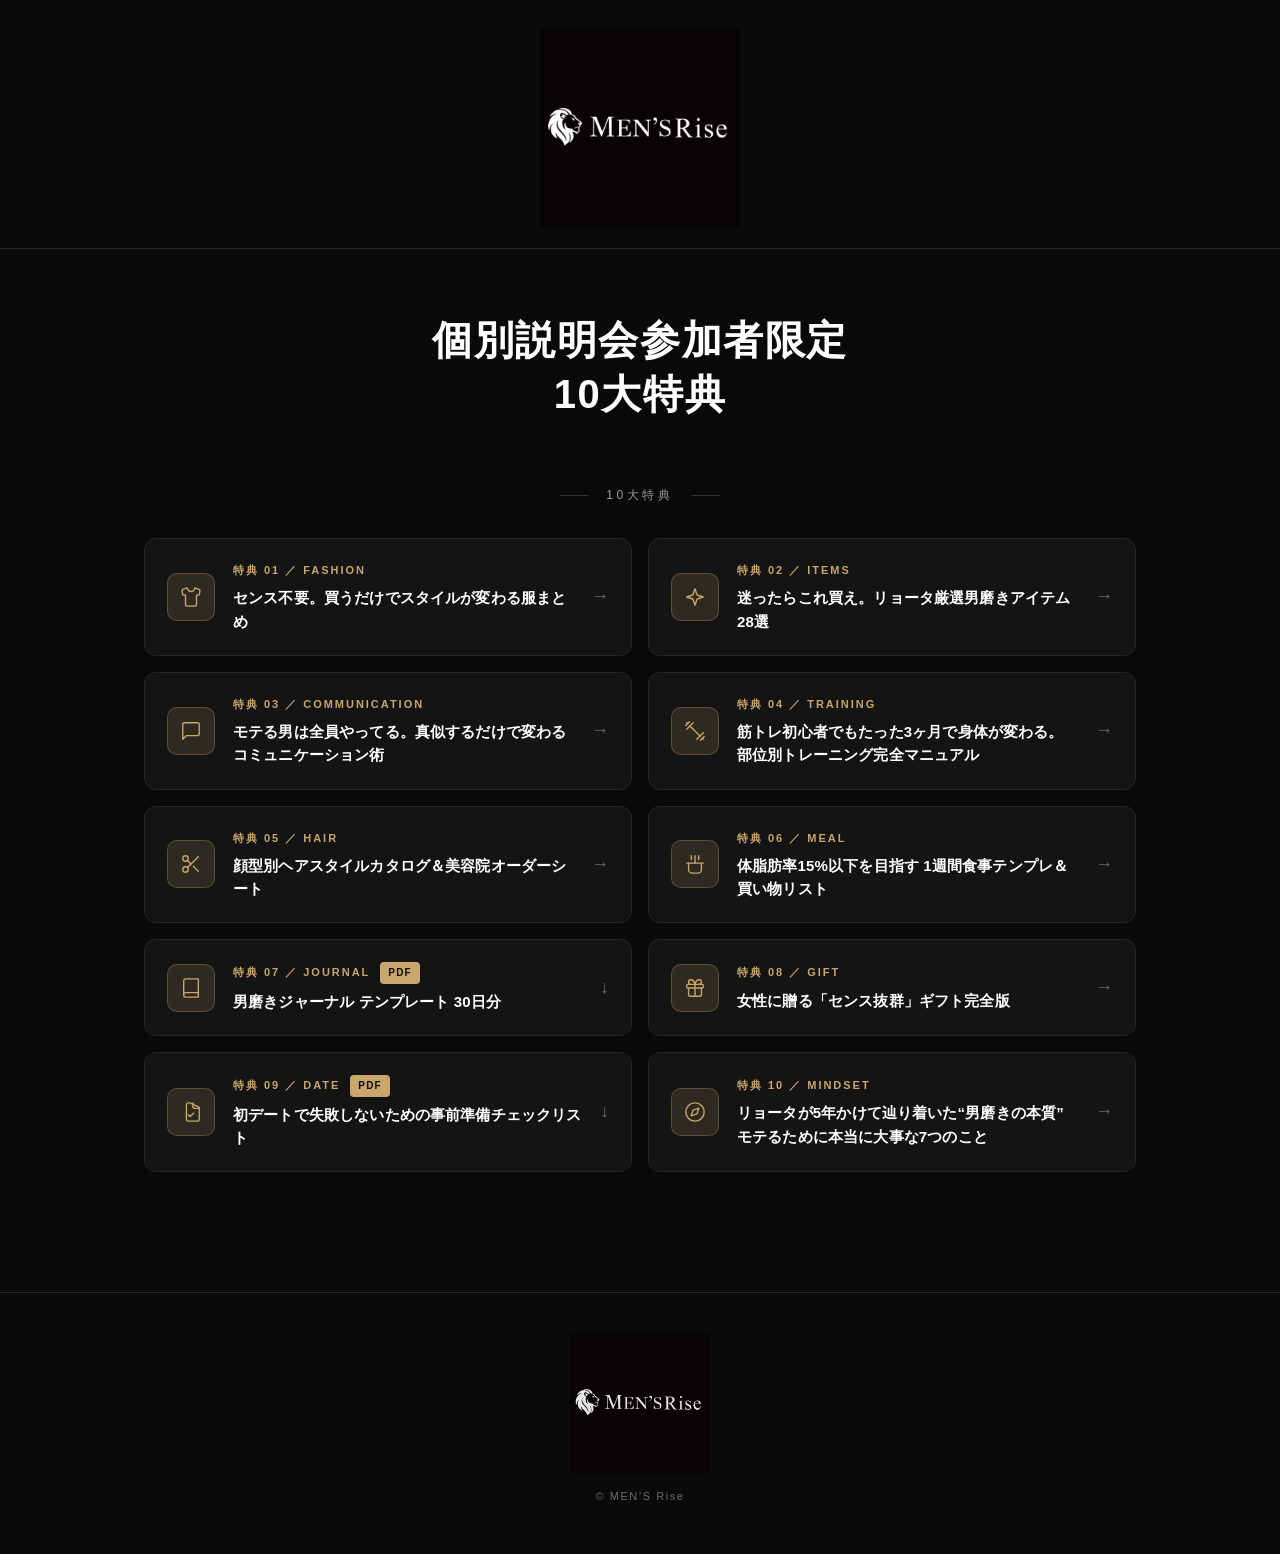
<file: index.html>
<!DOCTYPE html>
<html lang="ja">
<head>
  <meta charset="UTF-8">
  <meta name="viewport" content="width=device-width, initial-scale=1.0">
  <title>個別説明会参加者限定 10大特典 | MEN'S Rise</title>
  <link rel="stylesheet" href="assets/style.css">
  <meta name="robots" content="noindex, nofollow">
</head>
<body>
  <header class="site-header">
    <div class="header-inner">
      <img src="assets/images/logo-white.png" alt="MEN'S Rise" class="brand-logo">
    </div>
  </header>

  <main class="main-content">
    <div class="container">

      <section class="hero">
        <h1 class="hero-title">個別説明会参加者限定<br>10大特典</h1>
      </section>

      <section class="benefits-section">
        <div class="section-divider">
          <span class="section-divider-label">10大特典</span>
        </div>

        <div class="benefits-grid">

          <!-- 特典01 -->
          <article class="benefit-card">
            <a href="benefits/01-fashion.html" class="card-link">
              <div class="card-icon">
                <svg viewBox="0 0 24 24" fill="none" stroke="currentColor" stroke-width="1.5" stroke-linecap="round" stroke-linejoin="round" aria-hidden="true">
                  <path d="M20.38 3.46 16 2a4 4 0 0 1-8 0L3.62 3.46a2 2 0 0 0-1.34 2.23l.58 3.47a1 1 0 0 0 .99.84H6v10c0 1.1.9 2 2 2h8a2 2 0 0 0 2-2V10h2.15a1 1 0 0 0 .99-.84l.58-3.47a2 2 0 0 0-1.34-2.23z"/>
                </svg>
              </div>
              <div class="card-content">
                <div class="card-meta">特典 01 ／ FASHION</div>
                <h3 class="card-title">センス不要。買うだけでスタイルが変わる服まとめ</h3>
              </div>
              <span class="card-arrow" aria-hidden="true">→</span>
            </a>
          </article>

          <!-- 特典02 -->
          <article class="benefit-card">
            <a href="benefits/02-items.html" class="card-link">
              <div class="card-icon">
                <svg viewBox="0 0 24 24" fill="none" stroke="currentColor" stroke-width="1.5" stroke-linecap="round" stroke-linejoin="round" aria-hidden="true">
                  <path d="m12 3-1.9 5.8a2 2 0 0 1-1.3 1.3L3 12l5.8 1.9a2 2 0 0 1 1.3 1.3L12 21l1.9-5.8a2 2 0 0 1 1.3-1.3L21 12l-5.8-1.9a2 2 0 0 1-1.3-1.3Z"/>
                </svg>
              </div>
              <div class="card-content">
                <div class="card-meta">特典 02 ／ ITEMS</div>
                <h3 class="card-title">迷ったらこれ買え。リョータ厳選男磨きアイテム28選</h3>
              </div>
              <span class="card-arrow" aria-hidden="true">→</span>
            </a>
          </article>

          <!-- 特典03 -->
          <article class="benefit-card">
            <a href="benefits/03-communication.html" class="card-link">
              <div class="card-icon">
                <svg viewBox="0 0 24 24" fill="none" stroke="currentColor" stroke-width="1.5" stroke-linecap="round" stroke-linejoin="round" aria-hidden="true">
                  <path d="M21 15a2 2 0 0 1-2 2H7l-4 4V5a2 2 0 0 1 2-2h14a2 2 0 0 1 2 2z"/>
                </svg>
              </div>
              <div class="card-content">
                <div class="card-meta">特典 03 ／ COMMUNICATION</div>
                <h3 class="card-title">モテる男は全員やってる。真似するだけで変わるコミュニケーション術</h3>
              </div>
              <span class="card-arrow" aria-hidden="true">→</span>
            </a>
          </article>

          <!-- 特典04 -->
          <article class="benefit-card">
            <a href="benefits/04-training.html" class="card-link">
              <div class="card-icon">
                <svg viewBox="0 0 24 24" fill="none" stroke="currentColor" stroke-width="1.5" stroke-linecap="round" stroke-linejoin="round" aria-hidden="true">
                  <path d="m6.5 6.5 11 11"/>
                  <path d="m21 21-1-1"/>
                  <path d="m3 3 1 1"/>
                  <path d="m18 22 4-4"/>
                  <path d="m2 6 4-4"/>
                  <path d="m3 10 7-7"/>
                  <path d="m14 21 7-7"/>
                </svg>
              </div>
              <div class="card-content">
                <div class="card-meta">特典 04 ／ TRAINING</div>
                <h3 class="card-title">筋トレ初心者でもたった3ヶ月で身体が変わる。部位別トレーニング完全マニュアル</h3>
              </div>
              <span class="card-arrow" aria-hidden="true">→</span>
            </a>
          </article>

          <!-- 特典05 -->
          <article class="benefit-card">
            <a href="benefits/05-hair.html" class="card-link">
              <div class="card-icon">
                <svg viewBox="0 0 24 24" fill="none" stroke="currentColor" stroke-width="1.5" stroke-linecap="round" stroke-linejoin="round" aria-hidden="true">
                  <circle cx="6" cy="6" r="3"/>
                  <circle cx="6" cy="18" r="3"/>
                  <line x1="20" x2="8.12" y1="4" y2="15.88"/>
                  <line x1="14.47" x2="20" y1="14.48" y2="20"/>
                  <line x1="8.12" x2="12" y1="8.12" y2="12"/>
                </svg>
              </div>
              <div class="card-content">
                <div class="card-meta">特典 05 ／ HAIR</div>
                <h3 class="card-title">顔型別ヘアスタイルカタログ＆美容院オーダーシート</h3>
              </div>
              <span class="card-arrow" aria-hidden="true">→</span>
            </a>
          </article>

          <!-- 特典06 -->
          <article class="benefit-card">
            <a href="benefits/06-meal.html" class="card-link">
              <div class="card-icon">
                <svg viewBox="0 0 24 24" fill="none" stroke="currentColor" stroke-width="1.5" stroke-linecap="round" stroke-linejoin="round" aria-hidden="true">
                  <path d="M3 11h18"/>
                  <path d="M12 11V3"/>
                  <path d="M5 11v7a4 4 0 0 0 4 4h6a4 4 0 0 0 4-4v-7"/>
                  <path d="M8 7V3"/>
                  <path d="M16 7V3"/>
                </svg>
              </div>
              <div class="card-content">
                <div class="card-meta">特典 06 ／ MEAL</div>
                <h3 class="card-title">体脂肪率15%以下を目指す 1週間食事テンプレ＆買い物リスト</h3>
              </div>
              <span class="card-arrow" aria-hidden="true">→</span>
            </a>
          </article>

          <!-- 特典07 (PDF) -->
          <article class="benefit-card">
            <a href="pdf/07-journal.pdf" class="card-link" download>
              <div class="card-icon">
                <svg viewBox="0 0 24 24" fill="none" stroke="currentColor" stroke-width="1.5" stroke-linecap="round" stroke-linejoin="round" aria-hidden="true">
                  <path d="M4 19.5v-15A2.5 2.5 0 0 1 6.5 2H20v20H6.5a2.5 2.5 0 0 1 0-5H20"/>
                </svg>
              </div>
              <div class="card-content">
                <div class="card-meta">特典 07 ／ JOURNAL <span class="card-badge">PDF</span></div>
                <h3 class="card-title">男磨きジャーナル テンプレート 30日分</h3>
              </div>
              <span class="card-arrow" aria-hidden="true">↓</span>
            </a>
          </article>

          <!-- 特典08 -->
          <article class="benefit-card">
            <a href="benefits/08-gift.html" class="card-link">
              <div class="card-icon">
                <svg viewBox="0 0 24 24" fill="none" stroke="currentColor" stroke-width="1.5" stroke-linecap="round" stroke-linejoin="round" aria-hidden="true">
                  <rect x="3" y="8" width="18" height="4" rx="1"/>
                  <path d="M12 8v13"/>
                  <path d="M19 12v7a2 2 0 0 1-2 2H7a2 2 0 0 1-2-2v-7"/>
                  <path d="M7.5 8a2.5 2.5 0 0 1 0-5A4.8 8 0 0 1 12 8a4.8 8 0 0 1 4.5-5 2.5 2.5 0 0 1 0 5"/>
                </svg>
              </div>
              <div class="card-content">
                <div class="card-meta">特典 08 ／ GIFT</div>
                <h3 class="card-title">女性に贈る「センス抜群」ギフト完全版</h3>
              </div>
              <span class="card-arrow" aria-hidden="true">→</span>
            </a>
          </article>

          <!-- 特典09 (PDF) -->
          <article class="benefit-card">
            <a href="pdf/09-date-checklist.pdf" class="card-link" download>
              <div class="card-icon">
                <svg viewBox="0 0 24 24" fill="none" stroke="currentColor" stroke-width="1.5" stroke-linecap="round" stroke-linejoin="round" aria-hidden="true">
                  <path d="M11 2H9a2 2 0 0 0-2 2v16a2 2 0 0 0 2 2h10a2 2 0 0 0 2-2V7Z"/>
                  <path d="M14 2v4a2 2 0 0 0 2 2h5"/>
                  <path d="m9 15 2 2 4-4"/>
                </svg>
              </div>
              <div class="card-content">
                <div class="card-meta">特典 09 ／ DATE <span class="card-badge">PDF</span></div>
                <h3 class="card-title">初デートで失敗しないための事前準備チェックリスト</h3>
              </div>
              <span class="card-arrow" aria-hidden="true">↓</span>
            </a>
          </article>

          <!-- 特典10 -->
          <article class="benefit-card">
            <a href="benefits/10-mindset.html" class="card-link">
              <div class="card-icon">
                <svg viewBox="0 0 24 24" fill="none" stroke="currentColor" stroke-width="1.5" stroke-linecap="round" stroke-linejoin="round" aria-hidden="true">
                  <circle cx="12" cy="12" r="10"/>
                  <polygon points="16.24 7.76 14.12 14.12 7.76 16.24 9.88 9.88 16.24 7.76"/>
                </svg>
              </div>
              <div class="card-content">
                <div class="card-meta">特典 10 ／ MINDSET</div>
                <h3 class="card-title">リョータが5年かけて辿り着いた&ldquo;男磨きの本質&rdquo; モテるために本当に大事な7つのこと</h3>
              </div>
              <span class="card-arrow" aria-hidden="true">→</span>
            </a>
          </article>

        </div>
      </section>
    </div>
  </main>

  <footer class="site-footer">
    <div class="footer-inner">
      <img src="assets/images/logo-white.png" alt="MEN'S Rise" class="brand-logo brand-logo--footer">
      <p class="footer-copy">&copy; MEN&rsquo;S Rise</p>
    </div>
  </footer>
</body>
</html>
</file>
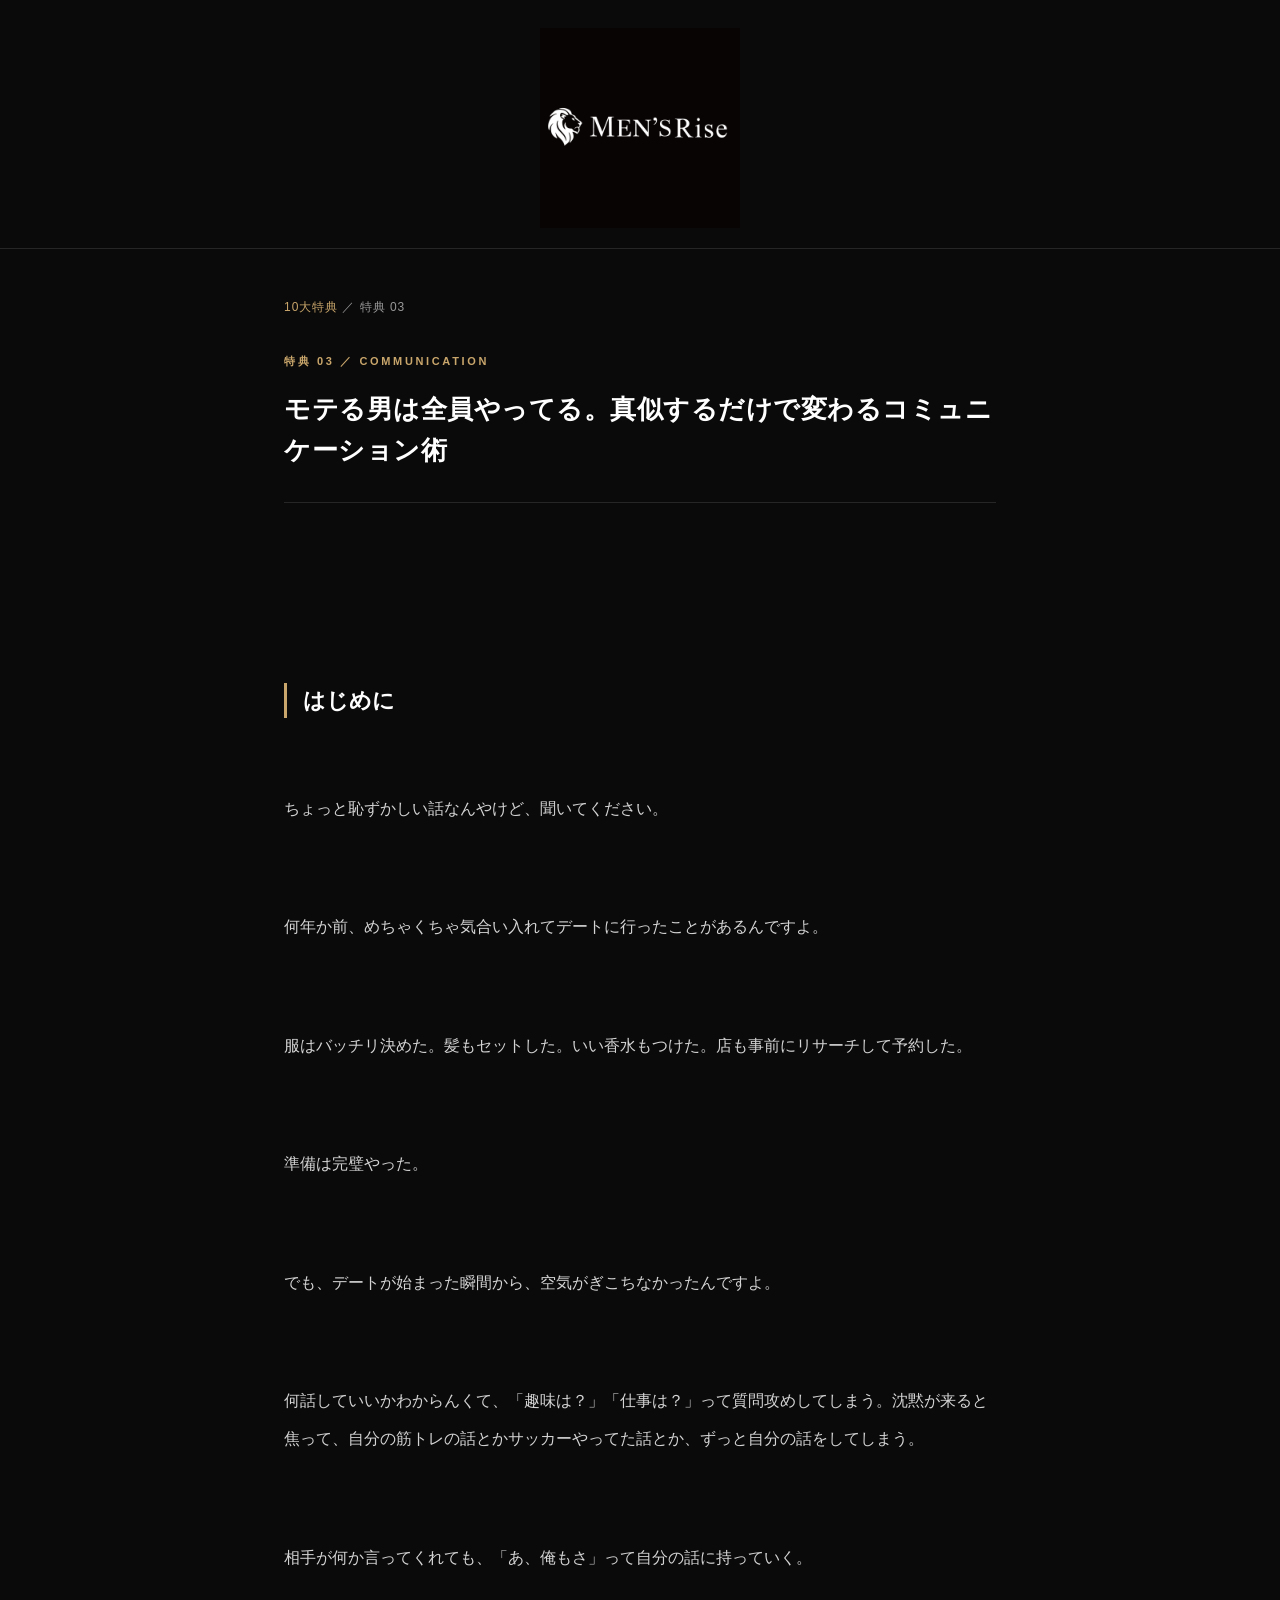
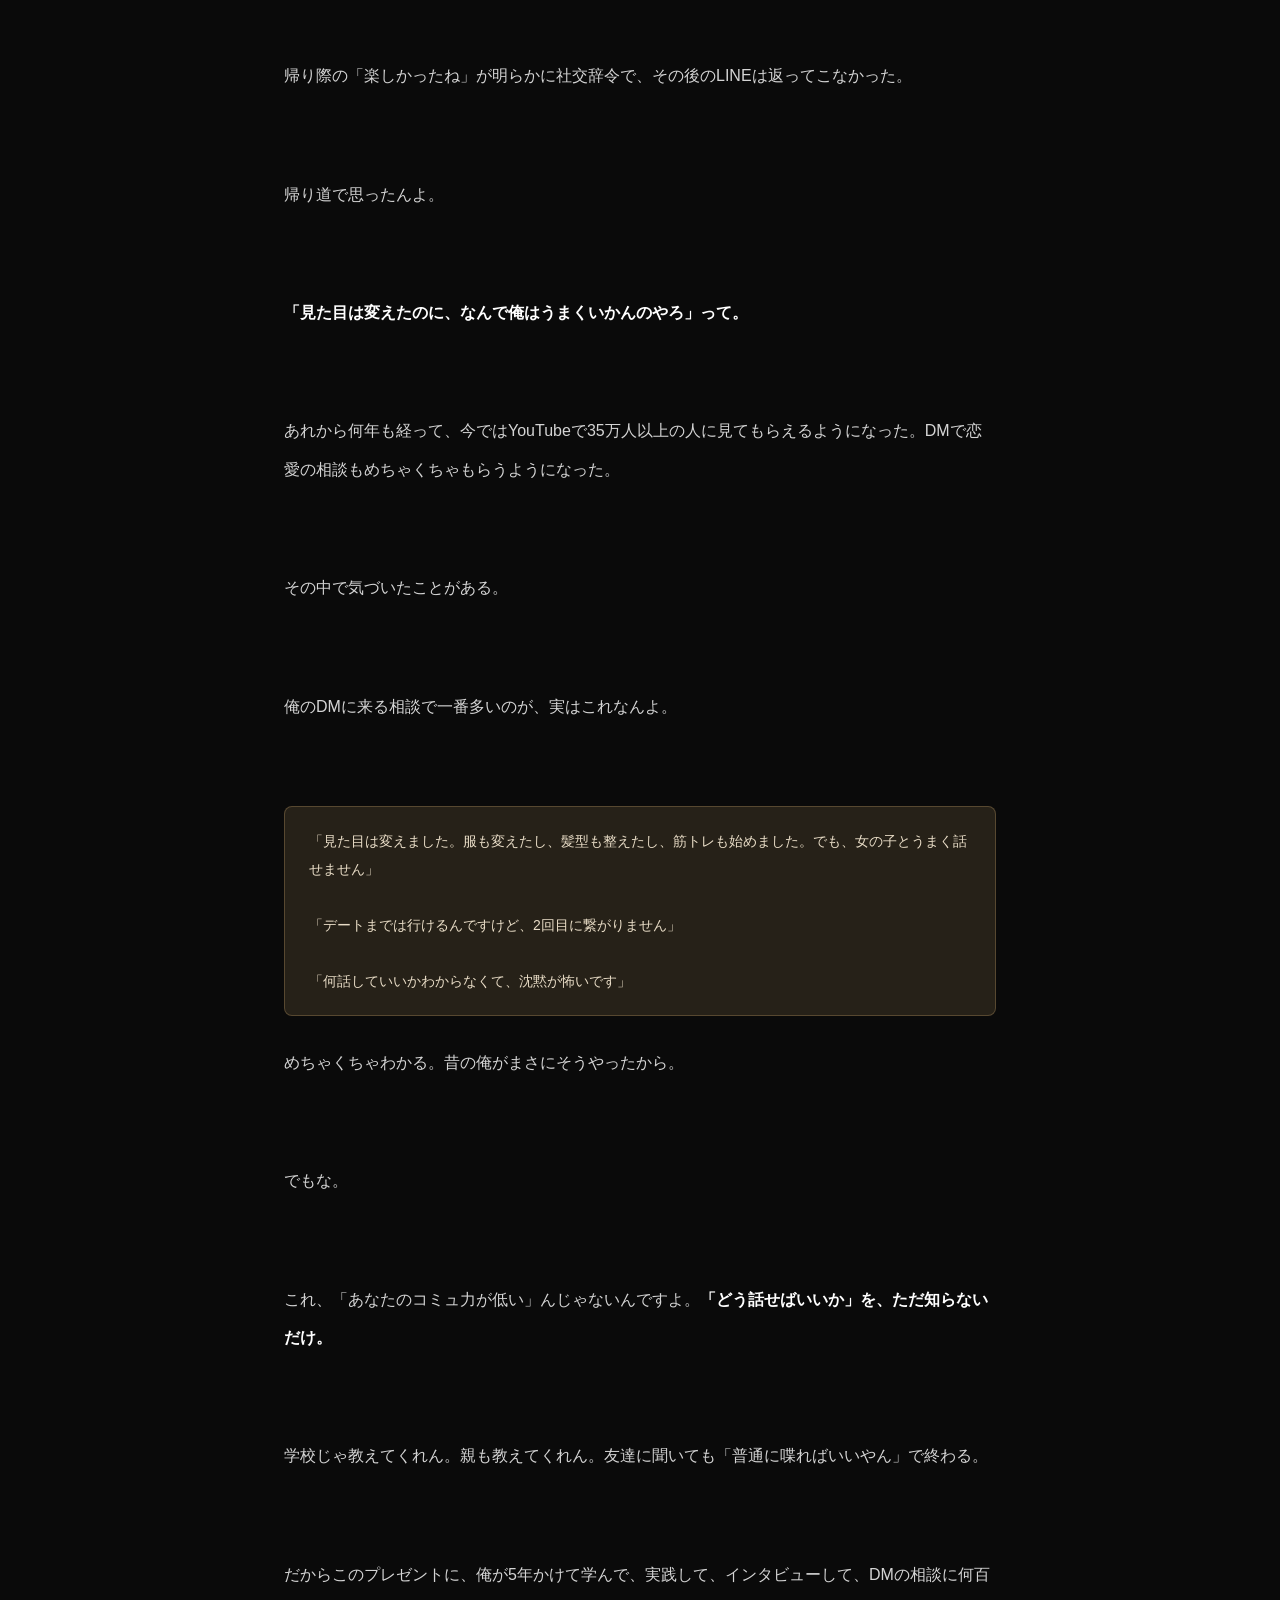
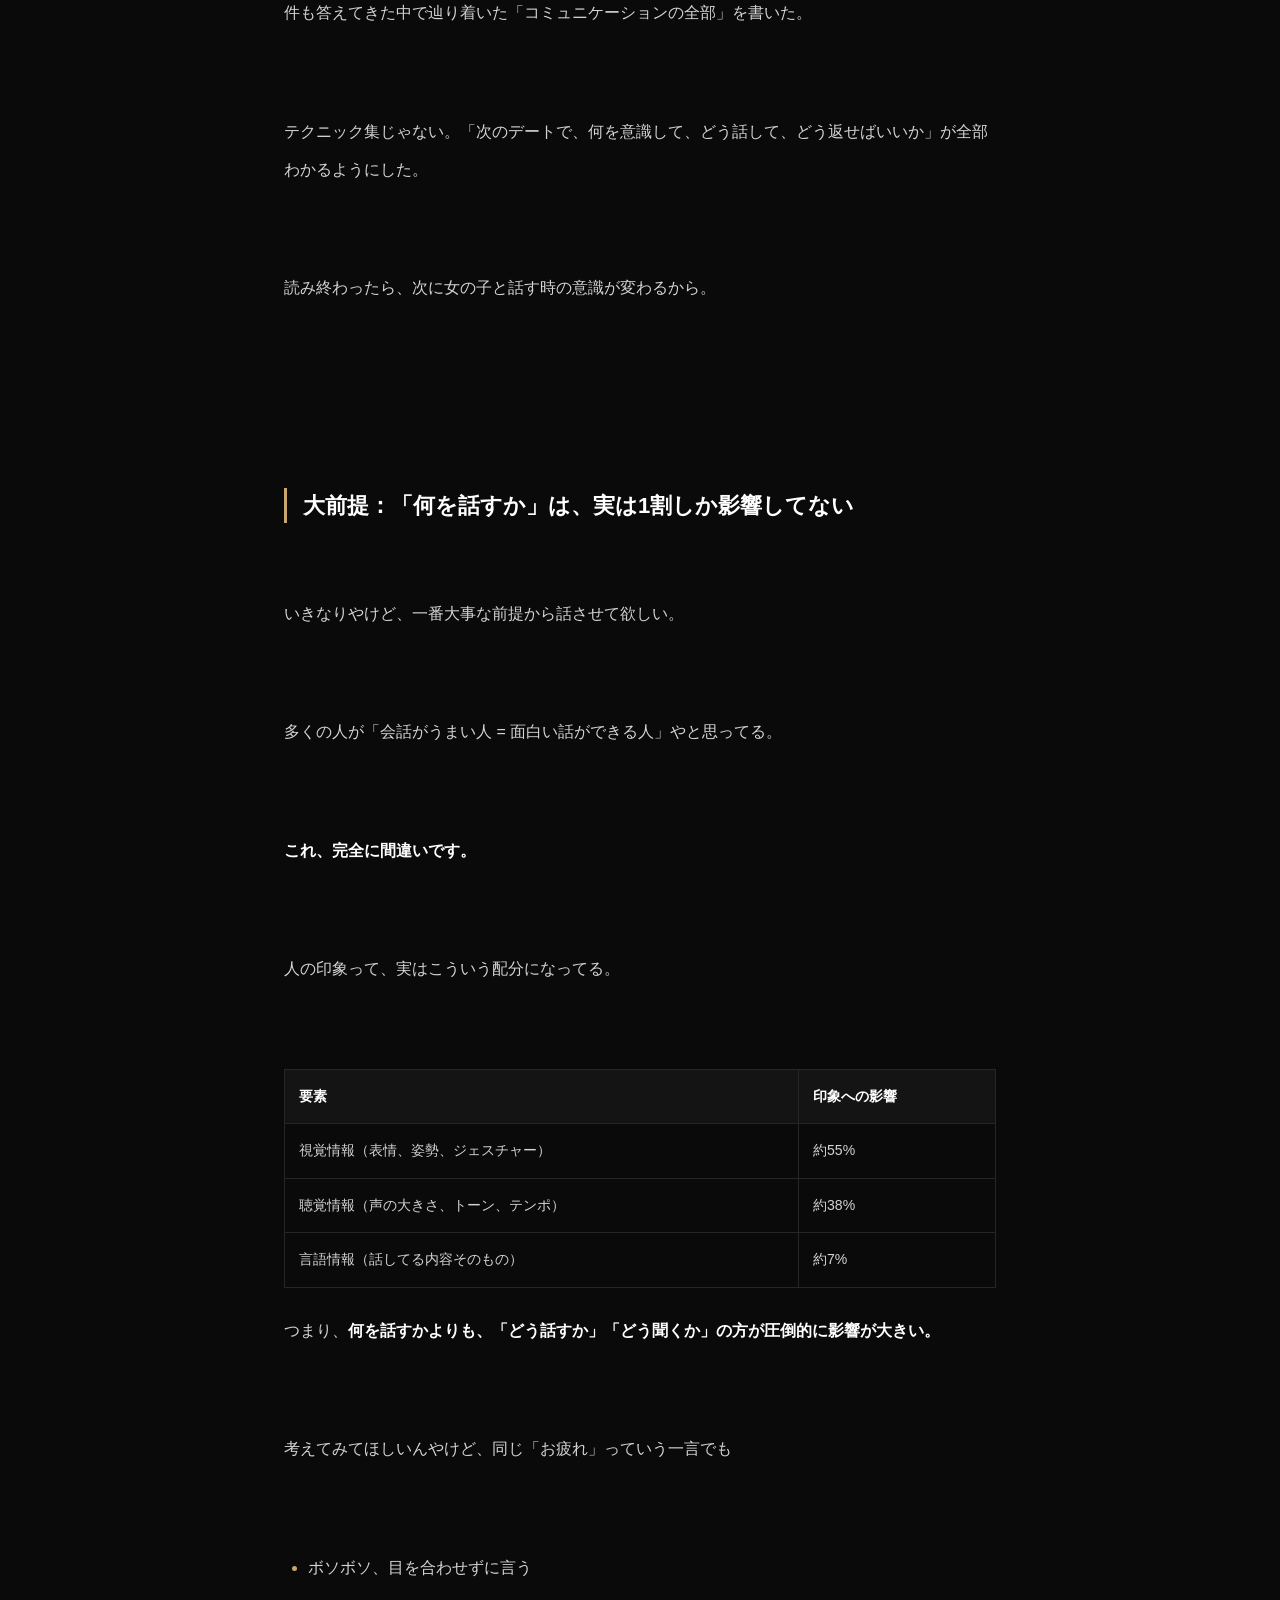
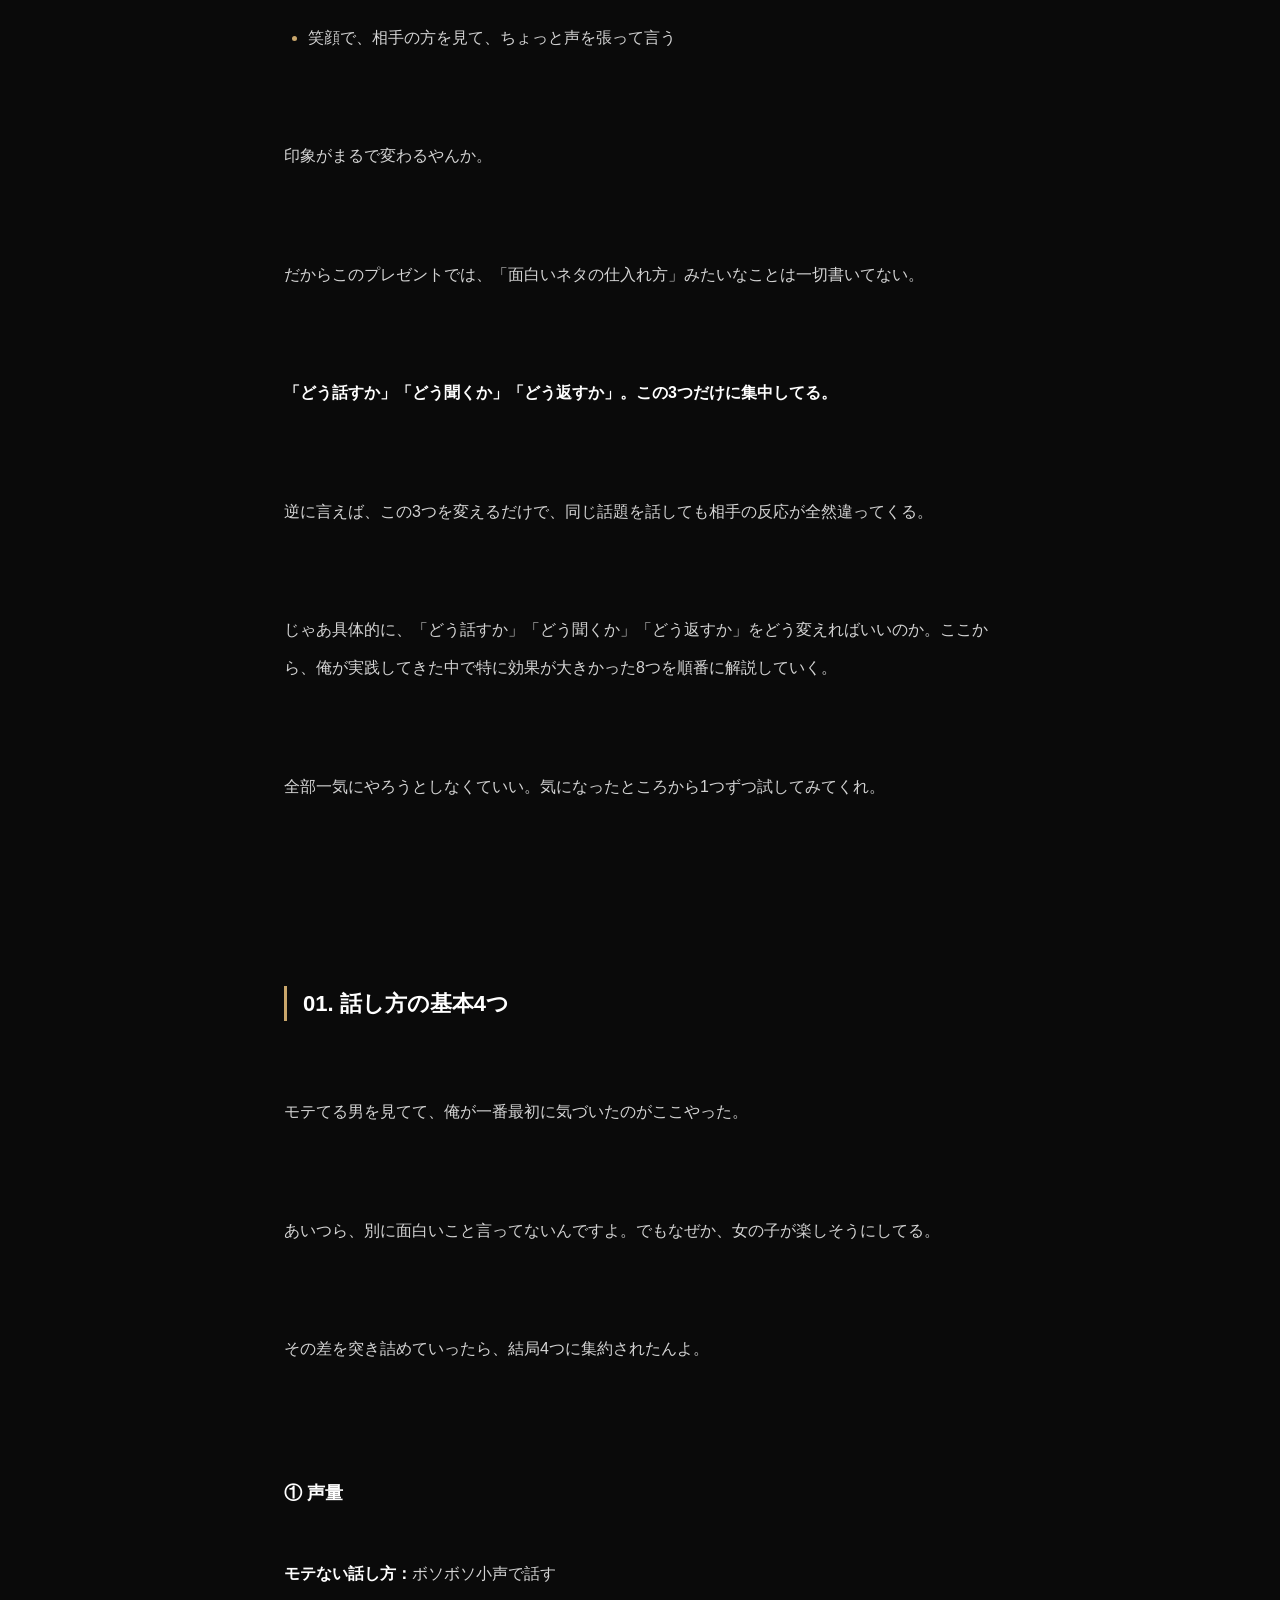
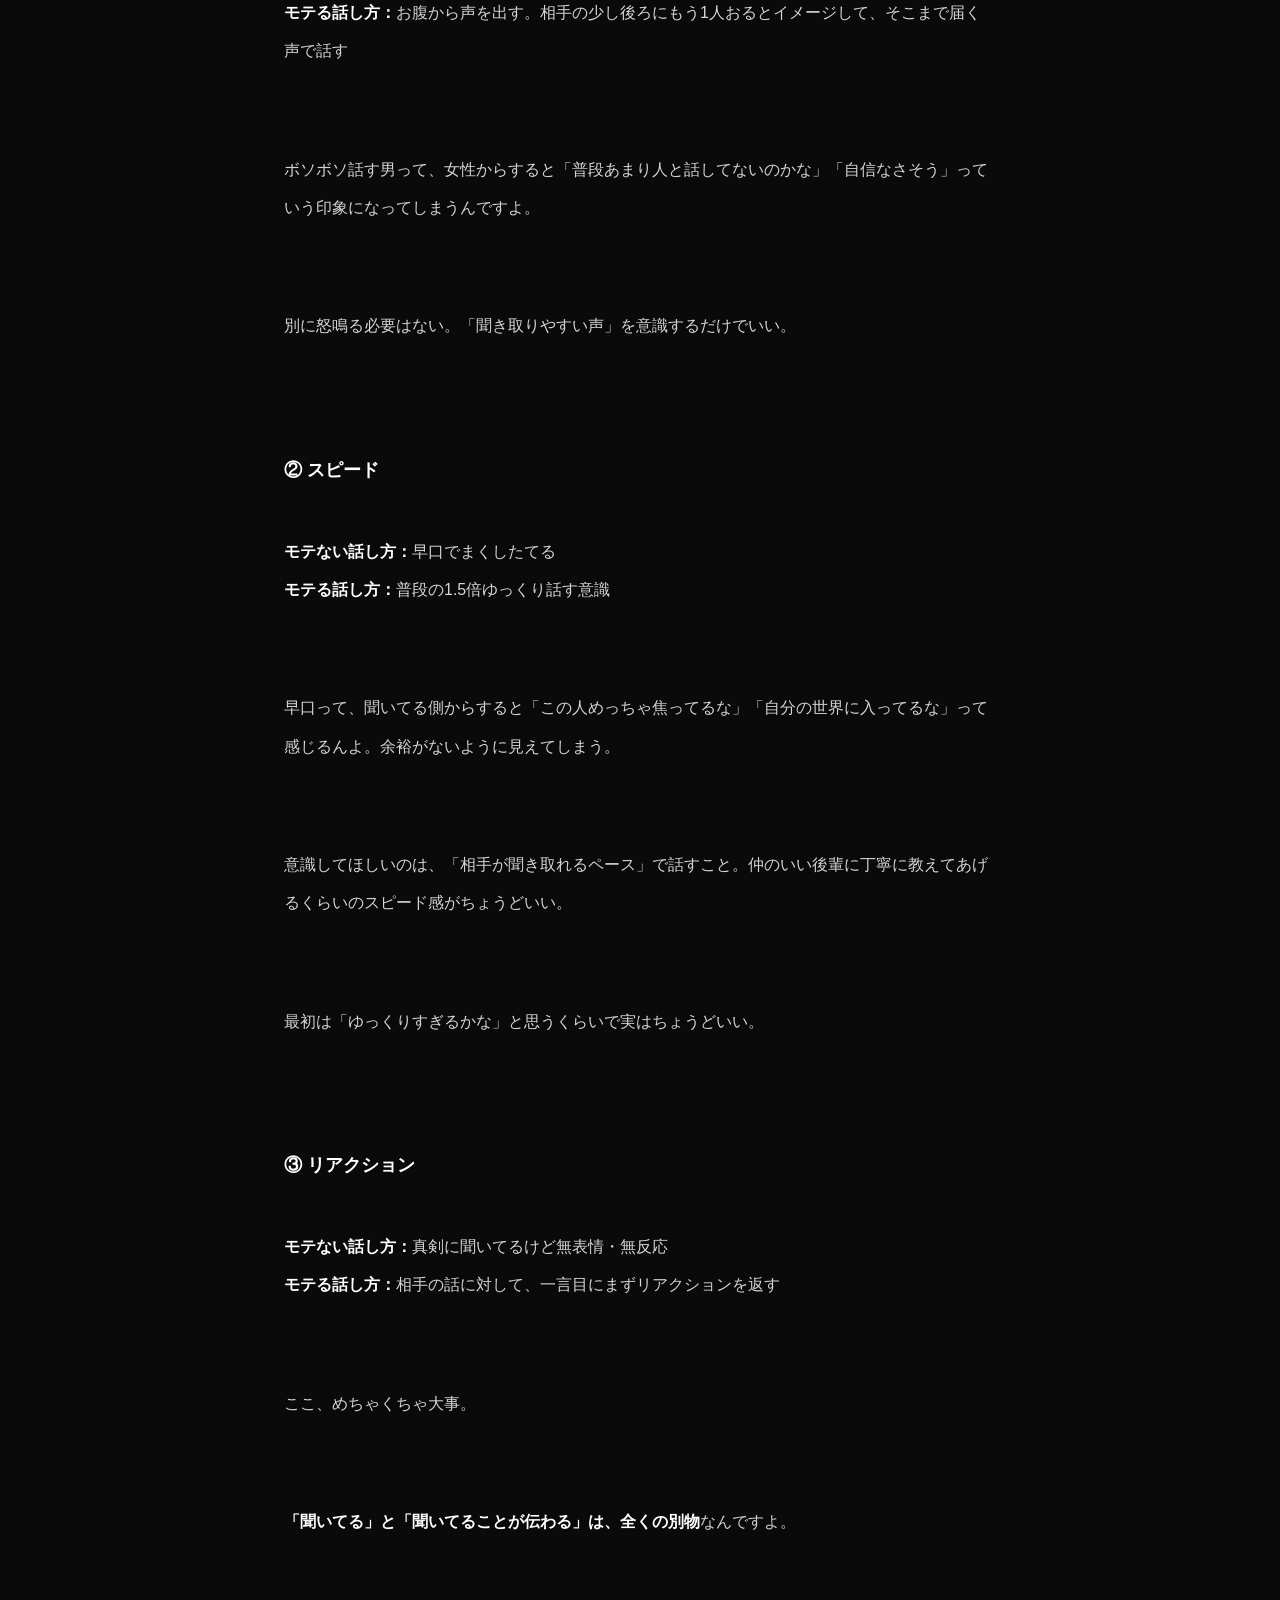
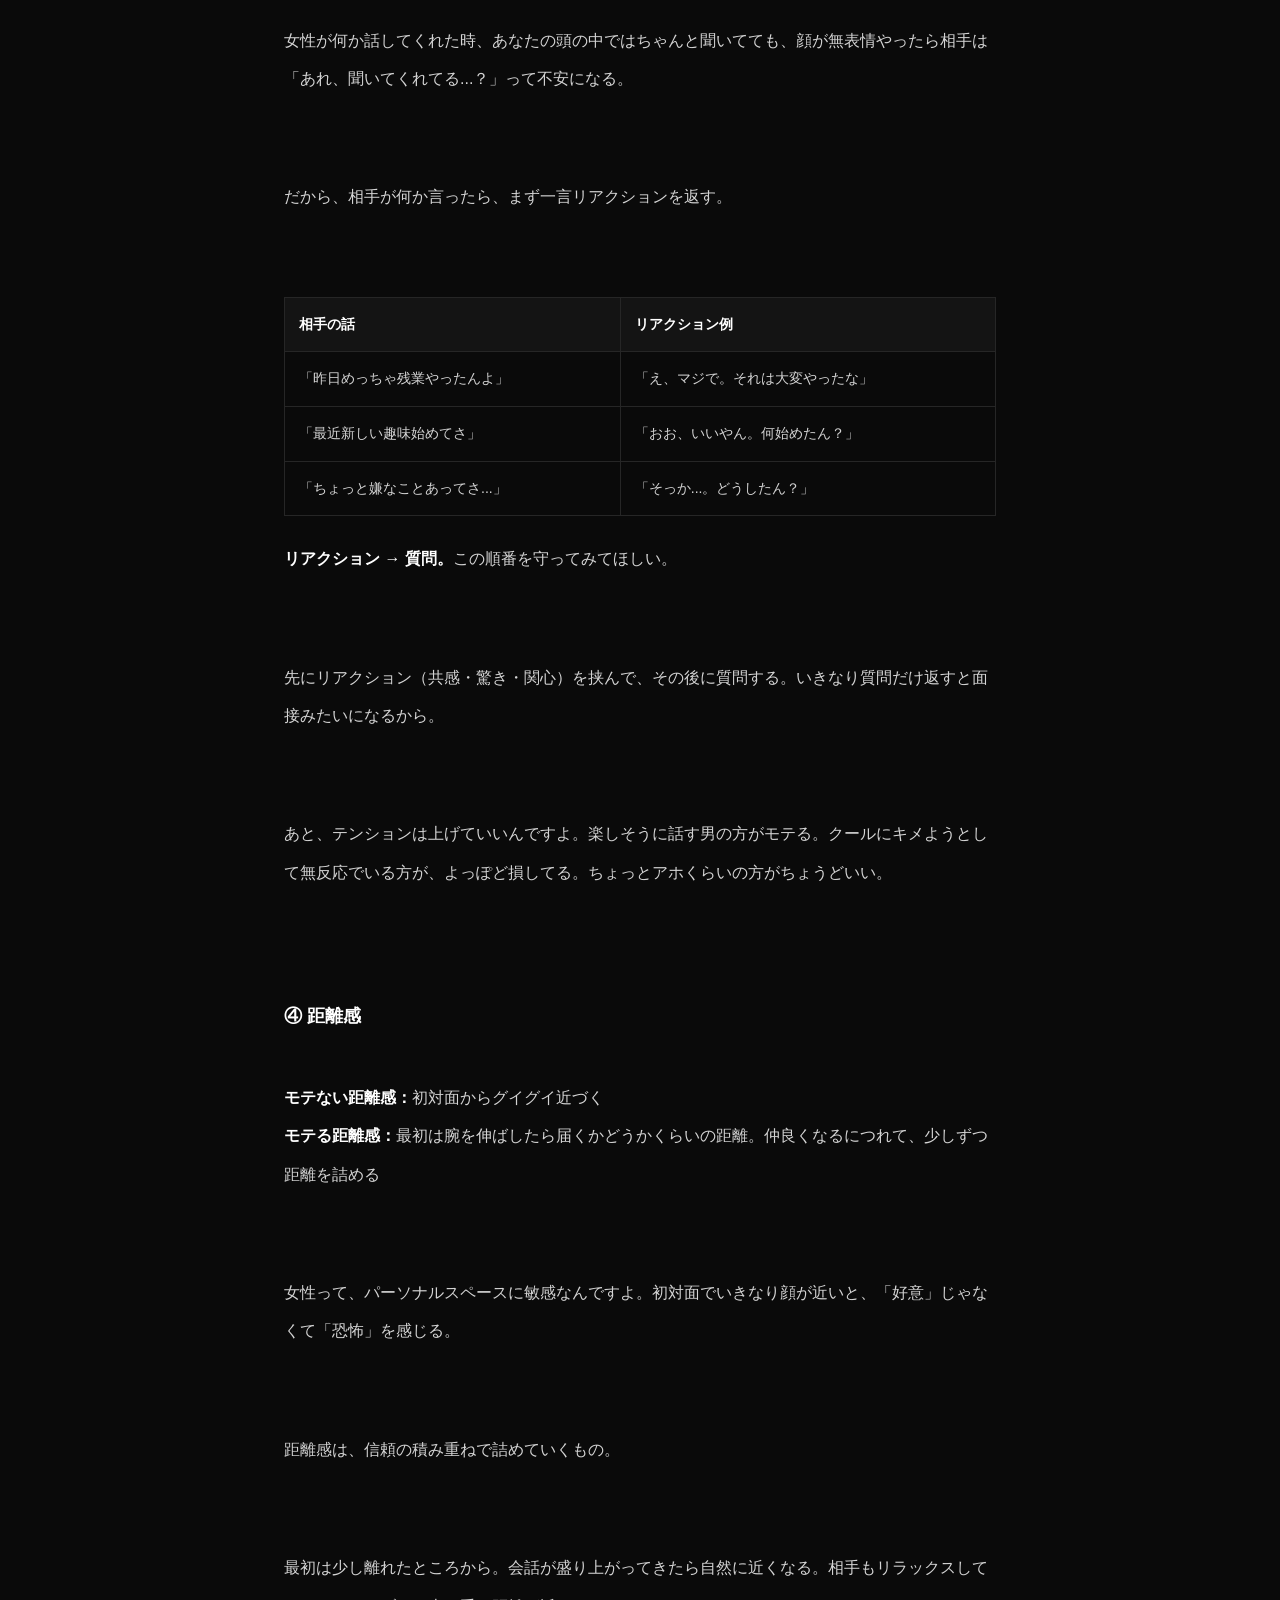
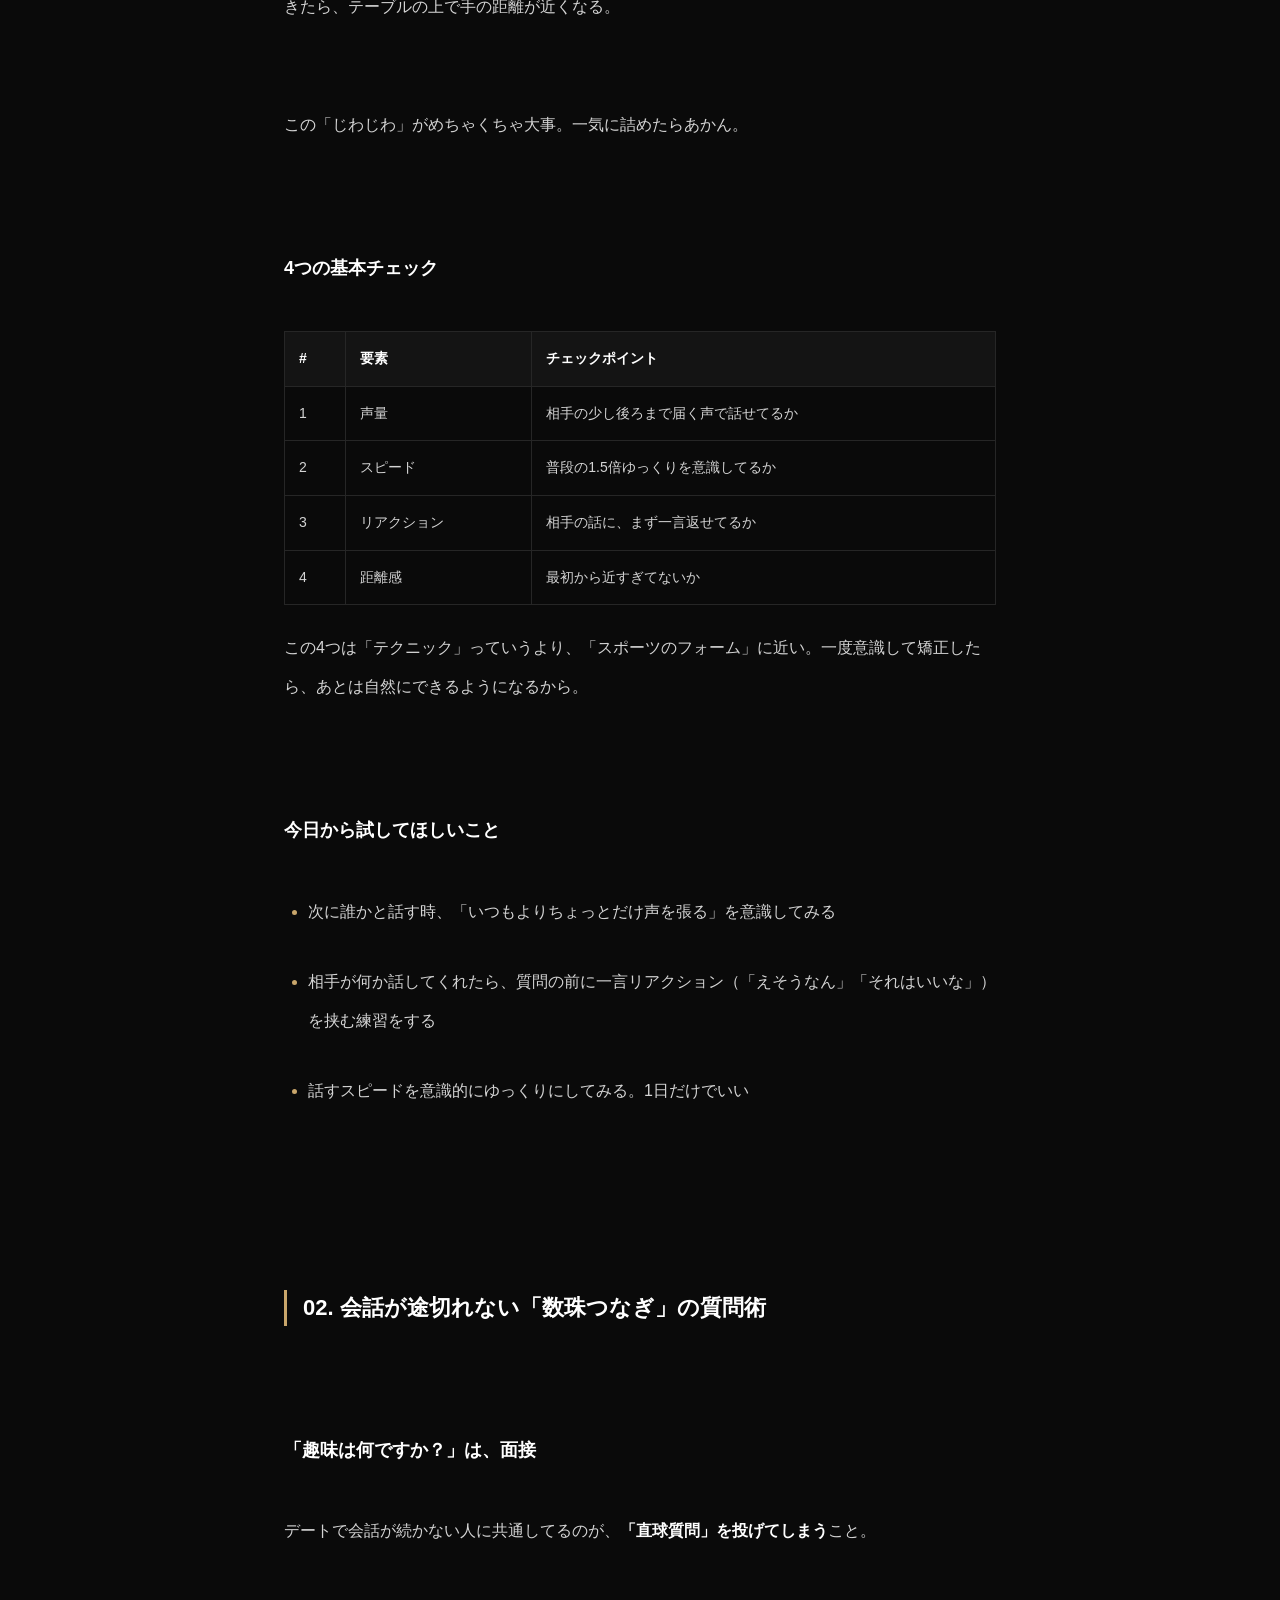
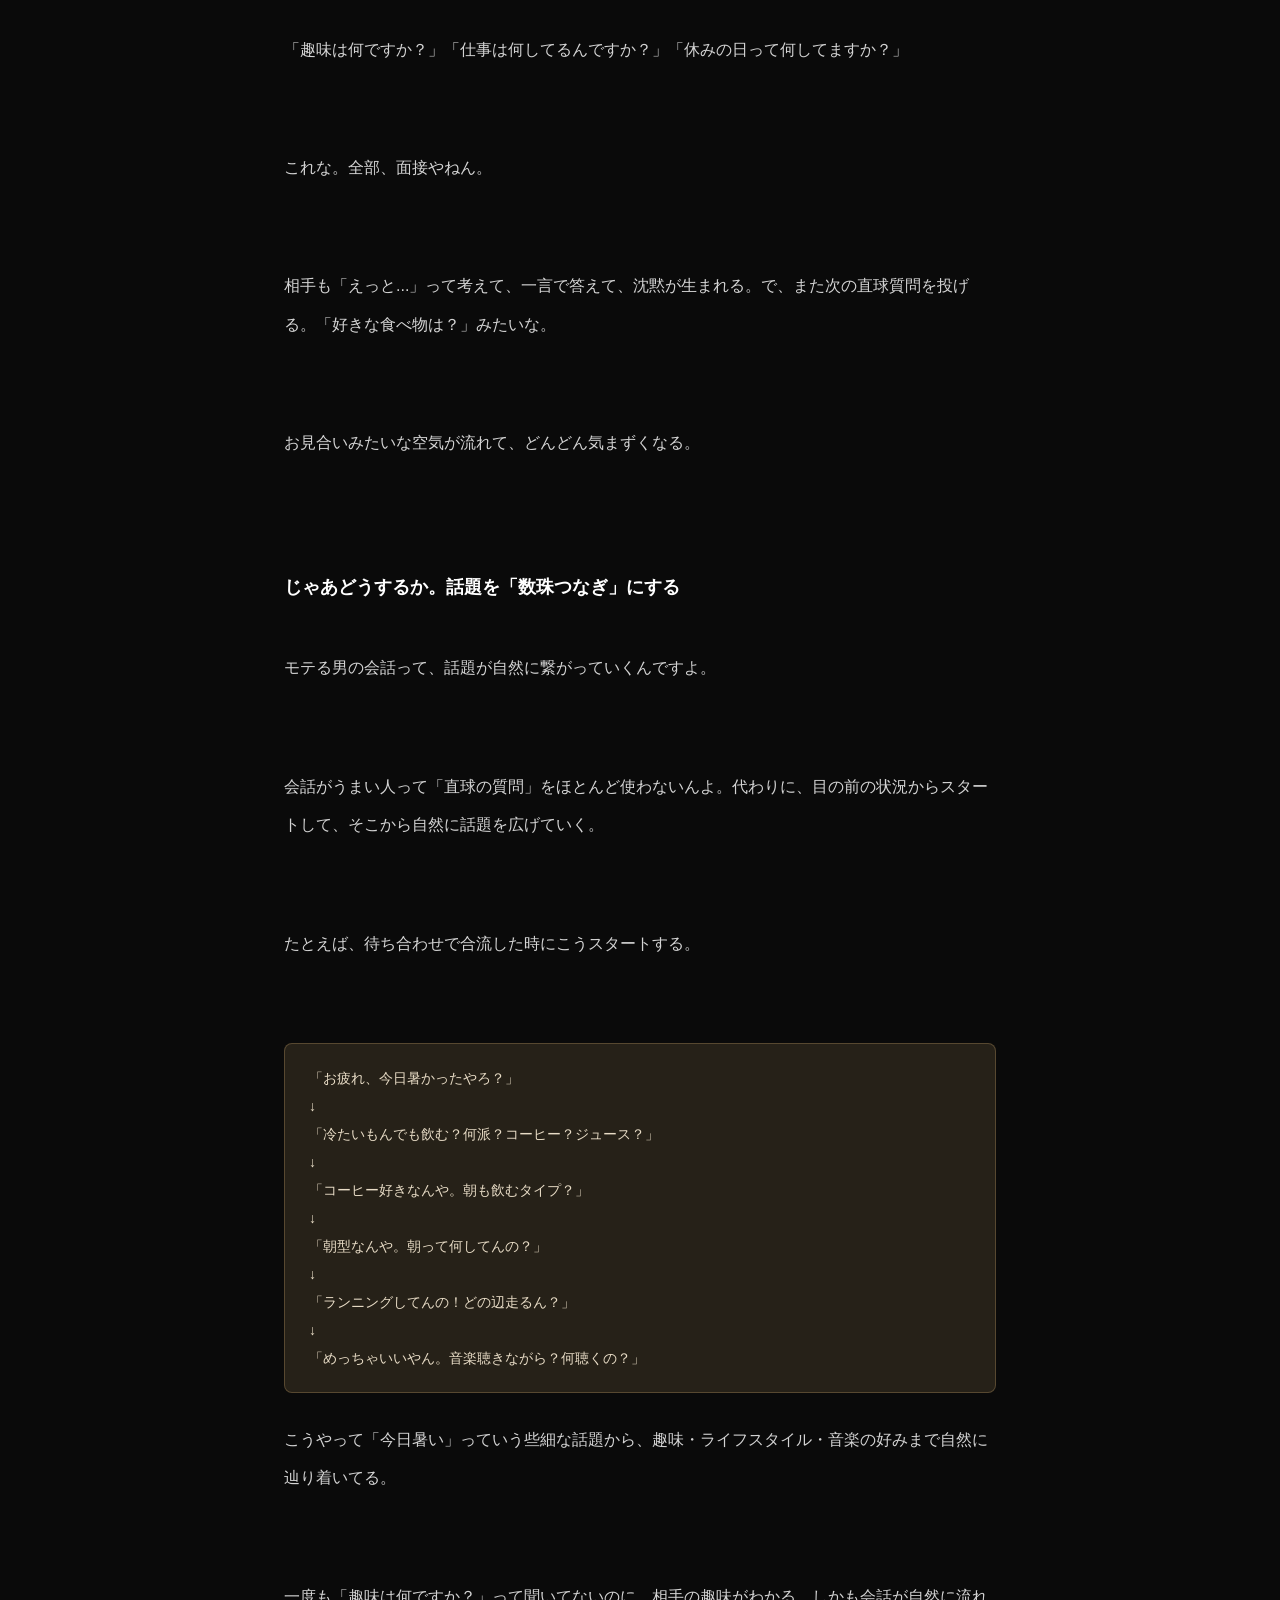
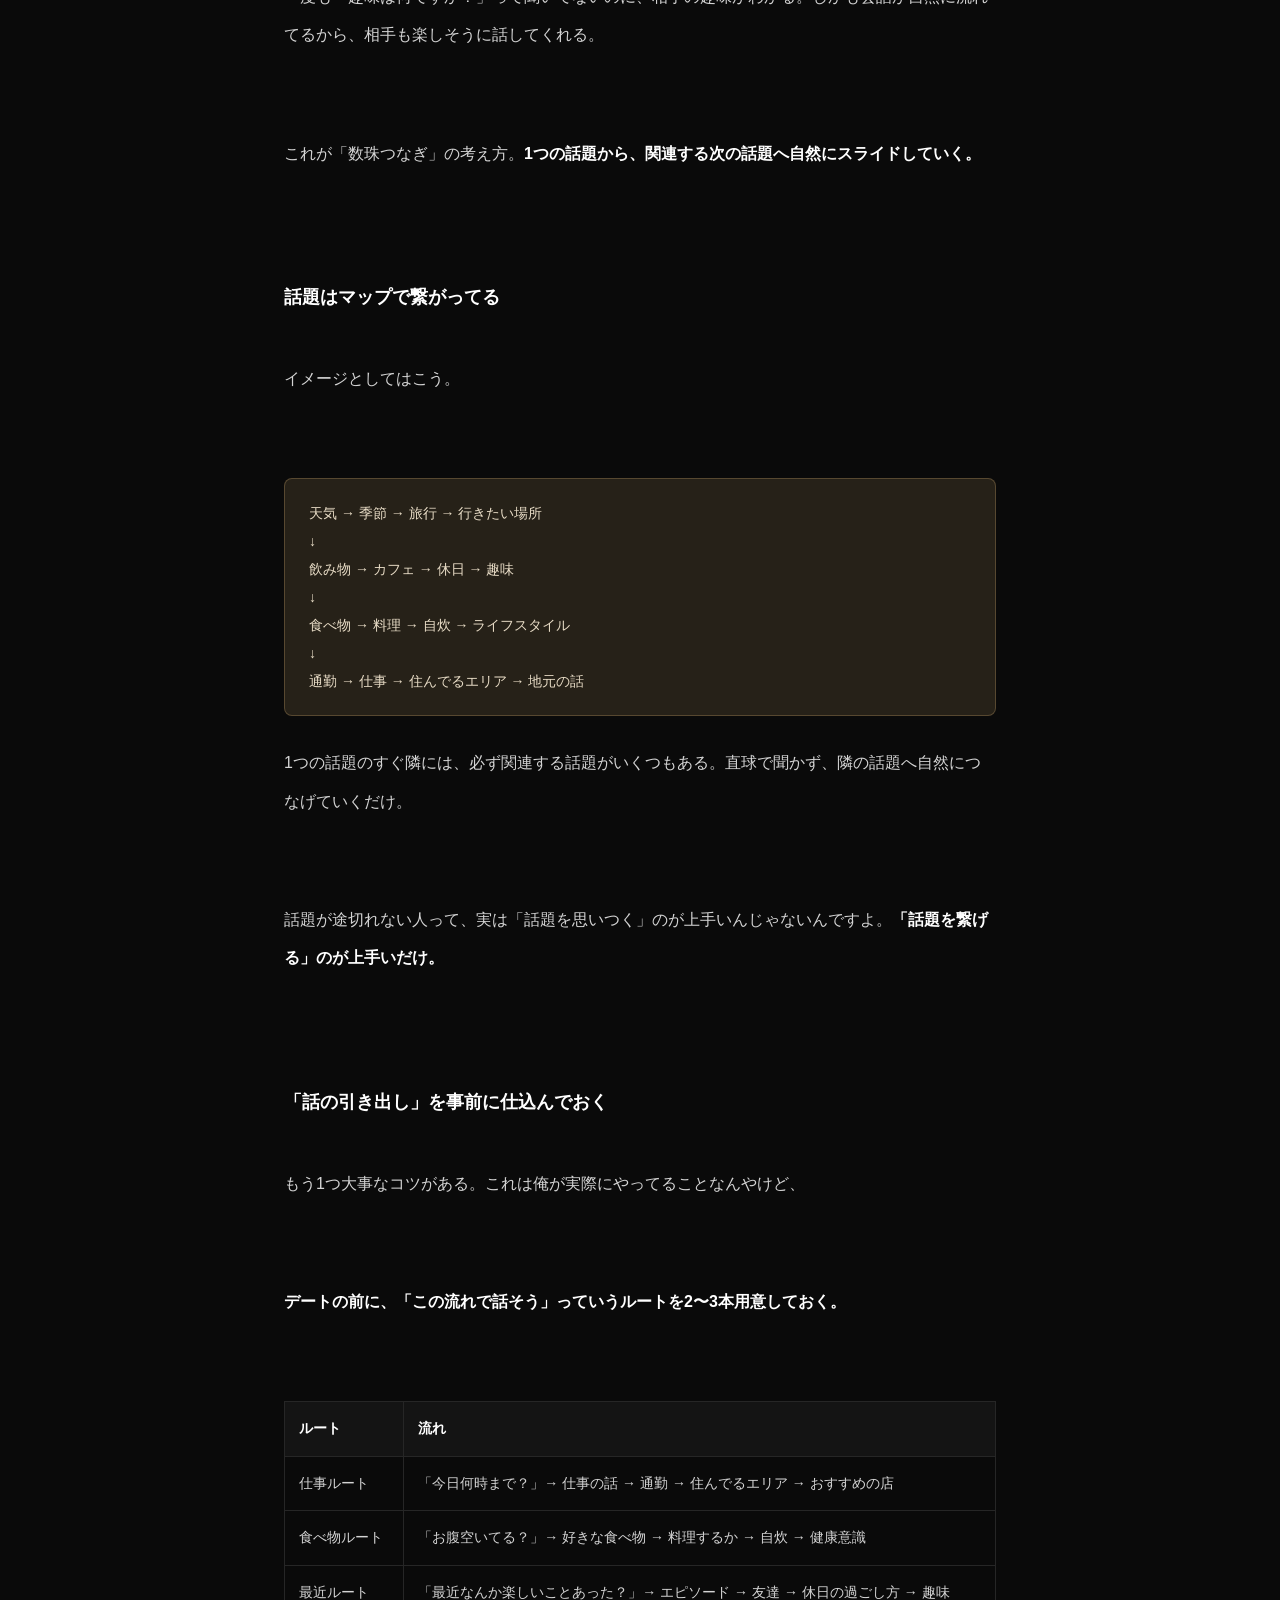
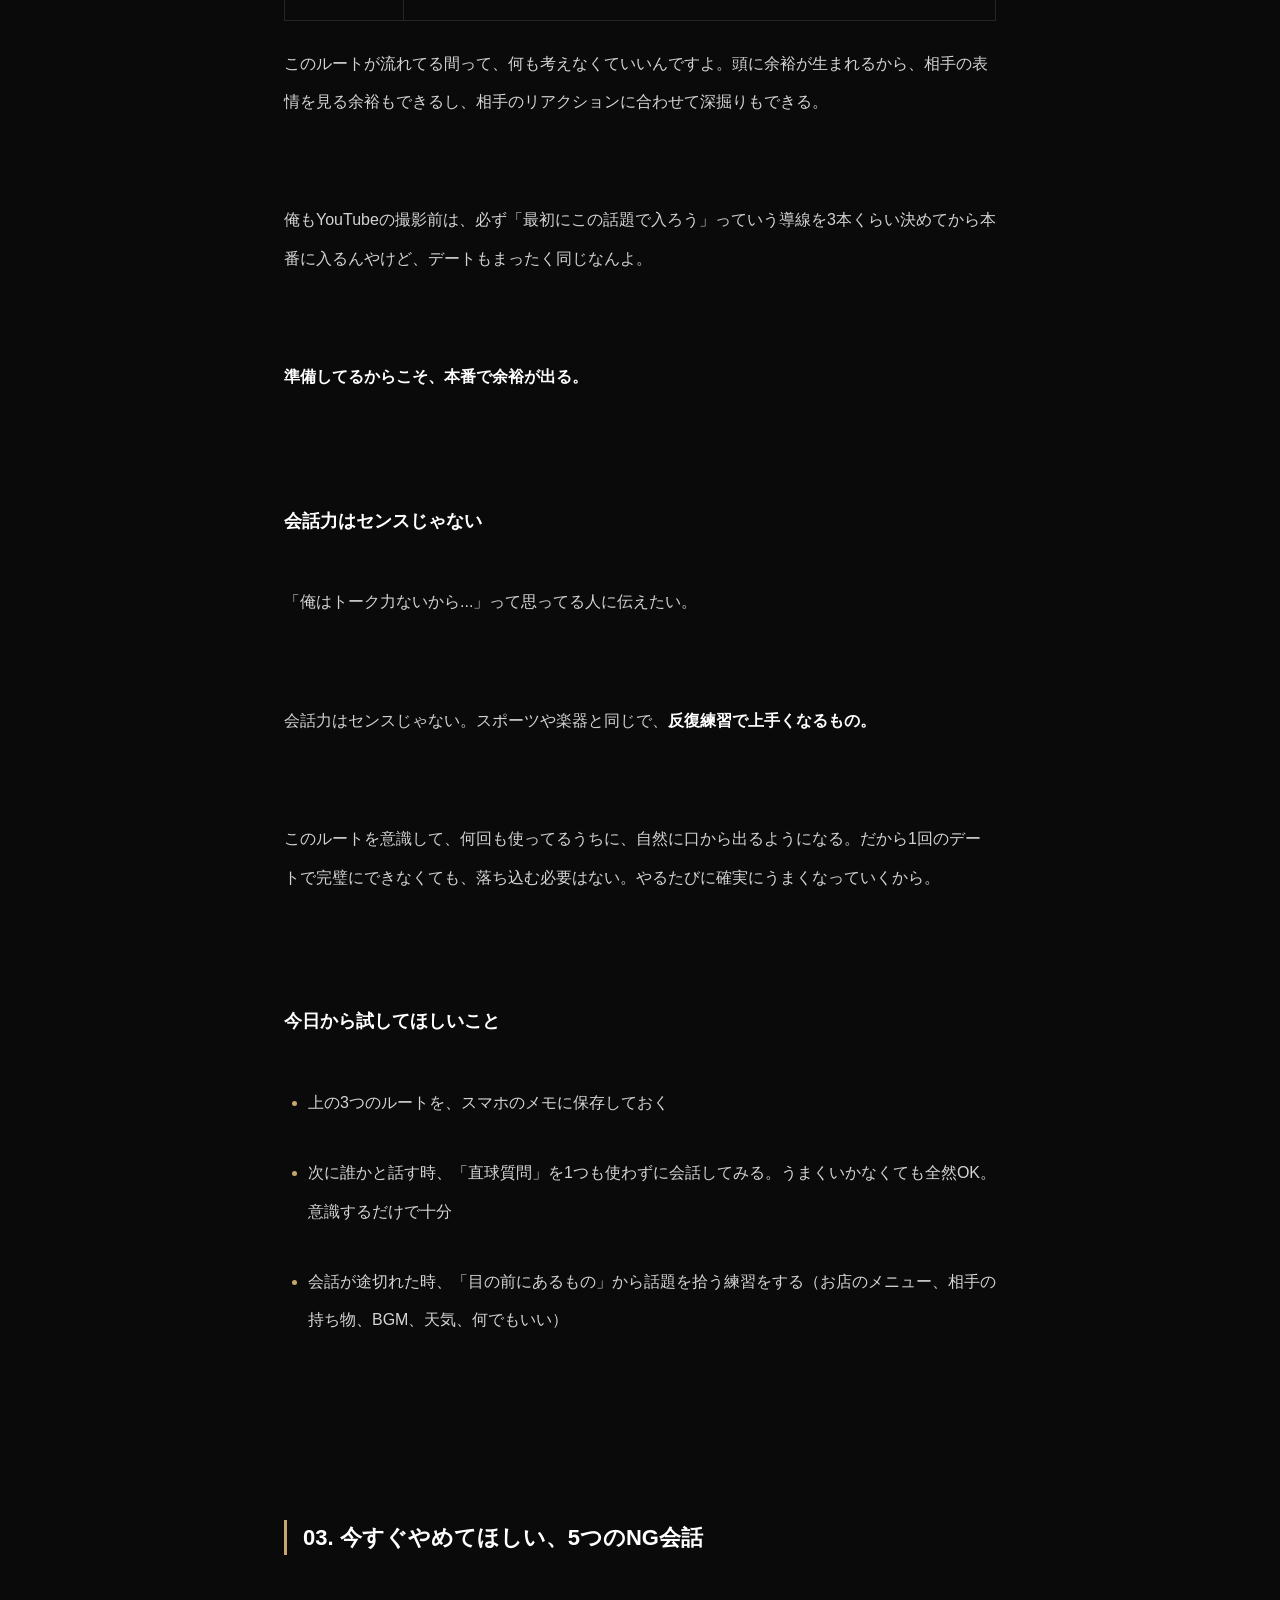
<file: benefits/03-communication.html>
<!DOCTYPE html>
<html lang="ja">
<head>
  <meta charset="UTF-8">
  <meta name="viewport" content="width=device-width, initial-scale=1.0">
  <title>モテる男は全員やってる。真似するだけで変わるコミュニケーション術 | MEN'S Rise 10大特典</title>
  <link rel="stylesheet" href="../assets/style.css">
  <meta name="robots" content="noindex, nofollow">
</head>
<body>
  <header class="site-header">
    <div class="header-inner">
      <a href="../index.html" class="brand-link"><img src="../assets/images/logo-white.png" alt="MEN'S Rise" class="brand-logo"></a>
    </div>
  </header>

  <main class="article-main">
    <div class="article-container">
      <nav class="breadcrumb">
        <a href="../index.html">10大特典</a> ／ 特典 03
      </nav>

      <header class="article-header">
        <div class="article-category">特典 03 ／ COMMUNICATION</div>
        <h1 class="article-title">モテる男は全員やってる。真似するだけで変わるコミュニケーション術</h1>
      </header>

      <article class="article-body">

        <h2>はじめに</h2>
        <p>ちょっと恥ずかしい話なんやけど、聞いてください。</p>
        <p>何年か前、めちゃくちゃ気合い入れてデートに行ったことがあるんですよ。</p>
        <p>服はバッチリ決めた。髪もセットした。いい香水もつけた。店も事前にリサーチして予約した。</p>
        <p>準備は完璧やった。</p>
        <p>でも、デートが始まった瞬間から、空気がぎこちなかったんですよ。</p>
        <p>何話していいかわからんくて、「趣味は？」「仕事は？」って質問攻めしてしまう。沈黙が来ると焦って、自分の筋トレの話とかサッカーやってた話とか、ずっと自分の話をしてしまう。</p>
        <p>相手が何か言ってくれても、「あ、俺もさ」って自分の話に持っていく。</p>
        <p>帰り際の「楽しかったね」が明らかに社交辞令で、その後のLINEは返ってこなかった。</p>
        <p>帰り道で思ったんよ。</p>
        <p><strong>「見た目は変えたのに、なんで俺はうまくいかんのやろ」って。</strong></p>
        <p>あれから何年も経って、今ではYouTubeで35万人以上の人に見てもらえるようになった。DMで恋愛の相談もめちゃくちゃもらうようになった。</p>
        <p>その中で気づいたことがある。</p>
        <p>俺のDMに来る相談で一番多いのが、実はこれなんよ。</p>
        <div class="callout">
          「見た目は変えました。服も変えたし、髪型も整えたし、筋トレも始めました。でも、女の子とうまく話せません」<br><br>
          「デートまでは行けるんですけど、2回目に繋がりません」<br><br>
          「何話していいかわからなくて、沈黙が怖いです」
        </div>
        <p>めちゃくちゃわかる。昔の俺がまさにそうやったから。</p>
        <p>でもな。</p>
        <p>これ、「あなたのコミュ力が低い」んじゃないんですよ。<strong>「どう話せばいいか」を、ただ知らないだけ。</strong></p>
        <p>学校じゃ教えてくれん。親も教えてくれん。友達に聞いても「普通に喋ればいいやん」で終わる。</p>
        <p>だからこのプレゼントに、俺が5年かけて学んで、実践して、インタビューして、DMの相談に何百件も答えてきた中で辿り着いた「コミュニケーションの全部」を書いた。</p>
        <p>テクニック集じゃない。「次のデートで、何を意識して、どう話して、どう返せばいいか」が全部わかるようにした。</p>
        <p>読み終わったら、次に女の子と話す時の意識が変わるから。</p>

        <h2>大前提：「何を話すか」は、実は1割しか影響してない</h2>
        <p>いきなりやけど、一番大事な前提から話させて欲しい。</p>
        <p>多くの人が「会話がうまい人 = 面白い話ができる人」やと思ってる。</p>
        <p><strong>これ、完全に間違いです。</strong></p>
        <p>人の印象って、実はこういう配分になってる。</p>
        <table>
          <thead>
            <tr><th>要素</th><th>印象への影響</th></tr>
          </thead>
          <tbody>
            <tr><td>視覚情報（表情、姿勢、ジェスチャー）</td><td>約55%</td></tr>
            <tr><td>聴覚情報（声の大きさ、トーン、テンポ）</td><td>約38%</td></tr>
            <tr><td>言語情報（話してる内容そのもの）</td><td>約7%</td></tr>
          </tbody>
        </table>
        <p>つまり、<strong>何を話すかよりも、「どう話すか」「どう聞くか」の方が圧倒的に影響が大きい。</strong></p>
        <p>考えてみてほしいんやけど、同じ「お疲れ」っていう一言でも</p>
        <ul>
          <li>ボソボソ、目を合わせずに言う</li>
          <li>笑顔で、相手の方を見て、ちょっと声を張って言う</li>
        </ul>
        <p>印象がまるで変わるやんか。</p>
        <p>だからこのプレゼントでは、「面白いネタの仕入れ方」みたいなことは一切書いてない。</p>
        <p><strong>「どう話すか」「どう聞くか」「どう返すか」。この3つだけに集中してる。</strong></p>
        <p>逆に言えば、この3つを変えるだけで、同じ話題を話しても相手の反応が全然違ってくる。</p>
        <p>じゃあ具体的に、「どう話すか」「どう聞くか」「どう返すか」をどう変えればいいのか。ここから、俺が実践してきた中で特に効果が大きかった8つを順番に解説していく。</p>
        <p>全部一気にやろうとしなくていい。気になったところから1つずつ試してみてくれ。</p>

        <h2>01. 話し方の基本4つ</h2>
        <p>モテてる男を見てて、俺が一番最初に気づいたのがここやった。</p>
        <p>あいつら、別に面白いこと言ってないんですよ。でもなぜか、女の子が楽しそうにしてる。</p>
        <p>その差を突き詰めていったら、結局4つに集約されたんよ。</p>

        <h3>① 声量</h3>
        <p><strong>モテない話し方：</strong>ボソボソ小声で話す<br>
        <strong>モテる話し方：</strong>お腹から声を出す。相手の少し後ろにもう1人おるとイメージして、そこまで届く声で話す</p>
        <p>ボソボソ話す男って、女性からすると「普段あまり人と話してないのかな」「自信なさそう」っていう印象になってしまうんですよ。</p>
        <p>別に怒鳴る必要はない。「聞き取りやすい声」を意識するだけでいい。</p>

        <h3>② スピード</h3>
        <p><strong>モテない話し方：</strong>早口でまくしたてる<br>
        <strong>モテる話し方：</strong>普段の1.5倍ゆっくり話す意識</p>
        <p>早口って、聞いてる側からすると「この人めっちゃ焦ってるな」「自分の世界に入ってるな」って感じるんよ。余裕がないように見えてしまう。</p>
        <p>意識してほしいのは、「相手が聞き取れるペース」で話すこと。仲のいい後輩に丁寧に教えてあげるくらいのスピード感がちょうどいい。</p>
        <p>最初は「ゆっくりすぎるかな」と思うくらいで実はちょうどいい。</p>

        <h3>③ リアクション</h3>
        <p><strong>モテない話し方：</strong>真剣に聞いてるけど無表情・無反応<br>
        <strong>モテる話し方：</strong>相手の話に対して、一言目にまずリアクションを返す</p>
        <p>ここ、めちゃくちゃ大事。</p>
        <p><strong>「聞いてる」と「聞いてることが伝わる」は、全くの別物</strong>なんですよ。</p>
        <p>女性が何か話してくれた時、あなたの頭の中ではちゃんと聞いてても、顔が無表情やったら相手は「あれ、聞いてくれてる...？」って不安になる。</p>
        <p>だから、相手が何か言ったら、まず一言リアクションを返す。</p>
        <table>
          <thead>
            <tr><th>相手の話</th><th>リアクション例</th></tr>
          </thead>
          <tbody>
            <tr><td>「昨日めっちゃ残業やったんよ」</td><td>「え、マジで。それは大変やったな」</td></tr>
            <tr><td>「最近新しい趣味始めてさ」</td><td>「おお、いいやん。何始めたん？」</td></tr>
            <tr><td>「ちょっと嫌なことあってさ...」</td><td>「そっか...。どうしたん？」</td></tr>
          </tbody>
        </table>
        <p><strong>リアクション → 質問。</strong>この順番を守ってみてほしい。</p>
        <p>先にリアクション（共感・驚き・関心）を挟んで、その後に質問する。いきなり質問だけ返すと面接みたいになるから。</p>
        <p>あと、テンションは上げていいんですよ。楽しそうに話す男の方がモテる。クールにキメようとして無反応でいる方が、よっぽど損してる。ちょっとアホくらいの方がちょうどいい。</p>

        <h3>④ 距離感</h3>
        <p><strong>モテない距離感：</strong>初対面からグイグイ近づく<br>
        <strong>モテる距離感：</strong>最初は腕を伸ばしたら届くかどうかくらいの距離。仲良くなるにつれて、少しずつ距離を詰める</p>
        <p>女性って、パーソナルスペースに敏感なんですよ。初対面でいきなり顔が近いと、「好意」じゃなくて「恐怖」を感じる。</p>
        <p>距離感は、信頼の積み重ねで詰めていくもの。</p>
        <p>最初は少し離れたところから。会話が盛り上がってきたら自然に近くなる。相手もリラックスしてきたら、テーブルの上で手の距離が近くなる。</p>
        <p>この「じわじわ」がめちゃくちゃ大事。一気に詰めたらあかん。</p>

        <h3>4つの基本チェック</h3>
        <table>
          <thead>
            <tr><th>#</th><th>要素</th><th>チェックポイント</th></tr>
          </thead>
          <tbody>
            <tr><td>1</td><td>声量</td><td>相手の少し後ろまで届く声で話せてるか</td></tr>
            <tr><td>2</td><td>スピード</td><td>普段の1.5倍ゆっくりを意識してるか</td></tr>
            <tr><td>3</td><td>リアクション</td><td>相手の話に、まず一言返せてるか</td></tr>
            <tr><td>4</td><td>距離感</td><td>最初から近すぎてないか</td></tr>
          </tbody>
        </table>
        <p>この4つは「テクニック」っていうより、「スポーツのフォーム」に近い。一度意識して矯正したら、あとは自然にできるようになるから。</p>

        <h3>今日から試してほしいこと</h3>
        <ul>
          <li>次に誰かと話す時、「いつもよりちょっとだけ声を張る」を意識してみる</li>
          <li>相手が何か話してくれたら、質問の前に一言リアクション（「えそうなん」「それはいいな」）を挟む練習をする</li>
          <li>話すスピードを意識的にゆっくりにしてみる。1日だけでいい</li>
        </ul>

        <h2>02. 会話が途切れない「数珠つなぎ」の質問術</h2>

        <h3>「趣味は何ですか？」は、面接</h3>
        <p>デートで会話が続かない人に共通してるのが、<strong>「直球質問」を投げてしまう</strong>こと。</p>
        <p>「趣味は何ですか？」「仕事は何してるんですか？」「休みの日って何してますか？」</p>
        <p>これな。全部、面接やねん。</p>
        <p>相手も「えっと...」って考えて、一言で答えて、沈黙が生まれる。で、また次の直球質問を投げる。「好きな食べ物は？」みたいな。</p>
        <p>お見合いみたいな空気が流れて、どんどん気まずくなる。</p>

        <h3>じゃあどうするか。話題を「数珠つなぎ」にする</h3>
        <p>モテる男の会話って、話題が自然に繋がっていくんですよ。</p>
        <p>会話がうまい人って「直球の質問」をほとんど使わないんよ。代わりに、目の前の状況からスタートして、そこから自然に話題を広げていく。</p>
        <p>たとえば、待ち合わせで合流した時にこうスタートする。</p>
        <div class="callout">
          「お疲れ、今日暑かったやろ？」<br>
          ↓<br>
          「冷たいもんでも飲む？何派？コーヒー？ジュース？」<br>
          ↓<br>
          「コーヒー好きなんや。朝も飲むタイプ？」<br>
          ↓<br>
          「朝型なんや。朝って何してんの？」<br>
          ↓<br>
          「ランニングしてんの！どの辺走るん？」<br>
          ↓<br>
          「めっちゃいいやん。音楽聴きながら？何聴くの？」
        </div>
        <p>こうやって「今日暑い」っていう些細な話題から、趣味・ライフスタイル・音楽の好みまで自然に辿り着いてる。</p>
        <p>一度も「趣味は何ですか？」って聞いてないのに、相手の趣味がわかる。しかも会話が自然に流れてるから、相手も楽しそうに話してくれる。</p>
        <p>これが「数珠つなぎ」の考え方。<strong>1つの話題から、関連する次の話題へ自然にスライドしていく。</strong></p>

        <h3>話題はマップで繋がってる</h3>
        <p>イメージとしてはこう。</p>
        <div class="callout">
          天気 → 季節 → 旅行 → 行きたい場所<br>
          ↓<br>
          飲み物 → カフェ → 休日 → 趣味<br>
          ↓<br>
          食べ物 → 料理 → 自炊 → ライフスタイル<br>
          ↓<br>
          通勤 → 仕事 → 住んでるエリア → 地元の話
        </div>
        <p>1つの話題のすぐ隣には、必ず関連する話題がいくつもある。直球で聞かず、隣の話題へ自然につなげていくだけ。</p>
        <p>話題が途切れない人って、実は「話題を思いつく」のが上手いんじゃないんですよ。<strong>「話題を繋げる」のが上手いだけ。</strong></p>

        <h3>「話の引き出し」を事前に仕込んでおく</h3>
        <p>もう1つ大事なコツがある。これは俺が実際にやってることなんやけど、</p>
        <p><strong>デートの前に、「この流れで話そう」っていうルートを2〜3本用意しておく。</strong></p>
        <table>
          <thead>
            <tr><th>ルート</th><th>流れ</th></tr>
          </thead>
          <tbody>
            <tr><td>仕事ルート</td><td>「今日何時まで？」→ 仕事の話 → 通勤 → 住んでるエリア → おすすめの店</td></tr>
            <tr><td>食べ物ルート</td><td>「お腹空いてる？」→ 好きな食べ物 → 料理するか → 自炊 → 健康意識</td></tr>
            <tr><td>最近ルート</td><td>「最近なんか楽しいことあった？」→ エピソード → 友達 → 休日の過ごし方 → 趣味</td></tr>
          </tbody>
        </table>
        <p>このルートが流れてる間って、何も考えなくていいんですよ。頭に余裕が生まれるから、相手の表情を見る余裕もできるし、相手のリアクションに合わせて深掘りもできる。</p>
        <p>俺もYouTubeの撮影前は、必ず「最初にこの話題で入ろう」っていう導線を3本くらい決めてから本番に入るんやけど、デートもまったく同じなんよ。</p>
        <p><strong>準備してるからこそ、本番で余裕が出る。</strong></p>

        <h3>会話力はセンスじゃない</h3>
        <p>「俺はトーク力ないから...」って思ってる人に伝えたい。</p>
        <p>会話力はセンスじゃない。スポーツや楽器と同じで、<strong>反復練習で上手くなるもの。</strong></p>
        <p>このルートを意識して、何回も使ってるうちに、自然に口から出るようになる。だから1回のデートで完璧にできなくても、落ち込む必要はない。やるたびに確実にうまくなっていくから。</p>

        <h3>今日から試してほしいこと</h3>
        <ul>
          <li>上の3つのルートを、スマホのメモに保存しておく</li>
          <li>次に誰かと話す時、「直球質問」を1つも使わずに会話してみる。うまくいかなくても全然OK。意識するだけで十分</li>
          <li>会話が途切れた時、「目の前にあるもの」から話題を拾う練習をする（お店のメニュー、相手の持ち物、BGM、天気、何でもいい）</li>
        </ul>

        <h2>03. 今すぐやめてほしい、5つのNG会話</h2>
        <p>ここからは、「やるべきこと」じゃなくて「やめるべきこと」の話。</p>
        <p>正直な話、会話って「上手いことを言う」よりも、<strong>「マイナスを減らす」方が効果がでかい</strong>んですよ。</p>
        <p>俺のDMに来た相談と、実際に女の子から直接聞いた「これされたら無理」を5つにまとめた。1つでも心当たりがあったら、意識してみてほしい。</p>

        <h3>NG①：真面目すぎる</h3>
        <p>これ、めちゃくちゃ多い。</p>
        <p>初デートで最初から最後までずっと敬語。ずっと丁寧。ずっと「いい人」。</p>
        <p>それ、<strong>「いい人ゾーン」に直行するルート</strong>なんですよ。</p>
        <p>「優しい人やな」って思われるけど、「また会いたい」にはならん。なぜかっていうと、ドキドキしないから。友達と話してるのと同じ空気になってしまう。</p>
        <p>意識してほしいのは、<strong>最初は敬語でスタートして、会話が盛り上がってきたらタメ口に切り替えていく</strong>こと。このフェードイン。</p>
        <p>いきなりタメ口は失礼やけど、ずっと敬語だと距離が縮まらん。</p>
        <p>あと、たまに軽いいじりを入れられるといい。「え、それ自分で言う？（笑）」とか「めっちゃ食べるやん（笑）」とか。真面目な中に、ちょっとだけ遊びがある男がモテる。</p>

        <h3>NG②：自分の話ばかりする</h3>
        <p>これは俺自身がやってた失敗やから、ほんまに伝えたい。</p>
        <p>目安として、<strong>会話の比率は「自分2：相手8」</strong>を意識してみてほしい。</p>
        <p>「そんなん無理やろ」って思うかもしれんけど、大丈夫。質問のストックを持っておくだけで、自然に相手の話を引き出せるようになるから。</p>
        <p>ポイントは、相手が話してくれたことに対して、3ステップで返す。</p>
        <table>
          <thead>
            <tr><th>ステップ</th><th>やること</th><th>例</th></tr>
          </thead>
          <tbody>
            <tr><td>① 共感する</td><td>まず肯定。否定・アドバイスはしない</td><td>「え、それはしんどいな」「わかるわ」</td></tr>
            <tr><td>② 感情を聞く</td><td>「その時どう思った？」系の質問</td><td>「それ聞いた時、どんな気持ちやった？」</td></tr>
            <tr><td>③ 掘り下げる</td><td>「なんで？」「いつから？」で深掘り</td><td>「それっていつ頃からそう思うようになったん？」</td></tr>
          </tbody>
        </table>
        <p>この3ステップを繰り返すだけで、自然に会話の8割を相手が話してくれるようになる。</p>
        <p>そして大事なのが、相手の「スイッチ」を見つけること。趣味の話をしてる時に急に目が輝いたり、声のトーンが上がる瞬間がある。それがその子のスイッチ。見つけたら、そこをひたすら掘り下げてあげて。</p>
        <p>人は<strong>「自分の好きなことを楽しそうに聞いてくれる人」を好きになる</strong>から。</p>

        <h3>NG③：話を遮る・否定する</h3>
        <p>女性が何か話してくれてる途中に、「いやでもさ」って口を挟む。あるいは、悩み相談してきてるのに「それはこうした方がいいよ」ってすぐアドバイスする。</p>
        <p>これ、女性からしたらかなりキツいんですよ。</p>
        <p>俺も昔、女の子と話してる時に、相手が話してる途中でつい「それってこういうこと？」って被せてしまうクセがあったんよ。自分では気づいてなかったんやけど、ある時友達に「お前、人の話遮りすぎ」って言われてハッとした。</p>
        <p>男は「問題解決モード」で聞いてしまいがちなんやけど、女性は共感してほしいだけのことがほとんど。「大変やったな」「それはしんどいわ」って言ってもらうだけで気持ちが楽になるんよ。</p>
        <p><strong>まず「そうなんや」を挟む。</strong>これだけ意識してみてくれ。相手が最後まで話し終わってから、求められた時だけアドバイスする。それで十分。</p>

        <h3>NG④：全部バカ正直に答える</h3>
        <p>「今まで何人と付き合ったことあるの？」</p>
        <p>こう聞かれた時、「3人です」って正直に答えるのが誠実やと思ってる人も多い。でもこれ、デートの場では実は正解じゃないんです。</p>
        <p>全部正直に答えると、相手は「この人のこと、もう全部わかったな」ってなる。興味が薄れるんよ。</p>
        <p>恋愛って、<strong>「もうちょっと知りたい」「この人のこと、全部はわからへん」っていう余白</strong>が大事なんですよ。</p>
        <p>だから、ちょっとぼかす。含みを持たせる。</p>
        <ul>
          <li>「えー、何人やろなぁ。覚えてへんわ（笑）」</li>
          <li>「そんなん聞いてどうすんの？仲良くなったら教えるわ（笑）」</li>
        </ul>
        <p>こう返すだけで、相手が「え、気になる」ってなる。向こうから質問してくるようになる。</p>
        <p>全部さらけ出すのが誠実なんじゃなくて、<strong>「この人ともっと話したい」と思わせる余白</strong>を作ることが、コミュニケーションでは大事。</p>

        <h3>NG⑤：いきなり好意を全部出す</h3>
        <p>「好きです。付き合ってください。」まだ3回しか会ってないのに言ってしまうパターン。</p>
        <p>気持ちはわかる。伝えたくなる気持ちは、ほんまにわかる。</p>
        <p>でもな。<strong>好意を100%伝えた瞬間、恋愛のドキドキは終わってしまう</strong>んですよ。</p>
        <p>人って、「確定した答え」にはワクワクしない。「この人、私のこと好きなんかな...？いや、でもそうとも言い切れんし...」っていう曖昧なゾーンが、一番心臓がバクバクするんよ。</p>
        <p>だから、好意は匂わせる程度にとどめる。これについては後のセクションで詳しく書いてるから、ぜひ読んでほしい。</p>

        <h3>今日から試してほしいこと</h3>
        <ul>
          <li>次に誰かと話す時、「自分が喋りすぎてないか」を意識してみる。それだけでいい</li>
          <li>相手が話してくれたことに対して、まず「そうなんや」から始める練習をする</li>
          <li>5つのNGの中で、自分に一番心当たりがあるものを1つだけ選んで、それだけ意識してみる</li>
        </ul>

        <h2>04. 褒め方・喜び方・受け取り方</h2>
        <p>これ、DMの相談に何百件も答えてきた中で、一番「ここ変えたらすぐ変わるのに」って思うテーマかもしれん。</p>
        <p>褒め方、喜び方、褒められた時の返し方。たった3つの「返し方」を変えるだけで、相手に与える印象がまるで変わるんですよ。</p>

        <h3>褒め方：「可愛いね」は、実はほぼ響いてない</h3>
        <p>女の子に「可愛いね」って言ったことあるやろ。あれ、実はあまり刺さってないんですよ。</p>
        <p>なんでかっていうと、<strong>「可愛いね」は誰にでも言える言葉</strong>やから。特別感がゼロ。「この人、みんなに言ってるんやろな」で終わる。</p>
        <p>モテる褒め方のポイントは、「あなたのことをちゃんと見てるからこそ言えること」を伝えること。</p>
        <table>
          <thead>
            <tr><th>こう変えてみて</th><th>相手に伝わる印象</th></tr>
          </thead>
          <tbody>
            <tr><td>「可愛いね」→「〇〇って人の話聞いてる時にちゃんと目見てくれるよな。そういうの、すごくいいなと思う」</td><td>「ちゃんと見てくれてるんや」→ 特別感</td></tr>
            <tr><td>「おしゃれだね」→「そのピアス初めて見るな。自分で選んだん？センスいいな」</td><td>「細かいとこまで見てくれてる」→ 嬉しい</td></tr>
            <tr><td>「スタイルいいね」→「〇〇、姿勢いつもいいよな。意識してるん？」</td><td>「努力を認めてくれた」→ もっと話したい</td></tr>
          </tbody>
        </table>
        <p>ポイントは2つ。<strong>「具体的に褒める」＋「内面や努力にフォーカスする」</strong>こと。</p>
        <p>外見を褒めるのも悪くないけど、内面を褒められた方がずっと嬉しいし、「この人は表面だけじゃなくて、ちゃんと私のことを見てくれてる」って思ってもらえる。</p>

        <h3>喜び方：モノではなく「相手」にベクトルを向ける</h3>
        <p>相手がお店を予約してくれた時、プレゼントをくれた時、何かしてくれた時。その喜び方で、印象がまるで変わる。</p>
        <table>
          <thead>
            <tr><th>普通の喜び方</th><th>グッとくる喜び方</th></tr>
          </thead>
          <tbody>
            <tr><td>「うわ、この店めっちゃいい雰囲気！」（お店に向いてる）</td><td>「わざわざ探してくれたん？ありがとう。そうやって考えてくれたん、ほんまに嬉しいわ」（相手に向いてる）</td></tr>
          </tbody>
        </table>
        <p>違い、わかるやろ？</p>
        <p>モノや場所を褒めるんじゃなくて、<strong>「そうしてくれたこと」「そこに使ってくれた時間と気持ち」に感謝する。</strong></p>
        <p>「わざわざ選んでくれたんや。嬉しい」「俺のためにそこまでしてくれたん。ありがとう」</p>
        <p>こう言うだけで、相手は「また何かしてあげたいな」って思ってくれる。</p>
        <p>感謝のベクトルが自分に向いてるか、モノに向いてるか。これだけの違いやけど、相手に与える印象は全然違う。</p>

        <h3>受け取り方：謙遜しない</h3>
        <p>「〇〇って、おしゃれだよね」</p>
        <p>こう言われた時、「いやいや、全然そんなことないって」って返してしまう人、多いと思う。</p>
        <p>あれ、<strong>実は相手の気持ちを否定してる</strong>のと同じなんですよ。</p>
        <p>相手は好意を込めて褒めてくれてる。それを「そんなことないよ」って返すのは、「あなたの見る目は間違ってますよ」と言ってるのと変わらない。</p>
        <p>正解はこう。</p>
        <div class="callout"><strong>「ありがとう。〇〇にそう言ってもらえるのが一番嬉しいわ」</strong></div>
        <p>受け取る。感謝する。そして、「あなたに言われたから嬉しい」という特別感をつける。</p>
        <p>さらに余裕があれば、褒め返しを加える。「〇〇こそ、いつもセンスいいなって思ってるよ」</p>
        <p><strong>受け取る → 感謝 → 特別感 → 褒め返し。</strong>この流れが最強。</p>

        <h3>今日から試してほしいこと</h3>
        <ul>
          <li>次に誰かを褒める時、「可愛い」「かっこいい」みたいな汎用ワードを使わず、具体的な行動や内面を褒めてみる</li>
          <li>誰かが何かしてくれた時、モノ・場所ではなく「そうしてくれた気持ち」に感謝してみる</li>
          <li>褒められたら「いやいや」で返さず、「ありがとう」で受け取る練習をする</li>
        </ul>

        <h2>05. デートの店決め・リード術</h2>
        <p>これもDMでめちゃくちゃ聞かれる話なんやけど、「デートのお店ってどうやって決めてますか？」って。</p>
        <p>俺の答えはシンプルで、<strong>自分で決めろ。</strong></p>

        <h3>「何食べたい？」は、優しさじゃない</h3>
        <p>デートのお店を決める時、「何食べたい？」って聞く男、多いと思う。</p>
        <p>「相手の好みを聞いてるんだから、気遣いやろ」って思うかもしれんけど、<strong>女性からすると「この人、決めてくれへんのかな」って感じることの方が多い</strong>んですよ。</p>
        <p>なぜかっていうと、人間って決断すること自体にエネルギーを使う生き物で。特に「相手がいる場面」では、「私が決めて、ハズレだったらどうしよう」っていうプレッシャーがある。</p>
        <p>だからモテる男は、<strong>自分で決めて提案する。</strong></p>
        <table>
          <thead>
            <tr><th>こう言いがち</th><th>こう言い換えてみて</th></tr>
          </thead>
          <tbody>
            <tr><td>「何食べたい？」</td><td>「この前見つけた焼き鳥屋がめっちゃよかったから、一緒に行こ」</td></tr>
            <tr><td>「どこ行く？」</td><td>「天気いいし、テラス席あるとこ行かん？」</td></tr>
          </tbody>
        </table>
        <p><strong>決めてくれる男 = 頼れる男 = リードできる男。</strong>この印象がめちゃくちゃデカい。</p>
        <p>もし相手にも選んでもらいたい場合は、「AかBどっちがいい？」の二択で提示する。「イタリアンと和食やったら、どっちの気分？」これだけで、相手の心理的な負担が一気に軽くなる。</p>

        <h3>デート中のエスコート</h3>
        <p>エスコートって、大げさなことじゃないんですよ。<strong>「気づいてるよ」っていう小さなサインの積み重ね。</strong></p>
        <table>
          <thead>
            <tr><th>場面</th><th>やること</th></tr>
          </thead>
          <tbody>
            <tr><td>歩く時</td><td>車道側を自然に歩く</td></tr>
            <tr><td>階段</td><td>上りは後ろ、下りは前を歩く（もしつまずいた時に受け止められるように）</td></tr>
            <tr><td>お店</td><td>ドアを開けて先に入れる。奥の席を勧める</td></tr>
            <tr><td>注文</td><td>メニューを一緒に見ながら「これとか良さそうじゃない？」と提案する</td></tr>
            <tr><td>会計</td><td>相手がお手洗いに立ったタイミングでさらっと済ませる</td></tr>
          </tbody>
        </table>
        <p>全部やる必要はない。でも、「自然にさりげなくできる」ことが1つでもあると、印象がグッと良くなる。</p>
        <p>大事なのは、<strong>「やってあげてる感」を出さないこと。</strong>自然に、当たり前のようにやる。それがエスコート。</p>

        <h3>今日から試してほしいこと</h3>
        <ul>
          <li>次にご飯に誘う時、「何食べたい？」ではなく「〇〇行こ！」と自分から提案してみる</li>
          <li>歩く時に車道側を意識してみる。最初は意識的にやるだけでいい</li>
        </ul>

        <h2>06. LINEのコミュニケーション</h2>
        <p>正直に言うと、俺も昔やらかしまくってたのがLINE。</p>
        <p>好きな子のLINEが返ってこんくて、2時間おきにスマホ確認して、結局我慢できずに追いメッセージ送って...っていう。</p>
        <p>今振り返ると、あの時のLINEの使い方は完全に間違ってた。</p>

        <h3>LINEは「会うための道具」。それだけ</h3>
        <p>ここ、勘違いしてる人がほんまに多い。</p>
        <p>LINEで仲良くなろうとしなくていい。<strong>LINEの目的は、「次に会う約束を取り付ける」こと。</strong>これだけ。</p>
        <p>好きな子ができると、LINEで盛り上がりたくなる気持ちはわかる。でも、LINEで会話が完結すると、実際に会う必要性が薄れてしまうんですよ。</p>
        <p><strong>「もっと話したいな」→「じゃあ会おう」</strong>この流れを作るのがLINEの仕事。</p>

        <h3>やったらあかんLINE</h3>
        <table>
          <thead>
            <tr><th>NG</th><th>理由</th></tr>
          </thead>
          <tbody>
            <tr><td>毎回即レス</td><td>「この人、他にやることないんかな」って思われる。余裕がない印象になる</td></tr>
            <tr><td>返事来てないのに連投</td><td>追いLINEは一番避けてほしいやつ。必死感が全面に出てしまう</td></tr>
            <tr><td>長文で気持ちを伝える</td><td>重い。読むのも疲れる。LINEは短文でテンポよくが基本</td></tr>
            <tr><td>「おやすみ」「おはよう」を毎日</td><td>最初は嬉しくても、日課になると義務感に変わる。間を空ける方が気になってもらえる</td></tr>
          </tbody>
        </table>

        <h3>LINEの基本戦略</h3>
        <table>
          <thead>
            <tr><th>ルール</th><th>具体的には</th></tr>
          </thead>
          <tbody>
            <tr><td>返信テンポは相手に合わせる</td><td>相手が30分で返してきたら、30分〜1時間くらいで返す。ちょっとだけ遅いテンポがいい</td></tr>
            <tr><td>たまに間を空ける</td><td>毎日やりとりしてたのに、1日空ける。すると「あれ、どうしたんだろ」って相手が気になる</td></tr>
            <tr><td>好意は匂わせ程度</td><td>「〇〇と話してると楽しいわ」くらい。「好き」とは絶対に言わない</td></tr>
            <tr><td>目的は「次会う約束」</td><td>3〜5往復くらいしたら「ていうか、今度ご飯行かん？」と切り出す</td></tr>
          </tbody>
        </table>
        <p><strong>「押して、引く」のリズム</strong>を意識してみてほしい。ずっと押しっぱなしだと相手は引く。少し引くと、相手が気になって前に出てくる。このリズム感が、LINEでは特に大事。</p>

        <h3>今日から試してほしいこと</h3>
        <ul>
          <li>好きな子へのLINEの返信を、いつもより10分だけ遅くしてみる</li>
          <li>「LINEは会う約束を取り付けるツール」を意識して、長文を送りそうになったら短くまとめてから送る</li>
          <li>追いLINEを送りたくなったら、スマホを伏せて深呼吸する。相手にも相手の時間がある</li>
        </ul>

        <h2>07. 未来を想像させる会話術</h2>
        <p>ここからちょっとレベルアップした話になるんやけど、めちゃくちゃ大事なところやからしっかり読んでほしい。</p>

        <h3>「タイプは？」の正しい答え方</h3>
        <p>デート中に「どういう人がタイプなの？」って聞かれたことあるやろ。ここの答え方で、相手の中であなたの印象が大きく変わる。</p>
        <table>
          <thead>
            <tr><th>響かない答え方</th><th>響く答え方</th></tr>
          </thead>
          <tbody>
            <tr><td>「うーん、可愛い人かな」（漠然すぎて何も伝わらん）</td><td>「なんか一緒にいてお互い笑ってられるような人がいいな。休みの日にふらっとドライブ行って、帰りに美味しいもん食べて帰る、みたいなんが最高やなって思う」</td></tr>
          </tbody>
        </table>
        <p>違い、わかるやろ？後者は<strong>「一緒にいる未来」を描いてる</strong>んですよ。</p>
        <p>これを聞いた相手は、無意識に「この人とドライブ行ったらどんな感じやろ」「一緒にご飯食べたら楽しそうやな」って勝手に想像し始める。</p>
        <p>人間の脳って面白くて、<strong>一度想像したことは、実現させたくなる性質</strong>があるんですよ。</p>
        <p>だから「タイプは？」って聞かれたら、見た目の特徴を答えるんじゃなくて、「一緒にどんな時間を過ごしたいか」を答える。</p>
        <p>「一緒にご飯作って、ソファで映画見ながらだらだらする休日とか、最高やと思うんよな」</p>
        <p>こう言うだけで、相手の脳内に「この人との未来」が映像として流れ始める。</p>

        <h3>好意は「確定」させたら終わり</h3>
        <p>デートが盛り上がって、「もうこの子好きや」ってなった時。告白したくなる。気持ちを全部伝えたくなる。</p>
        <p>でもな。ちょっと待ってほしい。</p>
        <p>恋愛において、<strong>「答えが確定した瞬間にドキドキは消える」</strong>んですよ。</p>
        <table>
          <thead>
            <tr><th>状態</th><th>相手の気持ち</th></tr>
          </thead>
          <tbody>
            <tr><td>好意0%（完全に友達）</td><td>恋愛感情なし。ドキドキなし</td></tr>
            <tr><td>好意40〜60%（曖昧ゾーン）</td><td>「この人、私のこと好きなんかな...？」→ 一番ドキドキする</td></tr>
            <tr><td>好意100%（告白済み）</td><td>答えが出た。ドキドキ終了。冷静に「この人と付き合うべきか」の判断モードに入る</td></tr>
          </tbody>
        </table>
        <p>恋愛が一番楽しいのは、<strong>答え合わせが終わってない時間。</strong></p>
        <p>だから、好意は匂わせながらも、確定させない。</p>
        <ul>
          <li>「〇〇ってほんまにずるいよな。そういうとこ、油断したらやられるわ」</li>
          <li>「〇〇と話してると、距離感おかしくなるわ」</li>
          <li>「なんか、〇〇のことはほっとけんのよな」</li>
        </ul>
        <p>「好き」って言葉は使ってないけど、好意は確実に伝わってる。このゾーンをなるべく長く維持することが大事。</p>
        <p>答え合わせは、お互いの気持ちが十分に高まってから。焦らなくていい。</p>

        <h3>今日から試してほしいこと</h3>
        <ul>
          <li>「タイプは？」と聞かれた時の答えを、今のうちに1つ考えておく。「一緒に〇〇する」の形で</li>
          <li>好きな子に好意を伝えたくなった時、「好き」じゃなくて「匂わせ」の表現を1つ使ってみる</li>
          <li>焦って告白しそうになったら、「この曖昧な時間が一番楽しいんや」と思い出す</li>
        </ul>

        <h2>08. 全ての土台 — テクニックより「余裕」</h2>
        <p>ここまでいろんなテクニックや考え方を書いてきたけど、最後に一番大事なことを伝えさせてくれ。</p>
        <div class="callout"><strong>テクニックは、「余裕」があって初めて活きる。</strong></div>
        <p>どれだけ会話術を学んでも、心に余裕がなかったら使えないんですよ。</p>
        <ul>
          <li>相手の目を見て話す余裕がない</li>
          <li>相手の反応を観察する余裕がない</li>
          <li>沈黙が怖くて、焦って何か喋ろうとしてしまう</li>
        </ul>
        <p>全部、「余裕がないこと」から起きてる。</p>
        <p>余裕は気合いで出すもんじゃないんですよ。<strong>日々の積み重ねから自然と生まれるもの。</strong></p>
        <p>俺の場合は、YouTubeの撮影前に必ずジムに行くようにしてるんやけど、それは別にトレーニングが好きなだけじゃなくて、「今日もやることやったな」っていう感覚がほしいから。その小さな積み重ねが、カメラの前でも女の子の前でも「余裕」として出てくる。</p>
        <p>毎日の小さな約束を自分と交わして、守る。筋トレする、本を読む、仕事に向き合う、部屋を綺麗にする。</p>
        <p>そうやって「俺、ちゃんとやれてるな」って思える日が増えてきたら、女の子の前でも自然に余裕が出る。</p>
        <p>「自分は大丈夫」って思えてる男は、相手のことを見る余裕がある。そしてその余裕が、相手にとっては一番の魅力になる。</p>
        <p>おどおどする、ヘコヘコする、嫌われたくなくて当たり障りのない会話しかしない。それ、全部「自分に自信がないこと」が原因なんですよ。</p>
        <div class="callout">
          <strong>コミュニケーションの最強の武器は、テクニックじゃなくて、余裕。<br>
          余裕の源泉は、自信。<br>
          自信は、毎日の積み重ね。</strong>
        </div>
        <p>遠回りに見えるかもしれんけど、これが真実やと思ってる。</p>

        <h3>今日から試してほしいこと</h3>
        <ul>
          <li>「デートの前に、今の自分に自信が持てることを1つやる」を習慣にする（ジムに行く、部屋を片付ける、仕事を1つ片付ける。何でもいい）</li>
          <li>「この子に好かれなきゃ」じゃなくて、「楽しい時間を一緒に過ごそう」にマインドを切り替えてみる</li>
          <li>緊張する時は、過去にうまくいった経験を1つ思い出してみる。それだけで体の力が抜ける</li>
        </ul>

        <h2>デート当日チェックリスト</h2>
        <p>デート当日、出かける前にこのページだけ見直してほしい。</p>
        <table>
          <thead>
            <tr><th>#</th><th>チェック項目</th></tr>
          </thead>
          <tbody>
            <tr><td>1</td><td>声はいつもよりちょっと張る。ゆっくり話す</td></tr>
            <tr><td>2</td><td>相手の話に、まず一言リアクションを返してから質問する</td></tr>
            <tr><td>3</td><td>「趣味は？」「仕事は？」の直球質問は封印。数珠つなぎで広げる</td></tr>
            <tr><td>4</td><td>会話比率は「自分2：相手8」を意識</td></tr>
            <tr><td>5</td><td>褒める時は具体的に。「可愛いね」じゃなくて、その子だけに言えることを</td></tr>
            <tr><td>6</td><td>お店は自分で決めて提案する。迷わせない</td></tr>
            <tr><td>7</td><td>好意は匂わせる。確定させない</td></tr>
            <tr><td>8</td><td>楽しもう。完璧じゃなくていい。「楽しい時間を一緒に過ごす」がゴール</td></tr>
          </tbody>
        </table>

        <h2>最後に</h2>
        <p>ここまで読んでくれて、ありがとう。</p>
        <p>正直に書くわ。</p>
        <p>このプレゼントに書いたことを、1回読んだだけで全部できるようにはならん。会話は実践してなんぼやから。</p>
        <p>でもな。</p>
        <p>次にデートに行く前に、このプレゼントをもう一度開いてほしい。そして、<strong>1つだけ意識するテーマを決めてから出かけてほしい。</strong></p>
        <ul>
          <li>「今日はリアクションだけ意識しよう」</li>
          <li>「今日は自分の話を減らしてみよう」</li>
          <li>「今日は数珠つなぎを1つ試してみよう」</li>
        </ul>
        <p>1つでいい。その「1つ」を実践するたびに、あなたの会話力は確実に上がっていくから。</p>
        <p>俺がこのプレゼントを書いた理由。</p>
        <p>5年前の俺みたいに、「見た目は変えたのに、なぜかうまくいかない」って悩んでる人に、「原因はここにあるかもしれんよ」って気づいてほしかったから。</p>
        <div class="callout">
          <strong>会話力は才能じゃない。<br>
          トーク力は天性のものじゃない。<br>
          コミュニケーションは、練習で上達するスキルなんですよ。</strong>
        </div>
        <p>だから、センスがないとか、もう遅いとか、そんなこと思わんでいい。今日ここで知ったことを、次の1回で試す。それだけでいい。</p>
        <p>あなたの会話が変われば、相手の反応が変わる。相手の反応が変われば、デートが楽しくなる。デートが楽しくなれば、自信がつく。自信がつけば、もっと余裕が出る。</p>
        <p>全部、最初の「1つ」から始まる。応援してる。</p>
        <p class="signature">リョータ</p>

        <div class="back-to-top">
          <a href="../index.html">← 10大特典一覧に戻る</a>
        </div>
      </article>
    </div>
  </main>

  <footer class="site-footer">
    <div class="footer-inner">
      <img src="../assets/images/logo-white.png" alt="MEN'S Rise" class="brand-logo brand-logo--footer">
      <p class="footer-copy">&copy; MEN&rsquo;S Rise</p>
    </div>
  </footer>
</body>
</html>
</file>
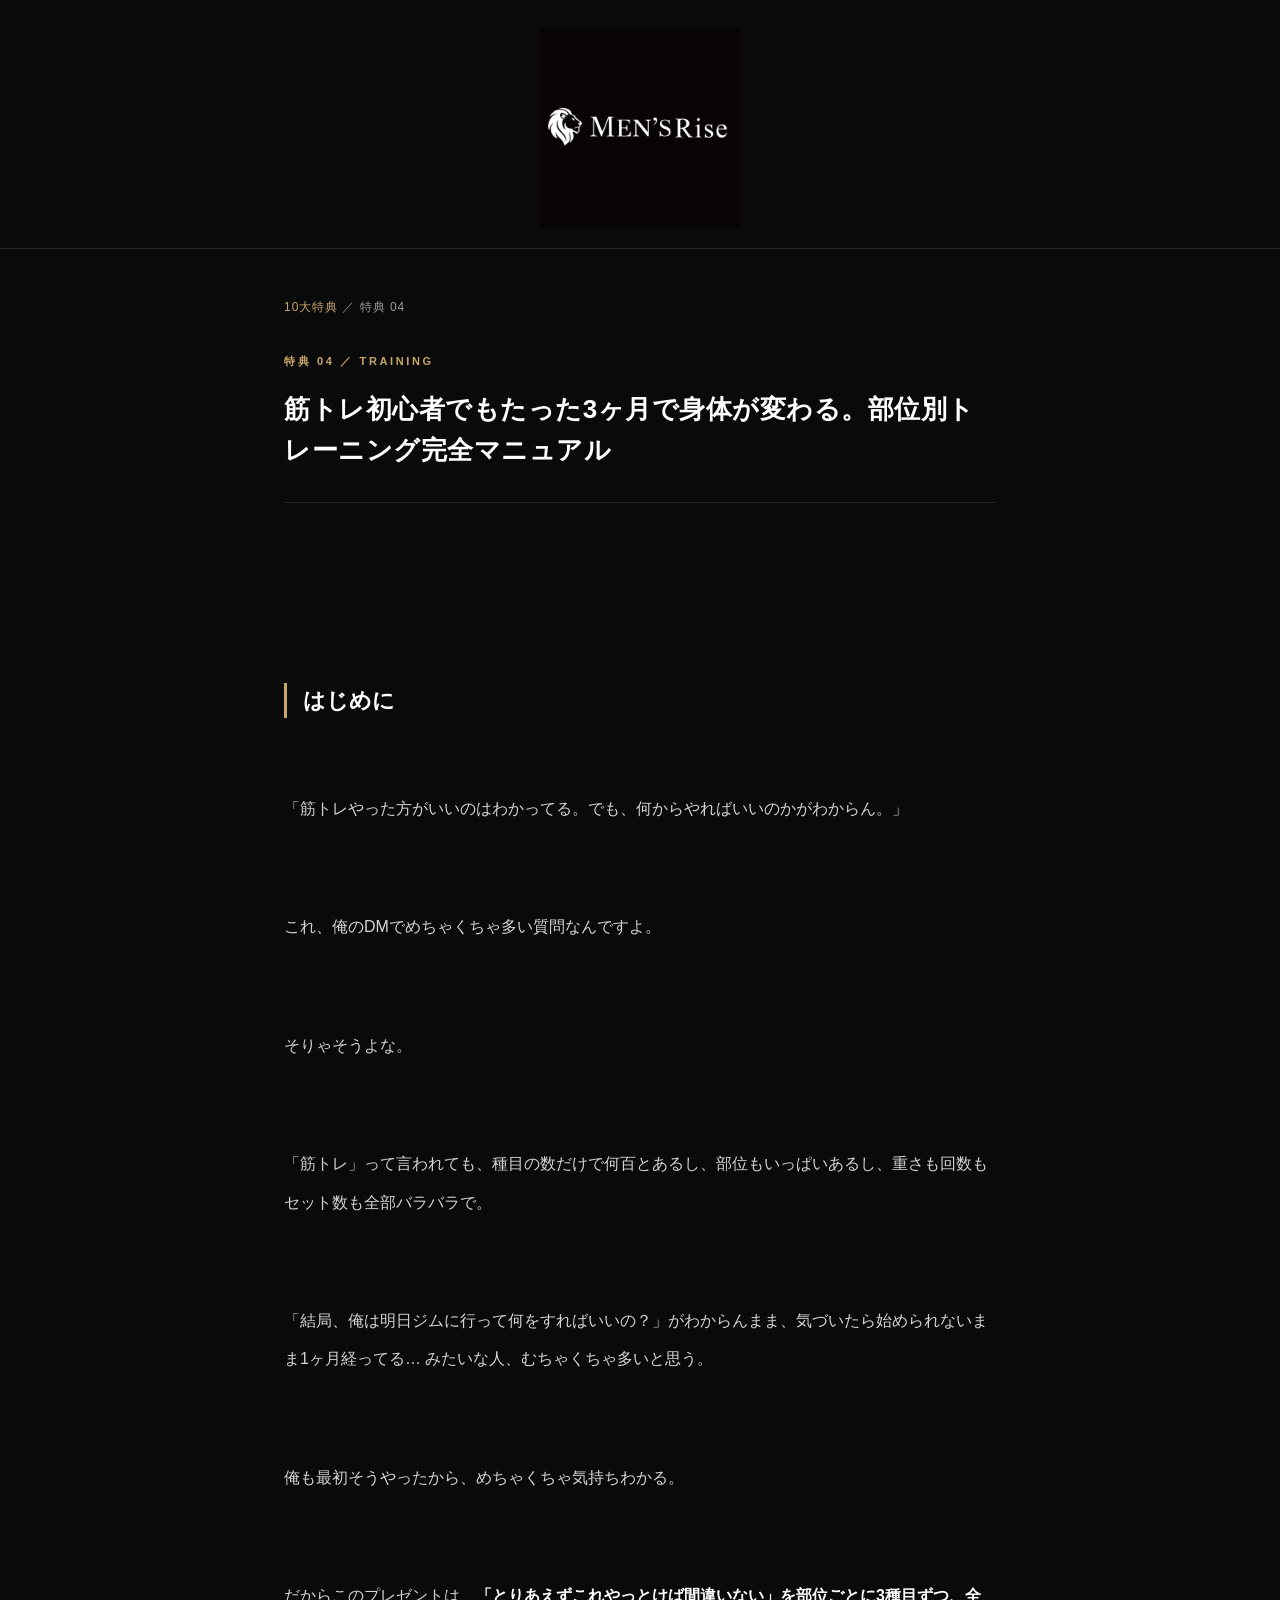
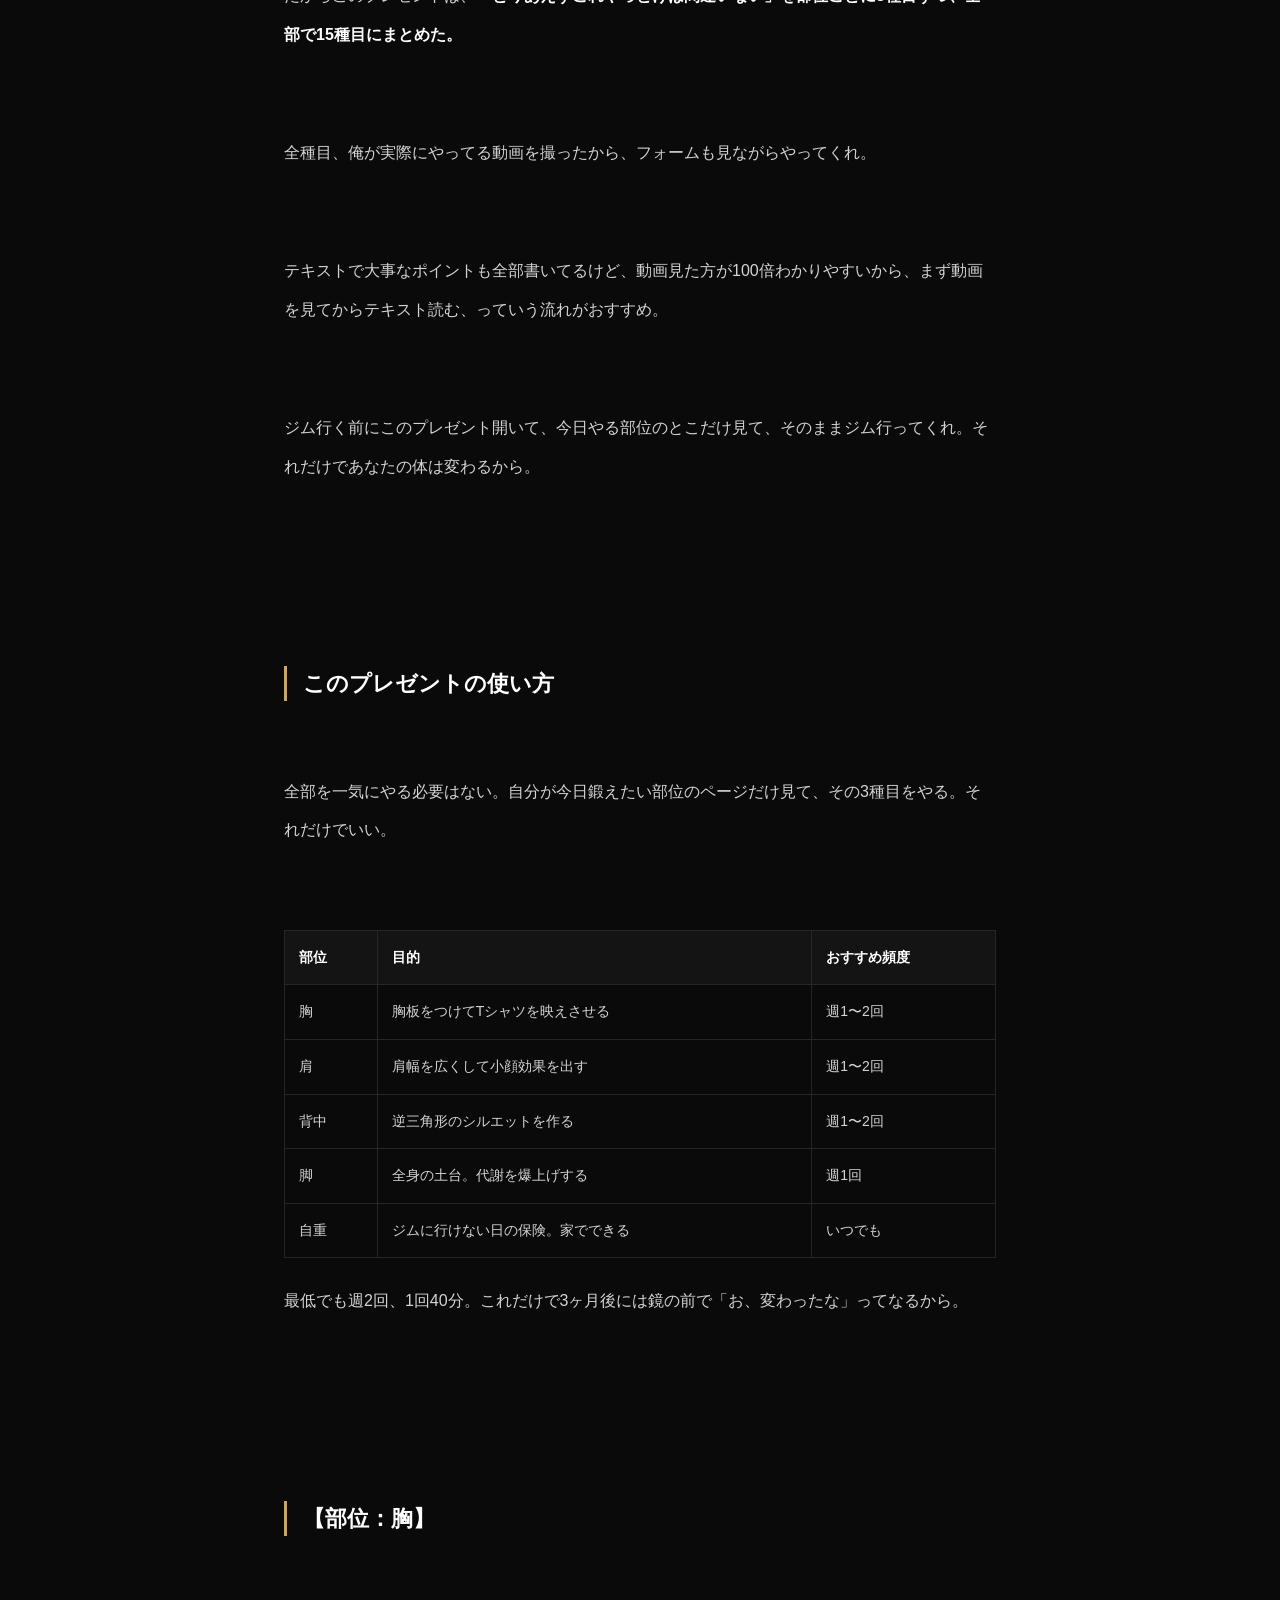
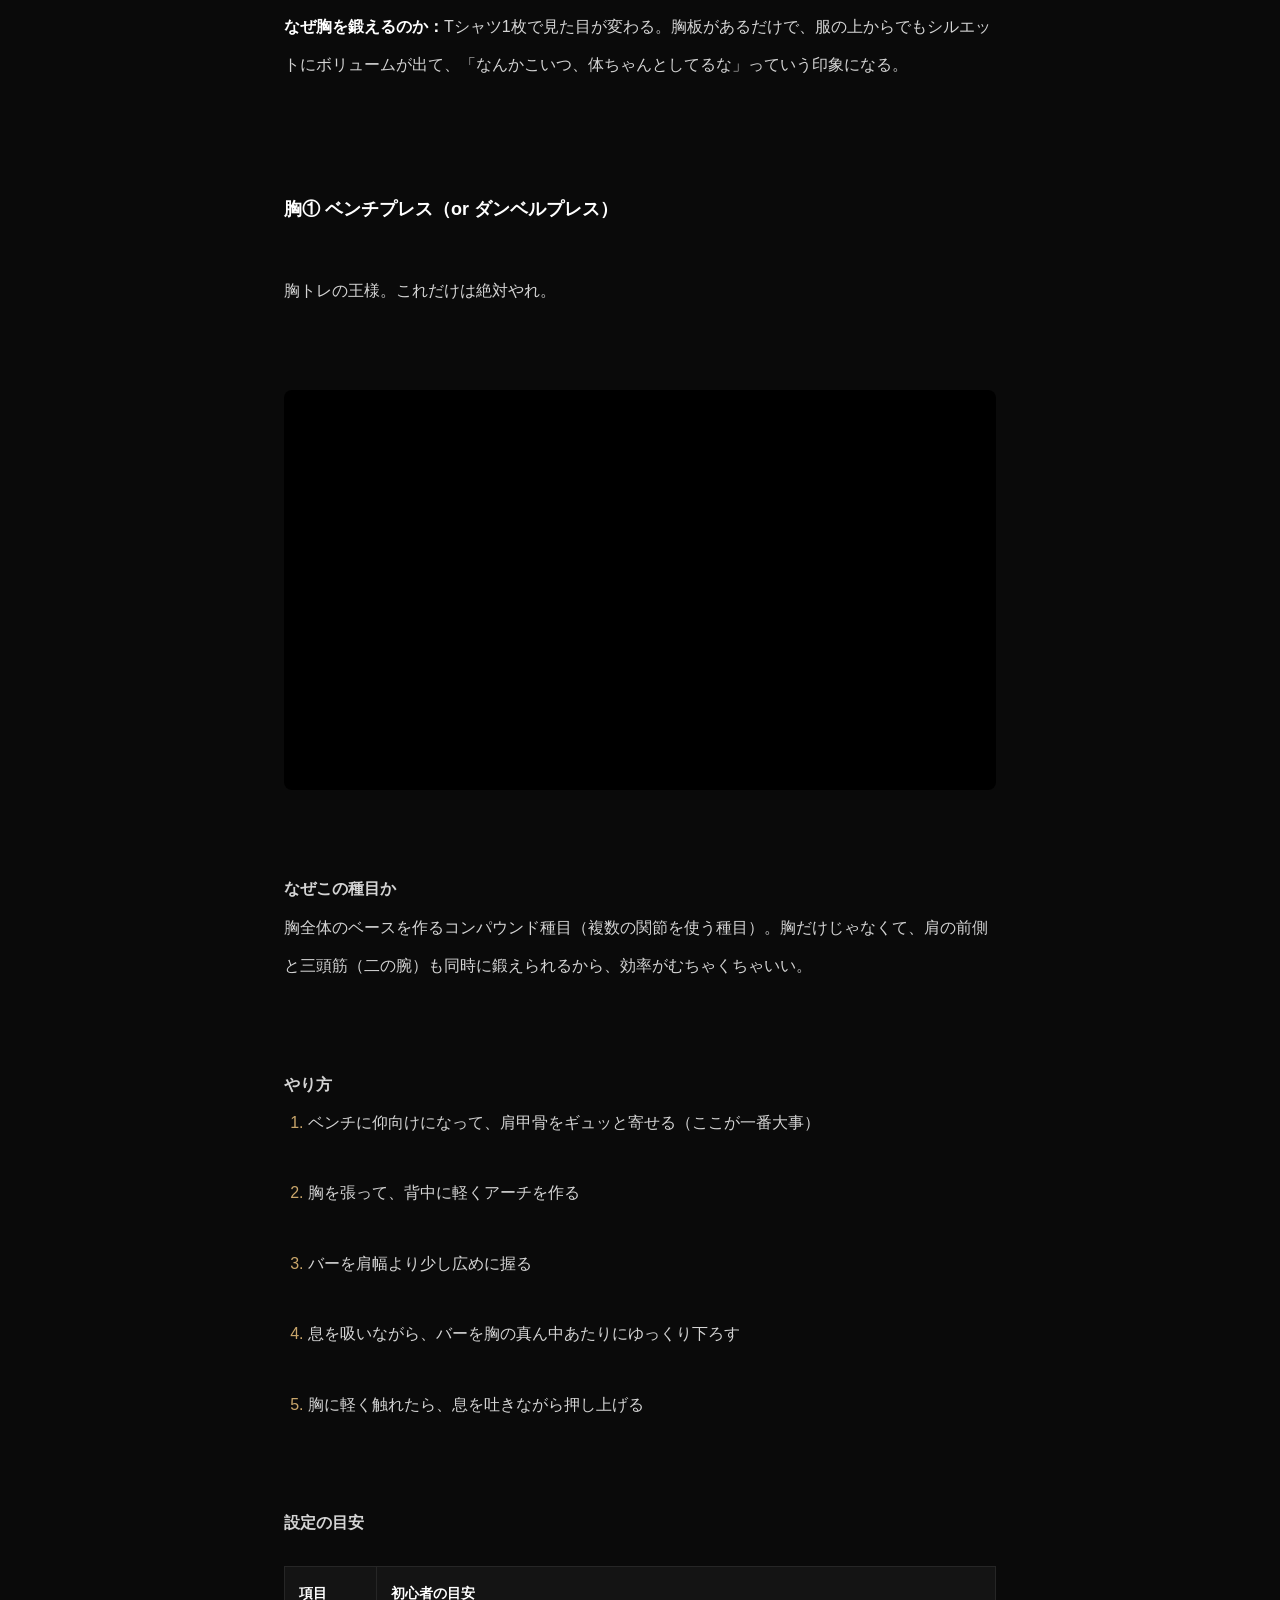
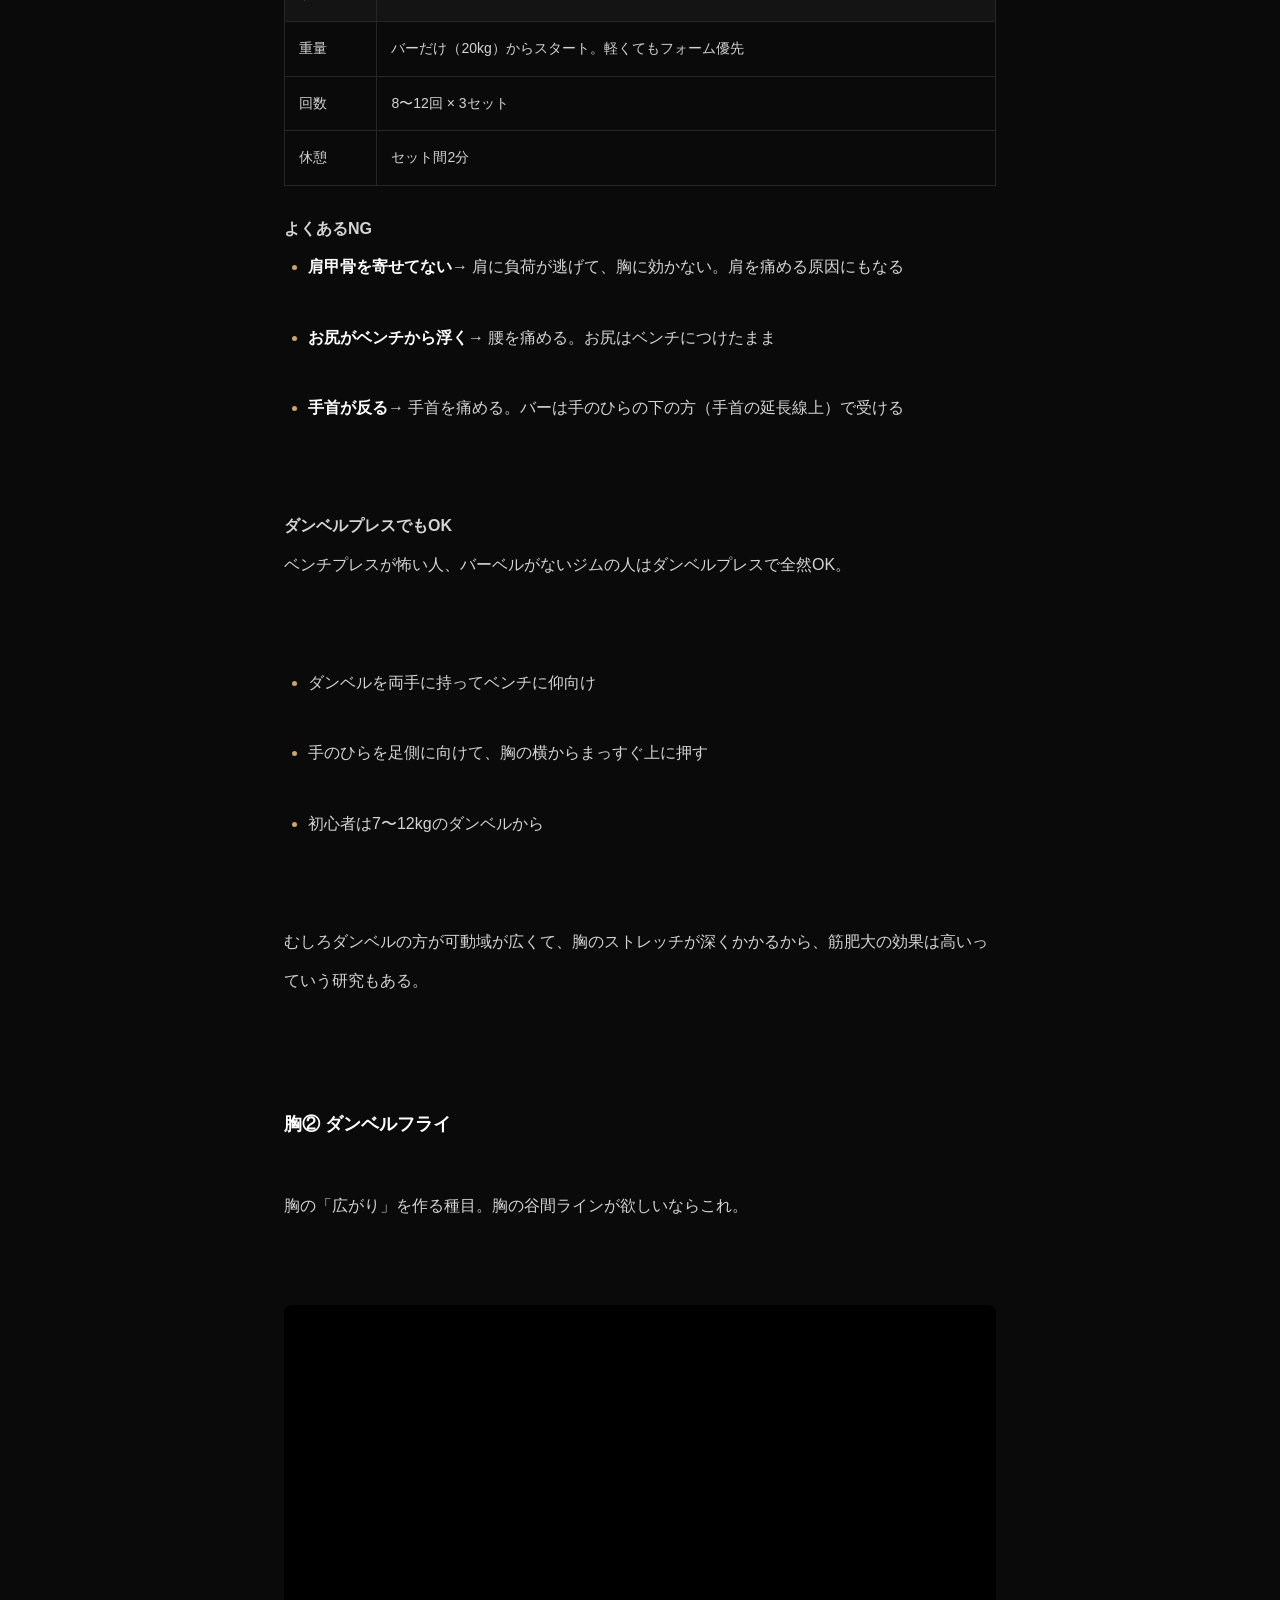
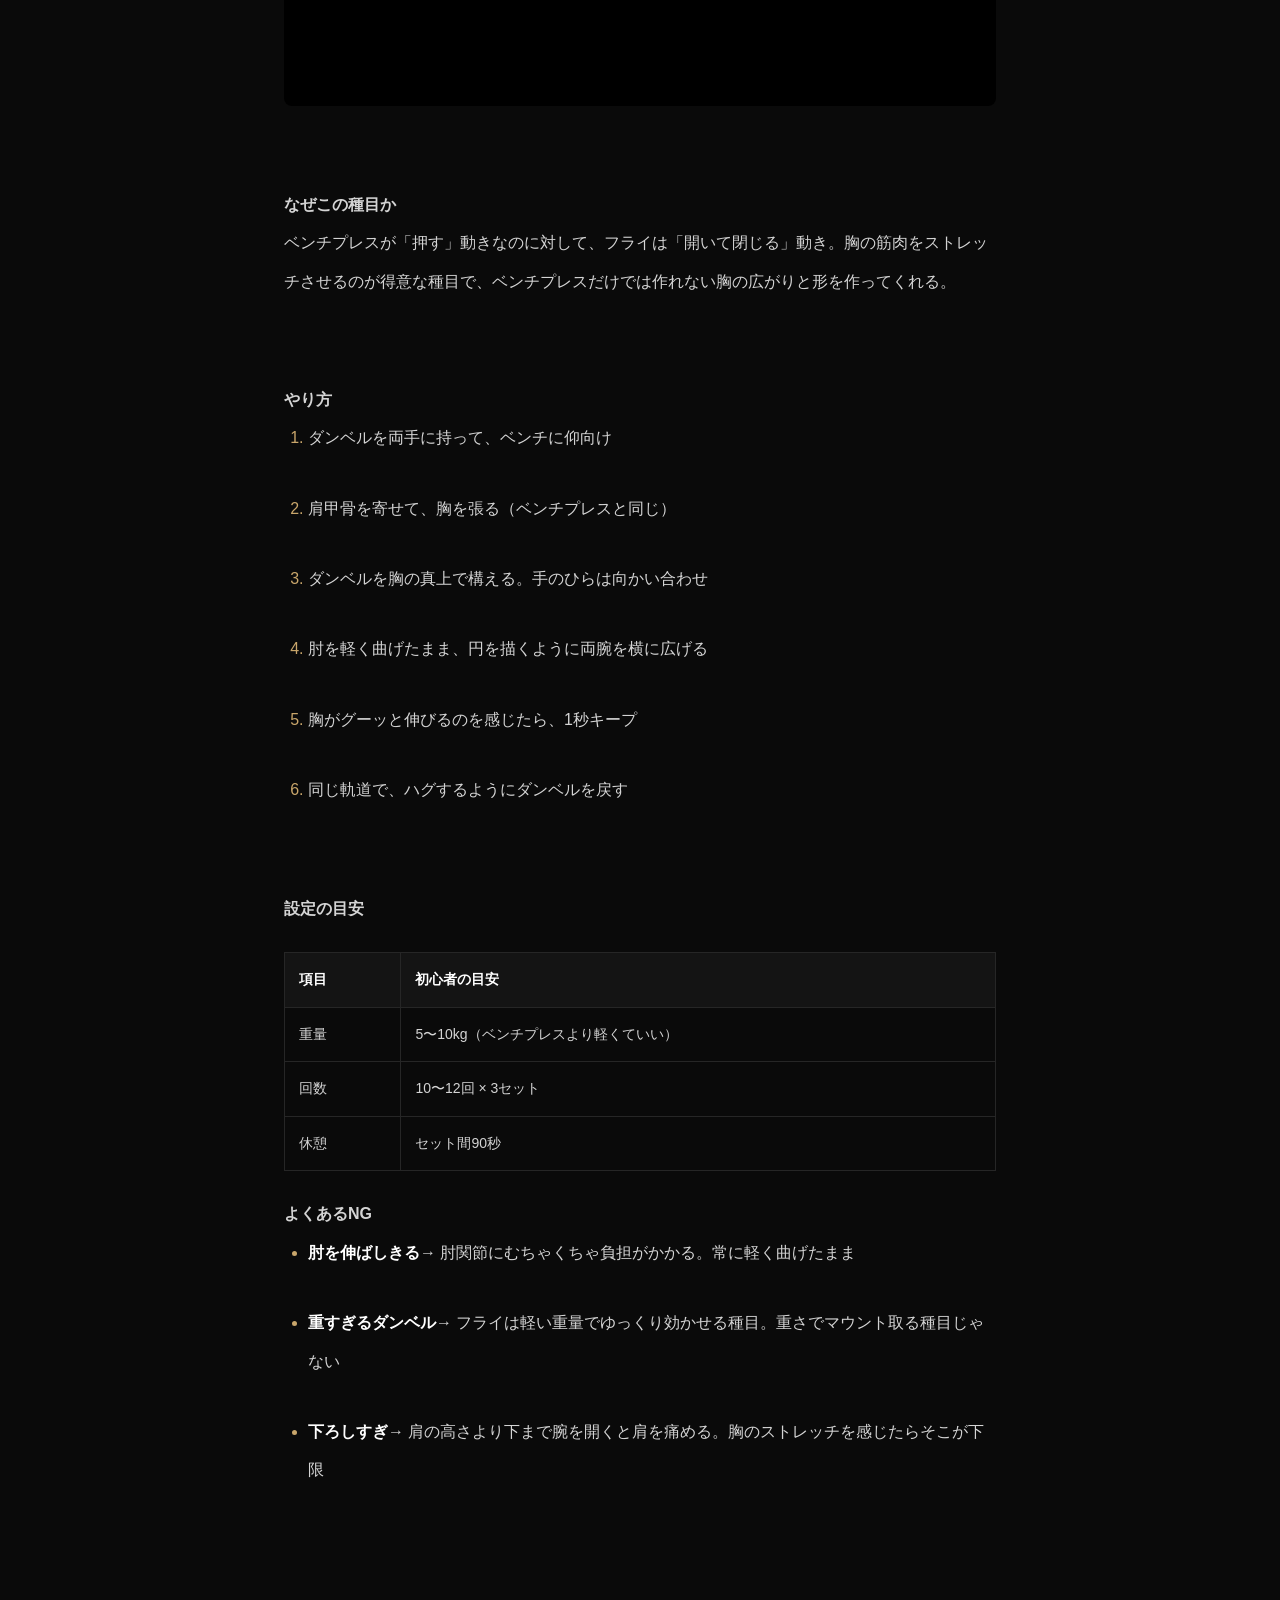
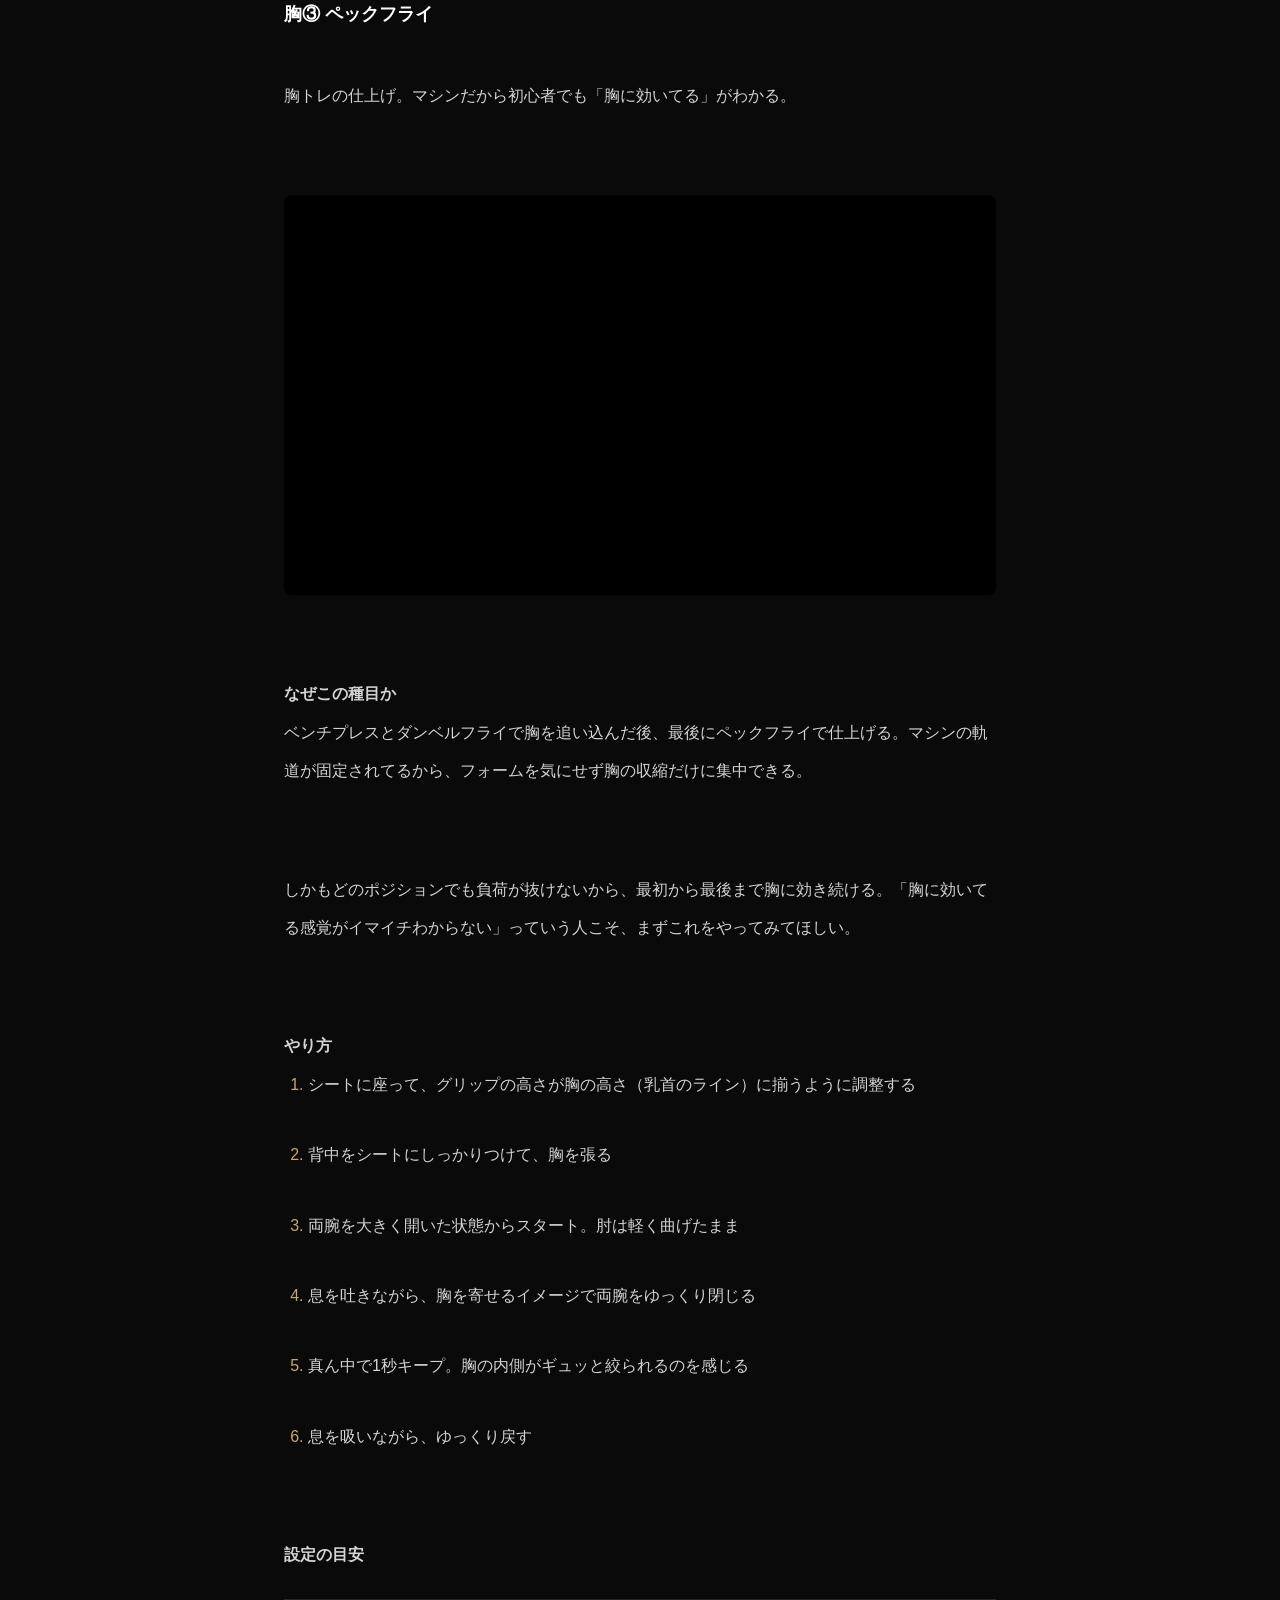
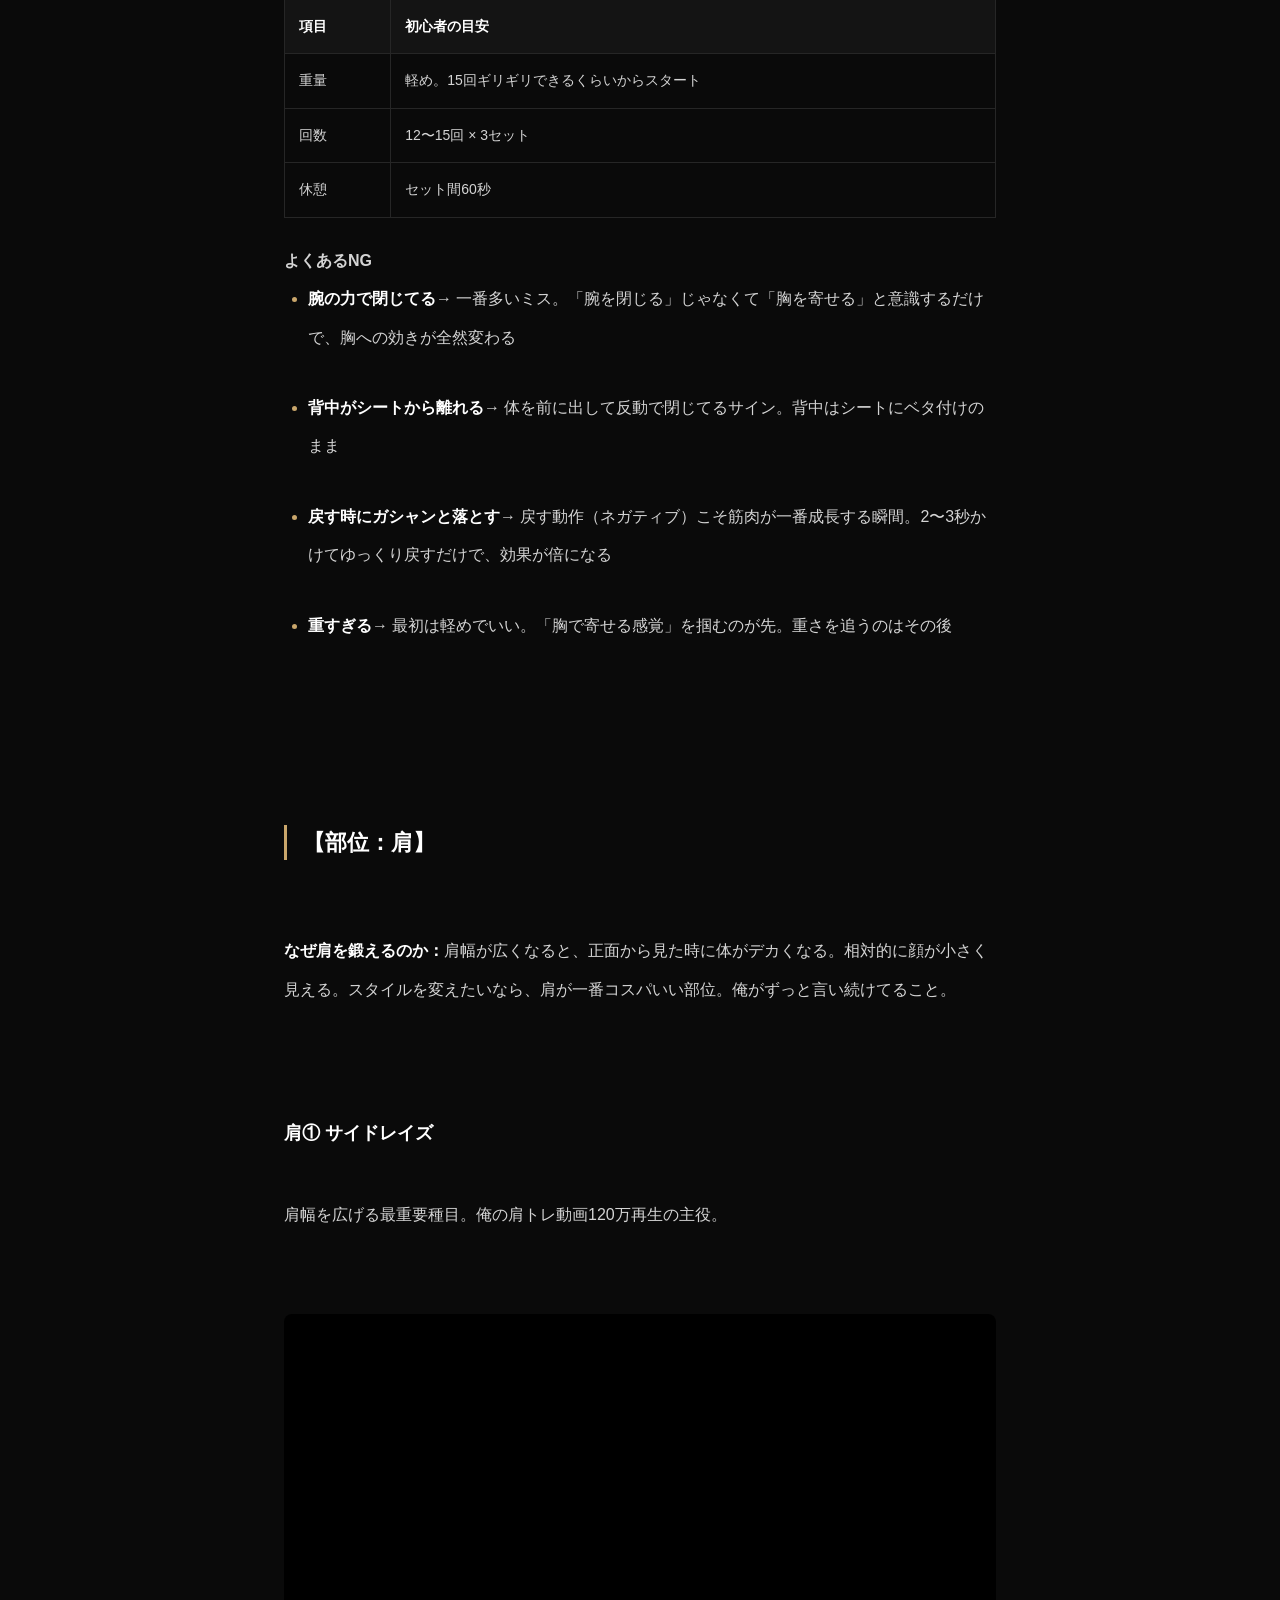
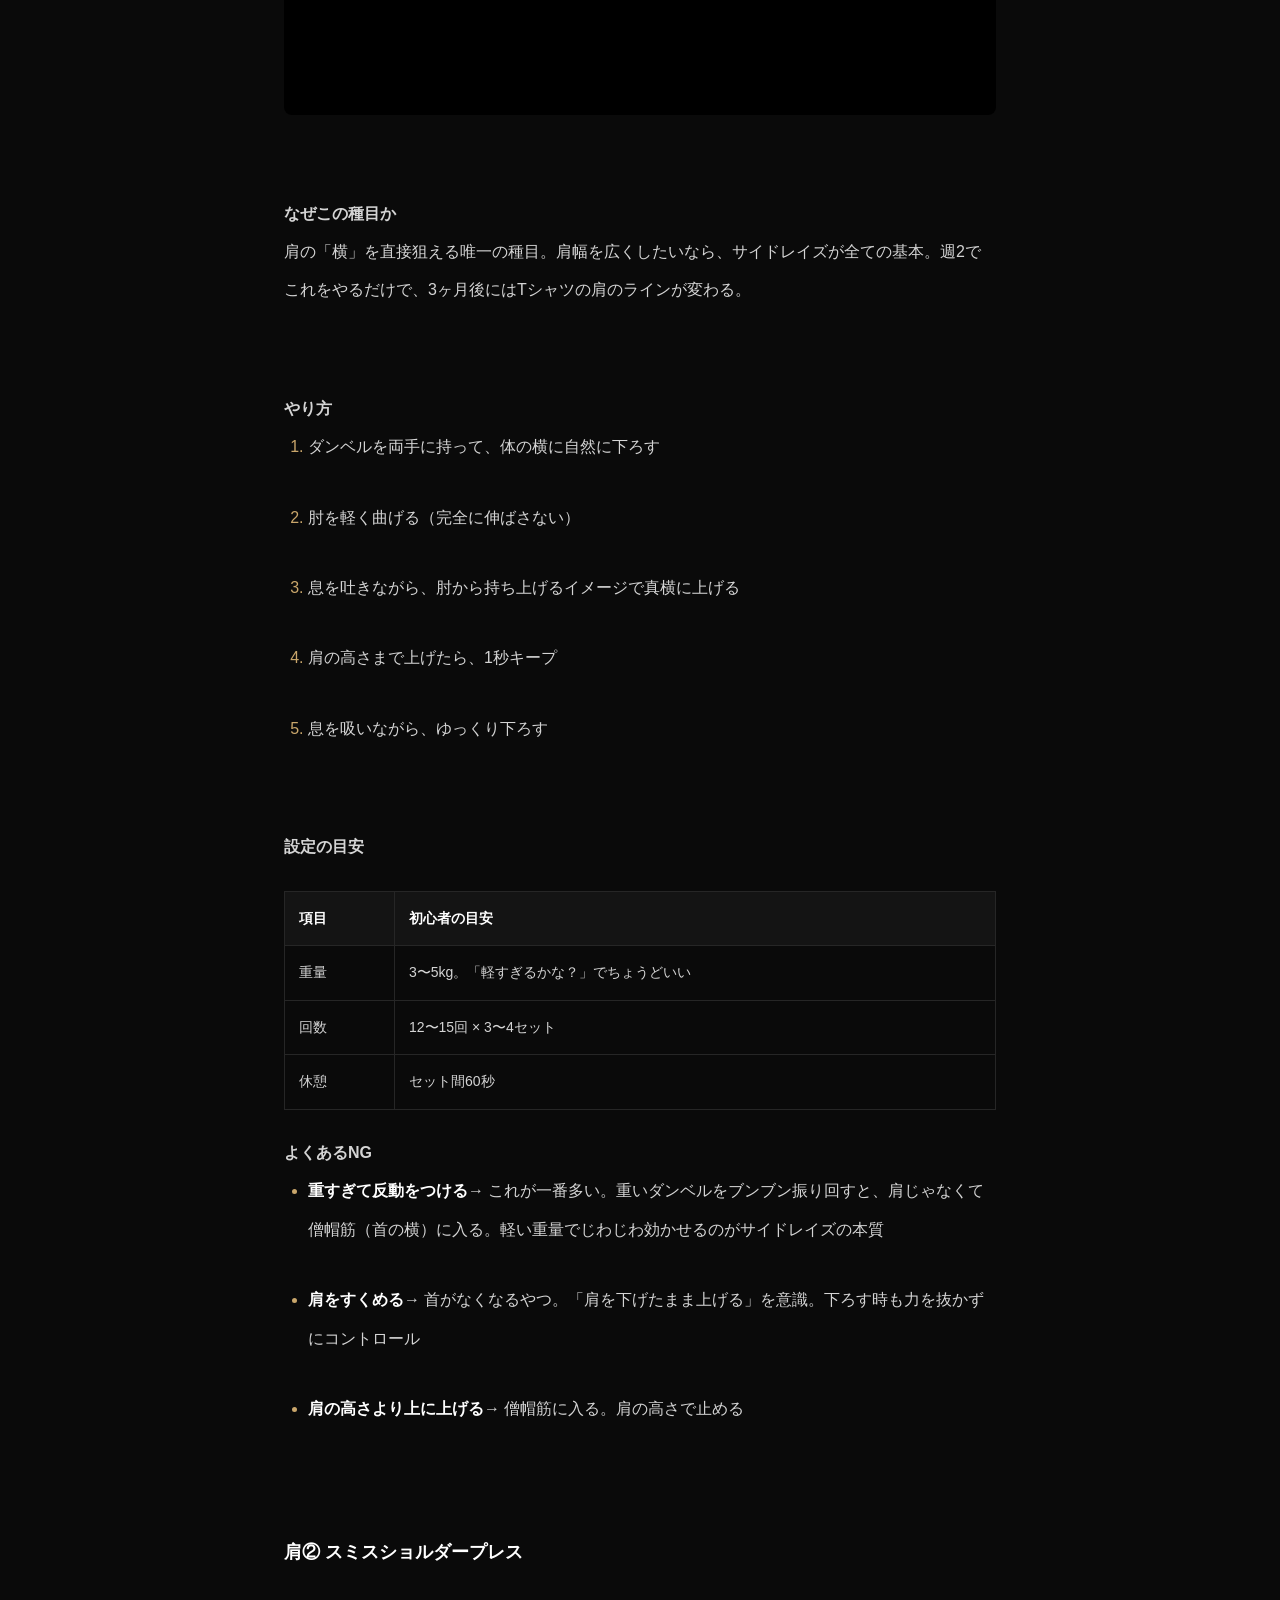
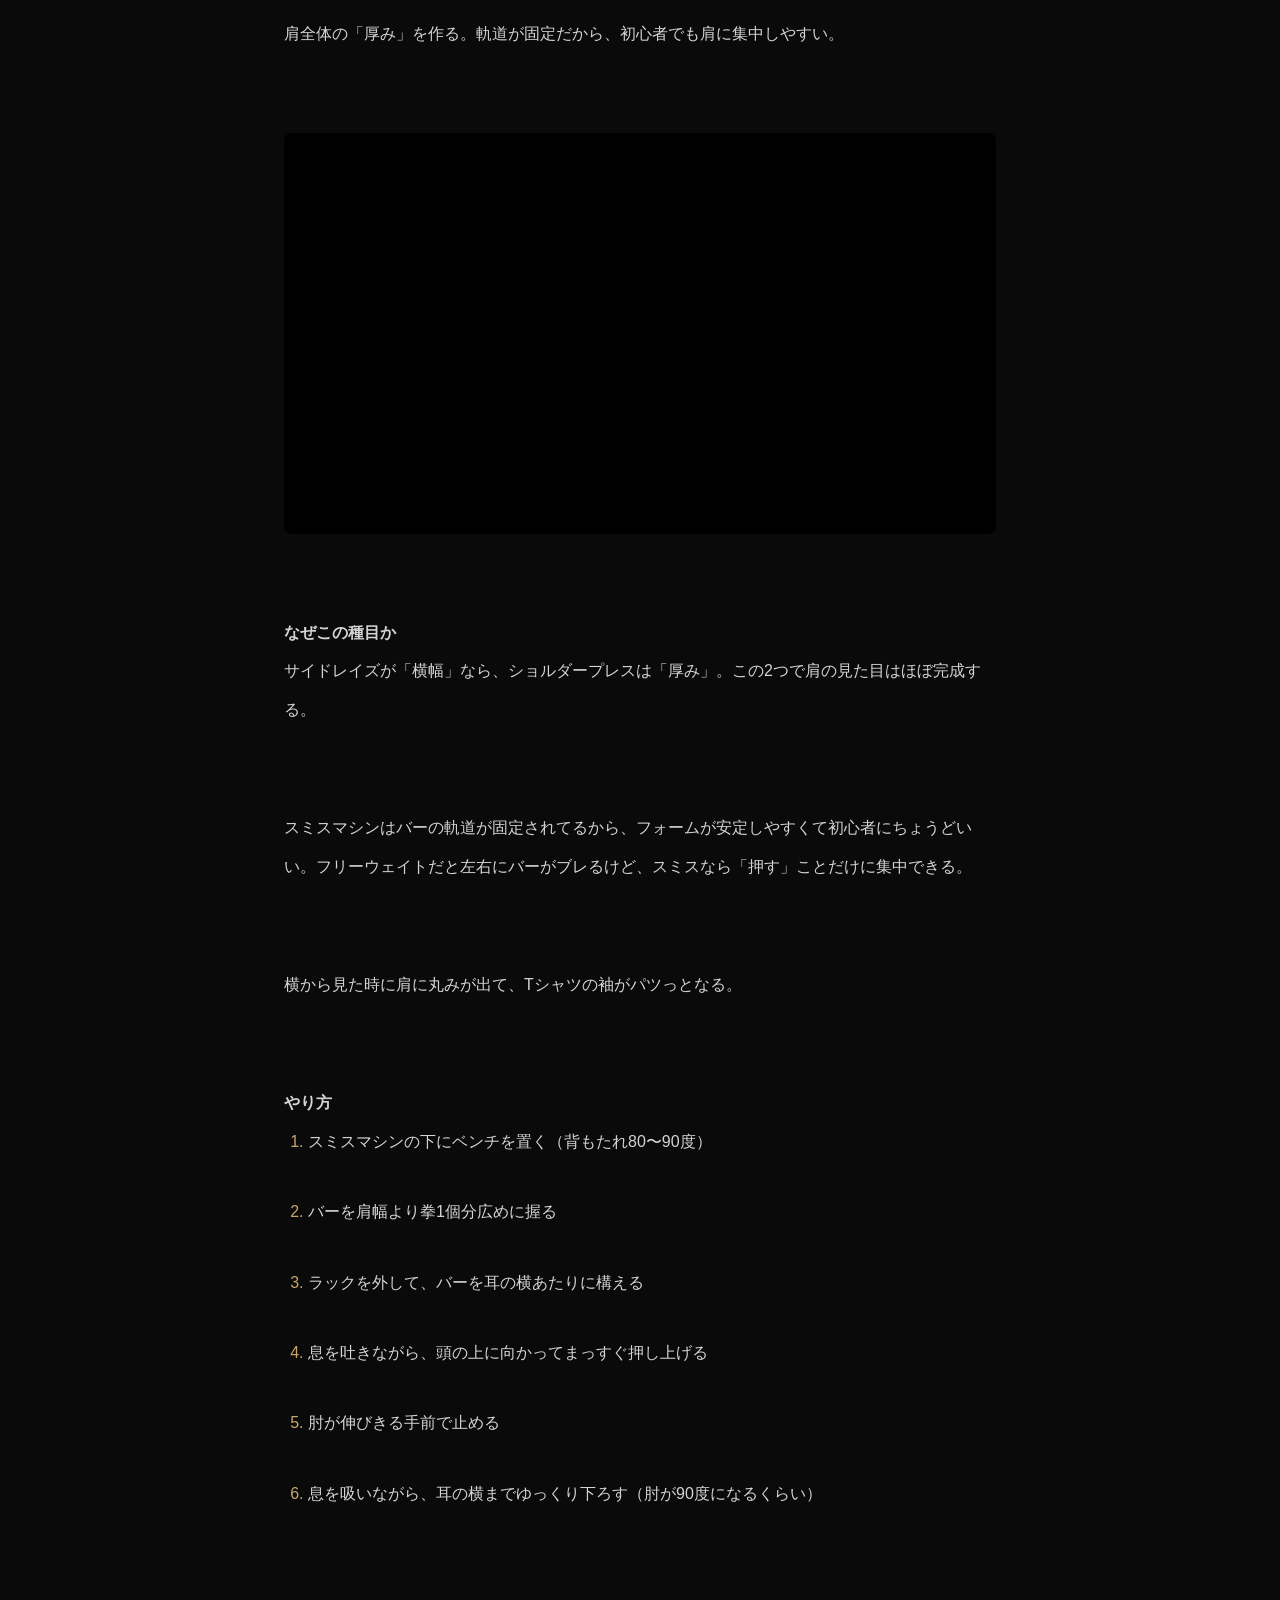
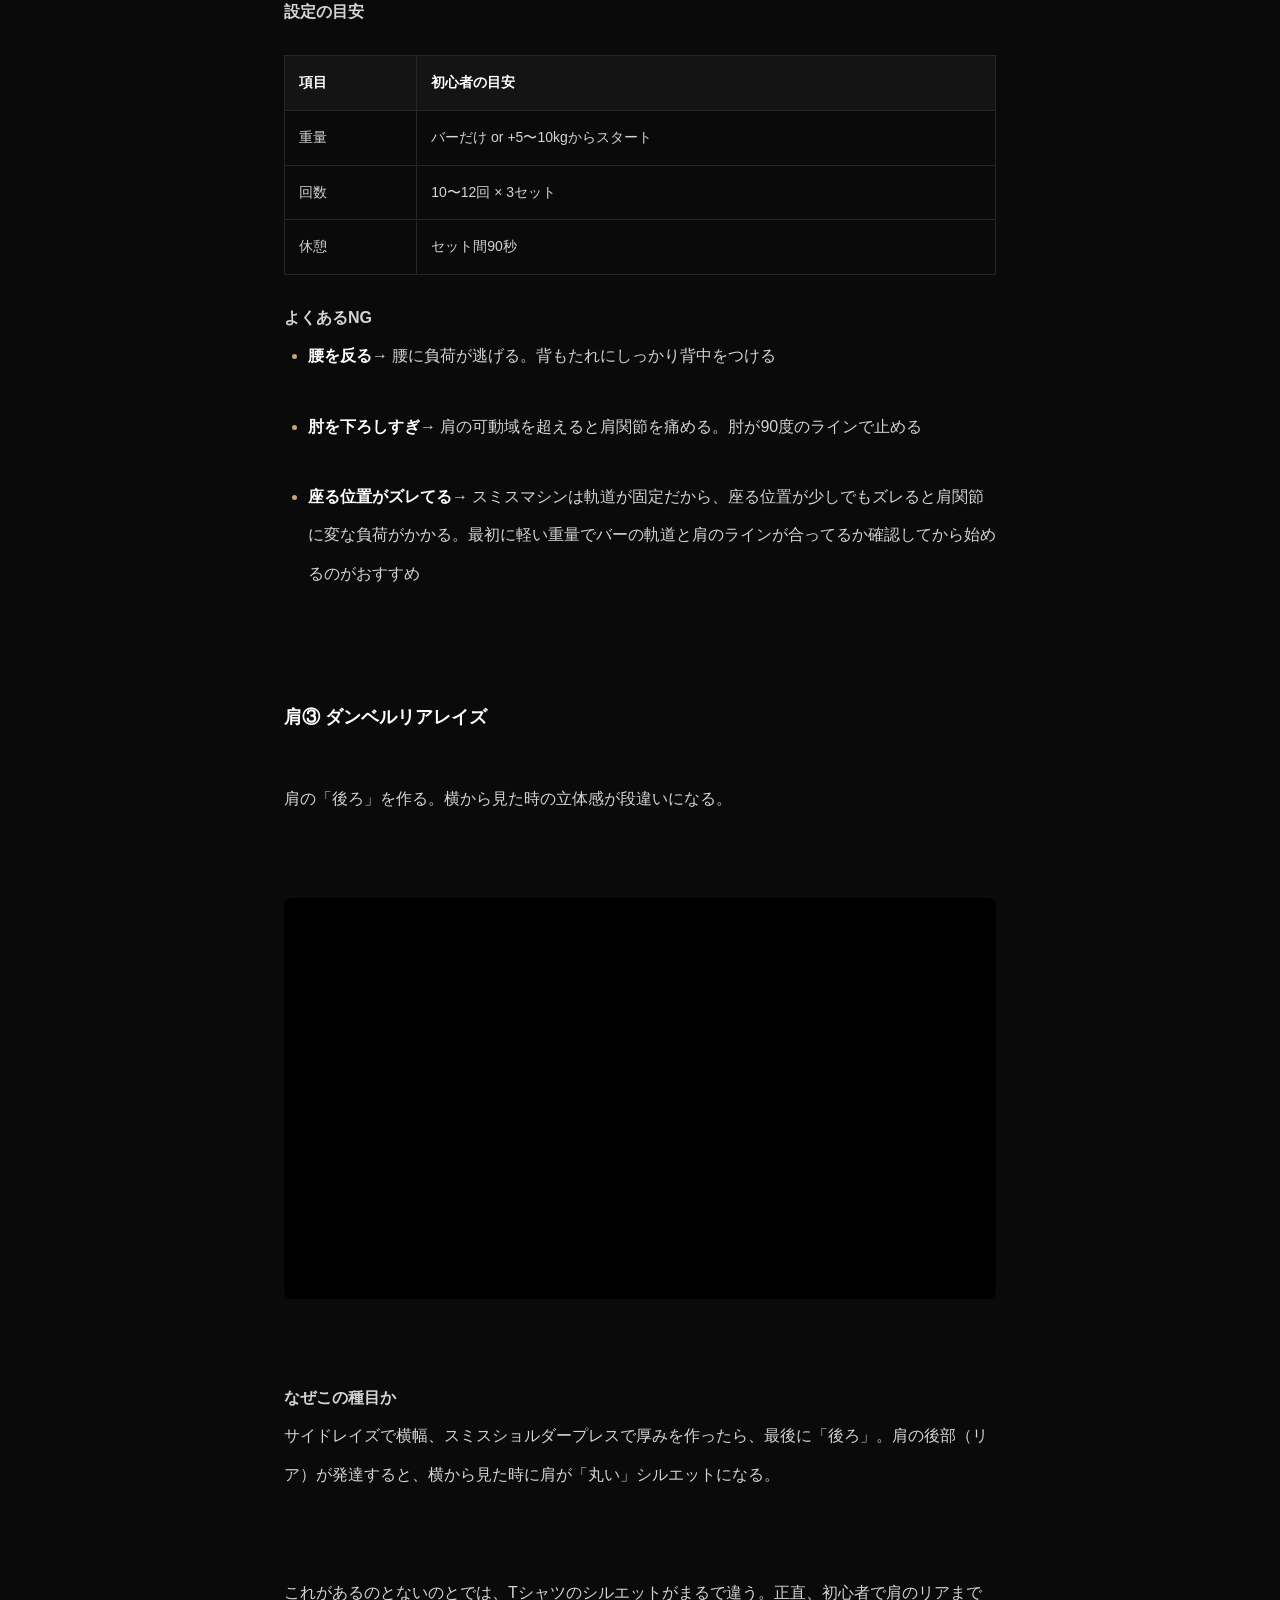
<file: benefits/04-training.html>
<!DOCTYPE html>
<html lang="ja">
<head>
  <meta charset="UTF-8">
  <meta name="viewport" content="width=device-width, initial-scale=1.0">
  <title>筋トレ初心者でもたった3ヶ月で身体が変わる。部位別トレーニング完全マニュアル | MEN'S Rise 10大特典</title>
  <link rel="stylesheet" href="../assets/style.css">
  <meta name="robots" content="noindex, nofollow">
</head>
<body>
  <header class="site-header">
    <div class="header-inner">
      <a href="../index.html" class="brand-link"><img src="../assets/images/logo-white.png" alt="MEN'S Rise" class="brand-logo"></a>
    </div>
  </header>

  <main class="article-main">
    <div class="article-container">
      <nav class="breadcrumb">
        <a href="../index.html">10大特典</a> ／ 特典 04
      </nav>

      <header class="article-header">
        <div class="article-category">特典 04 ／ TRAINING</div>
        <h1 class="article-title">筋トレ初心者でもたった3ヶ月で身体が変わる。部位別トレーニング完全マニュアル</h1>
      </header>

      <article class="article-body">

        <h2>はじめに</h2>
        <p>「筋トレやった方がいいのはわかってる。でも、何からやればいいのかがわからん。」</p>
        <p>これ、俺のDMでめちゃくちゃ多い質問なんですよ。</p>
        <p>そりゃそうよな。</p>
        <p>「筋トレ」って言われても、種目の数だけで何百とあるし、部位もいっぱいあるし、重さも回数もセット数も全部バラバラで。</p>
        <p>「結局、俺は明日ジムに行って何をすればいいの？」がわからんまま、気づいたら始められないまま1ヶ月経ってる… みたいな人、むちゃくちゃ多いと思う。</p>
        <p>俺も最初そうやったから、めちゃくちゃ気持ちわかる。</p>
        <p>だからこのプレゼントは、<strong>「とりあえずこれやっとけば間違いない」を部位ごとに3種目ずつ、全部で15種目にまとめた。</strong></p>
        <p>全種目、俺が実際にやってる動画を撮ったから、フォームも見ながらやってくれ。</p>
        <p>テキストで大事なポイントも全部書いてるけど、動画見た方が100倍わかりやすいから、まず動画を見てからテキスト読む、っていう流れがおすすめ。</p>
        <p>ジム行く前にこのプレゼント開いて、今日やる部位のとこだけ見て、そのままジム行ってくれ。それだけであなたの体は変わるから。</p>

        <h2>このプレゼントの使い方</h2>
        <p>全部を一気にやる必要はない。自分が今日鍛えたい部位のページだけ見て、その3種目をやる。それだけでいい。</p>
        <table>
          <thead>
            <tr><th>部位</th><th>目的</th><th>おすすめ頻度</th></tr>
          </thead>
          <tbody>
            <tr><td>胸</td><td>胸板をつけてTシャツを映えさせる</td><td>週1〜2回</td></tr>
            <tr><td>肩</td><td>肩幅を広くして小顔効果を出す</td><td>週1〜2回</td></tr>
            <tr><td>背中</td><td>逆三角形のシルエットを作る</td><td>週1〜2回</td></tr>
            <tr><td>脚</td><td>全身の土台。代謝を爆上げする</td><td>週1回</td></tr>
            <tr><td>自重</td><td>ジムに行けない日の保険。家でできる</td><td>いつでも</td></tr>
          </tbody>
        </table>
        <p>最低でも週2回、1回40分。これだけで3ヶ月後には鏡の前で「お、変わったな」ってなるから。</p>

        <h2>【部位：胸】</h2>
        <p><strong>なぜ胸を鍛えるのか：</strong>Tシャツ1枚で見た目が変わる。胸板があるだけで、服の上からでもシルエットにボリュームが出て、「なんかこいつ、体ちゃんとしてるな」っていう印象になる。</p>

        <h3>胸① ベンチプレス（or ダンベルプレス）</h3>
        <p>胸トレの王様。これだけは絶対やれ。</p>
        <div class="video-embed"><iframe src="https://utage-system.com/video/Hfvt311lnfHN" allowfullscreen></iframe></div>

        <h4>なぜこの種目か</h4>
        <p>胸全体のベースを作るコンパウンド種目（複数の関節を使う種目）。胸だけじゃなくて、肩の前側と三頭筋（二の腕）も同時に鍛えられるから、効率がむちゃくちゃいい。</p>

        <h4>やり方</h4>
        <ol>
          <li>ベンチに仰向けになって、肩甲骨をギュッと寄せる（ここが一番大事）</li>
          <li>胸を張って、背中に軽くアーチを作る</li>
          <li>バーを肩幅より少し広めに握る</li>
          <li>息を吸いながら、バーを胸の真ん中あたりにゆっくり下ろす</li>
          <li>胸に軽く触れたら、息を吐きながら押し上げる</li>
        </ol>

        <h4>設定の目安</h4>
        <table>
          <thead><tr><th>項目</th><th>初心者の目安</th></tr></thead>
          <tbody>
            <tr><td>重量</td><td>バーだけ（20kg）からスタート。軽くてもフォーム優先</td></tr>
            <tr><td>回数</td><td>8〜12回 × 3セット</td></tr>
            <tr><td>休憩</td><td>セット間2分</td></tr>
          </tbody>
        </table>

        <h4>よくあるNG</h4>
        <ul>
          <li><strong>肩甲骨を寄せてない</strong>→ 肩に負荷が逃げて、胸に効かない。肩を痛める原因にもなる</li>
          <li><strong>お尻がベンチから浮く</strong>→ 腰を痛める。お尻はベンチにつけたまま</li>
          <li><strong>手首が反る</strong>→ 手首を痛める。バーは手のひらの下の方（手首の延長線上）で受ける</li>
        </ul>

        <h4>ダンベルプレスでもOK</h4>
        <p>ベンチプレスが怖い人、バーベルがないジムの人はダンベルプレスで全然OK。</p>
        <ul>
          <li>ダンベルを両手に持ってベンチに仰向け</li>
          <li>手のひらを足側に向けて、胸の横からまっすぐ上に押す</li>
          <li>初心者は7〜12kgのダンベルから</li>
        </ul>
        <p>むしろダンベルの方が可動域が広くて、胸のストレッチが深くかかるから、筋肥大の効果は高いっていう研究もある。</p>

        <h3>胸② ダンベルフライ</h3>
        <p>胸の「広がり」を作る種目。胸の谷間ラインが欲しいならこれ。</p>
        <div class="video-embed"><iframe src="https://utage-system.com/video/sOtBvBkVN6fn" allowfullscreen></iframe></div>

        <h4>なぜこの種目か</h4>
        <p>ベンチプレスが「押す」動きなのに対して、フライは「開いて閉じる」動き。胸の筋肉をストレッチさせるのが得意な種目で、ベンチプレスだけでは作れない胸の広がりと形を作ってくれる。</p>

        <h4>やり方</h4>
        <ol>
          <li>ダンベルを両手に持って、ベンチに仰向け</li>
          <li>肩甲骨を寄せて、胸を張る（ベンチプレスと同じ）</li>
          <li>ダンベルを胸の真上で構える。手のひらは向かい合わせ</li>
          <li>肘を軽く曲げたまま、円を描くように両腕を横に広げる</li>
          <li>胸がグーッと伸びるのを感じたら、1秒キープ</li>
          <li>同じ軌道で、ハグするようにダンベルを戻す</li>
        </ol>

        <h4>設定の目安</h4>
        <table>
          <thead><tr><th>項目</th><th>初心者の目安</th></tr></thead>
          <tbody>
            <tr><td>重量</td><td>5〜10kg（ベンチプレスより軽くていい）</td></tr>
            <tr><td>回数</td><td>10〜12回 × 3セット</td></tr>
            <tr><td>休憩</td><td>セット間90秒</td></tr>
          </tbody>
        </table>

        <h4>よくあるNG</h4>
        <ul>
          <li><strong>肘を伸ばしきる</strong>→ 肘関節にむちゃくちゃ負担がかかる。常に軽く曲げたまま</li>
          <li><strong>重すぎるダンベル</strong>→ フライは軽い重量でゆっくり効かせる種目。重さでマウント取る種目じゃない</li>
          <li><strong>下ろしすぎ</strong>→ 肩の高さより下まで腕を開くと肩を痛める。胸のストレッチを感じたらそこが下限</li>
        </ul>

        <h3>胸③ ペックフライ</h3>
        <p>胸トレの仕上げ。マシンだから初心者でも「胸に効いてる」がわかる。</p>
        <div class="video-embed"><iframe src="https://utage-system.com/video/viyUhkgZmOiL" allowfullscreen></iframe></div>

        <h4>なぜこの種目か</h4>
        <p>ベンチプレスとダンベルフライで胸を追い込んだ後、最後にペックフライで仕上げる。マシンの軌道が固定されてるから、フォームを気にせず胸の収縮だけに集中できる。</p>
        <p>しかもどのポジションでも負荷が抜けないから、最初から最後まで胸に効き続ける。「胸に効いてる感覚がイマイチわからない」っていう人こそ、まずこれをやってみてほしい。</p>

        <h4>やり方</h4>
        <ol>
          <li>シートに座って、グリップの高さが胸の高さ（乳首のライン）に揃うように調整する</li>
          <li>背中をシートにしっかりつけて、胸を張る</li>
          <li>両腕を大きく開いた状態からスタート。肘は軽く曲げたまま</li>
          <li>息を吐きながら、胸を寄せるイメージで両腕をゆっくり閉じる</li>
          <li>真ん中で1秒キープ。胸の内側がギュッと絞られるのを感じる</li>
          <li>息を吸いながら、ゆっくり戻す</li>
        </ol>

        <h4>設定の目安</h4>
        <table>
          <thead><tr><th>項目</th><th>初心者の目安</th></tr></thead>
          <tbody>
            <tr><td>重量</td><td>軽め。15回ギリギリできるくらいからスタート</td></tr>
            <tr><td>回数</td><td>12〜15回 × 3セット</td></tr>
            <tr><td>休憩</td><td>セット間60秒</td></tr>
          </tbody>
        </table>

        <h4>よくあるNG</h4>
        <ul>
          <li><strong>腕の力で閉じてる</strong>→ 一番多いミス。「腕を閉じる」じゃなくて「胸を寄せる」と意識するだけで、胸への効きが全然変わる</li>
          <li><strong>背中がシートから離れる</strong>→ 体を前に出して反動で閉じてるサイン。背中はシートにベタ付けのまま</li>
          <li><strong>戻す時にガシャンと落とす</strong>→ 戻す動作（ネガティブ）こそ筋肉が一番成長する瞬間。2〜3秒かけてゆっくり戻すだけで、効果が倍になる</li>
          <li><strong>重すぎる</strong>→ 最初は軽めでいい。「胸で寄せる感覚」を掴むのが先。重さを追うのはその後</li>
        </ul>

        <h2>【部位：肩】</h2>
        <p><strong>なぜ肩を鍛えるのか：</strong>肩幅が広くなると、正面から見た時に体がデカくなる。相対的に顔が小さく見える。スタイルを変えたいなら、肩が一番コスパいい部位。俺がずっと言い続けてること。</p>

        <h3>肩① サイドレイズ</h3>
        <p>肩幅を広げる最重要種目。俺の肩トレ動画120万再生の主役。</p>
        <div class="video-embed"><iframe src="https://utage-system.com/video/9lA7QASri7tY" allowfullscreen></iframe></div>

        <h4>なぜこの種目か</h4>
        <p>肩の「横」を直接狙える唯一の種目。肩幅を広くしたいなら、サイドレイズが全ての基本。週2でこれをやるだけで、3ヶ月後にはTシャツの肩のラインが変わる。</p>

        <h4>やり方</h4>
        <ol>
          <li>ダンベルを両手に持って、体の横に自然に下ろす</li>
          <li>肘を軽く曲げる（完全に伸ばさない）</li>
          <li>息を吐きながら、肘から持ち上げるイメージで真横に上げる</li>
          <li>肩の高さまで上げたら、1秒キープ</li>
          <li>息を吸いながら、ゆっくり下ろす</li>
        </ol>

        <h4>設定の目安</h4>
        <table>
          <thead><tr><th>項目</th><th>初心者の目安</th></tr></thead>
          <tbody>
            <tr><td>重量</td><td>3〜5kg。「軽すぎるかな？」でちょうどいい</td></tr>
            <tr><td>回数</td><td>12〜15回 × 3〜4セット</td></tr>
            <tr><td>休憩</td><td>セット間60秒</td></tr>
          </tbody>
        </table>

        <h4>よくあるNG</h4>
        <ul>
          <li><strong>重すぎて反動をつける</strong>→ これが一番多い。重いダンベルをブンブン振り回すと、肩じゃなくて僧帽筋（首の横）に入る。軽い重量でじわじわ効かせるのがサイドレイズの本質</li>
          <li><strong>肩をすくめる</strong>→ 首がなくなるやつ。「肩を下げたまま上げる」を意識。下ろす時も力を抜かずにコントロール</li>
          <li><strong>肩の高さより上に上げる</strong>→ 僧帽筋に入る。肩の高さで止める</li>
        </ul>

        <h3>肩② スミスショルダープレス</h3>
        <p>肩全体の「厚み」を作る。軌道が固定だから、初心者でも肩に集中しやすい。</p>
        <div class="video-embed"><iframe src="https://utage-system.com/video/3fwDrAWdcEMt" allowfullscreen></iframe></div>

        <h4>なぜこの種目か</h4>
        <p>サイドレイズが「横幅」なら、ショルダープレスは「厚み」。この2つで肩の見た目はほぼ完成する。</p>
        <p>スミスマシンはバーの軌道が固定されてるから、フォームが安定しやすくて初心者にちょうどいい。フリーウェイトだと左右にバーがブレるけど、スミスなら「押す」ことだけに集中できる。</p>
        <p>横から見た時に肩に丸みが出て、Tシャツの袖がパツっとなる。</p>

        <h4>やり方</h4>
        <ol>
          <li>スミスマシンの下にベンチを置く（背もたれ80〜90度）</li>
          <li>バーを肩幅より拳1個分広めに握る</li>
          <li>ラックを外して、バーを耳の横あたりに構える</li>
          <li>息を吐きながら、頭の上に向かってまっすぐ押し上げる</li>
          <li>肘が伸びきる手前で止める</li>
          <li>息を吸いながら、耳の横までゆっくり下ろす（肘が90度になるくらい）</li>
        </ol>

        <h4>設定の目安</h4>
        <table>
          <thead><tr><th>項目</th><th>初心者の目安</th></tr></thead>
          <tbody>
            <tr><td>重量</td><td>バーだけ or +5〜10kgからスタート</td></tr>
            <tr><td>回数</td><td>10〜12回 × 3セット</td></tr>
            <tr><td>休憩</td><td>セット間90秒</td></tr>
          </tbody>
        </table>

        <h4>よくあるNG</h4>
        <ul>
          <li><strong>腰を反る</strong>→ 腰に負荷が逃げる。背もたれにしっかり背中をつける</li>
          <li><strong>肘を下ろしすぎ</strong>→ 肩の可動域を超えると肩関節を痛める。肘が90度のラインで止める</li>
          <li><strong>座る位置がズレてる</strong>→ スミスマシンは軌道が固定だから、座る位置が少しでもズレると肩関節に変な負荷がかかる。最初に軽い重量でバーの軌道と肩のラインが合ってるか確認してから始めるのがおすすめ</li>
        </ul>

        <h3>肩③ ダンベルリアレイズ</h3>
        <p>肩の「後ろ」を作る。横から見た時の立体感が段違いになる。</p>
        <div class="video-embed"><iframe src="https://utage-system.com/video/g1si38ELkMST" allowfullscreen></iframe></div>

        <h4>なぜこの種目か</h4>
        <p>サイドレイズで横幅、スミスショルダープレスで厚みを作ったら、最後に「後ろ」。肩の後部（リア）が発達すると、横から見た時に肩が「丸い」シルエットになる。</p>
        <p>これがあるのとないのとでは、Tシャツのシルエットがまるで違う。正直、初心者で肩のリアまでやってる奴はほぼおらんから、ここで差がつく。</p>

        <h4>やり方</h4>
        <ol>
          <li>ダンベルを両手に持って、ベンチに座る（or 立った状態で前傾）</li>
          <li>上体を45度〜60度くらい前に倒す</li>
          <li>腕をダラんと下ろした状態から、肘を軽く曲げて後ろ斜め上に開く</li>
          <li>肩甲骨を寄せるイメージで、肩の後ろに効いてるのを感じる</li>
          <li>ゆっくり戻す</li>
        </ol>

        <h4>設定の目安</h4>
        <table>
          <thead><tr><th>項目</th><th>初心者の目安</th></tr></thead>
          <tbody>
            <tr><td>重量</td><td>2〜5kg（サイドレイズより軽くていい）</td></tr>
            <tr><td>回数</td><td>12〜15回 × 3セット</td></tr>
            <tr><td>休憩</td><td>セット間60秒</td></tr>
          </tbody>
        </table>

        <h4>よくあるNG</h4>
        <ul>
          <li><strong>上体が起きてくる</strong>→ 前傾をキープしないと背中に効いてしまう。おでこが膝に向くくらい倒す</li>
          <li><strong>腕を後ろに引きすぎ</strong>→ 真後ろじゃなくて、斜め後ろ上方向に開く</li>
          <li><strong>重すぎ</strong>→ リアレイズは軽い重量で「効かせる」種目。2kgでも15回やったらパンパンになる</li>
        </ul>

        <h2>【部位：背中】</h2>
        <p><strong>なぜ背中を鍛えるのか：</strong>正面だけじゃなくて、横と後ろのシルエットが変わる。肩幅＋背中の広がりで逆三角形の体型が完成する。あと姿勢がよくなる。猫背の男に色気はない。</p>

        <h3>背中① ラットプルダウン</h3>
        <p>背中トレの基本中の基本。ジムに来たらまずこれ。</p>
        <div class="video-embed"><iframe src="https://utage-system.com/video/WuJo4Zk0YSyY" allowfullscreen></iframe></div>

        <h4>なぜこの種目か</h4>
        <p>背中の横幅を作る最重要種目。懸垂（チンニング）のマシン版で、重量を自分で調整できるから初心者にちょうどいい。広背筋と大円筋を狙えるから、逆三角形のシルエットを作る第一歩。</p>

        <h4>やり方</h4>
        <ol>
          <li>マシンに座って、太ももをパッドの下に固定する</li>
          <li>バーを肩幅より拳1.5〜2個分広めに握る</li>
          <li>胸を張って、肩甲骨を下げる（肩をすくめない）</li>
          <li>息を吐きながら、肘を脇腹に向けて引くイメージでバーを下ろす</li>
          <li>バーが鎖骨〜胸の上あたりに来たら、1秒キープ</li>
          <li>息を吸いながら、ゆっくり戻す</li>
        </ol>

        <h4>設定の目安</h4>
        <table>
          <thead><tr><th>項目</th><th>初心者の目安</th></tr></thead>
          <tbody>
            <tr><td>重量</td><td>体重の3〜4割くらいからスタート（60kgの人なら20〜25kg）</td></tr>
            <tr><td>回数</td><td>10〜12回 × 3セット</td></tr>
            <tr><td>休憩</td><td>セット間90秒</td></tr>
          </tbody>
        </table>

        <h4>よくあるNG</h4>
        <ul>
          <li><strong>腕で引いてる</strong>→ 一番多いミス。「バーを引く」じゃなくて「肘を下に引く」と意識するだけで、背中に効くようになる</li>
          <li><strong>上体を後ろに倒しすぎ</strong>→ 軽い後傾はOKだけど、大きく倒すと別の種目になる。初心者はほぼ直立で</li>
          <li><strong>小指側で握る</strong>→ 親指・人差し指はサポート程度。小指と薬指に力を入れて握ると、腕の関与が減って背中に効きやすくなる</li>
        </ul>

        <h3>背中② ダンベルワンハンドロー</h3>
        <p>背中の「厚み」を作る。片手ずつやるから、左右差の修正にも最適。</p>
        <div class="video-embed"><iframe src="https://utage-system.com/video/SLUFiwwwErsc" allowfullscreen></iframe></div>

        <h4>なぜこの種目か</h4>
        <p>ラットプルダウンが「上から下」に引く動きなのに対して、ローイングは「前から後ろ」に引く動き。これで背中の厚みが出る。片手でやるから、弱い側を重点的に鍛えられるのもメリット。</p>

        <h4>やり方</h4>
        <ol>
          <li>フラットベンチに片手と片膝を乗せる（右手・右膝 → 左背中を鍛える）</li>
          <li>反対の手でダンベルを持って、腕をダラんと下ろす</li>
          <li>背中は床と平行に。猫背にならない</li>
          <li>息を吐きながら、ダンベルを腰の横あたりに引く（肘を天井に向けて引き上げるイメージ）</li>
          <li>肩甲骨がギュッと寄ったのを感じたら、1秒キープ</li>
          <li>息を吸いながら、ゆっくり下ろす</li>
        </ol>

        <h4>設定の目安</h4>
        <table>
          <thead><tr><th>項目</th><th>初心者の目安</th></tr></thead>
          <tbody>
            <tr><td>重量</td><td>7〜12kg</td></tr>
            <tr><td>回数</td><td>10〜12回 × 3セット（左右それぞれ）</td></tr>
            <tr><td>休憩</td><td>左右やって1セット。セット間90秒</td></tr>
          </tbody>
        </table>

        <h4>よくあるNG</h4>
        <ul>
          <li><strong>体を回旋させる</strong>→ ダンベルを引く時に体がねじれると、背中から負荷が逃げる。体幹を固定して、腕だけ動かす</li>
          <li><strong>腕で引き上げる</strong>→ 「ダンベルを持ち上げる」じゃなくて「肘を天井に引き上げる」。この意識だけで全然違う</li>
          <li><strong>背中が丸まる</strong>→ 腰を痛める原因。最初から最後まで背中フラットをキープ</li>
        </ul>

        <h3>背中③ シーテッドロー（ケーブルロー）</h3>
        <p>背中の「中央の厚み」を作る。姿勢改善にも直結する種目。</p>
        <div class="video-embed"><iframe src="https://utage-system.com/video/P7M4h1irMHXw" allowfullscreen></iframe></div>

        <h4>なぜこの種目か</h4>
        <p>ラットプルダウンとワンハンドローで背中の「外側」を作ったら、最後にシーテッドローで「真ん中」を仕上げる。僧帽筋の中部と菱形筋を鍛えることで、肩甲骨がしっかり寄るようになる＝姿勢が劇的に良くなる。</p>

        <h4>やり方</h4>
        <ol>
          <li>ケーブルマシンに座って、足をプレートに置く（膝は軽く曲げる）</li>
          <li>Vバーハンドルを両手で握る</li>
          <li>胸を張って、背筋を伸ばす</li>
          <li>息を吐きながら、おへそとみぞおちの間を目がけてハンドルを引く</li>
          <li>肩甲骨をギュッと寄せて、1秒キープ</li>
          <li>息を吸いながら、ゆっくり戻す</li>
        </ol>

        <h4>設定の目安</h4>
        <table>
          <thead><tr><th>項目</th><th>初心者の目安</th></tr></thead>
          <tbody>
            <tr><td>重量</td><td>ラットプルダウンと同じくらい or 少し軽め</td></tr>
            <tr><td>回数</td><td>10〜12回 × 3セット</td></tr>
            <tr><td>休憩</td><td>セット間90秒</td></tr>
          </tbody>
        </table>

        <h4>よくあるNG</h4>
        <ul>
          <li><strong>上体を前後に揺らす</strong>→ ボートを漕ぐみたいに体を前後に振ると、反動で引いてるだけになる。上体は固定。腕だけ動かす</li>
          <li><strong>肩が上がる</strong>→ 引く時に肩をすくめると僧帽筋の上部に入る。「肩を下げたまま引く」を意識</li>
          <li><strong>戻す時に力を抜く</strong>→ 戻す動作（ネガティブ）もゆっくりやるだけで、効果が倍になる</li>
        </ul>

        <h2>【部位：脚】</h2>
        <p><strong>なぜ脚を鍛えるのか：</strong>脚の筋肉は全身の約60〜70%を占める。つまり脚を鍛えるだけで、基礎代謝がむちゃくちゃ上がる。</p>
        <p>体脂肪を落としたいなら、腹筋100回やるより脚トレ1回の方がよっぽど効率いい。あとテストステロン（男性ホルモン）の分泌量が一番上がる部位でもある。</p>

        <h3>脚① バーベルスクワット</h3>
        <p>キング・オブ・エクササイズ。全トレーニングの王様。</p>
        <div class="video-embed"><iframe src="https://utage-system.com/video/XFIqfjgmHFnK" allowfullscreen></iframe></div>

        <h4>なぜこの種目か</h4>
        <p>脚だけじゃなくて、体幹、背中、全身を同時に鍛えられる。1種目で得られる効果が圧倒的に高い。</p>
        <p>正直、脚トレはスクワットだけでもいいくらい。でも3種目やった方がバランスいいから、残り2つも紹介する。</p>

        <h4>やり方</h4>
        <ol>
          <li>バーを僧帽筋の上（首の付け根の少し下）に担ぐ</li>
          <li>足を肩幅より少し広めに開く。つま先はやや外向き（30度くらい）</li>
          <li>胸を張って、お腹に力を入れる</li>
          <li>息を吸いながら、お尻を後ろに引くようにしゃがむ</li>
          <li>太ももが床と平行になるまで下ろす</li>
          <li>息を吐きながら、かかとで地面を押して立ち上がる</li>
        </ol>

        <h4>設定の目安</h4>
        <table>
          <thead><tr><th>項目</th><th>初心者の目安</th></tr></thead>
          <tbody>
            <tr><td>重量</td><td>バーだけ（20kg）or ゴブレットスクワット（ダンベル1個を胸の前に持つ）から</td></tr>
            <tr><td>回数</td><td>8〜12回 × 3セット</td></tr>
            <tr><td>休憩</td><td>セット間2〜3分（脚トレはキツいから長めでOK）</td></tr>
          </tbody>
        </table>

        <h4>よくあるNG</h4>
        <ul>
          <li><strong>膝が内側に入る</strong>→ 膝を痛める一番の原因。つま先と同じ方向に膝を向ける。常に</li>
          <li><strong>かかとが浮く</strong>→ 重心はかかと寄り。つま先じゃなくて、かかとで地面を押すイメージ</li>
          <li><strong>背中が丸まる</strong>→ 腰を壊す。胸を張って、目線は正面やや上。「胸を見せつけるように」しゃがむとフォームが安定する</li>
          <li><strong>浅すぎるスクワット</strong>→ 太ももが床と平行になるまで下ろさないと、効果が半減する</li>
        </ul>

        <h3>脚② レッグプレス</h3>
        <p>スクワットが怖い人はここから始めろ。腰への負担ゼロ。</p>
        <div class="video-embed"><iframe src="https://utage-system.com/video/NsBhQn4eAJEk" allowfullscreen></iframe></div>

        <h4>なぜこの種目か</h4>
        <p>スクワットと同じ筋肉を鍛えられるけど、背中と腰への負担がほぼない。マシンが軌道を安定させてくれるから、フォームのミスが起きにくい。</p>
        <p>スクワットのフォームに自信がない初心者は、まずレッグプレスで脚の筋力をつけてからスクワットに移行するのもアリ。</p>

        <h4>やり方</h4>
        <ol>
          <li>マシンに座って、背中と腰をシートにしっかりつける</li>
          <li>足をプレートの中央に、腰幅くらいで置く。つま先はやや外向き</li>
          <li>膝を曲げてプレートを下ろす。太ももがお腹に当たるくらいまで</li>
          <li>息を吐きながら、かかとで押して脚を伸ばす</li>
          <li>膝を完全に伸ばしきらない（ロックアウトしない）</li>
        </ol>

        <h4>設定の目安</h4>
        <table>
          <thead><tr><th>項目</th><th>初心者の目安</th></tr></thead>
          <tbody>
            <tr><td>重量</td><td>体重と同じくらいからスタート</td></tr>
            <tr><td>回数</td><td>10〜12回 × 3セット</td></tr>
            <tr><td>休憩</td><td>セット間2分</td></tr>
          </tbody>
        </table>

        <h4>よくあるNG</h4>
        <ul>
          <li><strong>膝を完全にロックアウト</strong>→ 膝関節にむちゃくちゃ負荷がかかる。伸ばしきる手前で止める。これ絶対守って</li>
          <li><strong>腰がシートから浮く</strong>→ 下ろしすぎのサイン。可動域を少し浅くする</li>
          <li><strong>足の位置が高すぎ/低すぎ</strong>→ プレートの真ん中が基本。上すぎるとハムストリングスメイン、下すぎると膝に負担</li>
        </ul>

        <h4>足の位置でターゲットが変わる</h4>
        <table>
          <thead><tr><th>足の位置</th><th>メインターゲット</th></tr></thead>
          <tbody>
            <tr><td>プレートの中央（基本）</td><td>太もも全体 + お尻</td></tr>
            <tr><td>プレートの上側</td><td>ハムストリングス（太もも裏）+ お尻</td></tr>
            <tr><td>プレートの下側</td><td>大腿四頭筋（太もも前）メイン</td></tr>
          </tbody>
        </table>

        <h3>脚③ ブルガリアンスクワット</h3>
        <p>片足で行う高負荷スクワット。お尻と太もも裏に効く。</p>
        <div class="video-embed"><iframe src="https://utage-system.com/video/r1VX9Zk2zUzp" allowfullscreen></iframe></div>

        <h4>なぜこの種目か</h4>
        <p>普通のスクワットでは鍛えにくいハムストリングス（太もも裏）と大臀筋（お尻）を集中的に鍛えられる。片足ずつやるからバランス感覚も鍛えられるし、左右の筋力差も修正できる。キツいけど、効果はエグい。</p>

        <h4>やり方</h4>
        <ol>
          <li>ベンチの前に立って、片足の甲をベンチの上に乗せる</li>
          <li>前足はベンチから大股1歩分くらい前に置く</li>
          <li>上体をまっすぐ（or やや前傾）にして、胸を張る</li>
          <li>息を吸いながら、前足の膝を曲げてゆっくりしゃがむ</li>
          <li>前足の太ももが床と平行になるくらいまで下ろす</li>
          <li>息を吐きながら、前足のかかとで押して立ち上がる</li>
        </ol>

        <h4>設定の目安</h4>
        <table>
          <thead><tr><th>項目</th><th>初心者の目安</th></tr></thead>
          <tbody>
            <tr><td>重量</td><td>自重からスタート。慣れたらダンベルを両手に持つ</td></tr>
            <tr><td>回数</td><td>10回 × 3セット(左右それぞれ)</td></tr>
            <tr><td>休憩</td><td>左右やって1セット。セット間2分</td></tr>
          </tbody>
        </table>

        <h4>よくあるNG</h4>
        <ul>
          <li><strong>前足の膝がつま先より大幅に前に出る</strong>→ 膝に負担。前足をもう少し前に置いて調整</li>
          <li><strong>後ろ足に体重をかけすぎ</strong>→ 前足8：後ろ足2のイメージ。後ろ足はバランスを取るだけ</li>
          <li><strong>バランスが取れない</strong>→ 最初はベンチじゃなくて低い台（椅子の座面くらい）から始めてもいい</li>
        </ul>

        <h2>【部位：自重】</h2>
        <p><strong>なぜ自重トレが必要か：</strong>ジムに行けない日がある。出張、残業、天気、気分。理由はなんでもいい。</p>
        <p>「今日ジム行けないからトレーニングなし」を、ゼロにするためのメニュー。家で10分あれば全部できる。</p>

        <h3>自重① プッシュアップ（腕立て伏せ）</h3>
        <p>自重トレの王様。大胸筋・肩・三頭筋を同時に鍛える。</p>
        <div class="video-embed"><iframe src="https://utage-system.com/video/qrlN1NXw0cuB" allowfullscreen></iframe></div>

        <h4>なぜこの種目か</h4>
        <p>器具なしで胸・肩・三頭筋を同時に鍛えられる、自重最強の上半身種目。体重の約60%が負荷としてかかるから、自重とはいえ十分な刺激が入る。</p>

        <h4>やり方</h4>
        <ol>
          <li>手を肩幅より拳1.5個分広めに置く</li>
          <li>頭からかかとまで一直線にする（お尻を上げない、腰を反らない）</li>
          <li>息を吸いながら、胸が床から拳1個分のところまで下ろす</li>
          <li>息を吐きながら、押し上げる</li>
          <li>肘を伸ばしきる手前で止めて、すぐ次のレップへ</li>
        </ol>

        <h4>設定の目安</h4>
        <table>
          <thead><tr><th>項目</th><th>初心者の目安</th></tr></thead>
          <tbody>
            <tr><td>回数</td><td>限界回数 × 3セット</td></tr>
            <tr><td>休憩</td><td>セット間60秒</td></tr>
            <tr><td>頻度</td><td>週3〜4回OK（自重は回復が早い）</td></tr>
          </tbody>
        </table>

        <h4>できない人向け</h4>
        <table>
          <thead><tr><th>レベル</th><th>やり方</th></tr></thead>
          <tbody>
            <tr><td>1回もできない</td><td>膝つきプッシュアップから始める。膝を床について同じ動作</td></tr>
            <tr><td>5回くらいできる</td><td>通常の腕立てを限界まで → 残りを膝つきで追い込む</td></tr>
            <tr><td>15回以上できる</td><td>足上げプッシュアップ（ソファに足を乗せる）で負荷UP</td></tr>
          </tbody>
        </table>

        <h4>よくあるNG</h4>
        <ul>
          <li><strong>お尻が上がってる</strong>→ 体幹が弱いサイン。腹筋に力を入れて一直線をキープ</li>
          <li><strong>下ろしが浅い</strong>→ 胸が床に近づくまでちゃんと下ろさないと効かない</li>
          <li><strong>手の位置が上すぎ</strong>→ 手を肩より上（顔の横）に置くと肩に入る。胸の横あたりに置く</li>
        </ul>

        <h3>自重② リバースプッシュアップ</h3>
        <p>二の腕（上腕三頭筋）を自重で追い込む。椅子ひとつあればどこでもできる。</p>
        <div class="video-embed"><iframe src="https://utage-system.com/video/qG3jEHrfn9NH" allowfullscreen></iframe></div>

        <h4>なぜこの種目か</h4>
        <p>プッシュアップが胸・肩・三頭筋の「押す」動きなら、リバースプッシュアップは上腕三頭筋（二の腕の裏側）に集中して効かせる種目。</p>
        <p>実は腕の筋肉の約2/3は三頭筋が占めてるから、腕を太くしたいなら力こぶ（二頭筋）よりも三頭筋を鍛える方がよっぽど効率がいい。</p>
        <p>椅子ひとつあれば家でもホテルでもどこでもできるから、ジムに行けない日の上半身メニューとしてめちゃくちゃ優秀。</p>

        <h4>やり方</h4>
        <ol>
          <li>椅子やベンチに背を向けて、座面の端に両手を肩幅で置く</li>
          <li>お尻を前に出して、足を前に伸ばす</li>
          <li>胸を張って、背筋を伸ばす</li>
          <li>息を吸いながら、肘を後ろに曲げてお尻をゆっくり下ろす</li>
          <li>肘が90度になるくらいまで下ろしたら、1秒キープ</li>
          <li>息を吐きながら、腕の力で体を押し上げる</li>
        </ol>

        <h4>設定の目安</h4>
        <table>
          <thead><tr><th>項目</th><th>初心者の目安</th></tr></thead>
          <tbody>
            <tr><td>回数</td><td>10〜15回 × 3セット</td></tr>
            <tr><td>休憩</td><td>セット間60秒</td></tr>
            <tr><td>頻度</td><td>週3〜4回OK（自重は回復が早い）</td></tr>
          </tbody>
        </table>

        <h4>負荷の調整方法</h4>
        <table>
          <thead><tr><th>レベル</th><th>やり方</th></tr></thead>
          <tbody>
            <tr><td>キツい人</td><td>膝を曲げて足を体に近づける。これだけで負荷がかなり下がる</td></tr>
            <tr><td>10回できる</td><td>足を伸ばした状態で。これが基本フォーム</td></tr>
            <tr><td>15回以上余裕</td><td>足を別の椅子に乗せて体を浮かせる。負荷が一気に上がる</td></tr>
          </tbody>
        </table>

        <h4>よくあるNG</h4>
        <ul>
          <li><strong>肘が外に開く</strong>→ 三頭筋から負荷が逃げる。肘は後ろに引くイメージで、脇を締めたまま</li>
          <li><strong>肩がすくむ</strong>→ 肩に負担がかかって痛める原因になる。肩を下げて、首を長く保つ意識</li>
          <li><strong>お尻が椅子から離れすぎ</strong>→ お尻は椅子のすぐ前をキープ。離れすぎると肩に負荷が集中する</li>
          <li><strong>下ろしが浅い</strong>→ 肘が90度になるまでしっかり下ろさないと三頭筋に効かない</li>
        </ul>

        <h3>自重③ プランク</h3>
        <p>体幹を固定する力を鍛える。姿勢改善にも直結する万能種目。</p>
        <div class="video-embed"><iframe src="https://utage-system.com/video/OzeNlFgKz5mm" allowfullscreen></iframe></div>

        <h4>なぜこの種目か</h4>
        <p>プッシュアップが「押す」、リバースプッシュアップが「二の腕を追い込む」動き。プランクは「耐える」動き。</p>
        <p>体幹（腹筋・背筋・インナーマッスル）を全部まとめて鍛えられる。体幹が強くなると、ベンチプレスもスクワットもフォームが安定するから、ジムでのトレーニング効果も上がる。あと単純に、姿勢がよくなる。</p>

        <h4>やり方</h4>
        <ol>
          <li>床にうつ伏せになって、肘を肩の真下に置く</li>
          <li>つま先を立てて、体を持ち上げる</li>
          <li>頭からかかとまで一直線にする</li>
          <li>お腹に力を入れて、その姿勢をキープするだけ</li>
        </ol>

        <h4>設定の目安</h4>
        <table>
          <thead><tr><th>項目</th><th>初心者の目安</th></tr></thead>
          <tbody>
            <tr><td>秒数</td><td>30〜60秒 × 3セット（最初はこれでOK）</td></tr>
            <tr><td>休憩</td><td>セット間30〜60秒</td></tr>
            <tr><td>目標</td><td>60秒×3セットができるようになったら十分</td></tr>
          </tbody>
        </table>

        <h4>レベル別の進め方</h4>
        <table>
          <thead><tr><th>レベル</th><th>やり方</th></tr></thead>
          <tbody>
            <tr><td>30秒もキツい</td><td>膝つきプランクから。膝を床について同じ姿勢をキープ</td></tr>
            <tr><td>30秒できる</td><td>毎回5秒ずつ伸ばしていく。焦らんでいい</td></tr>
            <tr><td>60秒余裕</td><td>片腕プランク（片腕を前に伸ばす）or 片足プランク（片足を浮かせる）で負荷UP</td></tr>
          </tbody>
        </table>

        <h4>よくあるNG</h4>
        <ul>
          <li><strong>お尻が上がる</strong>→ 一番多い。横から見て山なりになってたらアウト。鏡か動画で確認するのがベスト</li>
          <li><strong>腰が反る</strong>→ 腰を痛める原因。お腹にグッと力を入れて、骨盤を少し後傾させるイメージ</li>
          <li><strong>息を止める</strong>→ 自然に呼吸し続ける。止めると血圧が上がるし、持続時間も短くなる</li>
          <li><strong>首が上がる/下がる</strong>→ 目線は拳の少し先。首は背骨の延長線上にまっすぐ</li>
        </ul>

        <h2>全種目まとめ</h2>
        <table>
          <thead>
            <tr><th>部位</th><th>種目①</th><th>種目②</th><th>種目③</th></tr>
          </thead>
          <tbody>
            <tr><td>胸</td><td>ベンチプレス</td><td>ダンベルフライ</td><td>ペックフライ</td></tr>
            <tr><td>肩</td><td>サイドレイズ</td><td>スミスショルダープレス</td><td>ダンベルリアレイズ</td></tr>
            <tr><td>背中</td><td>ラットプルダウン</td><td>ダンベルワンハンドロー</td><td>シーテッドロー</td></tr>
            <tr><td>脚</td><td>バーベルスクワット</td><td>レッグプレス</td><td>ブルガリアンスクワット</td></tr>
            <tr><td>自重</td><td>プッシュアップ</td><td>リバースプッシュアップ</td><td>プランク</td></tr>
          </tbody>
        </table>
        <p>全部で15種目。これだけやっとけば、初心者は半年で別人になれる。</p>
        <p>忘れんといてほしいのは、<strong>完璧にやる必要はない</strong>ってこと。</p>
        <p>今日は肩だけ。明日は胸だけ。自重だけの日があってもいい。「今日もやった」っていう事実が、明日の自分を変えてくれるから。</p>
        <p>ジム行く前にこのプレゼント開いて、動画見て、そのままやってみて。</p>
        <p class="signature">リョータ</p>

        <div class="back-to-top">
          <a href="../index.html">← 10大特典一覧に戻る</a>
        </div>
      </article>
    </div>
  </main>

  <footer class="site-footer">
    <div class="footer-inner">
      <img src="../assets/images/logo-white.png" alt="MEN'S Rise" class="brand-logo brand-logo--footer">
      <p class="footer-copy">&copy; MEN&rsquo;S Rise</p>
    </div>
  </footer>
</body>
</html>
</file>
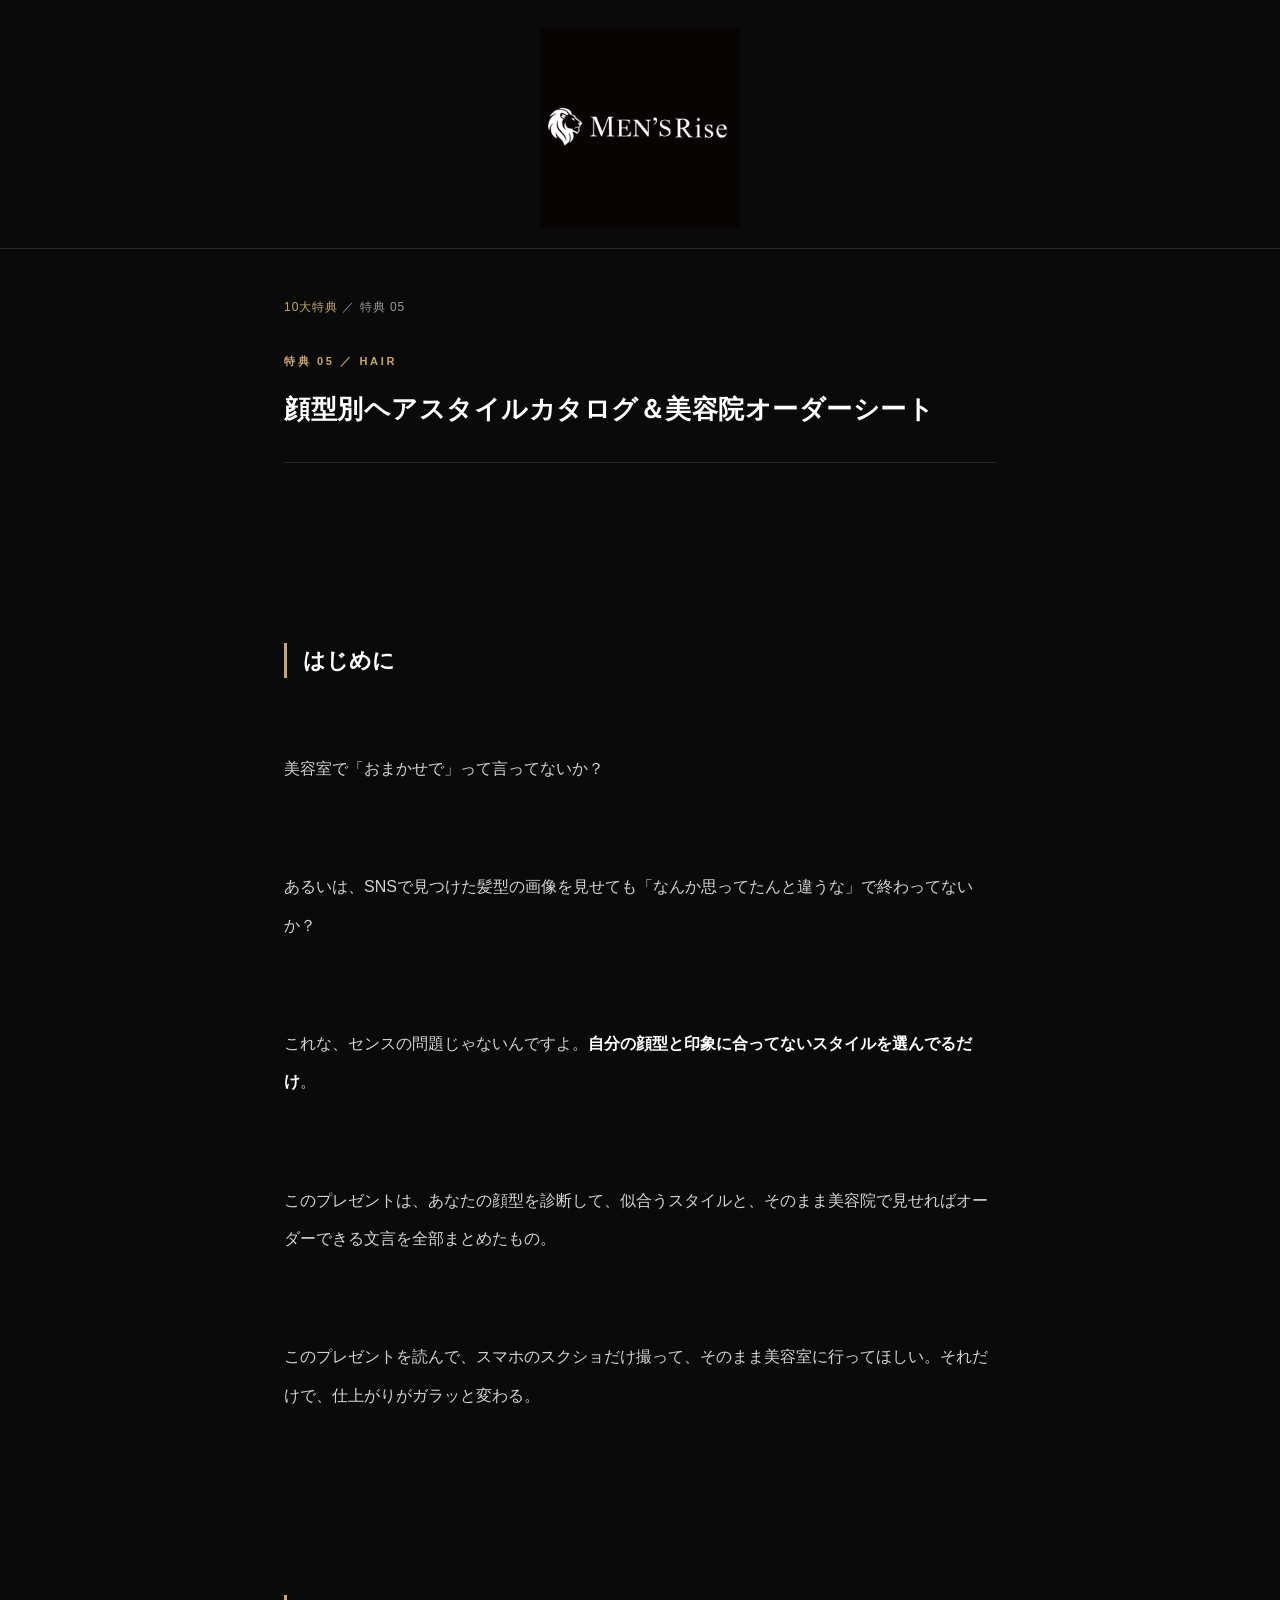
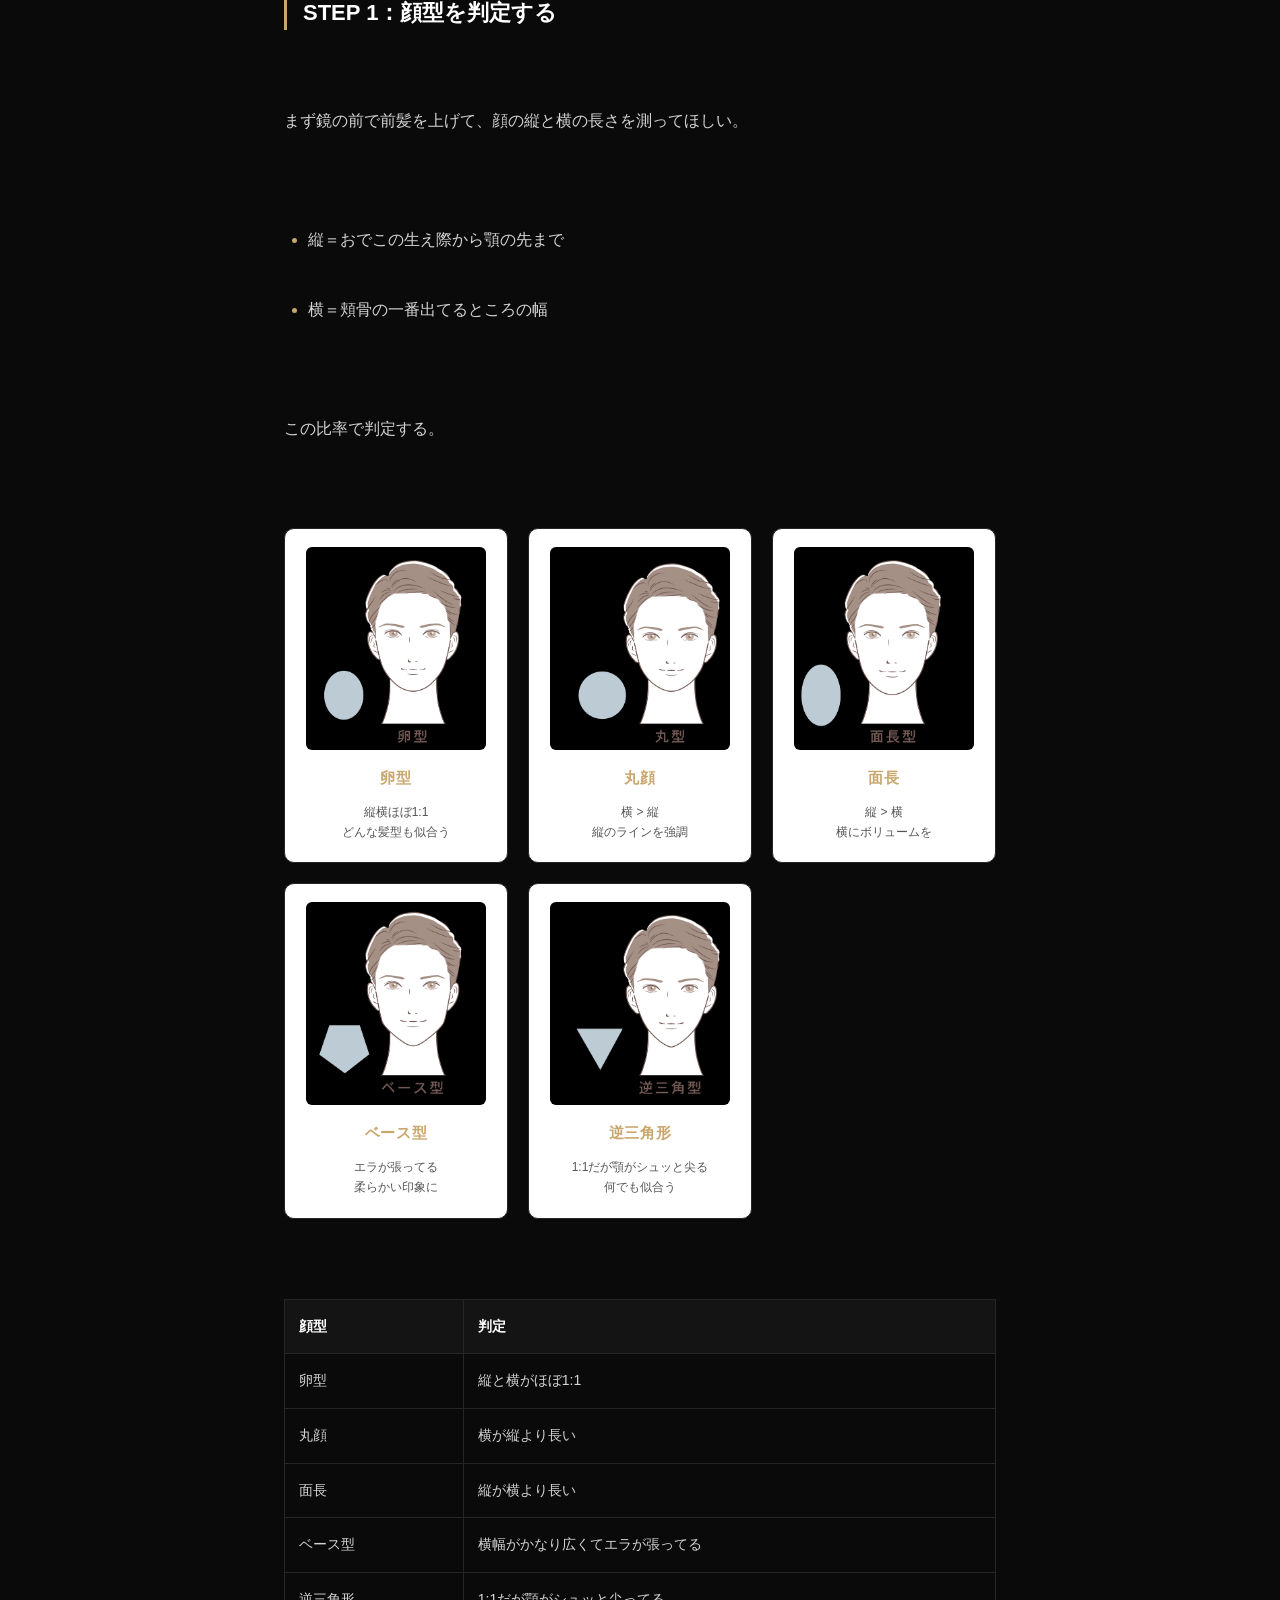
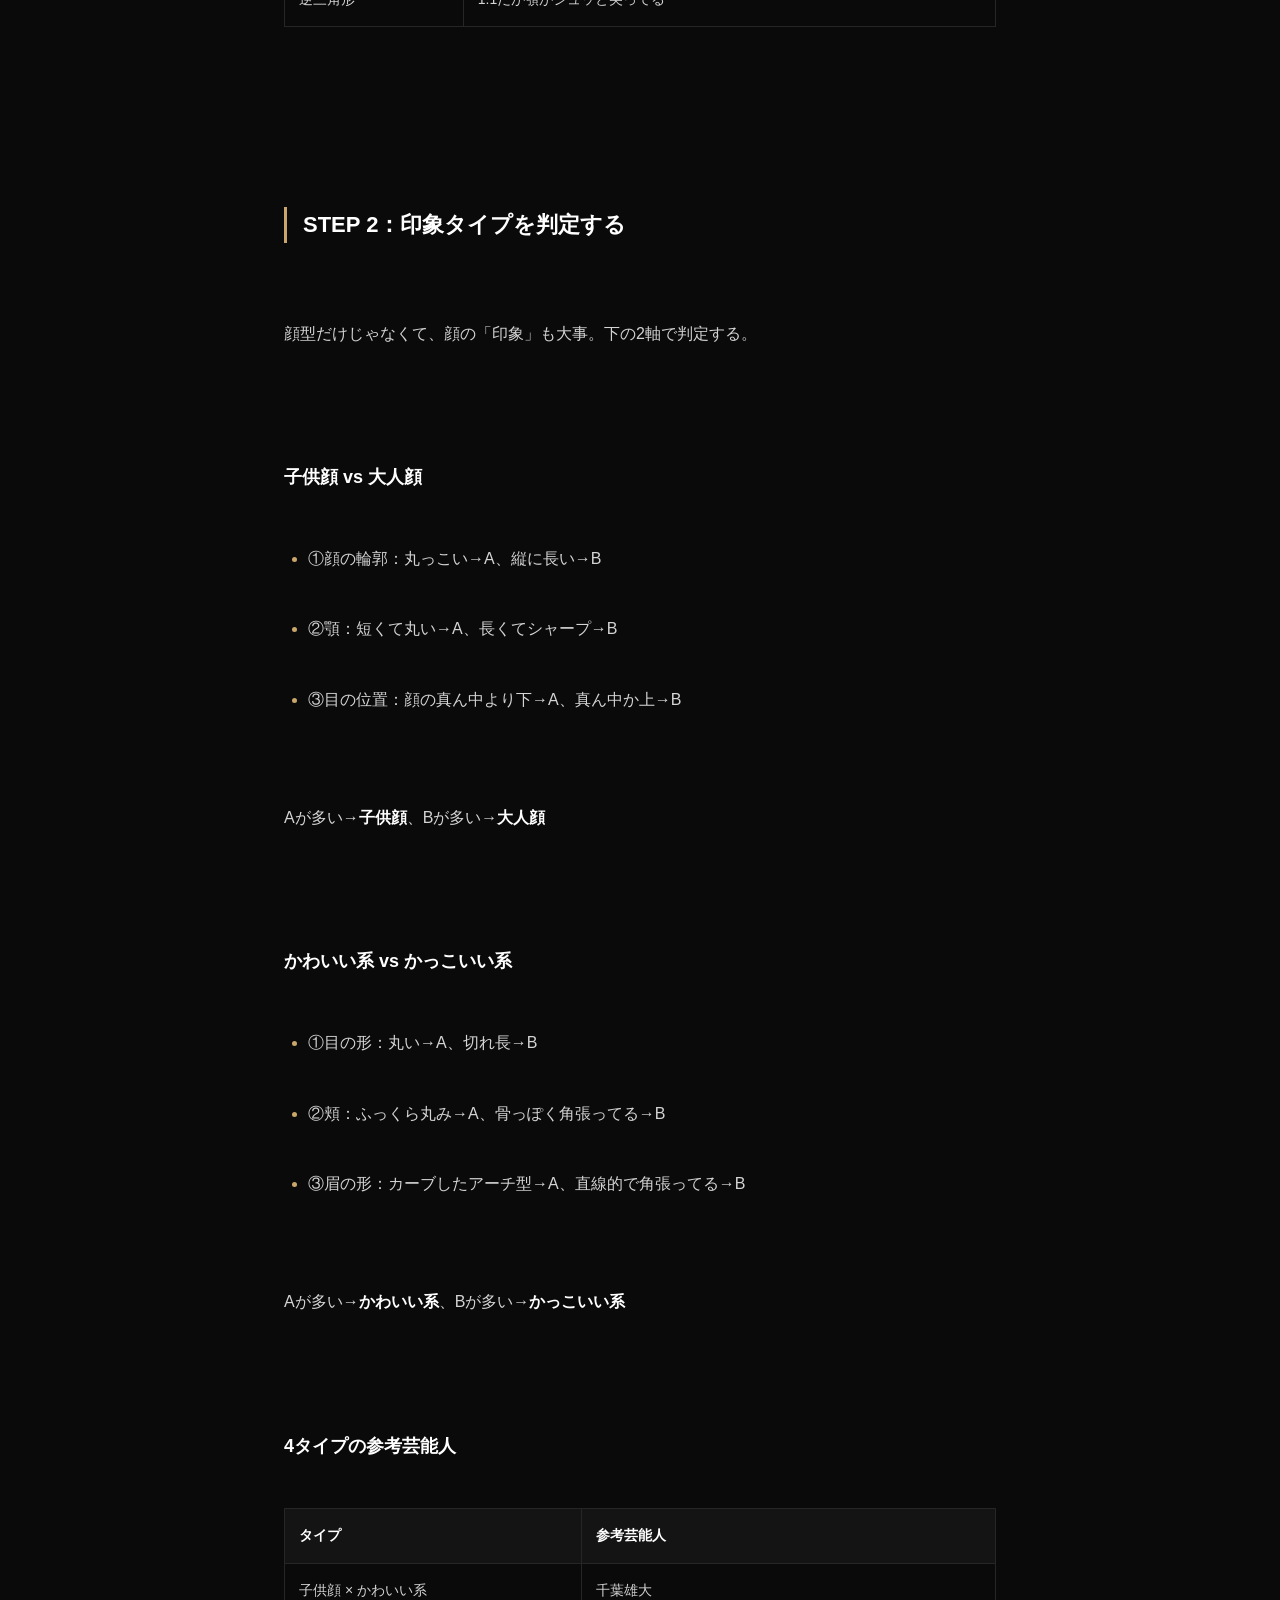
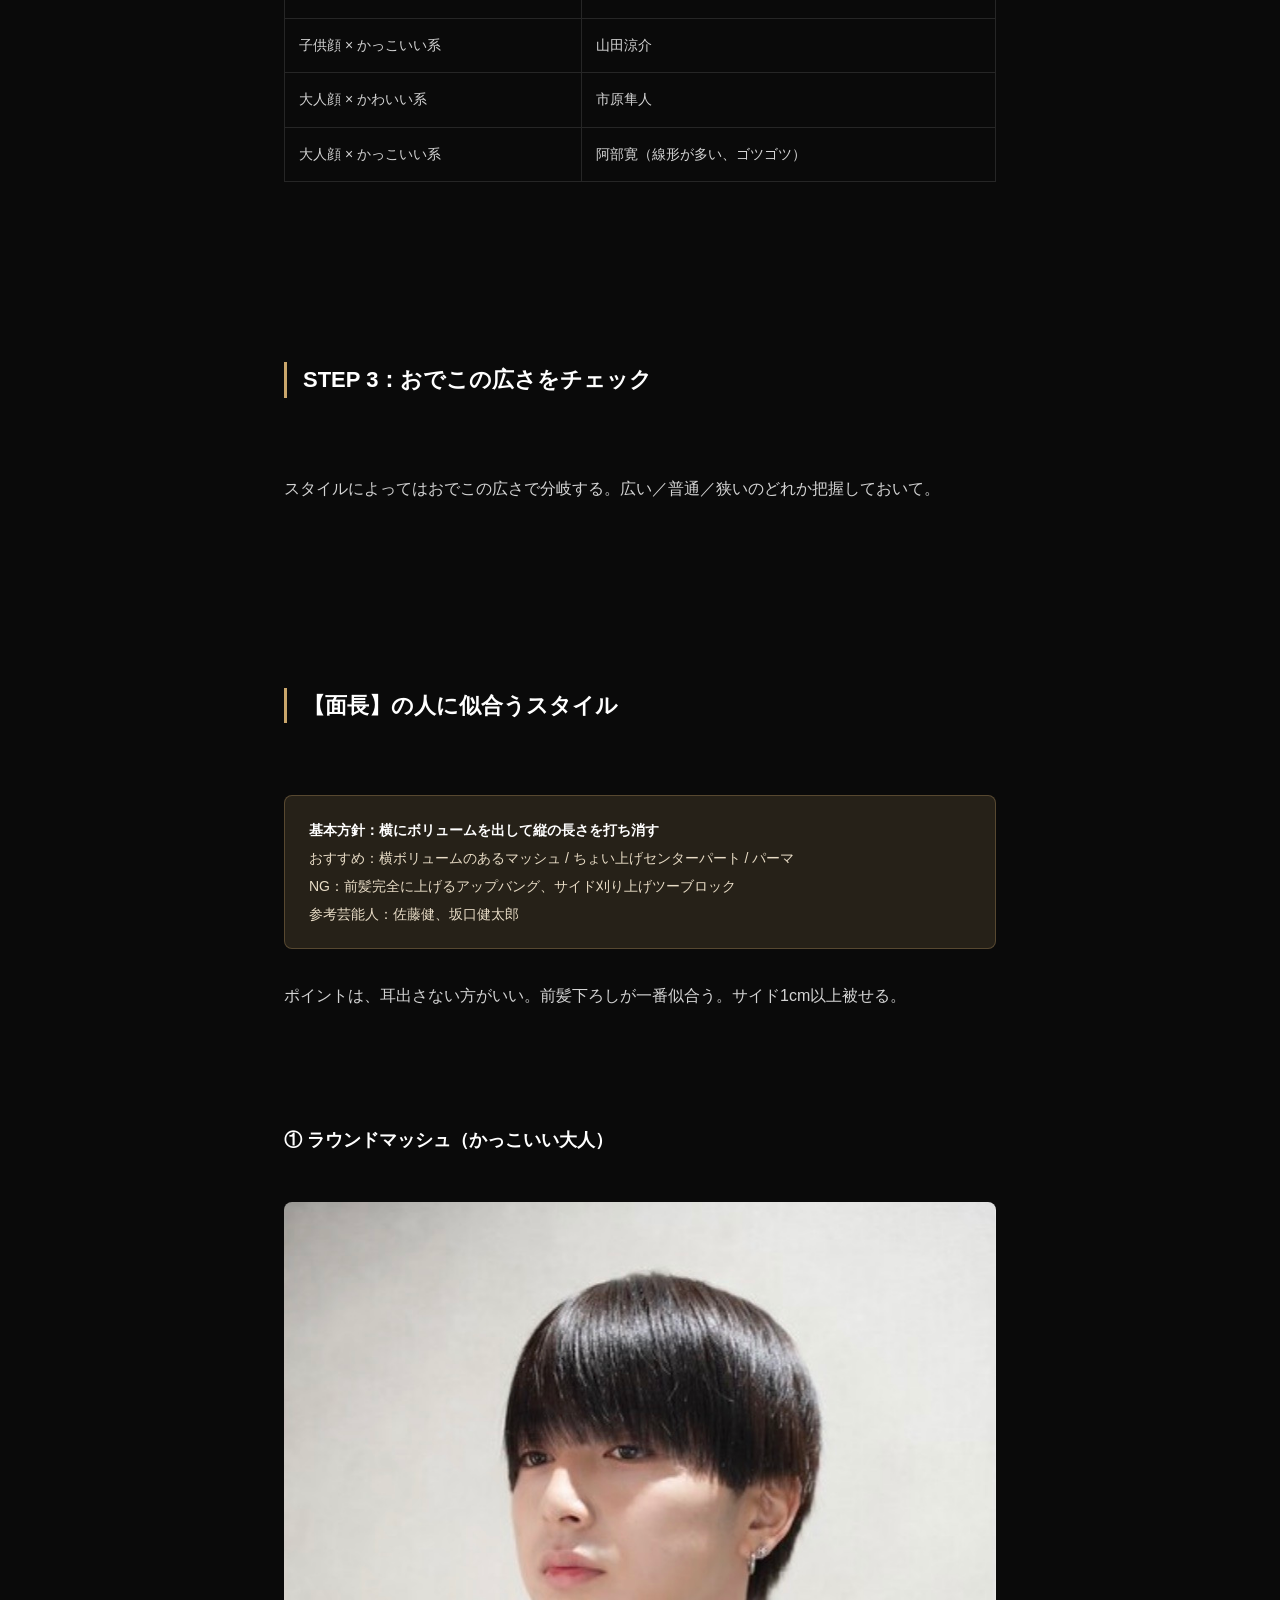
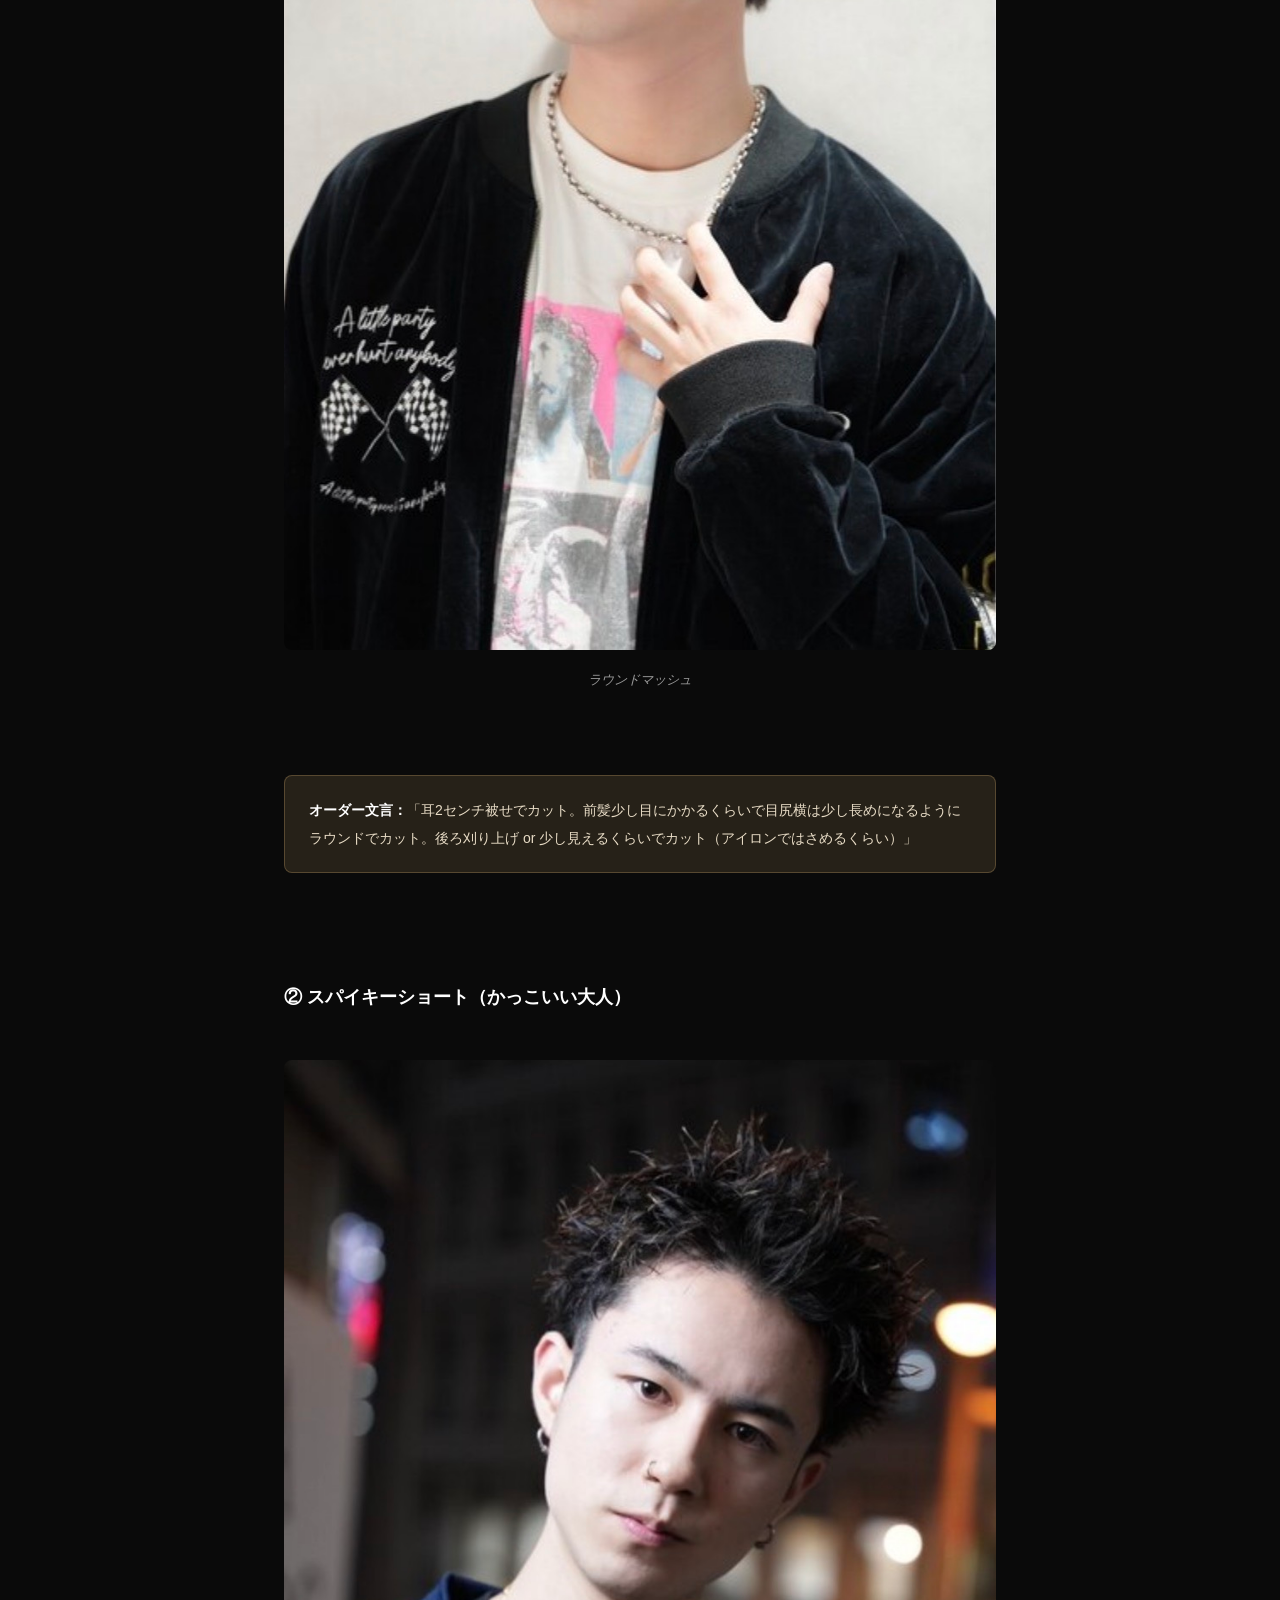
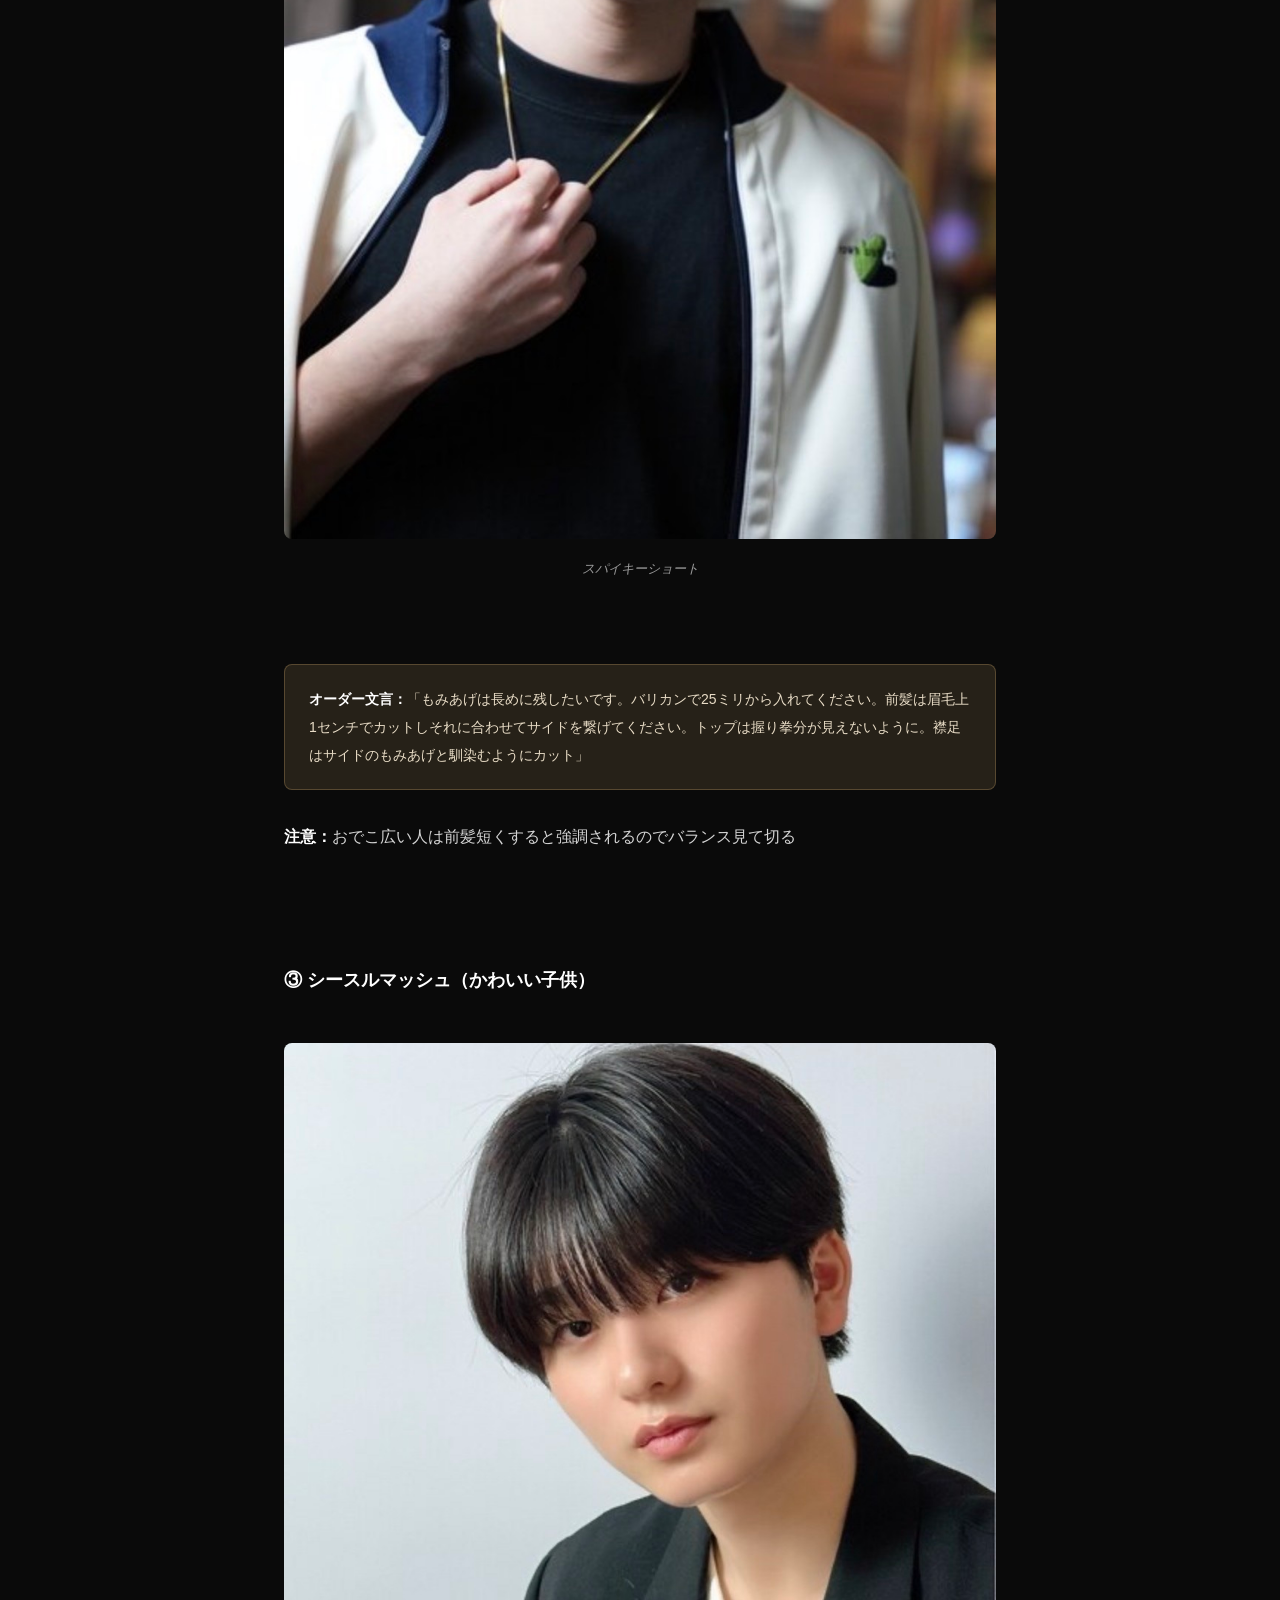
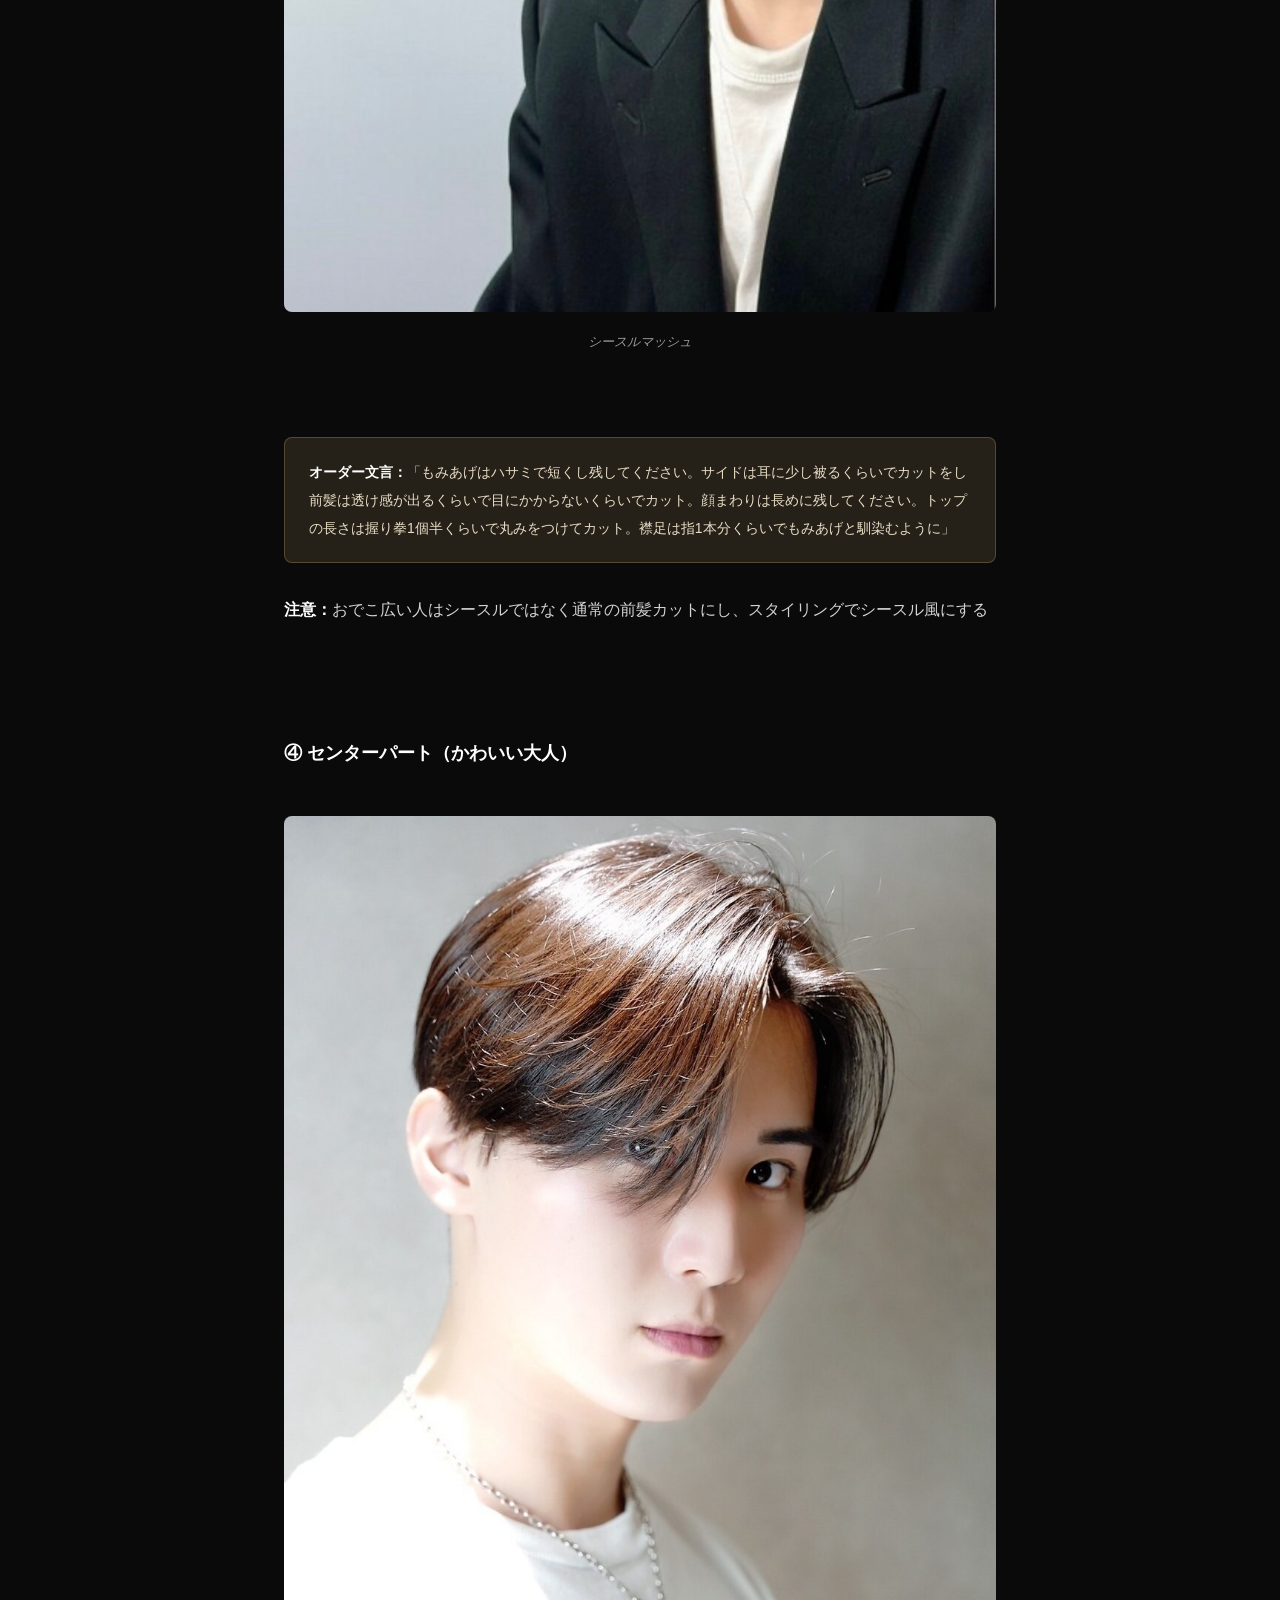
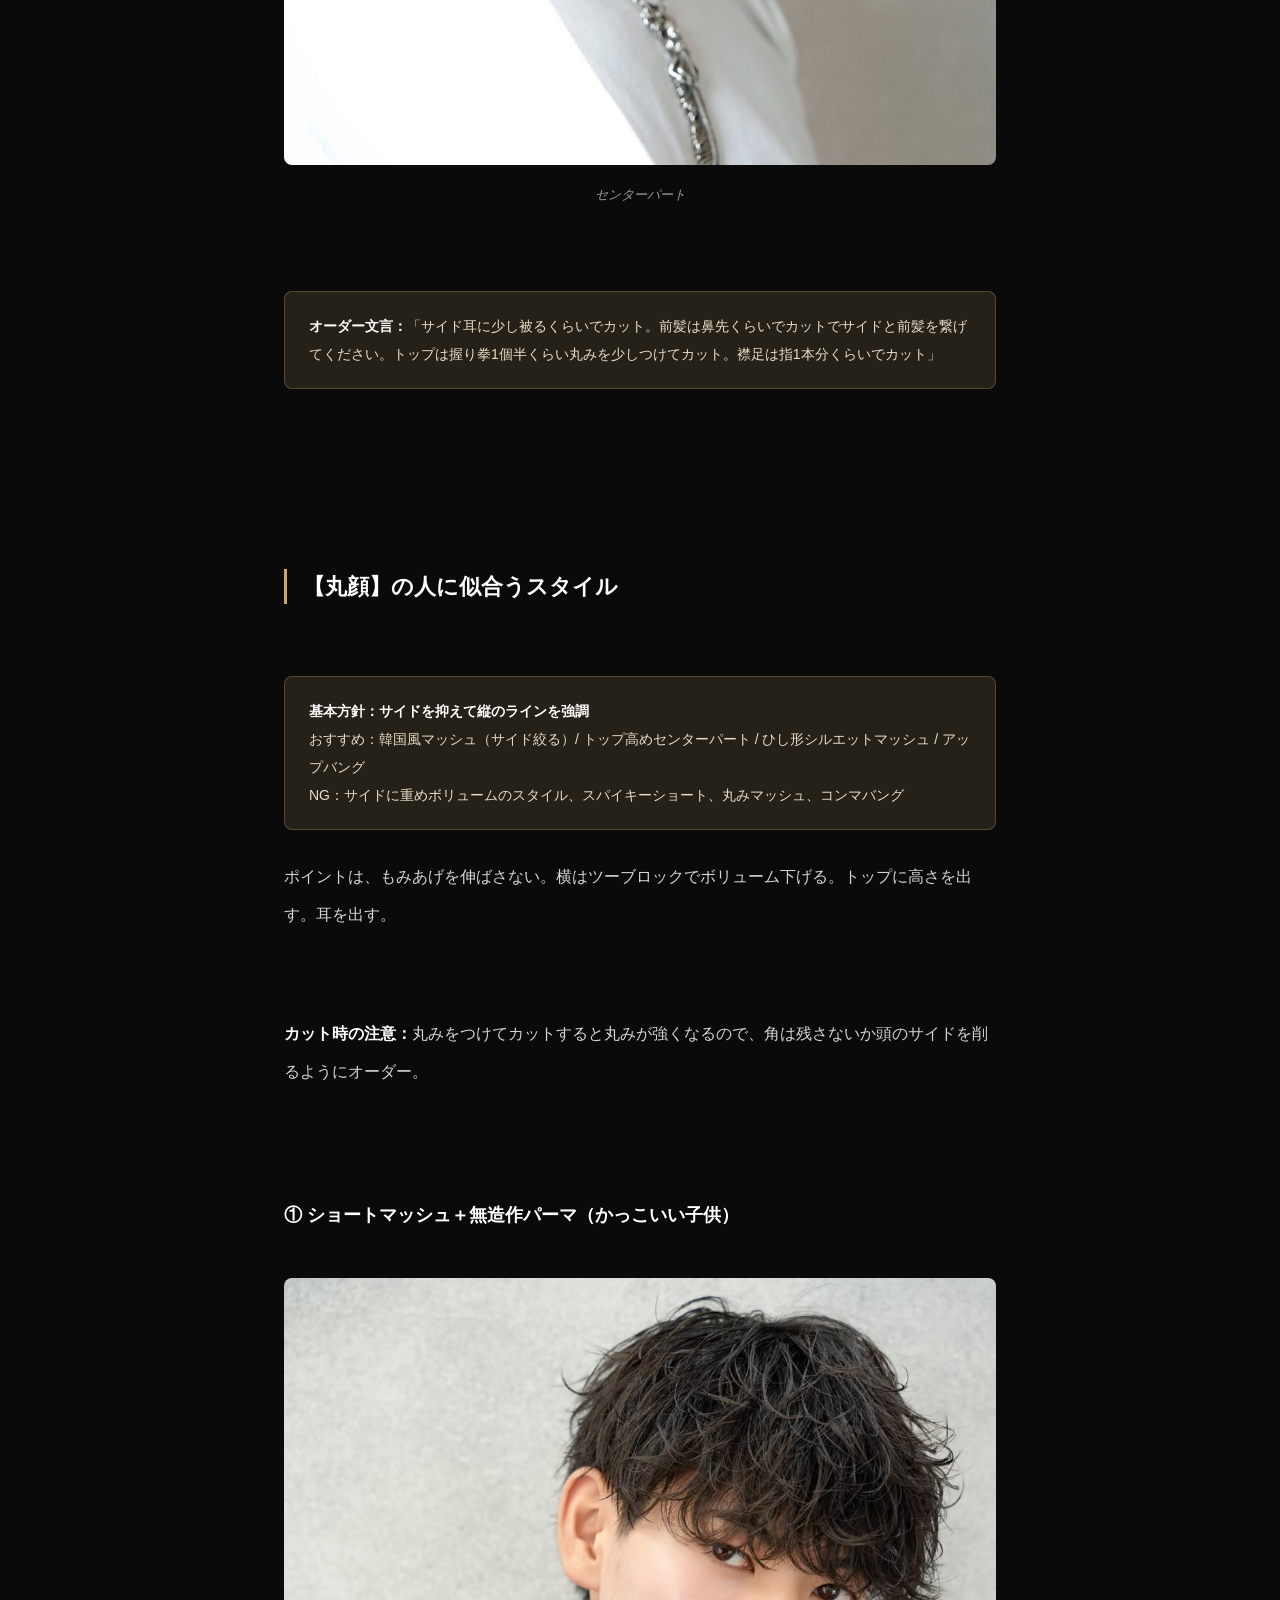
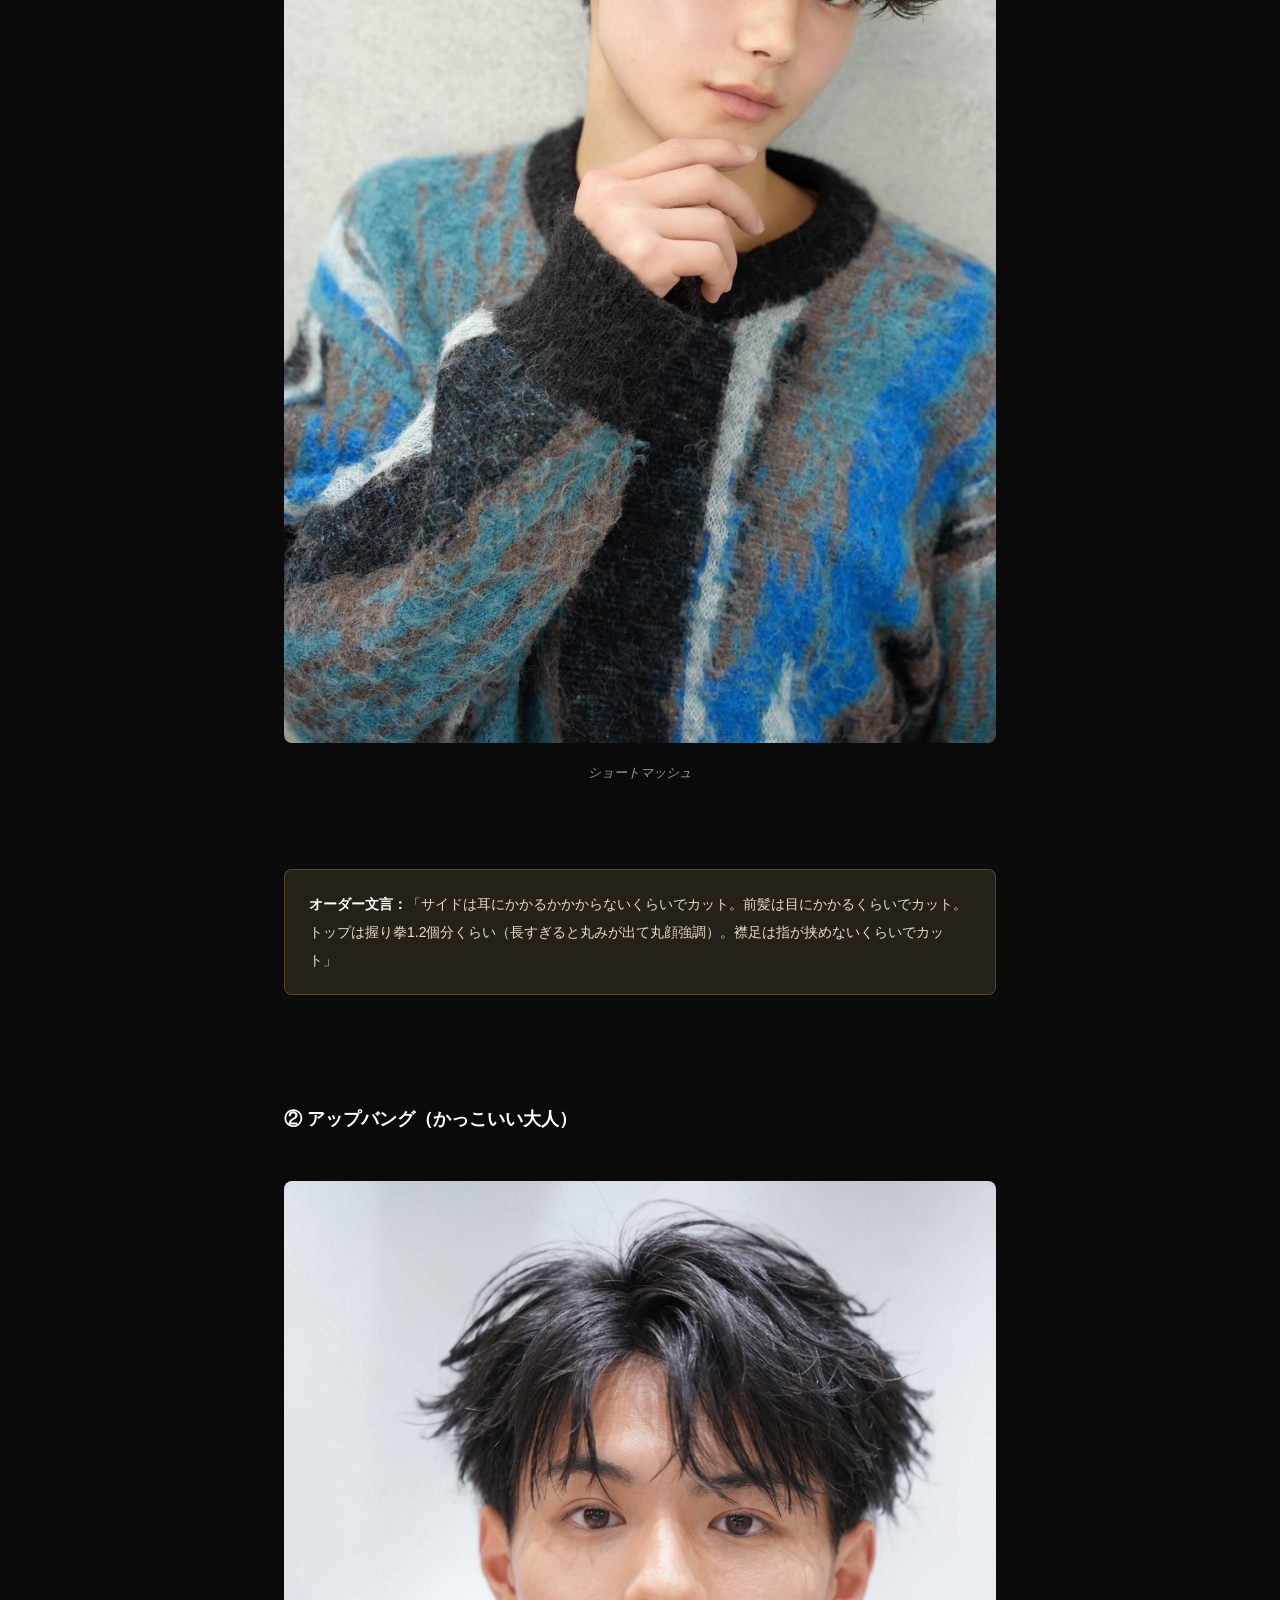
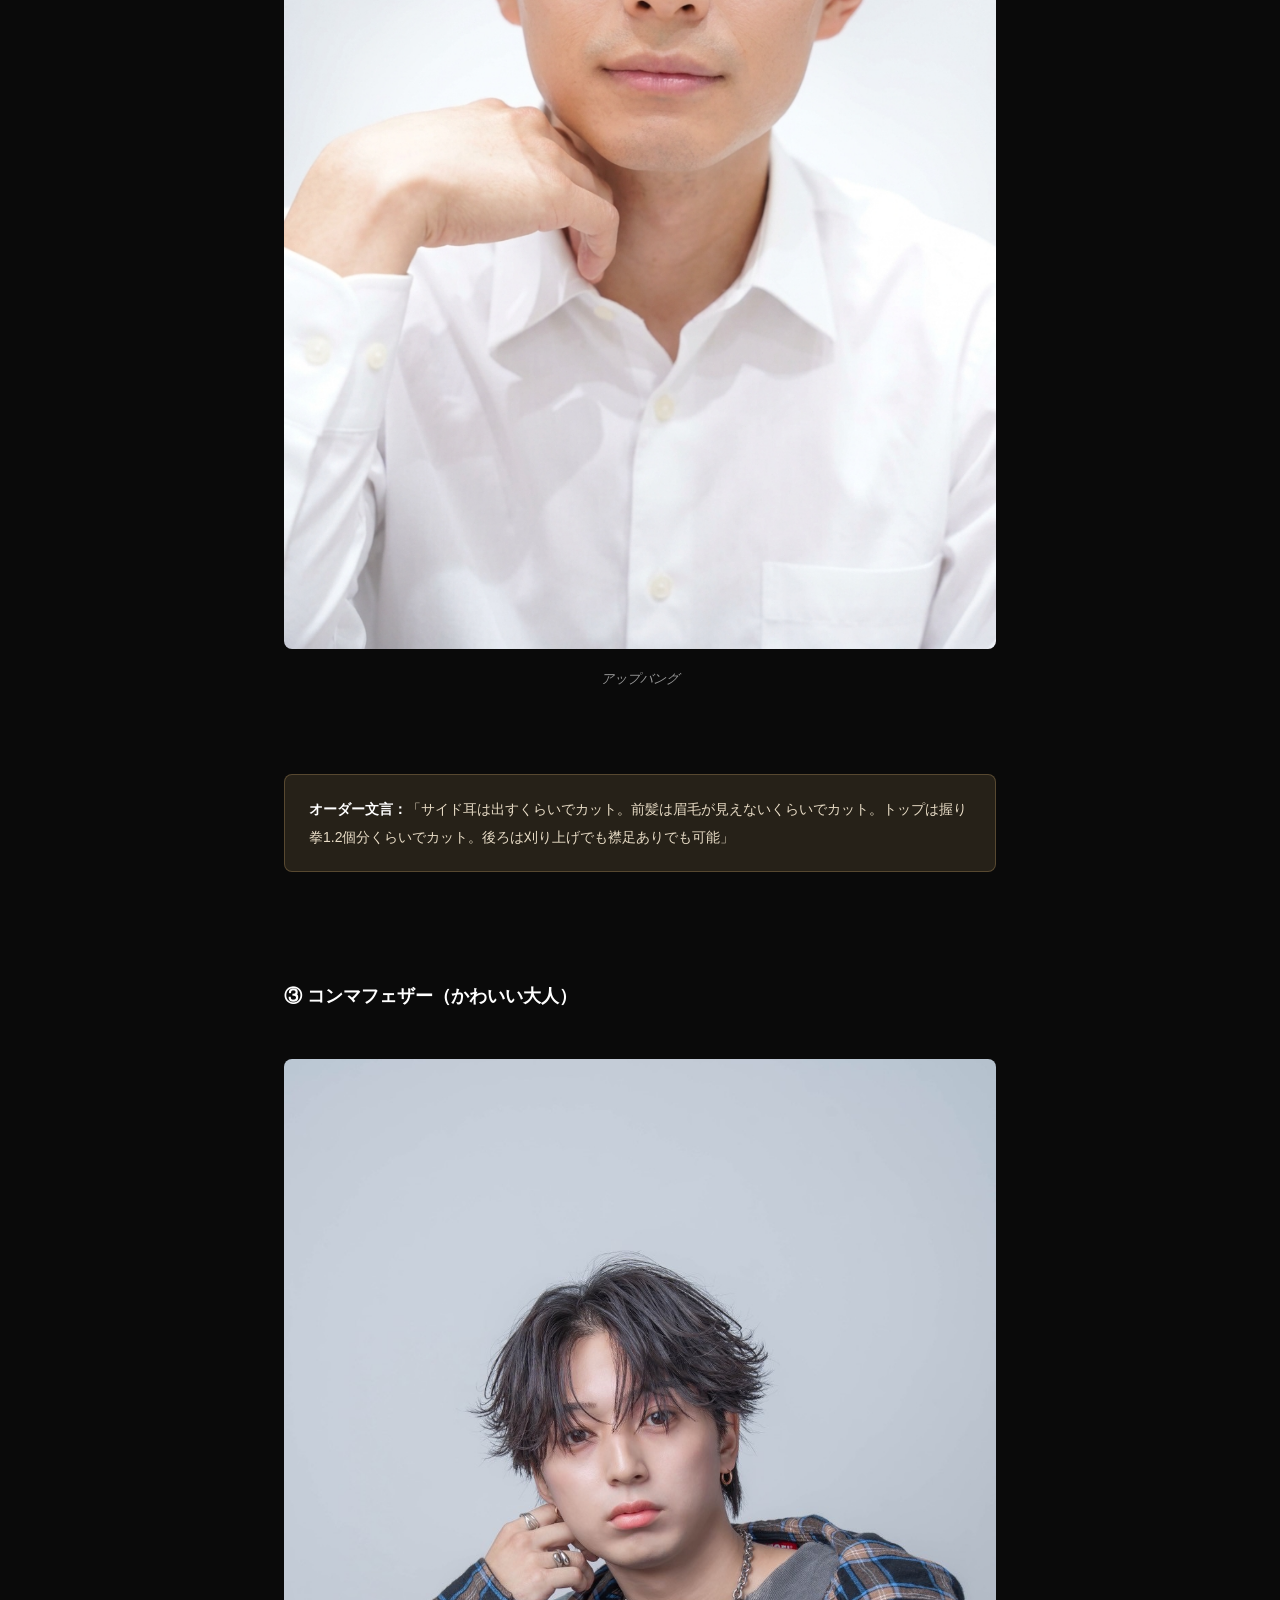
<file: benefits/05-hair.html>
<!DOCTYPE html>
<html lang="ja">
<head>
  <meta charset="UTF-8">
  <meta name="viewport" content="width=device-width, initial-scale=1.0">
  <title>顔型別ヘアスタイルカタログ＆美容院オーダーシート | MEN'S Rise 10大特典</title>
  <link rel="stylesheet" href="../assets/style.css">
  <meta name="robots" content="noindex, nofollow">
</head>
<body>
  <header class="site-header">
    <div class="header-inner">
      <a href="../index.html" class="brand-link"><img src="../assets/images/logo-white.png" alt="MEN'S Rise" class="brand-logo"></a>
    </div>
  </header>

  <main class="article-main">
    <div class="article-container">
      <nav class="breadcrumb">
        <a href="../index.html">10大特典</a> ／ 特典 05
      </nav>

      <header class="article-header">
        <div class="article-category">特典 05 ／ HAIR</div>
        <h1 class="article-title">顔型別ヘアスタイルカタログ＆美容院オーダーシート</h1>
      </header>

      <article class="article-body">

        <h2>はじめに</h2>
        <p>美容室で「おまかせで」って言ってないか？</p>
        <p>あるいは、SNSで見つけた髪型の画像を見せても「なんか思ってたんと違うな」で終わってないか？</p>
        <p>これな、センスの問題じゃないんですよ。<strong>自分の顔型と印象に合ってないスタイルを選んでるだけ</strong>。</p>
        <p>このプレゼントは、あなたの顔型を診断して、似合うスタイルと、そのまま美容院で見せればオーダーできる文言を全部まとめたもの。</p>
        <p>このプレゼントを読んで、スマホのスクショだけ撮って、そのまま美容室に行ってほしい。それだけで、仕上がりがガラッと変わる。</p>

        <h2>STEP 1：顔型を判定する</h2>
        <p>まず鏡の前で前髪を上げて、顔の縦と横の長さを測ってほしい。</p>
        <ul>
          <li>縦＝おでこの生え際から顎の先まで</li>
          <li>横＝頬骨の一番出てるところの幅</li>
        </ul>
        <p>この比率で判定する。</p>

        <div class="face-shape-grid">
          <figure class="face-shape-card">
            <img src="../assets/images/articles/05-hair/face-shapes/tamagogata.png" alt="卵型">
            <figcaption>
              <div class="face-shape-title">卵型</div>
              <div class="face-shape-desc">縦横ほぼ1:1<br>どんな髪型も似合う</div>
            </figcaption>
          </figure>
          <figure class="face-shape-card">
            <img src="../assets/images/articles/05-hair/face-shapes/marugata.png" alt="丸顔">
            <figcaption>
              <div class="face-shape-title">丸顔</div>
              <div class="face-shape-desc">横 &gt; 縦<br>縦のラインを強調</div>
            </figcaption>
          </figure>
          <figure class="face-shape-card">
            <img src="../assets/images/articles/05-hair/face-shapes/omenagata.png" alt="面長">
            <figcaption>
              <div class="face-shape-title">面長</div>
              <div class="face-shape-desc">縦 &gt; 横<br>横にボリュームを</div>
            </figcaption>
          </figure>
          <figure class="face-shape-card">
            <img src="../assets/images/articles/05-hair/face-shapes/base.png" alt="ベース型">
            <figcaption>
              <div class="face-shape-title">ベース型</div>
              <div class="face-shape-desc">エラが張ってる<br>柔らかい印象に</div>
            </figcaption>
          </figure>
          <figure class="face-shape-card">
            <img src="../assets/images/articles/05-hair/face-shapes/gyaku-sankaku.png" alt="逆三角形">
            <figcaption>
              <div class="face-shape-title">逆三角形</div>
              <div class="face-shape-desc">1:1だが顎がシュッと尖る<br>何でも似合う</div>
            </figcaption>
          </figure>
        </div>

        <table>
          <thead>
            <tr><th>顔型</th><th>判定</th></tr>
          </thead>
          <tbody>
            <tr><td>卵型</td><td>縦と横がほぼ1:1</td></tr>
            <tr><td>丸顔</td><td>横が縦より長い</td></tr>
            <tr><td>面長</td><td>縦が横より長い</td></tr>
            <tr><td>ベース型</td><td>横幅がかなり広くてエラが張ってる</td></tr>
            <tr><td>逆三角形</td><td>1:1だが顎がシュッと尖ってる</td></tr>
          </tbody>
        </table>

        <h2>STEP 2：印象タイプを判定する</h2>
        <p>顔型だけじゃなくて、顔の「印象」も大事。下の2軸で判定する。</p>

        <h3>子供顔 vs 大人顔</h3>
        <ul>
          <li>①顔の輪郭：丸っこい→A、縦に長い→B</li>
          <li>②顎：短くて丸い→A、長くてシャープ→B</li>
          <li>③目の位置：顔の真ん中より下→A、真ん中か上→B</li>
        </ul>
        <p>Aが多い→<strong>子供顔</strong>、Bが多い→<strong>大人顔</strong></p>

        <h3>かわいい系 vs かっこいい系</h3>
        <ul>
          <li>①目の形：丸い→A、切れ長→B</li>
          <li>②頬：ふっくら丸み→A、骨っぽく角張ってる→B</li>
          <li>③眉の形：カーブしたアーチ型→A、直線的で角張ってる→B</li>
        </ul>
        <p>Aが多い→<strong>かわいい系</strong>、Bが多い→<strong>かっこいい系</strong></p>

        <h3>4タイプの参考芸能人</h3>
        <table>
          <thead>
            <tr><th>タイプ</th><th>参考芸能人</th></tr>
          </thead>
          <tbody>
            <tr><td>子供顔 × かわいい系</td><td>千葉雄大</td></tr>
            <tr><td>子供顔 × かっこいい系</td><td>山田涼介</td></tr>
            <tr><td>大人顔 × かわいい系</td><td>市原隼人</td></tr>
            <tr><td>大人顔 × かっこいい系</td><td>阿部寛（線形が多い、ゴツゴツ）</td></tr>
          </tbody>
        </table>

        <h2>STEP 3：おでこの広さをチェック</h2>
        <p>スタイルによってはおでこの広さで分岐する。広い／普通／狭いのどれか把握しておいて。</p>

        <h2>【面長】の人に似合うスタイル</h2>
        <div class="callout">
          <strong>基本方針：横にボリュームを出して縦の長さを打ち消す</strong><br>
          おすすめ：横ボリュームのあるマッシュ / ちょい上げセンターパート / パーマ<br>
          NG：前髪完全に上げるアップバング、サイド刈り上げツーブロック<br>
          参考芸能人：佐藤健、坂口健太郎
        </div>
        <p>ポイントは、耳出さない方がいい。前髪下ろしが一番似合う。サイド1cm以上被せる。</p>

        <h3>① ラウンドマッシュ（かっこいい大人）</h3>
        <figure class="article-image">
          <img src="../assets/images/articles/05-hair/01-round-mash.png" alt="ラウンドマッシュ">
          <figcaption>ラウンドマッシュ</figcaption>
        </figure>
        <div class="callout"><strong>オーダー文言：</strong>「耳2センチ被せでカット。前髪少し目にかかるくらいで目尻横は少し長めになるようにラウンドでカット。後ろ刈り上げ or 少し見えるくらいでカット（アイロンではさめるくらい）」</div>

        <h3>② スパイキーショート（かっこいい大人）</h3>
        <figure class="article-image">
          <img src="../assets/images/articles/05-hair/02-spiky-short.png" alt="スパイキーショート">
          <figcaption>スパイキーショート</figcaption>
        </figure>
        <div class="callout"><strong>オーダー文言：</strong>「もみあげは長めに残したいです。バリカンで25ミリから入れてください。前髪は眉毛上1センチでカットしそれに合わせてサイドを繋げてください。トップは握り拳分が見えないように。襟足はサイドのもみあげと馴染むようにカット」</div>
        <p><strong>注意：</strong>おでこ広い人は前髪短くすると強調されるのでバランス見て切る</p>

        <h3>③ シースルマッシュ（かわいい子供）</h3>
        <figure class="article-image">
          <img src="../assets/images/articles/05-hair/03-sheer-mash.jpg" alt="シースルマッシュ">
          <figcaption>シースルマッシュ</figcaption>
        </figure>
        <div class="callout"><strong>オーダー文言：</strong>「もみあげはハサミで短くし残してください。サイドは耳に少し被るくらいでカットをし前髪は透け感が出るくらいで目にかからないくらいでカット。顔まわりは長めに残してください。トップの長さは握り拳1個半くらいで丸みをつけてカット。襟足は指1本分くらいでもみあげと馴染むように」</div>
        <p><strong>注意：</strong>おでこ広い人はシースルではなく通常の前髪カットにし、スタイリングでシースル風にする</p>

        <h3>④ センターパート（かわいい大人）</h3>
        <figure class="article-image">
          <img src="../assets/images/articles/05-hair/10-ear-hook-center.png" alt="センターパート">
          <figcaption>センターパート</figcaption>
        </figure>
        <div class="callout"><strong>オーダー文言：</strong>「サイド耳に少し被るくらいでカット。前髪は鼻先くらいでカットでサイドと前髪を繋げてください。トップは握り拳1個半くらい丸みを少しつけてカット。襟足は指1本分くらいでカット」</div>

        <h2>【丸顔】の人に似合うスタイル</h2>
        <div class="callout">
          <strong>基本方針：サイドを抑えて縦のラインを強調</strong><br>
          おすすめ：韓国風マッシュ（サイド絞る）/ トップ高めセンターパート / ひし形シルエットマッシュ / アップバング<br>
          NG：サイドに重めボリュームのスタイル、スパイキーショート、丸みマッシュ、コンマバング
        </div>
        <p>ポイントは、もみあげを伸ばさない。横はツーブロックでボリューム下げる。トップに高さを出す。耳を出す。</p>
        <p><strong>カット時の注意：</strong>丸みをつけてカットすると丸みが強くなるので、角は残さないか頭のサイドを削るようにオーダー。</p>

        <h3>① ショートマッシュ＋無造作パーマ（かっこいい子供）</h3>
        <figure class="article-image">
          <img src="../assets/images/articles/05-hair/05-short-mash.jpg" alt="ショートマッシュ">
          <figcaption>ショートマッシュ</figcaption>
        </figure>
        <div class="callout"><strong>オーダー文言：</strong>「サイドは耳にかかるかかからないくらいでカット。前髪は目にかかるくらいでカット。トップは握り拳1.2個分くらい（長すぎると丸みが出て丸顔強調）。襟足は指が挟めないくらいでカット」</div>

        <h3>② アップバング（かっこいい大人）</h3>
        <figure class="article-image">
          <img src="../assets/images/articles/05-hair/06-up-bang.png" alt="アップバング">
          <figcaption>アップバング</figcaption>
        </figure>
        <div class="callout"><strong>オーダー文言：</strong>「サイド耳は出すくらいでカット。前髪は眉毛が見えないくらいでカット。トップは握り拳1.2個分くらいでカット。後ろは刈り上げでも襟足ありでも可能」</div>

        <h3>③ コンマフェザー（かわいい大人）</h3>
        <figure class="article-image">
          <img src="../assets/images/articles/05-hair/07-comma-feather.jpg" alt="コンマフェザー">
          <figcaption>コンマフェザー</figcaption>
        </figure>
        <div class="callout"><strong>オーダー文言：</strong>「サイド耳にかかるくらいでカット。前髪は目にかかるくらいでカット。トップは握り拳1.2個分でカット。襟足は指2本分でカット」</div>

        <h3>④ シースルマッシュ（かわいい子供）</h3>
        <figure class="article-image">
          <img src="../assets/images/articles/05-hair/03-sheer-mash.jpg" alt="シースルマッシュ（丸顔向け）">
          <figcaption>シースルマッシュ（丸顔向け）</figcaption>
        </figure>
        <div class="callout"><strong>オーダー文言：</strong>「耳かからないくらいでカット。前髪は目にギリギリかからないくらいでカット。サイドと前髪を繋げる。顔まわりが長くなるようにカット。襟足は少し見えるくらいで指2本分くらいでカット」</div>

        <h2>【卵型】の人に似合うスタイル</h2>
        <div class="callout">
          <strong>基本方針：基本何でも似合う。印象タイプで絞る</strong><br>
          童顔中性的 → マッシュ、カール系パーマ<br>
          大人男っぽい → センターパート、ショート
        </div>
        <p>おでこの広さで分岐あり（広い人はシースルーマッシュNG、トップ切りすぎると前髪透ける）。</p>

        <h3>① 王道ウルフマッシュ（かっこいい子供）</h3>
        <figure class="article-image">
          <img src="../assets/images/articles/05-hair/09-wolf-mash.png" alt="王道ウルフマッシュ">
          <figcaption>王道ウルフマッシュ</figcaption>
        </figure>
        <div class="callout"><strong>オーダー文言：</strong>「サイドは耳の真ん中くらいでカット。前髪は目にかからないくらいでカット。顔まわりは長めにカット。トップは握り拳1個分でカット。襟足は指3本分で長めにカット」</div>

        <h3>② 耳掛けセンターパート（かっこいい大人）</h3>
        <figure class="article-image">
          <img src="../assets/images/articles/05-hair/10-ear-hook-center.png" alt="耳掛けセンターパート">
          <figcaption>耳掛けセンターパート</figcaption>
        </figure>
        <div class="callout"><strong>オーダー文言：</strong>「サイド耳に少し被るくらいでカット。前髪は目にかかるくらいでカット。トップは握り拳1.5個分でカット。バックは耳の真ん中に合わせて刈り上げ。横から見た時に菱形シルエットにするために刈り上げの位置は耳の真ん中で設定」</div>

        <h3>③ 波巻きセンターパート（かわいい子供）</h3>
        <figure class="article-image">
          <img src="../assets/images/articles/05-hair/11-wave-center.jpg" alt="波巻きセンターパート">
          <figcaption>波巻きセンターパート</figcaption>
        </figure>
        <div class="callout"><strong>オーダー文言：</strong>「サイド耳の真ん中でカット。前髪は目下でカット。トップは握り拳1.5個分でカット。襟足は指2本分でカット。パーマは強すぎないように緩めにフワッとかけてもらう。パーマの好きな強さを写メで2枚ほど共有すること」</div>

        <h3>④ アップバングショート（かわいい大人）</h3>
        <figure class="article-image">
          <img src="../assets/images/articles/05-hair/12-up-bang-short.jpg" alt="アップバングショート">
          <figcaption>アップバングショート</figcaption>
        </figure>
        <div class="callout"><strong>オーダー文言：</strong>「サイドのツーブロックは長めに設定9ミリ以上。横は耳が少し出るくらいでカット。前髪は眉毛上でカット。トップは握り拳1つ分でカット。襟足は刈り上げでも可能（刈り上げの場合は耳の真ん中で落ちる位置を設定）。襟足ありの場合は指1つ分でカット」</div>

        <h2>【ベース型】の人に似合うスタイル</h2>
        <div class="callout">
          <strong>基本方針：柔らかい印象のスタイル。エラの角ばった印象を中和</strong><br>
          おすすめ：ナチュラルマッシュ（丸み）/ 緩めスパイラルパーマ / ナチュラルセンターパート / Vマッシュ系
        </div>
        <ul>
          <li>もみあげ・顔周りの髪を長めに残してエラを隠す</li>
          <li>センターパート → 頬骨下くらいの前下がりベースが似合う</li>
          <li>刈り上げはしない方がいい。少し襟足見えるくらいが良い</li>
          <li>男らしい顔 → 逆にアップバング・ジェットモヒカンで活かすのもアリ</li>
          <li>骨骨しいからパーマを当てると柔らかさが出る</li>
        </ul>

        <h2>【逆三角形】の人に似合うスタイル</h2>
        <div class="callout">
          <strong>基本方針：基本何でも似合う</strong><br>
          注意：トップにボリューム出しすぎない。刈り上げはしない方がいい
        </div>
        <ul>
          <li>マッシュかセンターパートがベター</li>
          <li>短髪ならアップバング</li>
          <li>柔らかくしたいなら緩めパーマ</li>
          <li>似合いにくい：ジェットモヒカン、スパイキーショート</li>
        </ul>

        <h2>ミックス顔型の対応</h2>

        <h3>面長 × ベース型ミックス</h3>
        <ul>
          <li>トップに高さを出さない</li>
          <li>短髪系はベースが際立つのでNG</li>
          <li>シースルマッシュや重すぎないマッシュで骨格補正</li>
        </ul>

        <h3>面長 × 逆三角形ミックス</h3>
        <ul>
          <li>トップに高さ出しすぎると顎が細く見える</li>
          <li>トップはナチュラルに。下に重心を持ってくる</li>
          <li>シースルマッシュやセンターパートで顎の長さをカバー</li>
        </ul>

        <h2>パーマの判断基準</h2>
        <table>
          <thead>
            <tr><th>顔型 × スタイル</th><th>おすすめパーマ</th></tr>
          </thead>
          <tbody>
            <tr><td>面長 × マッシュ or センターパート</td><td>波巻きパーマ（横にボリューム出やすく骨格補正）</td></tr>
            <tr><td>面長 × アップバング</td><td>自立しないツイスパ（トップやサイドにボリューム作りやすい）</td></tr>
            <tr><td>面長 × スパイキーショート</td><td>ツイストパーマ or ワンカールパーマ</td></tr>
            <tr><td>ベース型</td><td>パーマで柔らかさを出すと骨格の角張り中和</td></tr>
            <tr><td>逆三角形</td><td>柔らかくしたいなら緩めパーマ</td></tr>
          </tbody>
        </table>

        <h2>美容院でのオーダーのコツ</h2>
        <ul>
          <li><strong>事前にメモにまとめていく。</strong>その場で伝えると漏れる</li>
          <li><strong>自分が好きな雰囲気の写真を用意する。</strong>言葉より画像で伝えるのが確実</li>
          <li><strong>160cm前後の人は重たく見せすぎない。</strong>トップに高さ、サイドの広がりを抑える</li>
          <li><strong>初めての美容院は、必ず試しに行ってから本番（カット＋カラー等）を予約する</strong></li>
        </ul>

        <h2>最後に</h2>
        <p>髪型一つで、顔の印象はマジで変わる。</p>
        <p>このプレゼントを美容室で見せて、「この通りに切ってください」って言えばいい。それだけで失敗しない。</p>
        <p>自分の顔に合った髪型は、一番コスパのいい男磨きやから。</p>
        <p class="signature">リョータ</p>

        <div class="back-to-top">
          <a href="../index.html">← 10大特典一覧に戻る</a>
        </div>
      </article>
    </div>
  </main>

  <footer class="site-footer">
    <div class="footer-inner">
      <img src="../assets/images/logo-white.png" alt="MEN'S Rise" class="brand-logo brand-logo--footer">
      <p class="footer-copy">&copy; MEN&rsquo;S Rise</p>
    </div>
  </footer>
</body>
</html>
</file>
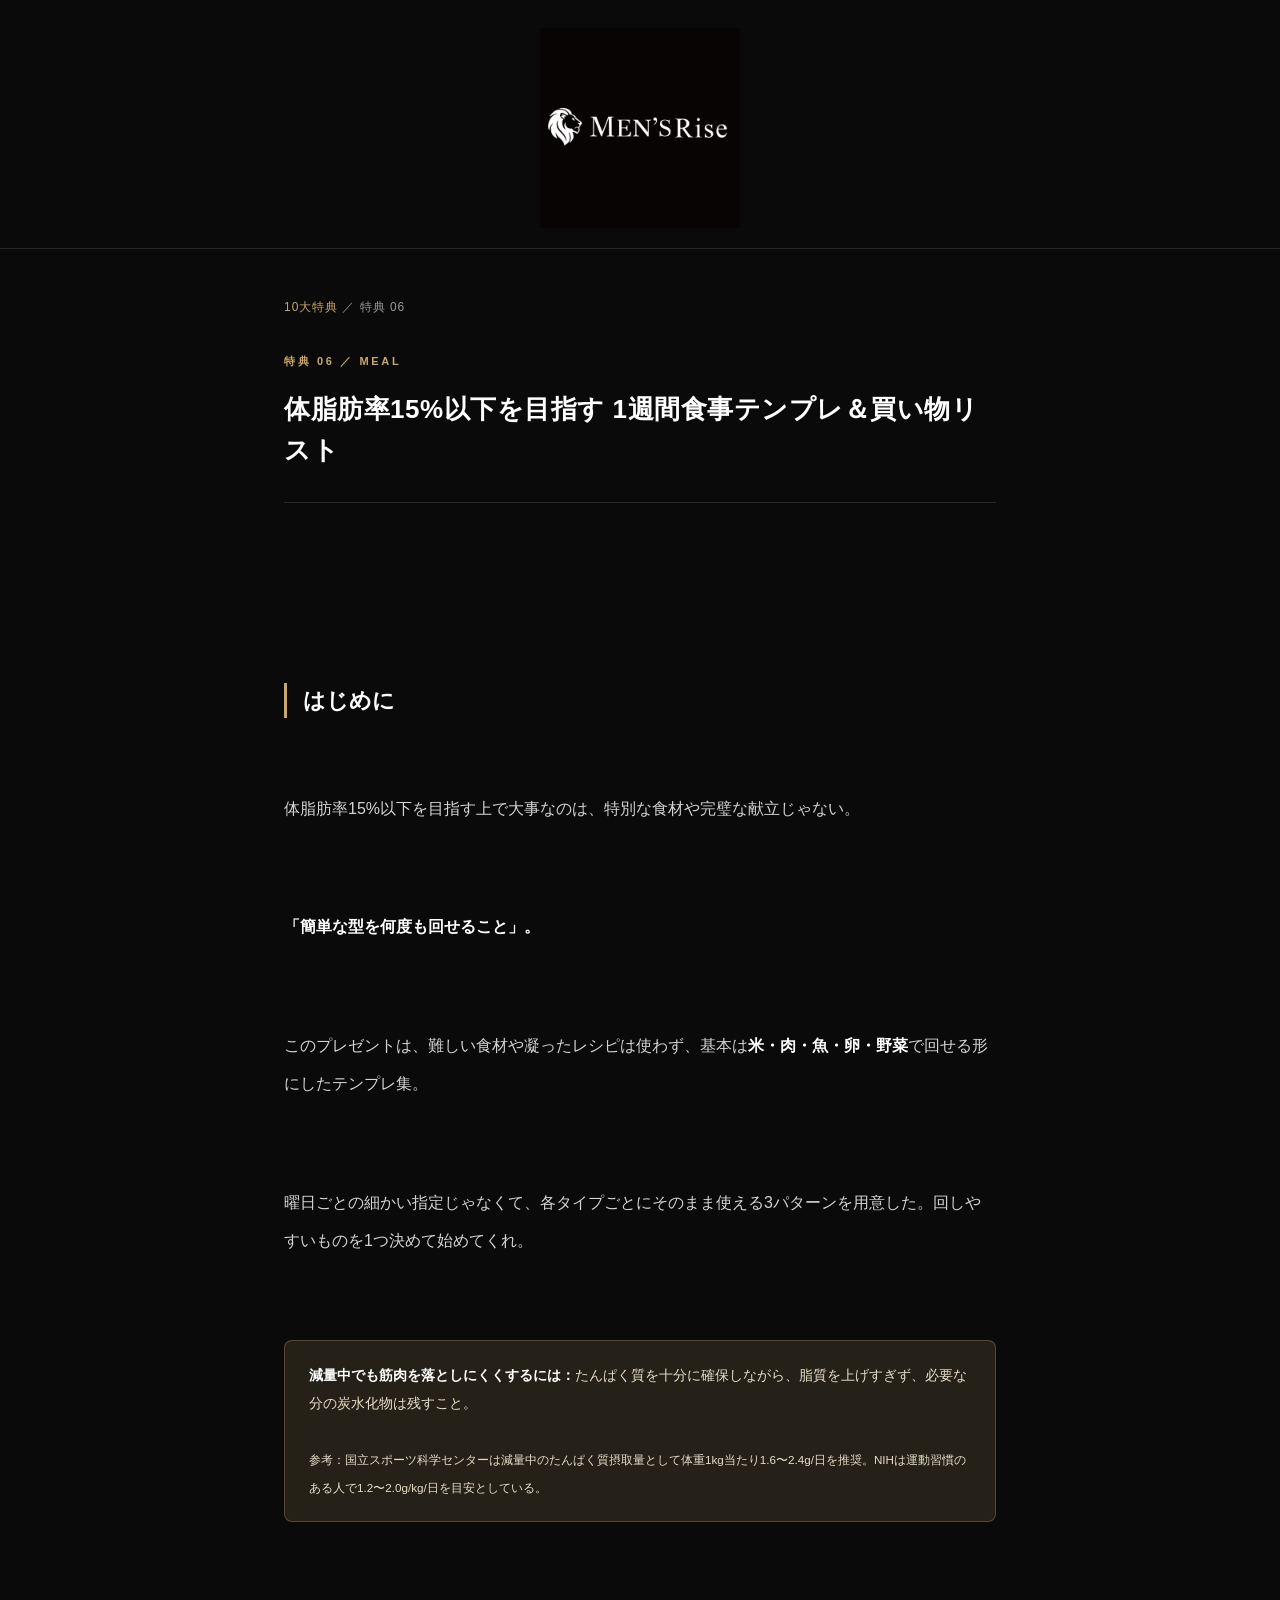
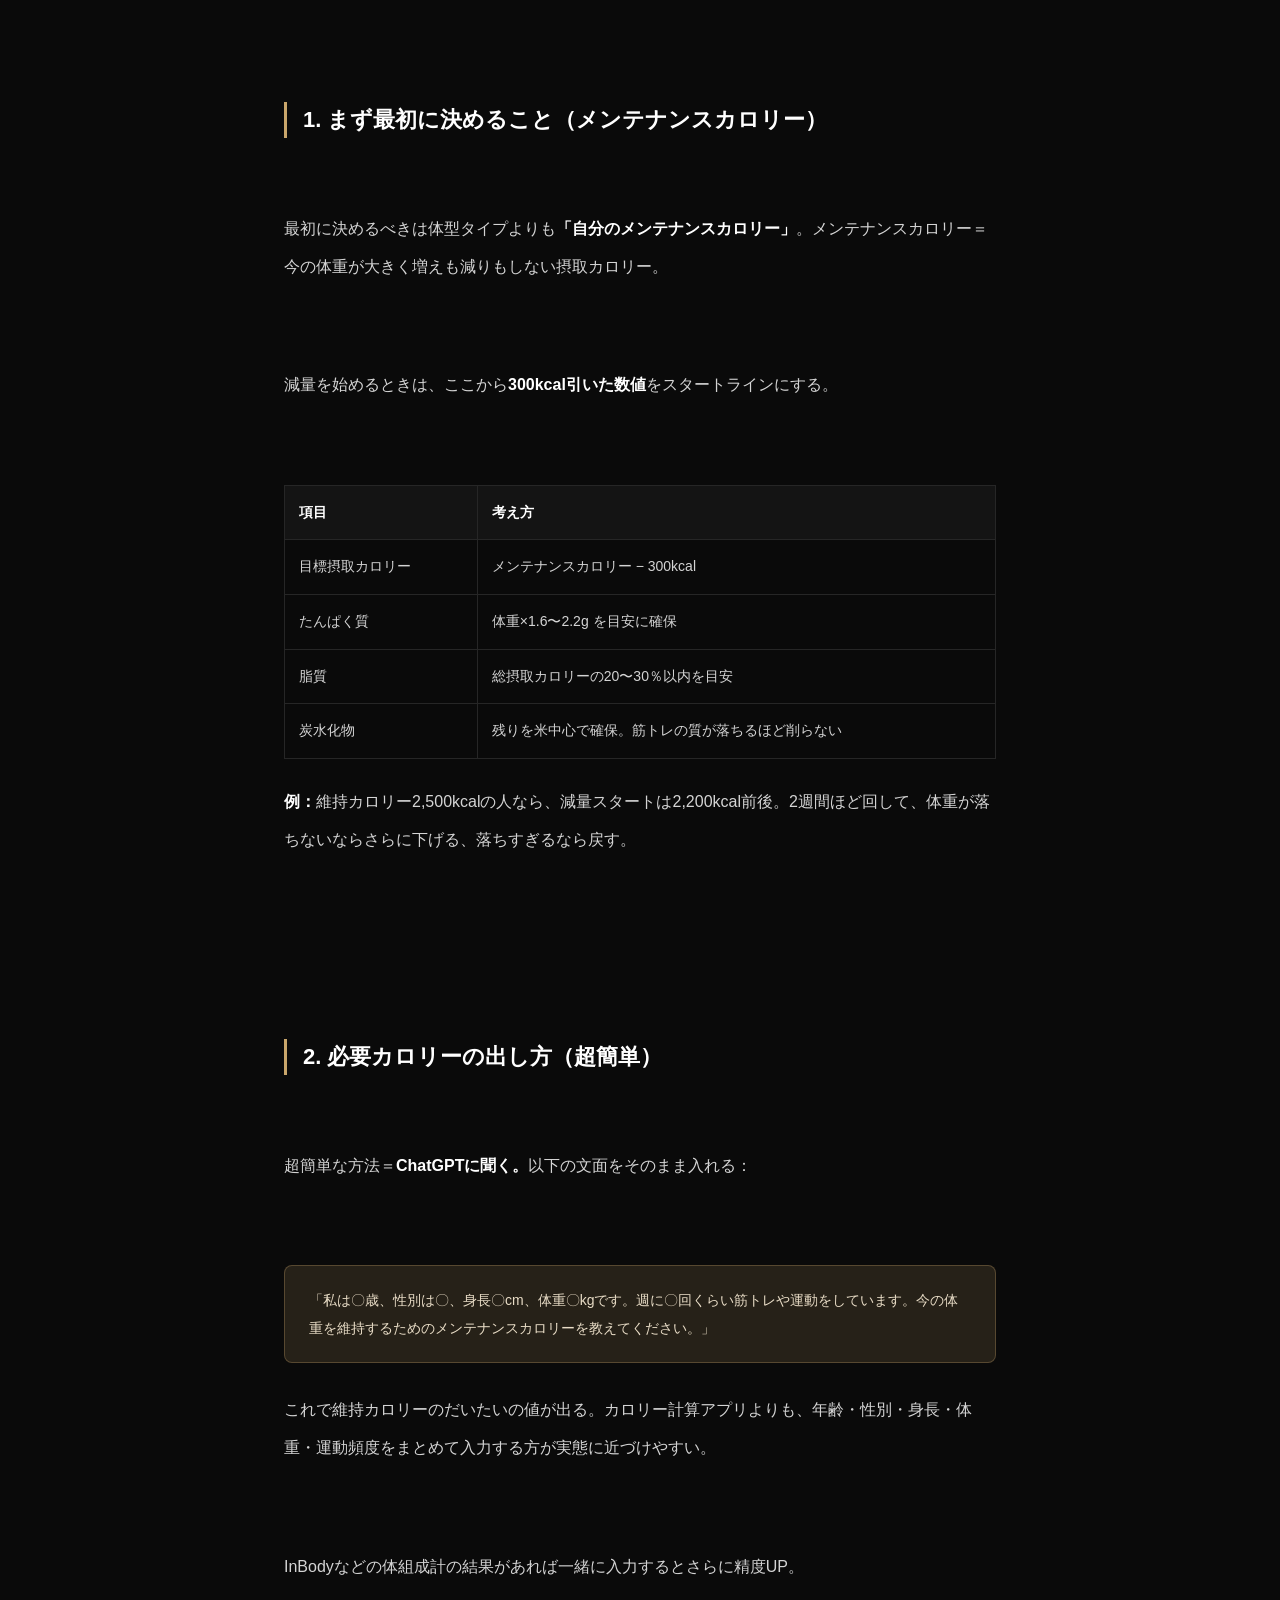
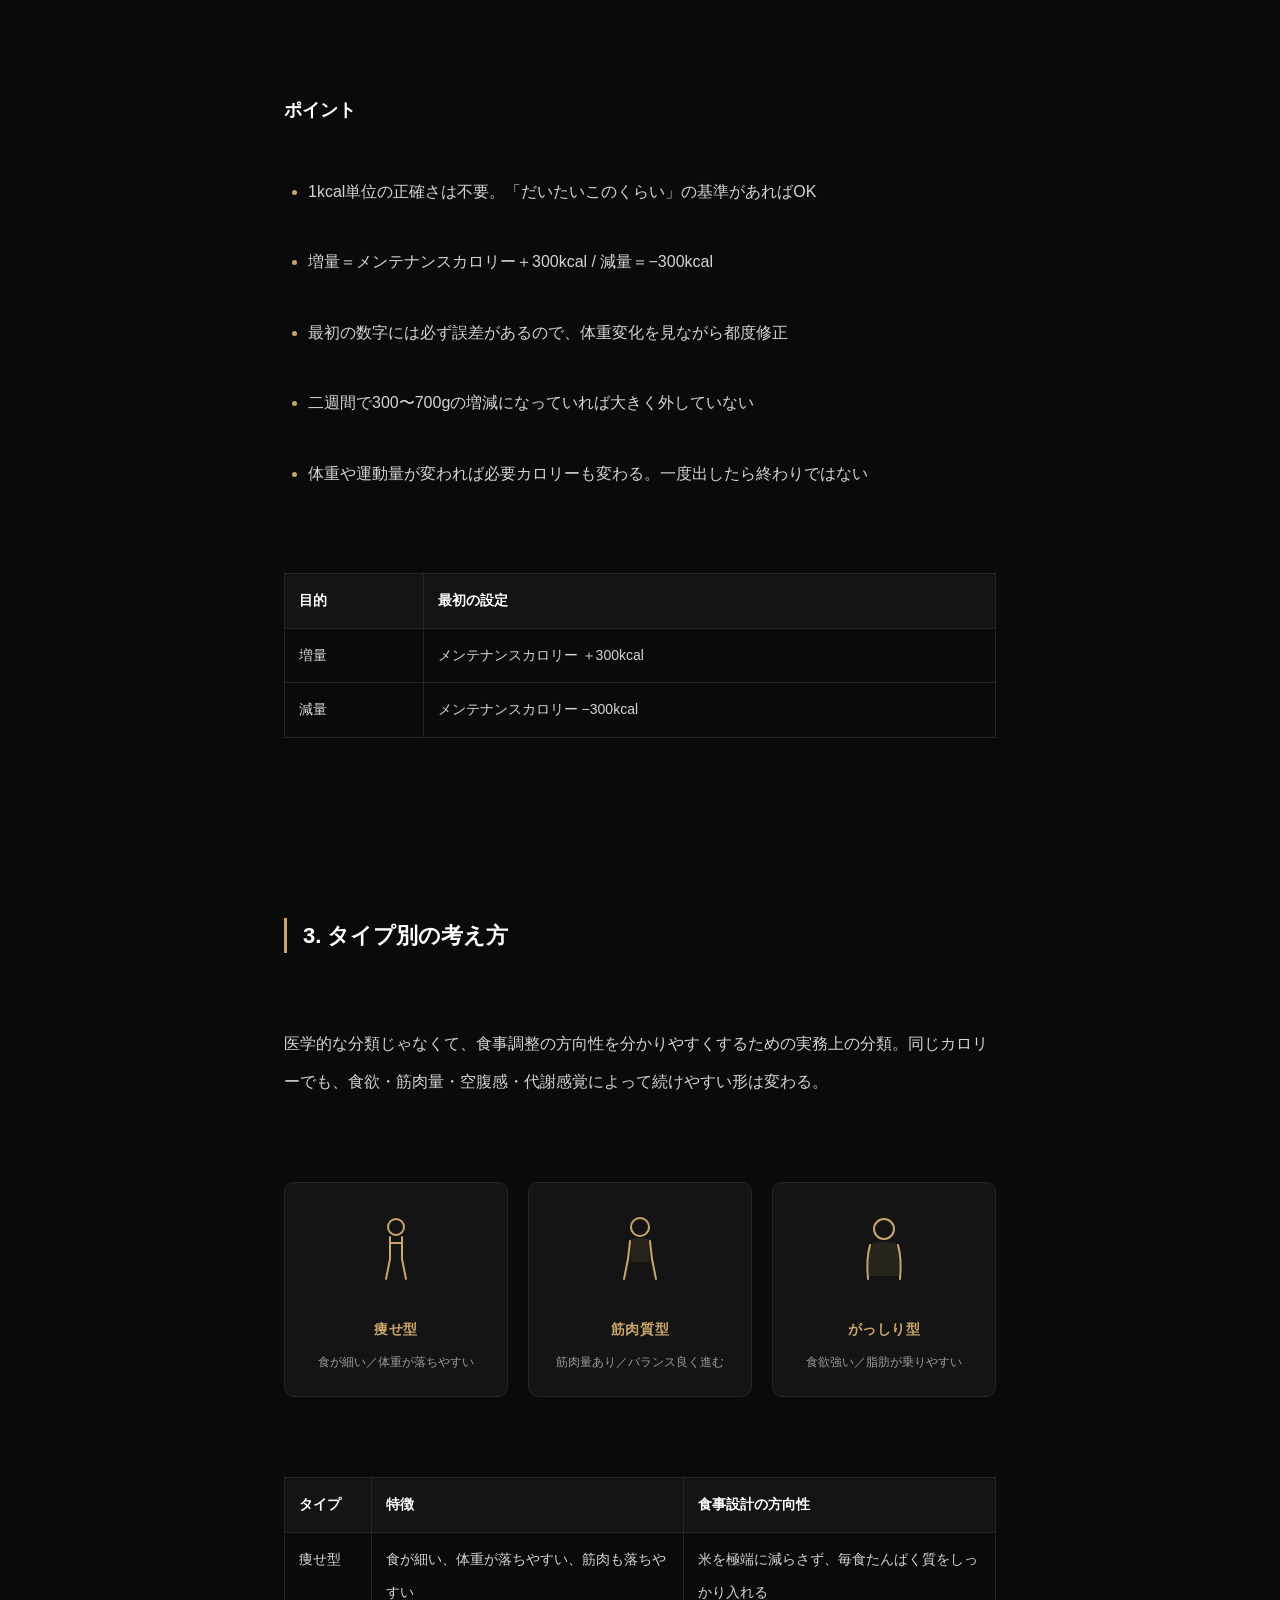
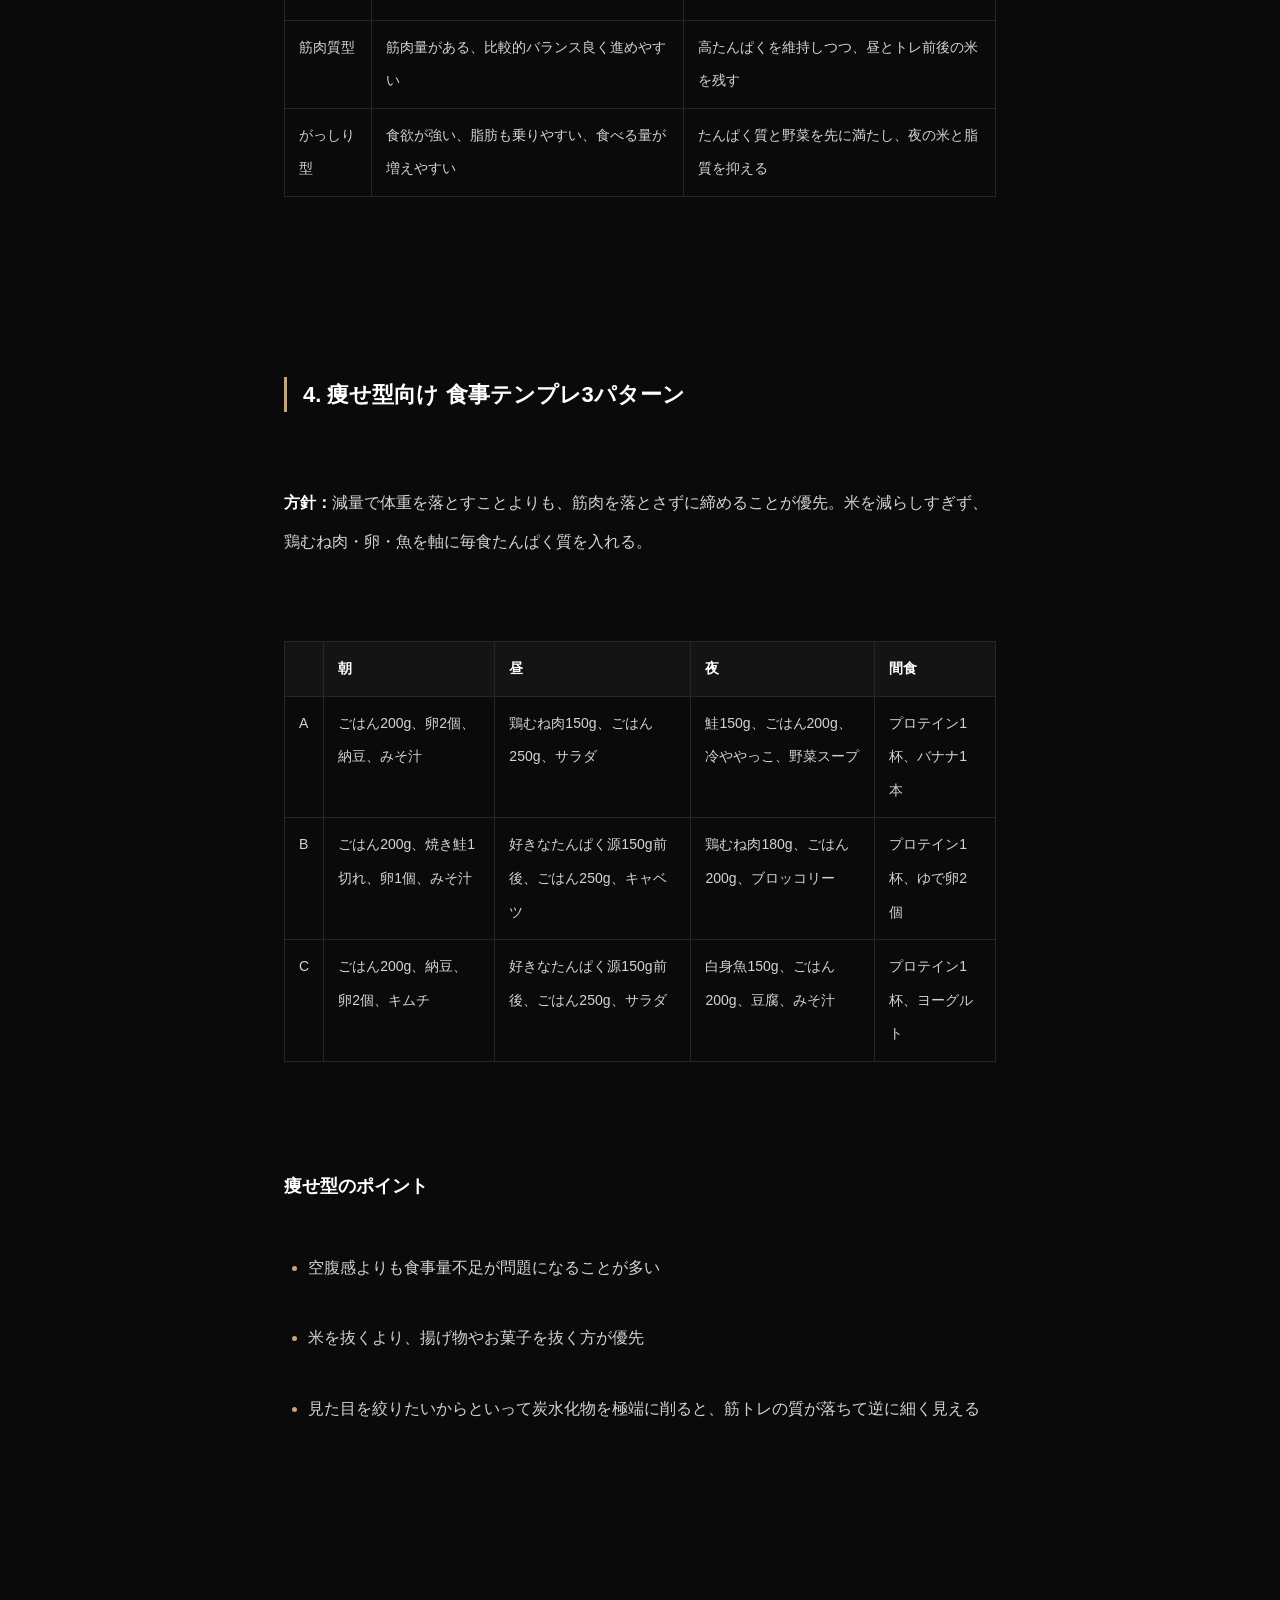
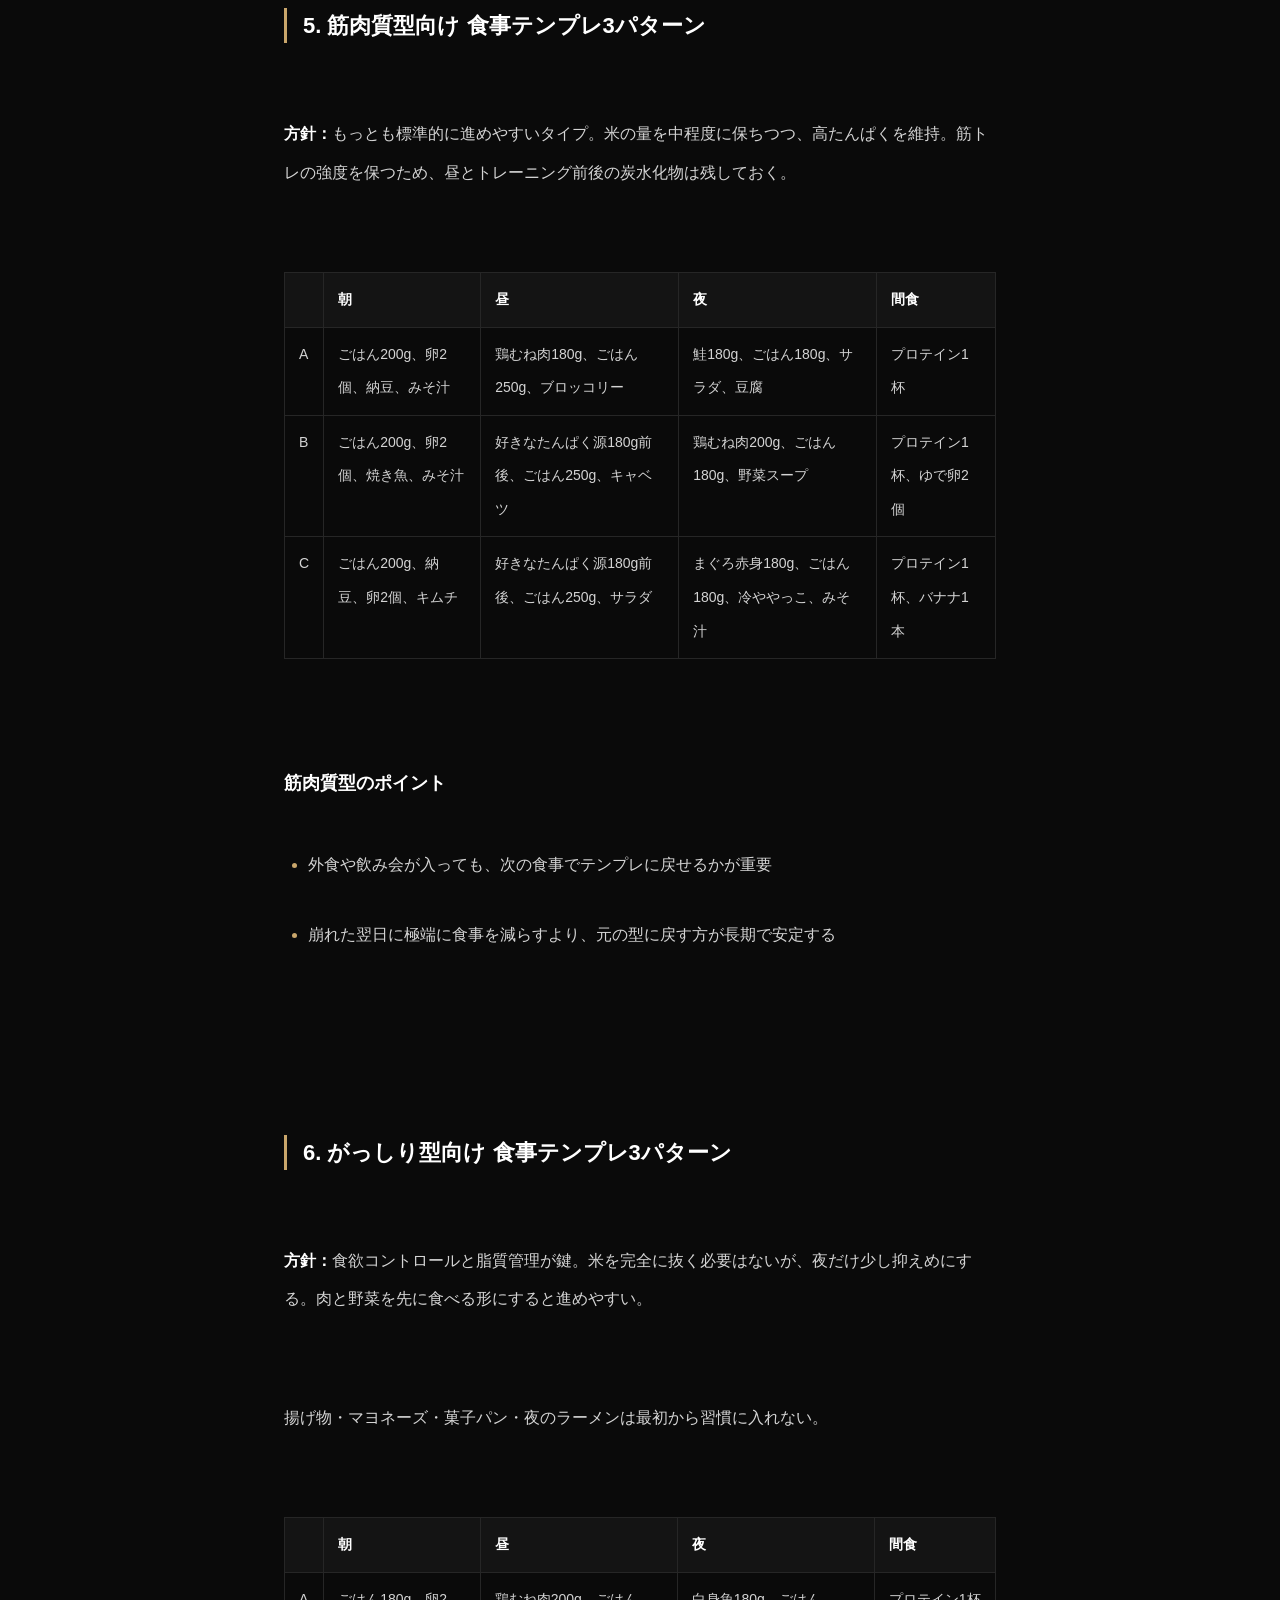
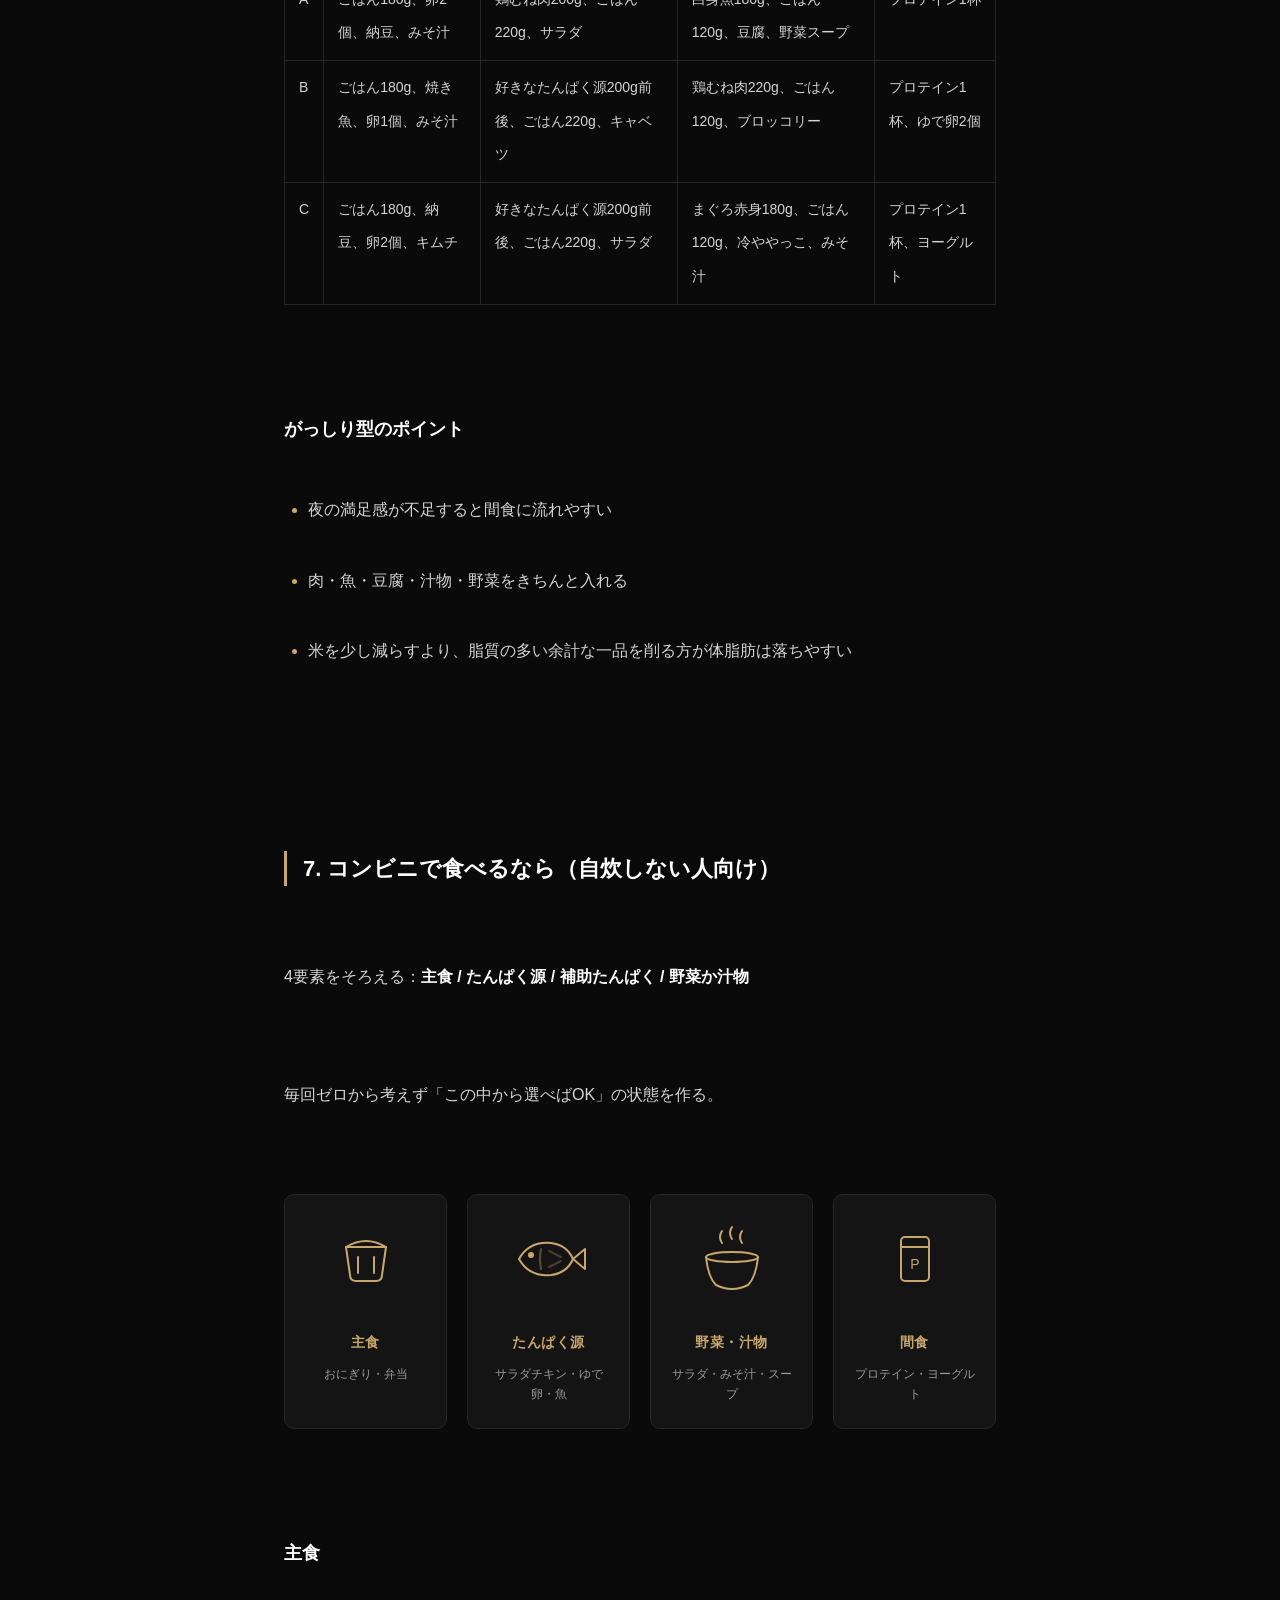
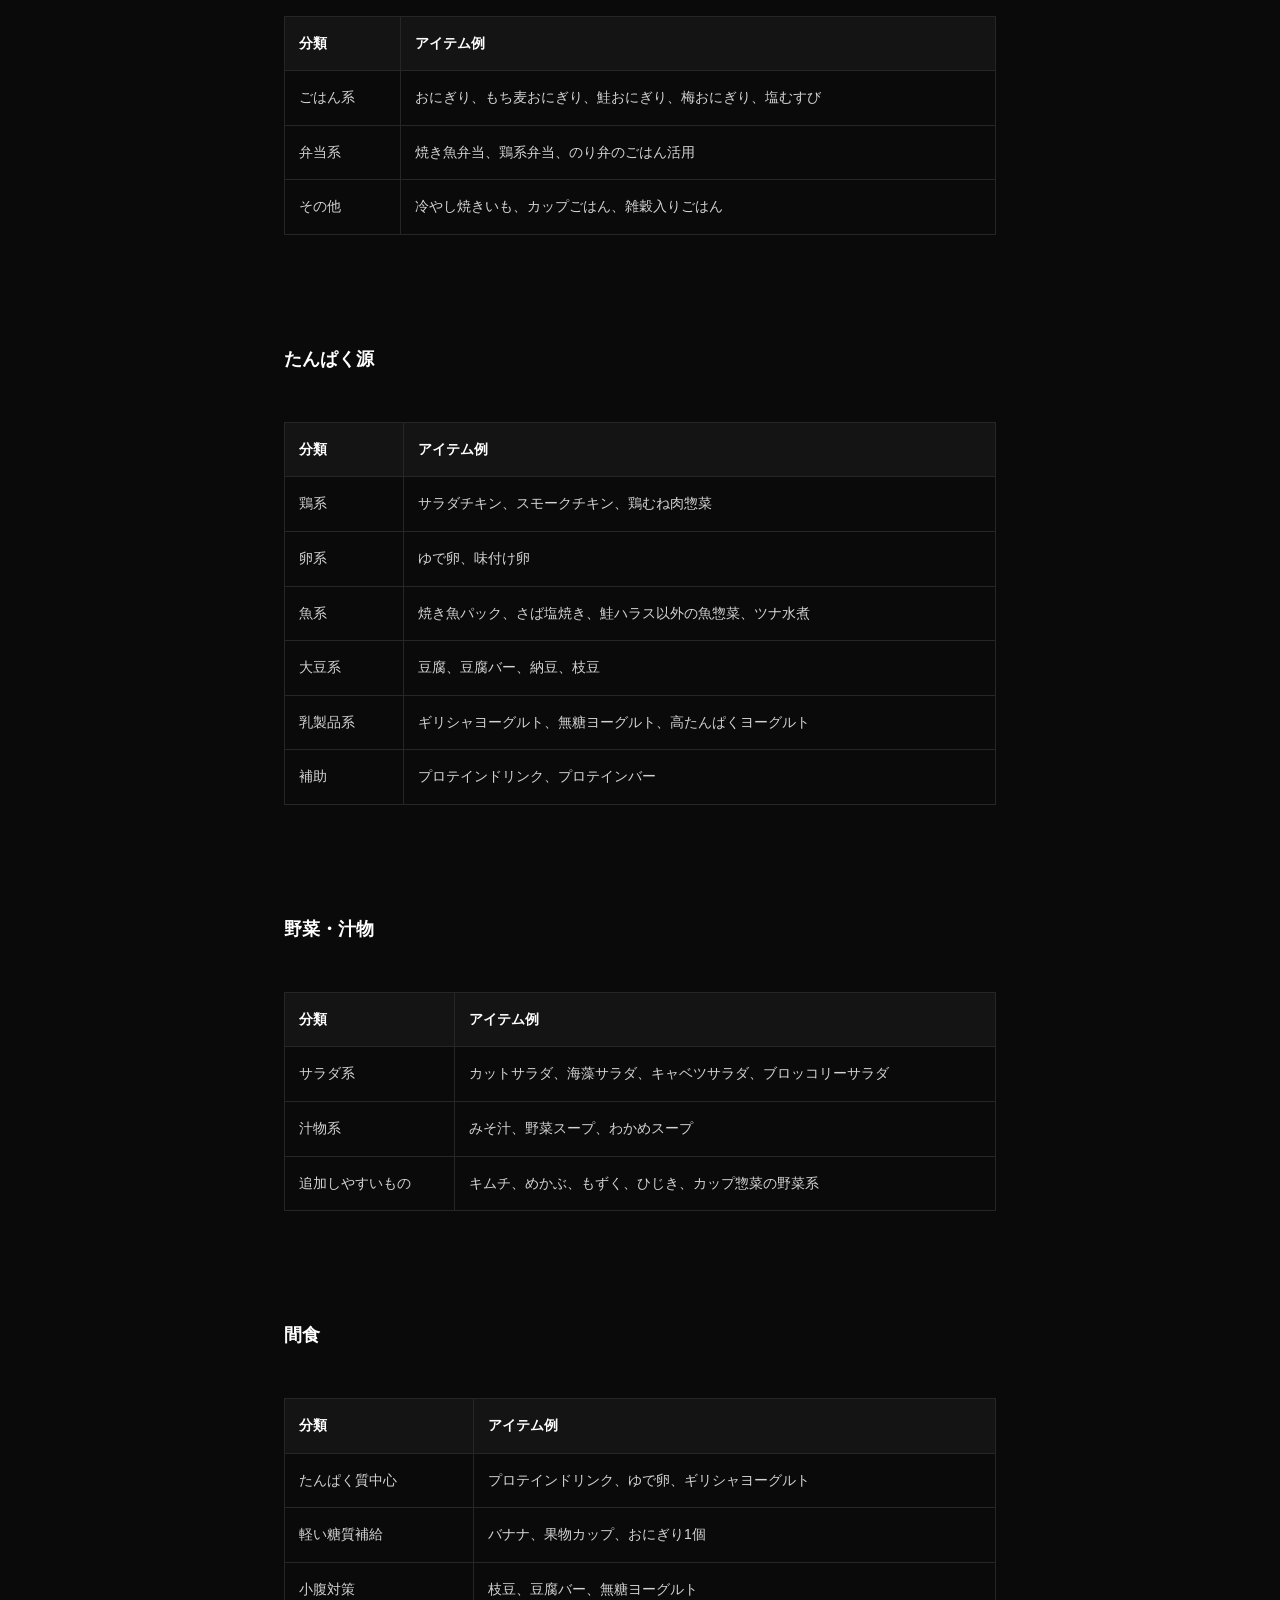
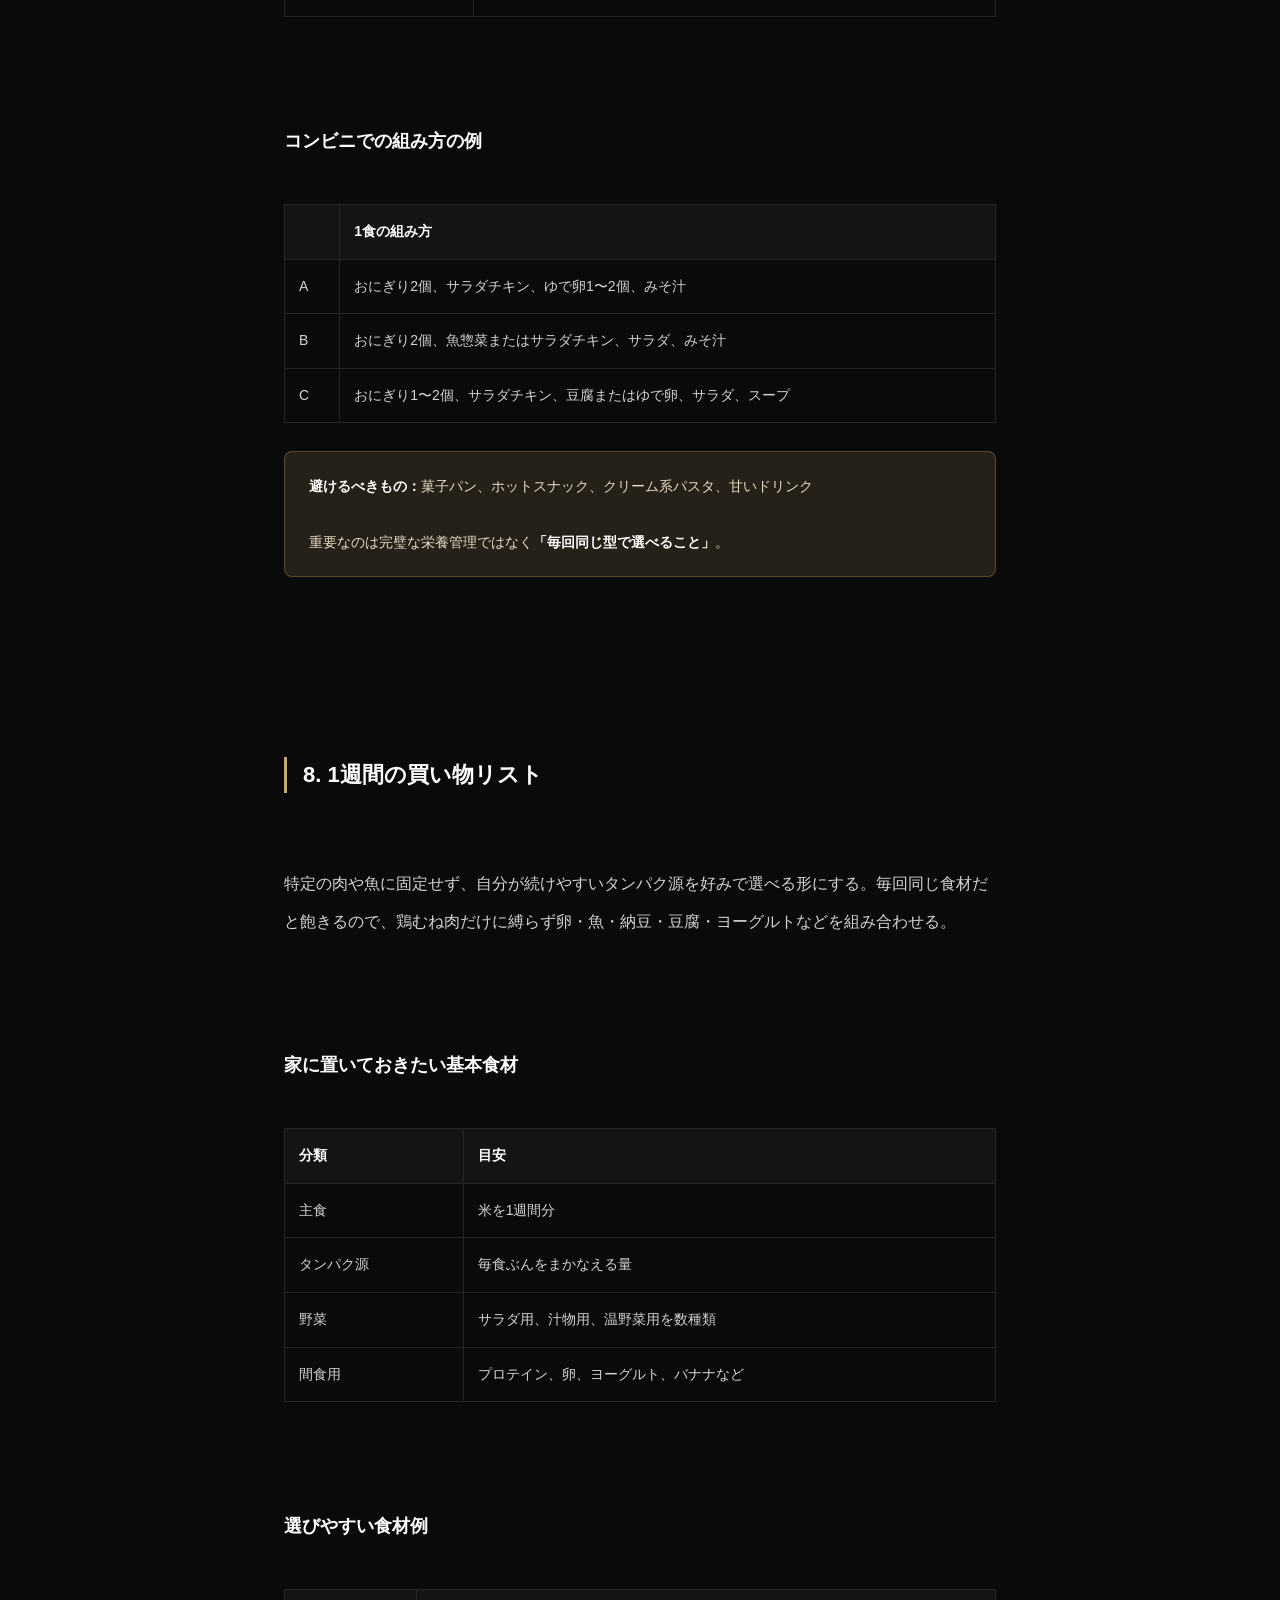
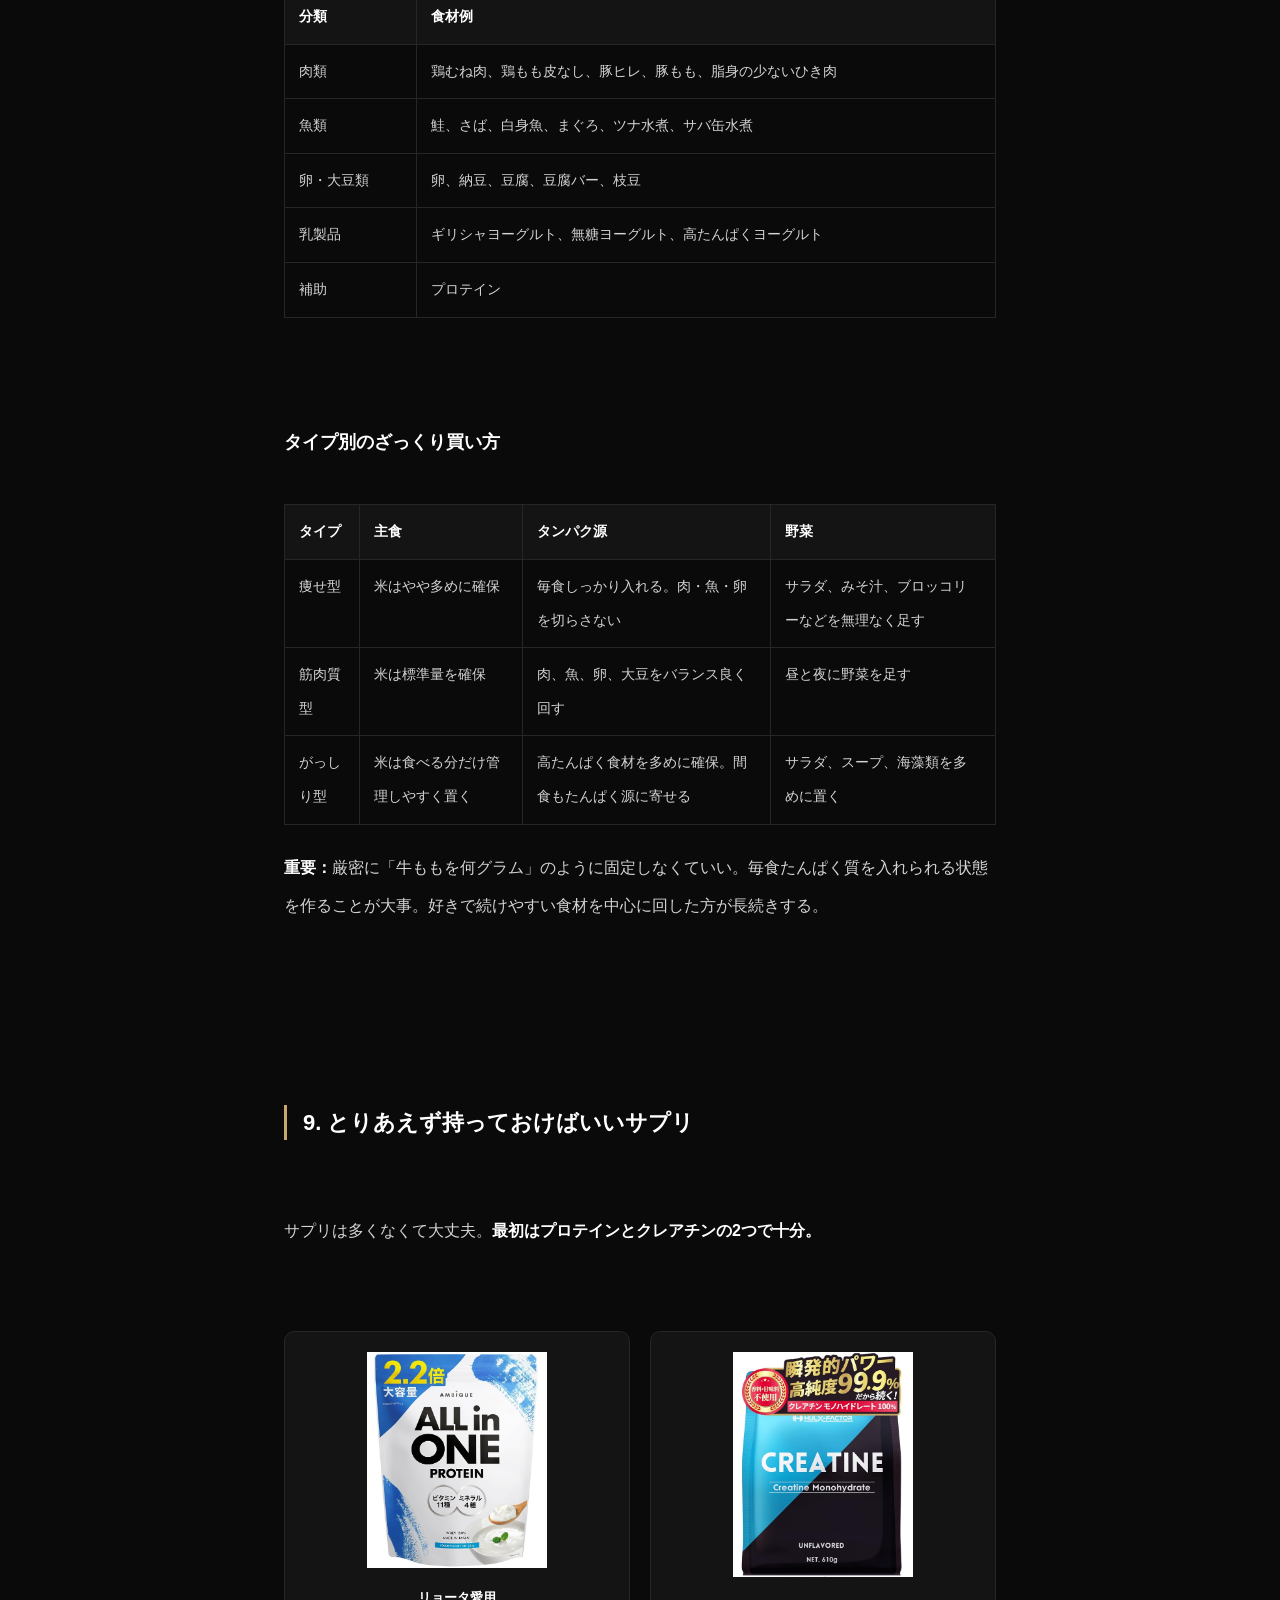
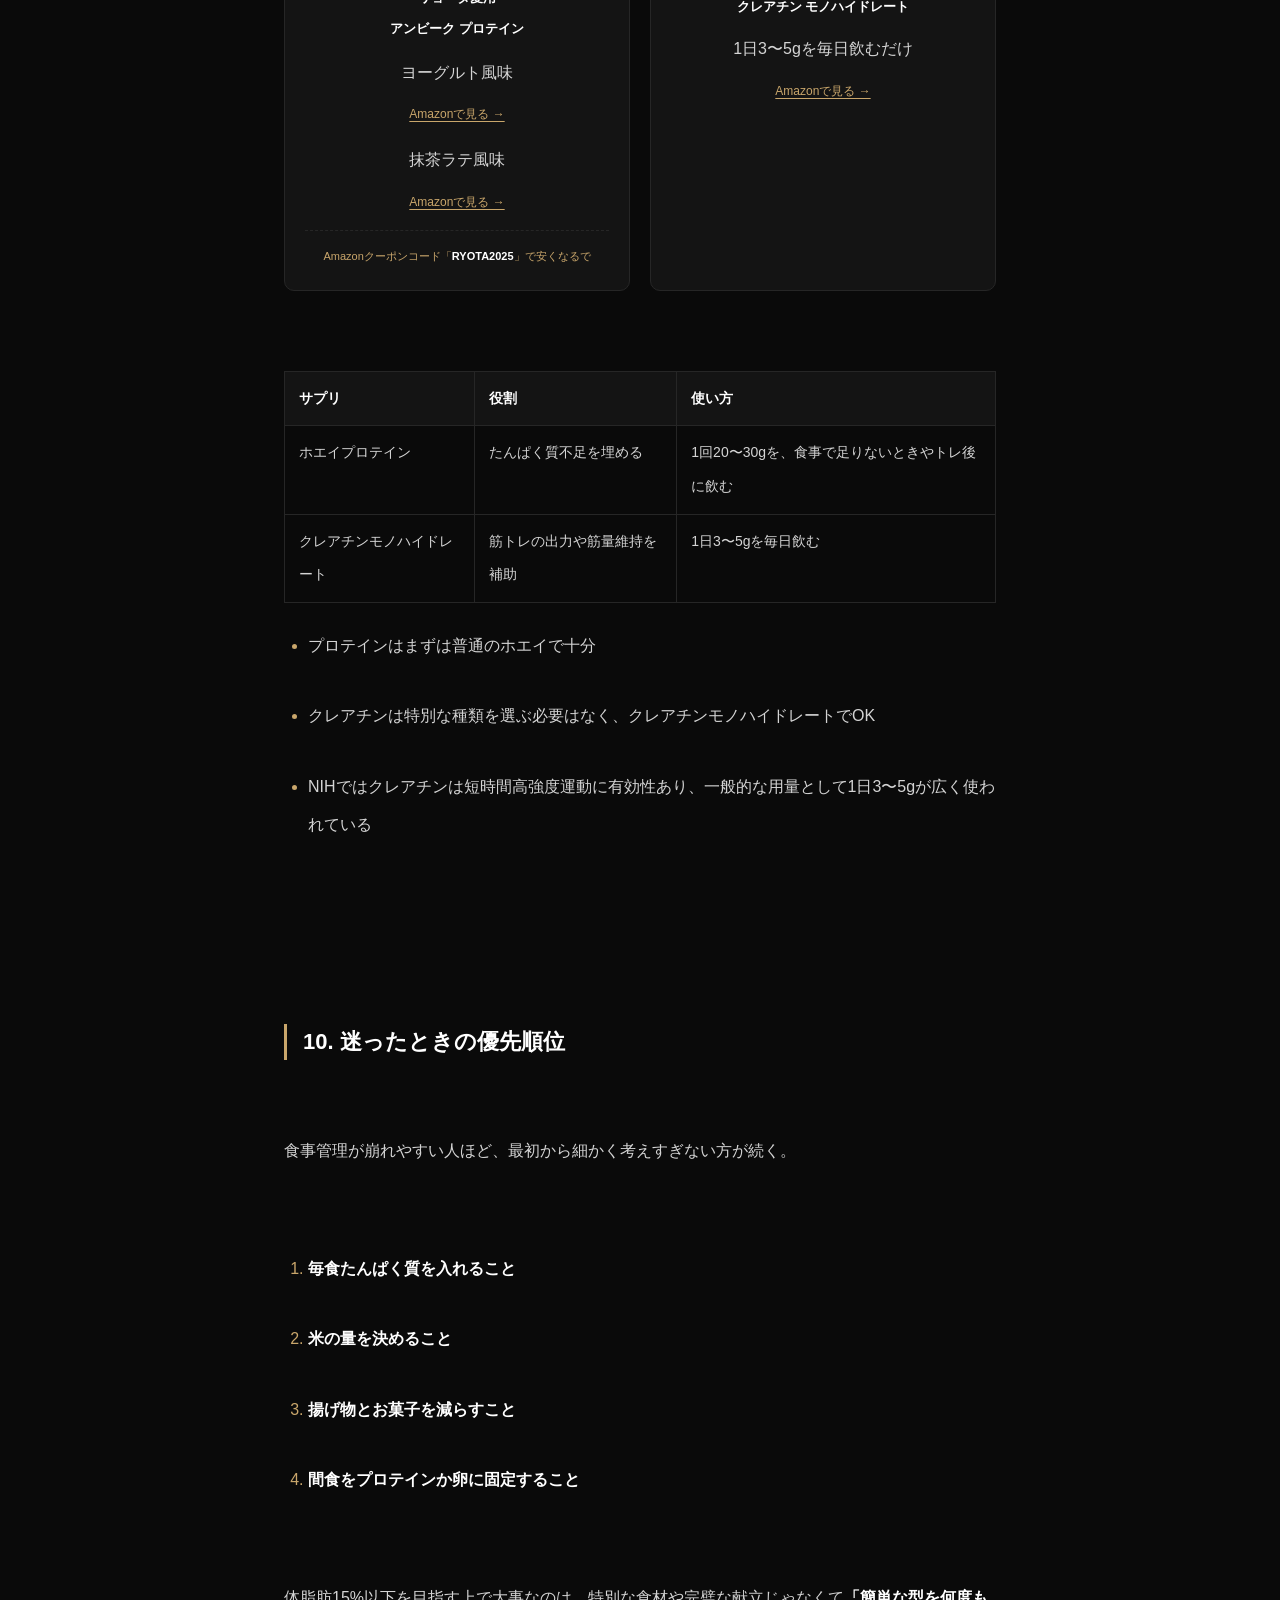
<file: benefits/06-meal.html>
<!DOCTYPE html>
<html lang="ja">
<head>
  <meta charset="UTF-8">
  <meta name="viewport" content="width=device-width, initial-scale=1.0">
  <title>体脂肪率15%以下を目指す 1週間食事テンプレ＆買い物リスト | MEN'S Rise 10大特典</title>
  <link rel="stylesheet" href="../assets/style.css">
  <meta name="robots" content="noindex, nofollow">
</head>
<body>
  <header class="site-header">
    <div class="header-inner">
      <a href="../index.html" class="brand-link"><img src="../assets/images/logo-white.png" alt="MEN'S Rise" class="brand-logo"></a>
    </div>
  </header>

  <main class="article-main">
    <div class="article-container">
      <nav class="breadcrumb">
        <a href="../index.html">10大特典</a> ／ 特典 06
      </nav>

      <header class="article-header">
        <div class="article-category">特典 06 ／ MEAL</div>
        <h1 class="article-title">体脂肪率15%以下を目指す 1週間食事テンプレ＆買い物リスト</h1>
      </header>

      <article class="article-body">

        <h2>はじめに</h2>
        <p>体脂肪率15%以下を目指す上で大事なのは、特別な食材や完璧な献立じゃない。</p>
        <p><strong>「簡単な型を何度も回せること」。</strong></p>
        <p>このプレゼントは、難しい食材や凝ったレシピは使わず、基本は<strong>米・肉・魚・卵・野菜</strong>で回せる形にしたテンプレ集。</p>
        <p>曜日ごとの細かい指定じゃなくて、各タイプごとにそのまま使える3パターンを用意した。回しやすいものを1つ決めて始めてくれ。</p>
        <div class="callout">
          <strong>減量中でも筋肉を落としにくくするには：</strong>たんぱく質を十分に確保しながら、脂質を上げすぎず、必要な分の炭水化物は残すこと。<br><br>
          <small>参考：国立スポーツ科学センターは減量中のたんぱく質摂取量として体重1kg当たり1.6〜2.4g/日を推奨。NIHは運動習慣のある人で1.2〜2.0g/kg/日を目安としている。</small>
        </div>

        <h2>1. まず最初に決めること（メンテナンスカロリー）</h2>
        <p>最初に決めるべきは体型タイプよりも<strong>「自分のメンテナンスカロリー」</strong>。メンテナンスカロリー＝今の体重が大きく増えも減りもしない摂取カロリー。</p>
        <p>減量を始めるときは、ここから<strong>300kcal引いた数値</strong>をスタートラインにする。</p>
        <table>
          <thead>
            <tr><th>項目</th><th>考え方</th></tr>
          </thead>
          <tbody>
            <tr><td>目標摂取カロリー</td><td>メンテナンスカロリー − 300kcal</td></tr>
            <tr><td>たんぱく質</td><td>体重×1.6〜2.2g を目安に確保</td></tr>
            <tr><td>脂質</td><td>総摂取カロリーの20〜30％以内を目安</td></tr>
            <tr><td>炭水化物</td><td>残りを米中心で確保。筋トレの質が落ちるほど削らない</td></tr>
          </tbody>
        </table>
        <p><strong>例：</strong>維持カロリー2,500kcalの人なら、減量スタートは2,200kcal前後。2週間ほど回して、体重が落ちないならさらに下げる、落ちすぎるなら戻す。</p>

        <h2>2. 必要カロリーの出し方（超簡単）</h2>
        <p>超簡単な方法＝<strong>ChatGPTに聞く。</strong>以下の文面をそのまま入れる：</p>
        <div class="callout">「私は〇歳、性別は〇、身長〇cm、体重〇kgです。週に〇回くらい筋トレや運動をしています。今の体重を維持するためのメンテナンスカロリーを教えてください。」</div>
        <p>これで維持カロリーのだいたいの値が出る。カロリー計算アプリよりも、年齢・性別・身長・体重・運動頻度をまとめて入力する方が実態に近づけやすい。</p>
        <p>InBodyなどの体組成計の結果があれば一緒に入力するとさらに精度UP。</p>

        <h3>ポイント</h3>
        <ul>
          <li>1kcal単位の正確さは不要。「だいたいこのくらい」の基準があればOK</li>
          <li>増量＝メンテナンスカロリー＋300kcal / 減量＝−300kcal</li>
          <li>最初の数字には必ず誤差があるので、体重変化を見ながら都度修正</li>
          <li>二週間で300〜700gの増減になっていれば大きく外していない</li>
          <li>体重や運動量が変われば必要カロリーも変わる。一度出したら終わりではない</li>
        </ul>
        <table>
          <thead>
            <tr><th>目的</th><th>最初の設定</th></tr>
          </thead>
          <tbody>
            <tr><td>増量</td><td>メンテナンスカロリー ＋300kcal</td></tr>
            <tr><td>減量</td><td>メンテナンスカロリー −300kcal</td></tr>
          </tbody>
        </table>

        <h2>3. タイプ別の考え方</h2>
        <p>医学的な分類じゃなくて、食事調整の方向性を分かりやすくするための実務上の分類。同じカロリーでも、食欲・筋肉量・空腹感・代謝感覚によって続けやすい形は変わる。</p>

        <div class="illust-grid">
          <div class="illust-card">
            <svg viewBox="0 0 80 80" fill="none" stroke="currentColor" stroke-width="2" stroke-linecap="round" stroke-linejoin="round" aria-hidden="true">
              <circle cx="40" cy="20" r="8"/>
              <path d="M34 30 L34 52 L30 72"/>
              <path d="M46 30 L46 52 L50 72"/>
              <path d="M34 36 L46 36"/>
            </svg>
            <div class="illust-title">痩せ型</div>
            <div class="illust-desc">食が細い／体重が落ちやすい</div>
          </div>
          <div class="illust-card">
            <svg viewBox="0 0 80 80" fill="none" stroke="currentColor" stroke-width="2" stroke-linecap="round" stroke-linejoin="round" aria-hidden="true">
              <circle cx="40" cy="20" r="9"/>
              <path d="M30 34 L28 52 L24 72"/>
              <path d="M50 34 L52 52 L56 72"/>
              <path d="M30 34 Q40 30 50 34 L48 54 L32 54 Z" fill="currentColor" opacity="0.1"/>
            </svg>
            <div class="illust-title">筋肉質型</div>
            <div class="illust-desc">筋肉量あり／バランス良く進む</div>
          </div>
          <div class="illust-card">
            <svg viewBox="0 0 80 80" fill="none" stroke="currentColor" stroke-width="2" stroke-linecap="round" stroke-linejoin="round" aria-hidden="true">
              <circle cx="40" cy="22" r="10"/>
              <path d="M26 38 Q22 52 24 72"/>
              <path d="M54 38 Q58 52 56 72"/>
              <path d="M26 38 Q40 34 54 38 Q58 54 54 68 L26 68 Q22 54 26 38 Z" fill="currentColor" opacity="0.1"/>
            </svg>
            <div class="illust-title">がっしり型</div>
            <div class="illust-desc">食欲強い／脂肪が乗りやすい</div>
          </div>
        </div>

        <table>
          <thead>
            <tr><th>タイプ</th><th>特徴</th><th>食事設計の方向性</th></tr>
          </thead>
          <tbody>
            <tr><td>痩せ型</td><td>食が細い、体重が落ちやすい、筋肉も落ちやすい</td><td>米を極端に減らさず、毎食たんぱく質をしっかり入れる</td></tr>
            <tr><td>筋肉質型</td><td>筋肉量がある、比較的バランス良く進めやすい</td><td>高たんぱくを維持しつつ、昼とトレ前後の米を残す</td></tr>
            <tr><td>がっしり型</td><td>食欲が強い、脂肪も乗りやすい、食べる量が増えやすい</td><td>たんぱく質と野菜を先に満たし、夜の米と脂質を抑える</td></tr>
          </tbody>
        </table>

        <h2>4. 痩せ型向け 食事テンプレ3パターン</h2>
        <p><strong>方針：</strong>減量で体重を落とすことよりも、筋肉を落とさずに締めることが優先。米を減らしすぎず、鶏むね肉・卵・魚を軸に毎食たんぱく質を入れる。</p>
        <table>
          <thead>
            <tr><th></th><th>朝</th><th>昼</th><th>夜</th><th>間食</th></tr>
          </thead>
          <tbody>
            <tr><td>A</td><td>ごはん200g、卵2個、納豆、みそ汁</td><td>鶏むね肉150g、ごはん250g、サラダ</td><td>鮭150g、ごはん200g、冷ややっこ、野菜スープ</td><td>プロテイン1杯、バナナ1本</td></tr>
            <tr><td>B</td><td>ごはん200g、焼き鮭1切れ、卵1個、みそ汁</td><td>好きなたんぱく源150g前後、ごはん250g、キャベツ</td><td>鶏むね肉180g、ごはん200g、ブロッコリー</td><td>プロテイン1杯、ゆで卵2個</td></tr>
            <tr><td>C</td><td>ごはん200g、納豆、卵2個、キムチ</td><td>好きなたんぱく源150g前後、ごはん250g、サラダ</td><td>白身魚150g、ごはん200g、豆腐、みそ汁</td><td>プロテイン1杯、ヨーグルト</td></tr>
          </tbody>
        </table>

        <h3>痩せ型のポイント</h3>
        <ul>
          <li>空腹感よりも食事量不足が問題になることが多い</li>
          <li>米を抜くより、揚げ物やお菓子を抜く方が優先</li>
          <li>見た目を絞りたいからといって炭水化物を極端に削ると、筋トレの質が落ちて逆に細く見える</li>
        </ul>

        <h2>5. 筋肉質型向け 食事テンプレ3パターン</h2>
        <p><strong>方針：</strong>もっとも標準的に進めやすいタイプ。米の量を中程度に保ちつつ、高たんぱくを維持。筋トレの強度を保つため、昼とトレーニング前後の炭水化物は残しておく。</p>
        <table>
          <thead>
            <tr><th></th><th>朝</th><th>昼</th><th>夜</th><th>間食</th></tr>
          </thead>
          <tbody>
            <tr><td>A</td><td>ごはん200g、卵2個、納豆、みそ汁</td><td>鶏むね肉180g、ごはん250g、ブロッコリー</td><td>鮭180g、ごはん180g、サラダ、豆腐</td><td>プロテイン1杯</td></tr>
            <tr><td>B</td><td>ごはん200g、卵2個、焼き魚、みそ汁</td><td>好きなたんぱく源180g前後、ごはん250g、キャベツ</td><td>鶏むね肉200g、ごはん180g、野菜スープ</td><td>プロテイン1杯、ゆで卵2個</td></tr>
            <tr><td>C</td><td>ごはん200g、納豆、卵2個、キムチ</td><td>好きなたんぱく源180g前後、ごはん250g、サラダ</td><td>まぐろ赤身180g、ごはん180g、冷ややっこ、みそ汁</td><td>プロテイン1杯、バナナ1本</td></tr>
          </tbody>
        </table>

        <h3>筋肉質型のポイント</h3>
        <ul>
          <li>外食や飲み会が入っても、次の食事でテンプレに戻せるかが重要</li>
          <li>崩れた翌日に極端に食事を減らすより、元の型に戻す方が長期で安定する</li>
        </ul>

        <h2>6. がっしり型向け 食事テンプレ3パターン</h2>
        <p><strong>方針：</strong>食欲コントロールと脂質管理が鍵。米を完全に抜く必要はないが、夜だけ少し抑えめにする。肉と野菜を先に食べる形にすると進めやすい。</p>
        <p>揚げ物・マヨネーズ・菓子パン・夜のラーメンは最初から習慣に入れない。</p>
        <table>
          <thead>
            <tr><th></th><th>朝</th><th>昼</th><th>夜</th><th>間食</th></tr>
          </thead>
          <tbody>
            <tr><td>A</td><td>ごはん180g、卵2個、納豆、みそ汁</td><td>鶏むね肉200g、ごはん220g、サラダ</td><td>白身魚180g、ごはん120g、豆腐、野菜スープ</td><td>プロテイン1杯</td></tr>
            <tr><td>B</td><td>ごはん180g、焼き魚、卵1個、みそ汁</td><td>好きなたんぱく源200g前後、ごはん220g、キャベツ</td><td>鶏むね肉220g、ごはん120g、ブロッコリー</td><td>プロテイン1杯、ゆで卵2個</td></tr>
            <tr><td>C</td><td>ごはん180g、納豆、卵2個、キムチ</td><td>好きなたんぱく源200g前後、ごはん220g、サラダ</td><td>まぐろ赤身180g、ごはん120g、冷ややっこ、みそ汁</td><td>プロテイン1杯、ヨーグルト</td></tr>
          </tbody>
        </table>

        <h3>がっしり型のポイント</h3>
        <ul>
          <li>夜の満足感が不足すると間食に流れやすい</li>
          <li>肉・魚・豆腐・汁物・野菜をきちんと入れる</li>
          <li>米を少し減らすより、脂質の多い余計な一品を削る方が体脂肪は落ちやすい</li>
        </ul>

        <h2>7. コンビニで食べるなら（自炊しない人向け）</h2>
        <p>4要素をそろえる：<strong>主食 / たんぱく源 / 補助たんぱく / 野菜か汁物</strong></p>
        <p>毎回ゼロから考えず「この中から選べばOK」の状態を作る。</p>

        <div class="illust-grid">
          <div class="illust-card">
            <svg viewBox="0 0 80 80" fill="none" stroke="currentColor" stroke-width="2" stroke-linecap="round" stroke-linejoin="round" aria-hidden="true">
              <path d="M20 28 L60 28 L56 56 Q56 62 50 62 L30 62 Q24 62 24 56 Z"/>
              <path d="M20 28 Q40 16 60 28"/>
              <line x1="32" y1="38" x2="32" y2="54"/>
              <line x1="48" y1="38" x2="48" y2="54"/>
            </svg>
            <div class="illust-title">主食</div>
            <div class="illust-desc">おにぎり・弁当</div>
          </div>
          <div class="illust-card">
            <svg viewBox="0 0 80 80" fill="none" stroke="currentColor" stroke-width="2" stroke-linecap="round" stroke-linejoin="round" aria-hidden="true">
              <path d="M10 40 Q20 22 42 24 Q58 26 64 40 Q58 54 42 56 Q20 58 10 40 Z"/>
              <path d="M64 40 L76 30 L76 50 Z"/>
              <circle cx="22" cy="36" r="2" fill="currentColor"/>
              <path d="M32 30 Q30 40 32 50" opacity="0.4"/>
              <path d="M40 32 L52 38 M40 48 L52 42" opacity="0.3"/>
            </svg>
            <div class="illust-title">たんぱく源</div>
            <div class="illust-desc">サラダチキン・ゆで卵・魚</div>
          </div>
          <div class="illust-card">
            <svg viewBox="0 0 80 80" fill="none" stroke="currentColor" stroke-width="2" stroke-linecap="round" stroke-linejoin="round" aria-hidden="true">
              <path d="M30 12 Q26 18 30 24"/>
              <path d="M40 8 Q36 14 40 20"/>
              <path d="M50 12 Q46 18 50 24"/>
              <ellipse cx="40" cy="38" rx="26" ry="5"/>
              <path d="M14 38 Q16 58 24 66 Q32 70 40 70 Q48 70 56 66 Q64 58 66 38"/>
            </svg>
            <div class="illust-title">野菜・汁物</div>
            <div class="illust-desc">サラダ・みそ汁・スープ</div>
          </div>
          <div class="illust-card">
            <svg viewBox="0 0 80 80" fill="none" stroke="currentColor" stroke-width="2" stroke-linecap="round" stroke-linejoin="round" aria-hidden="true">
              <rect x="26" y="18" width="28" height="44" rx="4"/>
              <path d="M26 28 L54 28"/>
              <text x="40" y="50" font-size="14" fill="currentColor" stroke="none" text-anchor="middle">P</text>
            </svg>
            <div class="illust-title">間食</div>
            <div class="illust-desc">プロテイン・ヨーグルト</div>
          </div>
        </div>

        <h3>主食</h3>
        <table>
          <thead><tr><th>分類</th><th>アイテム例</th></tr></thead>
          <tbody>
            <tr><td>ごはん系</td><td>おにぎり、もち麦おにぎり、鮭おにぎり、梅おにぎり、塩むすび</td></tr>
            <tr><td>弁当系</td><td>焼き魚弁当、鶏系弁当、のり弁のごはん活用</td></tr>
            <tr><td>その他</td><td>冷やし焼きいも、カップごはん、雑穀入りごはん</td></tr>
          </tbody>
        </table>

        <h3>たんぱく源</h3>
        <table>
          <thead><tr><th>分類</th><th>アイテム例</th></tr></thead>
          <tbody>
            <tr><td>鶏系</td><td>サラダチキン、スモークチキン、鶏むね肉惣菜</td></tr>
            <tr><td>卵系</td><td>ゆで卵、味付け卵</td></tr>
            <tr><td>魚系</td><td>焼き魚パック、さば塩焼き、鮭ハラス以外の魚惣菜、ツナ水煮</td></tr>
            <tr><td>大豆系</td><td>豆腐、豆腐バー、納豆、枝豆</td></tr>
            <tr><td>乳製品系</td><td>ギリシャヨーグルト、無糖ヨーグルト、高たんぱくヨーグルト</td></tr>
            <tr><td>補助</td><td>プロテインドリンク、プロテインバー</td></tr>
          </tbody>
        </table>

        <h3>野菜・汁物</h3>
        <table>
          <thead><tr><th>分類</th><th>アイテム例</th></tr></thead>
          <tbody>
            <tr><td>サラダ系</td><td>カットサラダ、海藻サラダ、キャベツサラダ、ブロッコリーサラダ</td></tr>
            <tr><td>汁物系</td><td>みそ汁、野菜スープ、わかめスープ</td></tr>
            <tr><td>追加しやすいもの</td><td>キムチ、めかぶ、もずく、ひじき、カップ惣菜の野菜系</td></tr>
          </tbody>
        </table>

        <h3>間食</h3>
        <table>
          <thead><tr><th>分類</th><th>アイテム例</th></tr></thead>
          <tbody>
            <tr><td>たんぱく質中心</td><td>プロテインドリンク、ゆで卵、ギリシャヨーグルト</td></tr>
            <tr><td>軽い糖質補給</td><td>バナナ、果物カップ、おにぎり1個</td></tr>
            <tr><td>小腹対策</td><td>枝豆、豆腐バー、無糖ヨーグルト</td></tr>
          </tbody>
        </table>

        <h3>コンビニでの組み方の例</h3>
        <table>
          <thead><tr><th></th><th>1食の組み方</th></tr></thead>
          <tbody>
            <tr><td>A</td><td>おにぎり2個、サラダチキン、ゆで卵1〜2個、みそ汁</td></tr>
            <tr><td>B</td><td>おにぎり2個、魚惣菜またはサラダチキン、サラダ、みそ汁</td></tr>
            <tr><td>C</td><td>おにぎり1〜2個、サラダチキン、豆腐またはゆで卵、サラダ、スープ</td></tr>
          </tbody>
        </table>
        <div class="callout">
          <strong>避けるべきもの：</strong>菓子パン、ホットスナック、クリーム系パスタ、甘いドリンク<br><br>
          重要なのは完璧な栄養管理ではなく<strong>「毎回同じ型で選べること」</strong>。
        </div>

        <h2>8. 1週間の買い物リスト</h2>
        <p>特定の肉や魚に固定せず、自分が続けやすいタンパク源を好みで選べる形にする。毎回同じ食材だと飽きるので、鶏むね肉だけに縛らず卵・魚・納豆・豆腐・ヨーグルトなどを組み合わせる。</p>

        <h3>家に置いておきたい基本食材</h3>
        <table>
          <thead><tr><th>分類</th><th>目安</th></tr></thead>
          <tbody>
            <tr><td>主食</td><td>米を1週間分</td></tr>
            <tr><td>タンパク源</td><td>毎食ぶんをまかなえる量</td></tr>
            <tr><td>野菜</td><td>サラダ用、汁物用、温野菜用を数種類</td></tr>
            <tr><td>間食用</td><td>プロテイン、卵、ヨーグルト、バナナなど</td></tr>
          </tbody>
        </table>

        <h3>選びやすい食材例</h3>
        <table>
          <thead><tr><th>分類</th><th>食材例</th></tr></thead>
          <tbody>
            <tr><td>肉類</td><td>鶏むね肉、鶏もも皮なし、豚ヒレ、豚もも、脂身の少ないひき肉</td></tr>
            <tr><td>魚類</td><td>鮭、さば、白身魚、まぐろ、ツナ水煮、サバ缶水煮</td></tr>
            <tr><td>卵・大豆類</td><td>卵、納豆、豆腐、豆腐バー、枝豆</td></tr>
            <tr><td>乳製品</td><td>ギリシャヨーグルト、無糖ヨーグルト、高たんぱくヨーグルト</td></tr>
            <tr><td>補助</td><td>プロテイン</td></tr>
          </tbody>
        </table>

        <h3>タイプ別のざっくり買い方</h3>
        <table>
          <thead><tr><th>タイプ</th><th>主食</th><th>タンパク源</th><th>野菜</th></tr></thead>
          <tbody>
            <tr><td>痩せ型</td><td>米はやや多めに確保</td><td>毎食しっかり入れる。肉・魚・卵を切らさない</td><td>サラダ、みそ汁、ブロッコリーなどを無理なく足す</td></tr>
            <tr><td>筋肉質型</td><td>米は標準量を確保</td><td>肉、魚、卵、大豆をバランス良く回す</td><td>昼と夜に野菜を足す</td></tr>
            <tr><td>がっしり型</td><td>米は食べる分だけ管理しやすく置く</td><td>高たんぱく食材を多めに確保。間食もたんぱく源に寄せる</td><td>サラダ、スープ、海藻類を多めに置く</td></tr>
          </tbody>
        </table>
        <p><strong>重要：</strong>厳密に「牛ももを何グラム」のように固定しなくていい。毎食たんぱく質を入れられる状態を作ることが大事。好きで続けやすい食材を中心に回した方が長続きする。</p>

        <h2>9. とりあえず持っておけばいいサプリ</h2>
        <p>サプリは多くなくて大丈夫。<strong>最初はプロテインとクレアチンの2つで十分。</strong></p>

        <div class="product-row">
          <div class="product-card">
            <img src="../assets/images/articles/06-meal/protein.png" alt="アンビーク プロテイン">
            <div class="product-name">リョータ愛用<br>アンビーク プロテイン</div>
            <div style="margin: 10px 0 4px;">ヨーグルト風味</div>
            <a href="https://amzn.to/3Zy9ZBX" class="product-link" target="_blank" rel="noopener">Amazonで見る →</a>
            <div style="margin: 12px 0 4px;">抹茶ラテ風味</div>
            <a href="https://amzn.to/3ZwFZqn" class="product-link" target="_blank" rel="noopener">Amazonで見る →</a>
            <div style="margin-top: 14px; padding-top: 12px; border-top: 1px dashed var(--color-border); font-size: 11px; color: var(--color-gold);">Amazonクーポンコード「<strong>RYOTA2025</strong>」で安くなるで</div>
          </div>
          <div class="product-card">
            <img src="../assets/images/articles/06-meal/creatine.png" alt="クレアチンモノハイドレート">
            <div class="product-name">クレアチン モノハイドレート</div>
            <div>1日3〜5gを毎日飲むだけ</div>
            <a href="https://amzn.asia/d/0bKUVwqQ" class="product-link" target="_blank" rel="noopener">Amazonで見る →</a>
          </div>
        </div>

        <table>
          <thead>
            <tr><th>サプリ</th><th>役割</th><th>使い方</th></tr>
          </thead>
          <tbody>
            <tr><td>ホエイプロテイン</td><td>たんぱく質不足を埋める</td><td>1回20〜30gを、食事で足りないときやトレ後に飲む</td></tr>
            <tr><td>クレアチンモノハイドレート</td><td>筋トレの出力や筋量維持を補助</td><td>1日3〜5gを毎日飲む</td></tr>
          </tbody>
        </table>
        <ul>
          <li>プロテインはまずは普通のホエイで十分</li>
          <li>クレアチンは特別な種類を選ぶ必要はなく、クレアチンモノハイドレートでOK</li>
          <li>NIHではクレアチンは短時間高強度運動に有効性あり、一般的な用量として1日3〜5gが広く使われている</li>
        </ul>

        <h2>10. 迷ったときの優先順位</h2>
        <p>食事管理が崩れやすい人ほど、最初から細かく考えすぎない方が続く。</p>
        <ol>
          <li><strong>毎食たんぱく質を入れること</strong></li>
          <li><strong>米の量を決めること</strong></li>
          <li><strong>揚げ物とお菓子を減らすこと</strong></li>
          <li><strong>間食をプロテインか卵に固定すること</strong></li>
        </ol>
        <p>体脂肪15%以下を目指す上で大事なのは、特別な食材や完璧な献立じゃなくて<strong>「簡単な型を何度も回せること」</strong>。</p>
        <p>まずは自分のタイプに近い3パターンのうち、回しやすいものを1つ決めて始める。</p>

        <h2>最後に</h2>
        <p>食事は、1日3〜5食、毎日続くもの。だからこそ、凝ったレシピよりも「シンプルに回せる型」の方が続く。</p>
        <p>このプレゼントのテンプレから1つ選んで、明日の朝から始めてみてくれ。</p>
        <p>3ヶ月後、鏡を見た時に違いが出る。</p>
        <p class="signature">リョータ</p>

        <div class="back-to-top">
          <a href="../index.html">← 10大特典一覧に戻る</a>
        </div>
      </article>
    </div>
  </main>

  <footer class="site-footer">
    <div class="footer-inner">
      <img src="../assets/images/logo-white.png" alt="MEN'S Rise" class="brand-logo brand-logo--footer">
      <p class="footer-copy">&copy; MEN&rsquo;S Rise</p>
    </div>
  </footer>
</body>
</html>
</file>
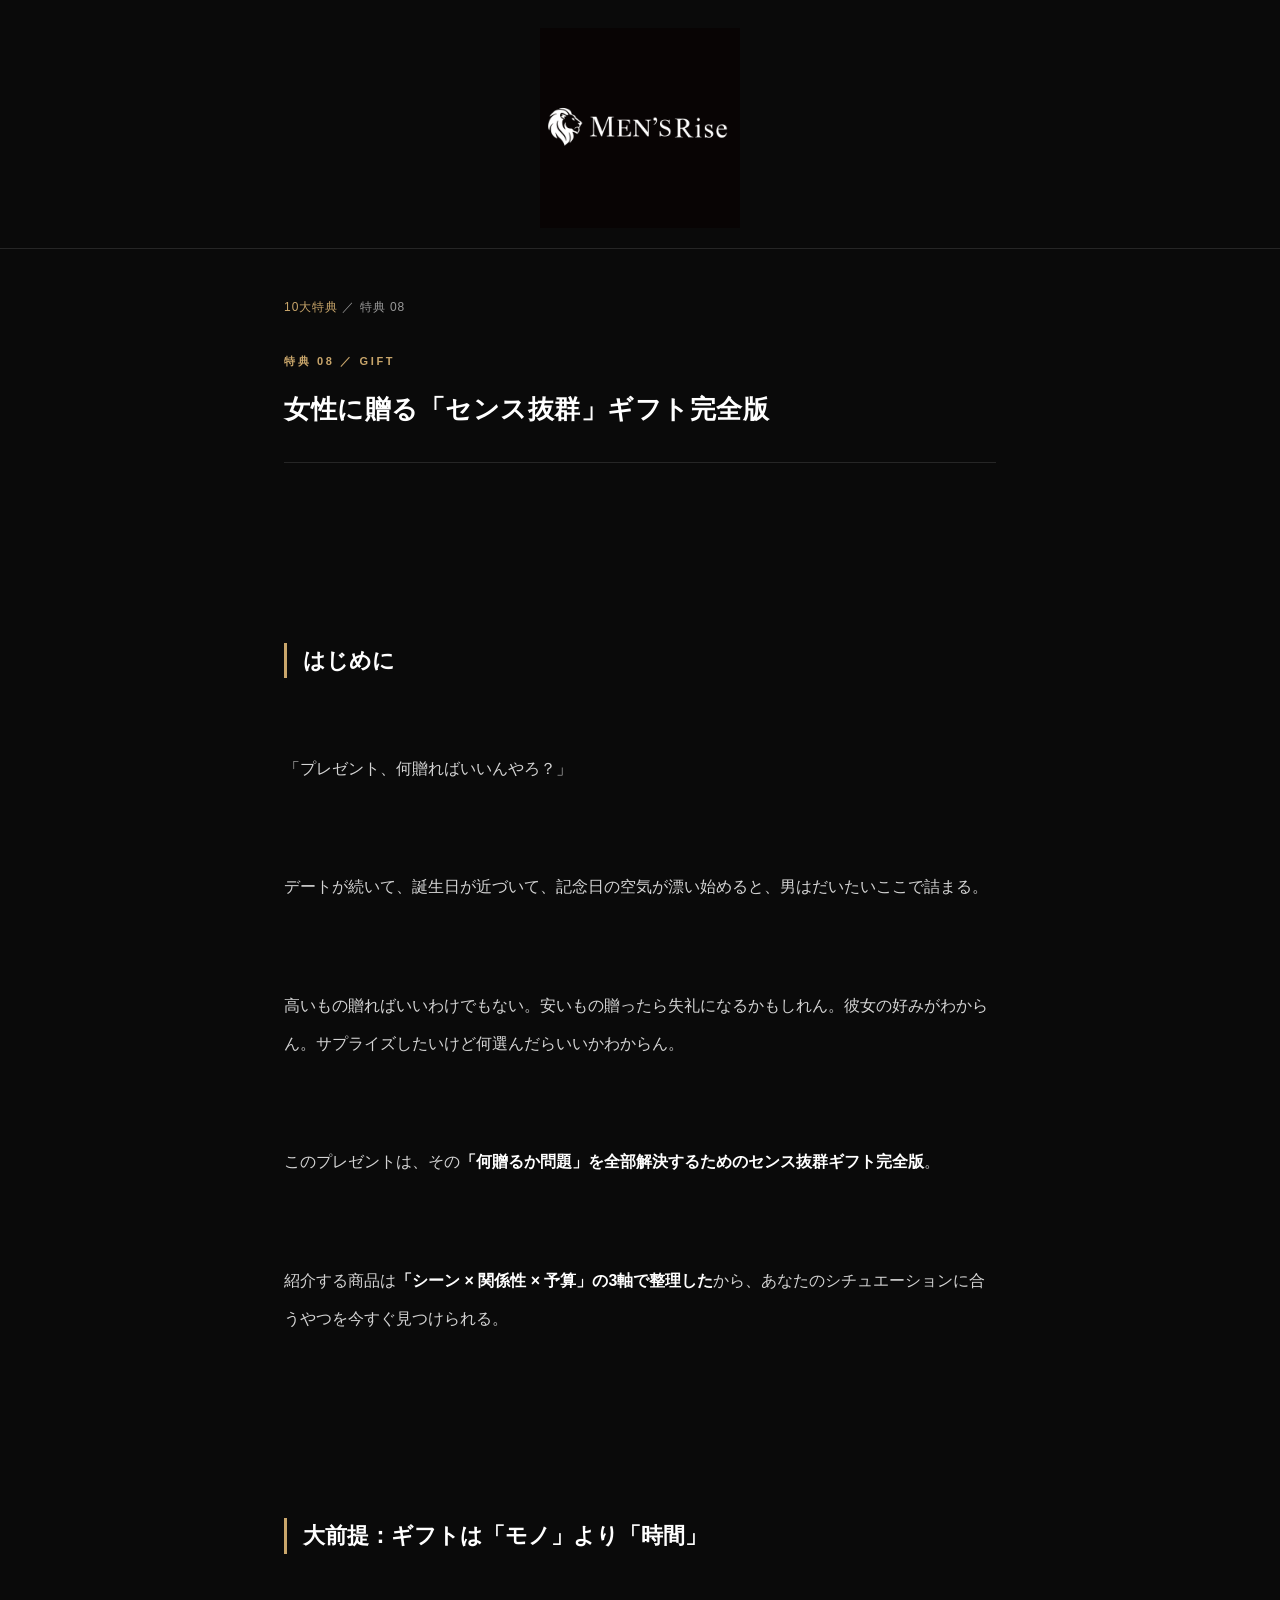
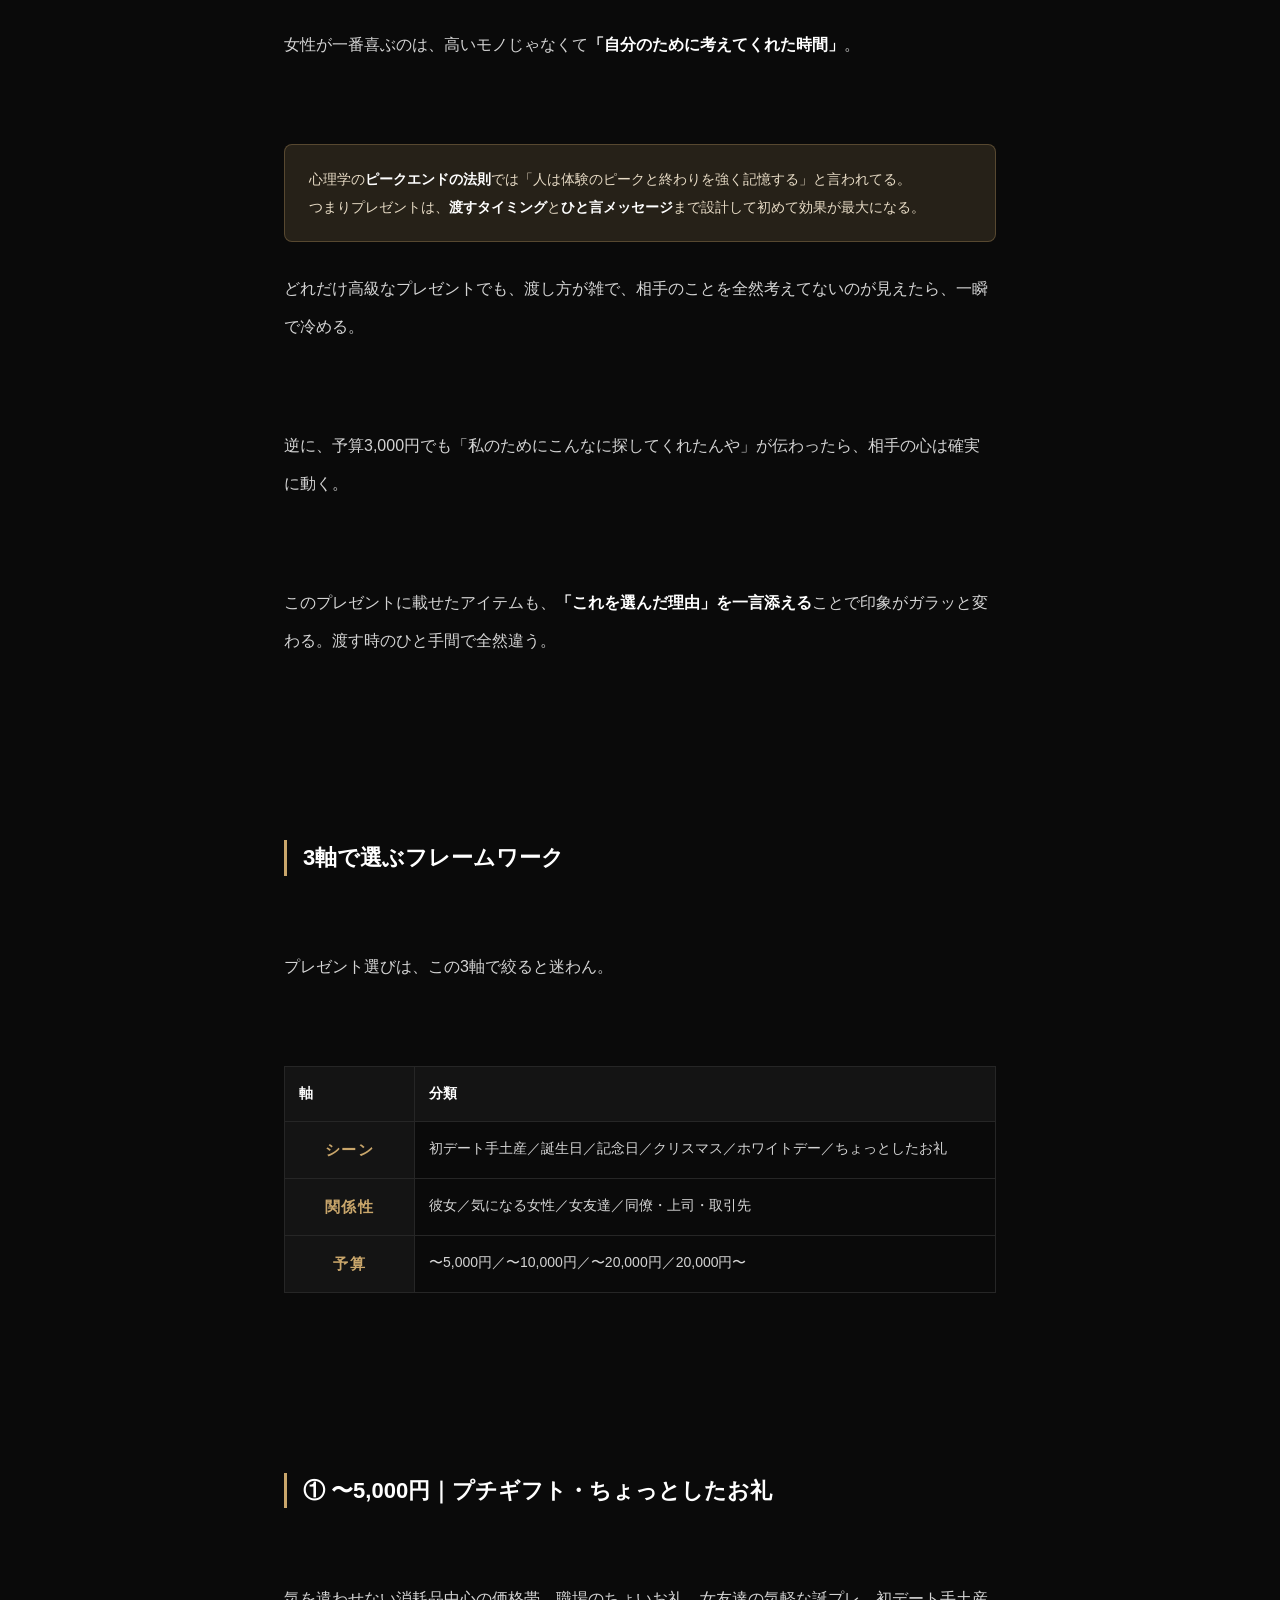
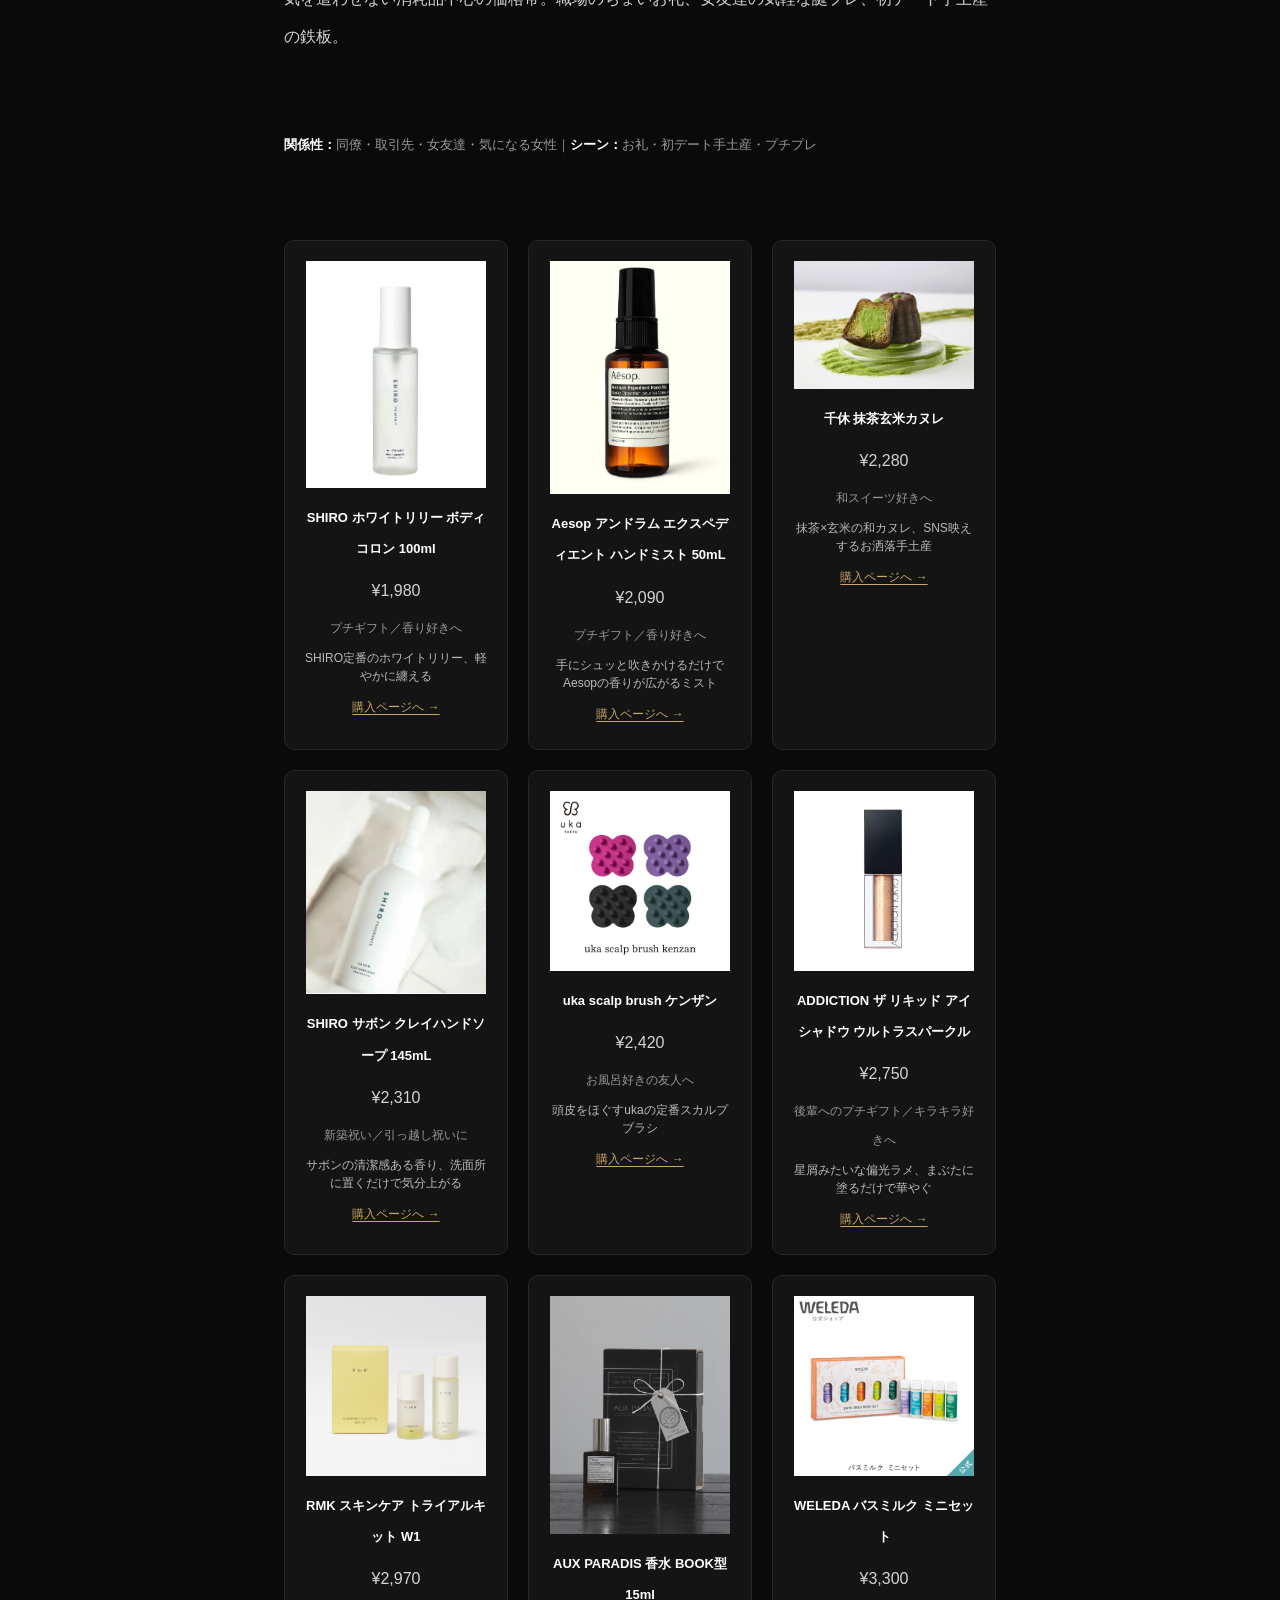
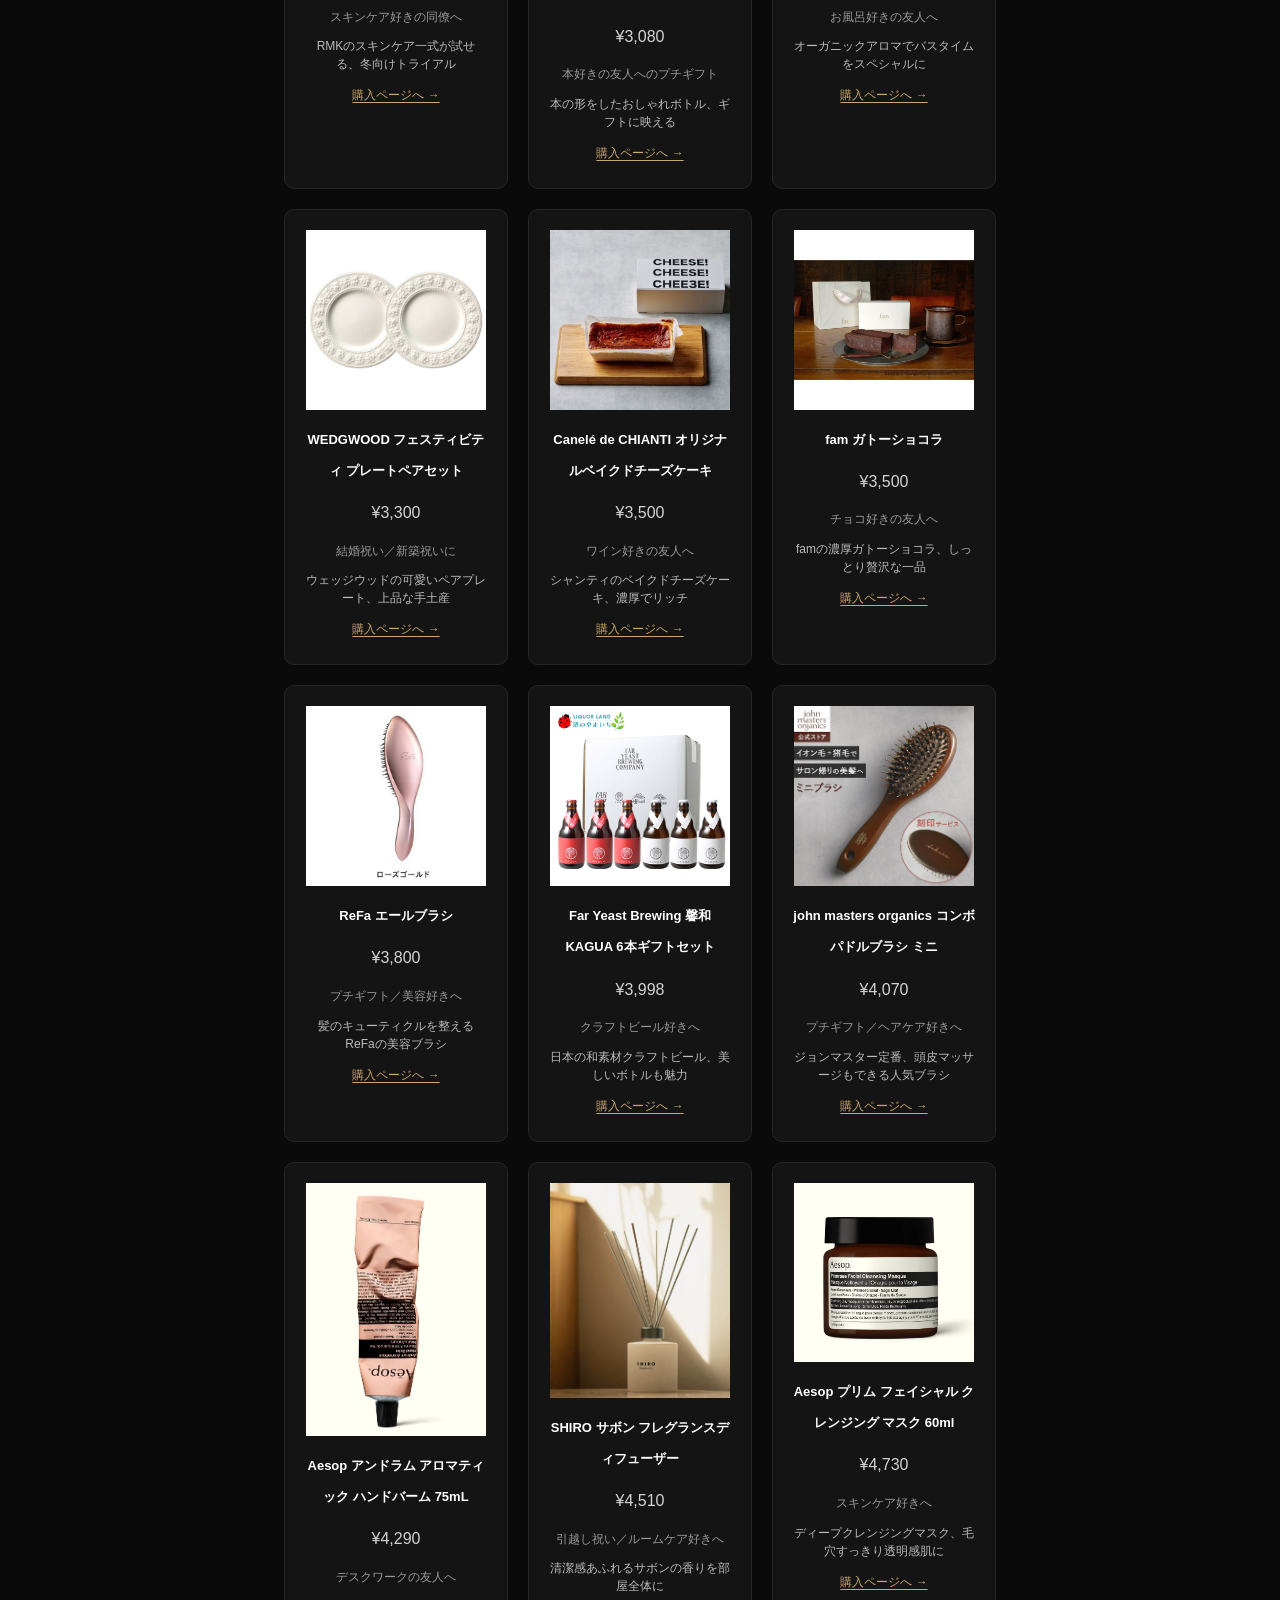
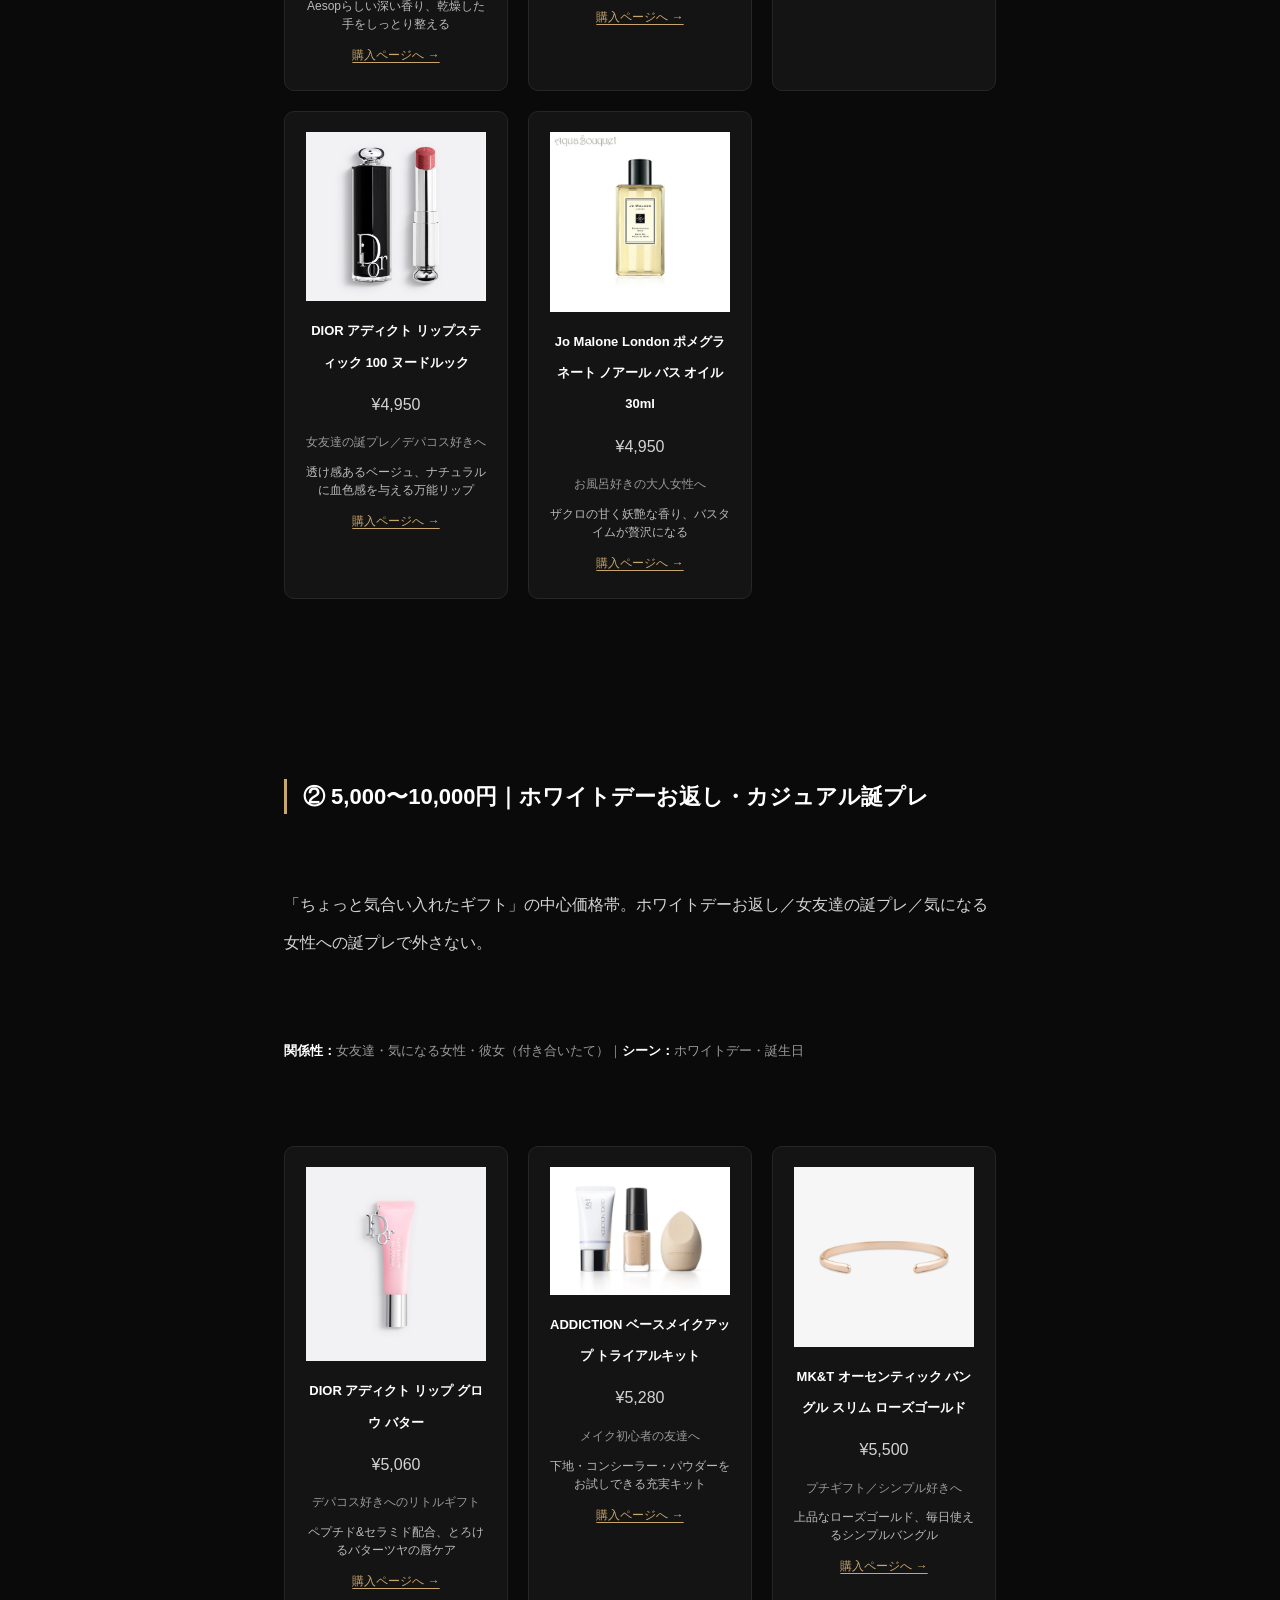
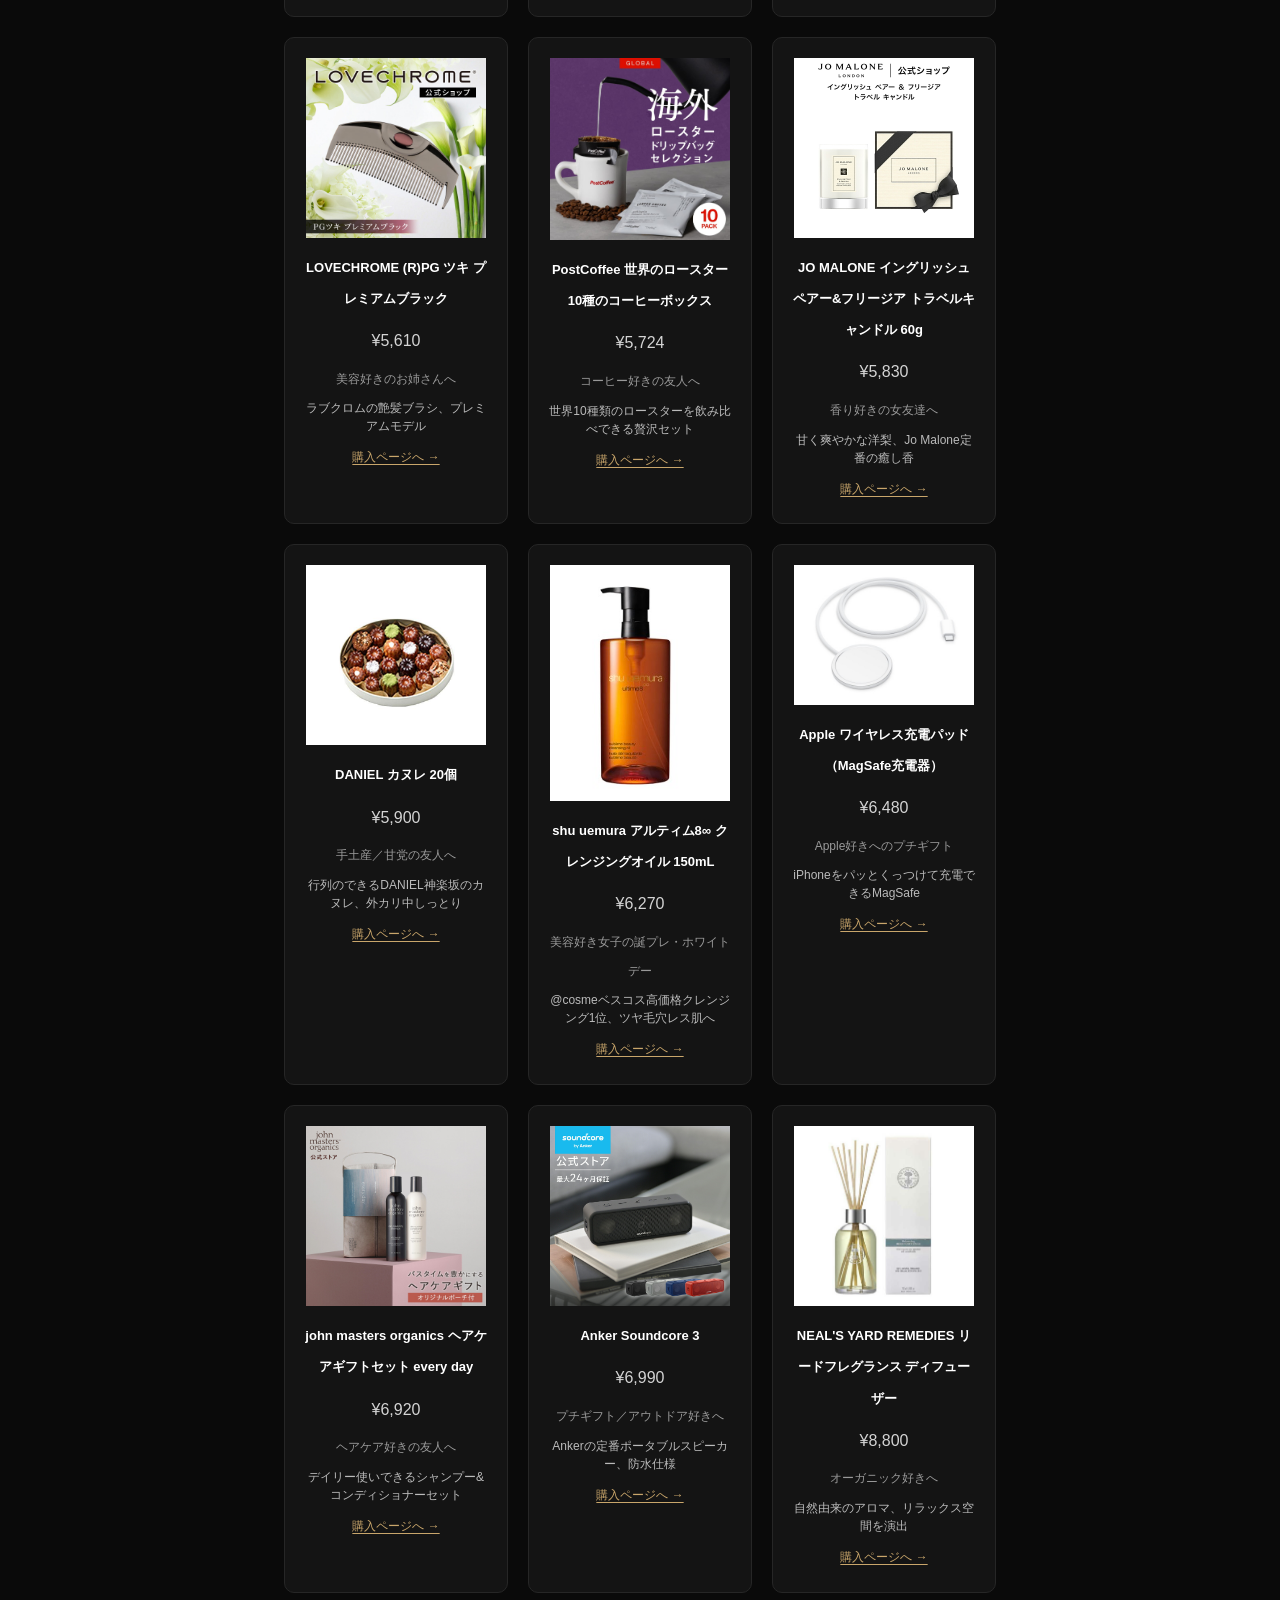
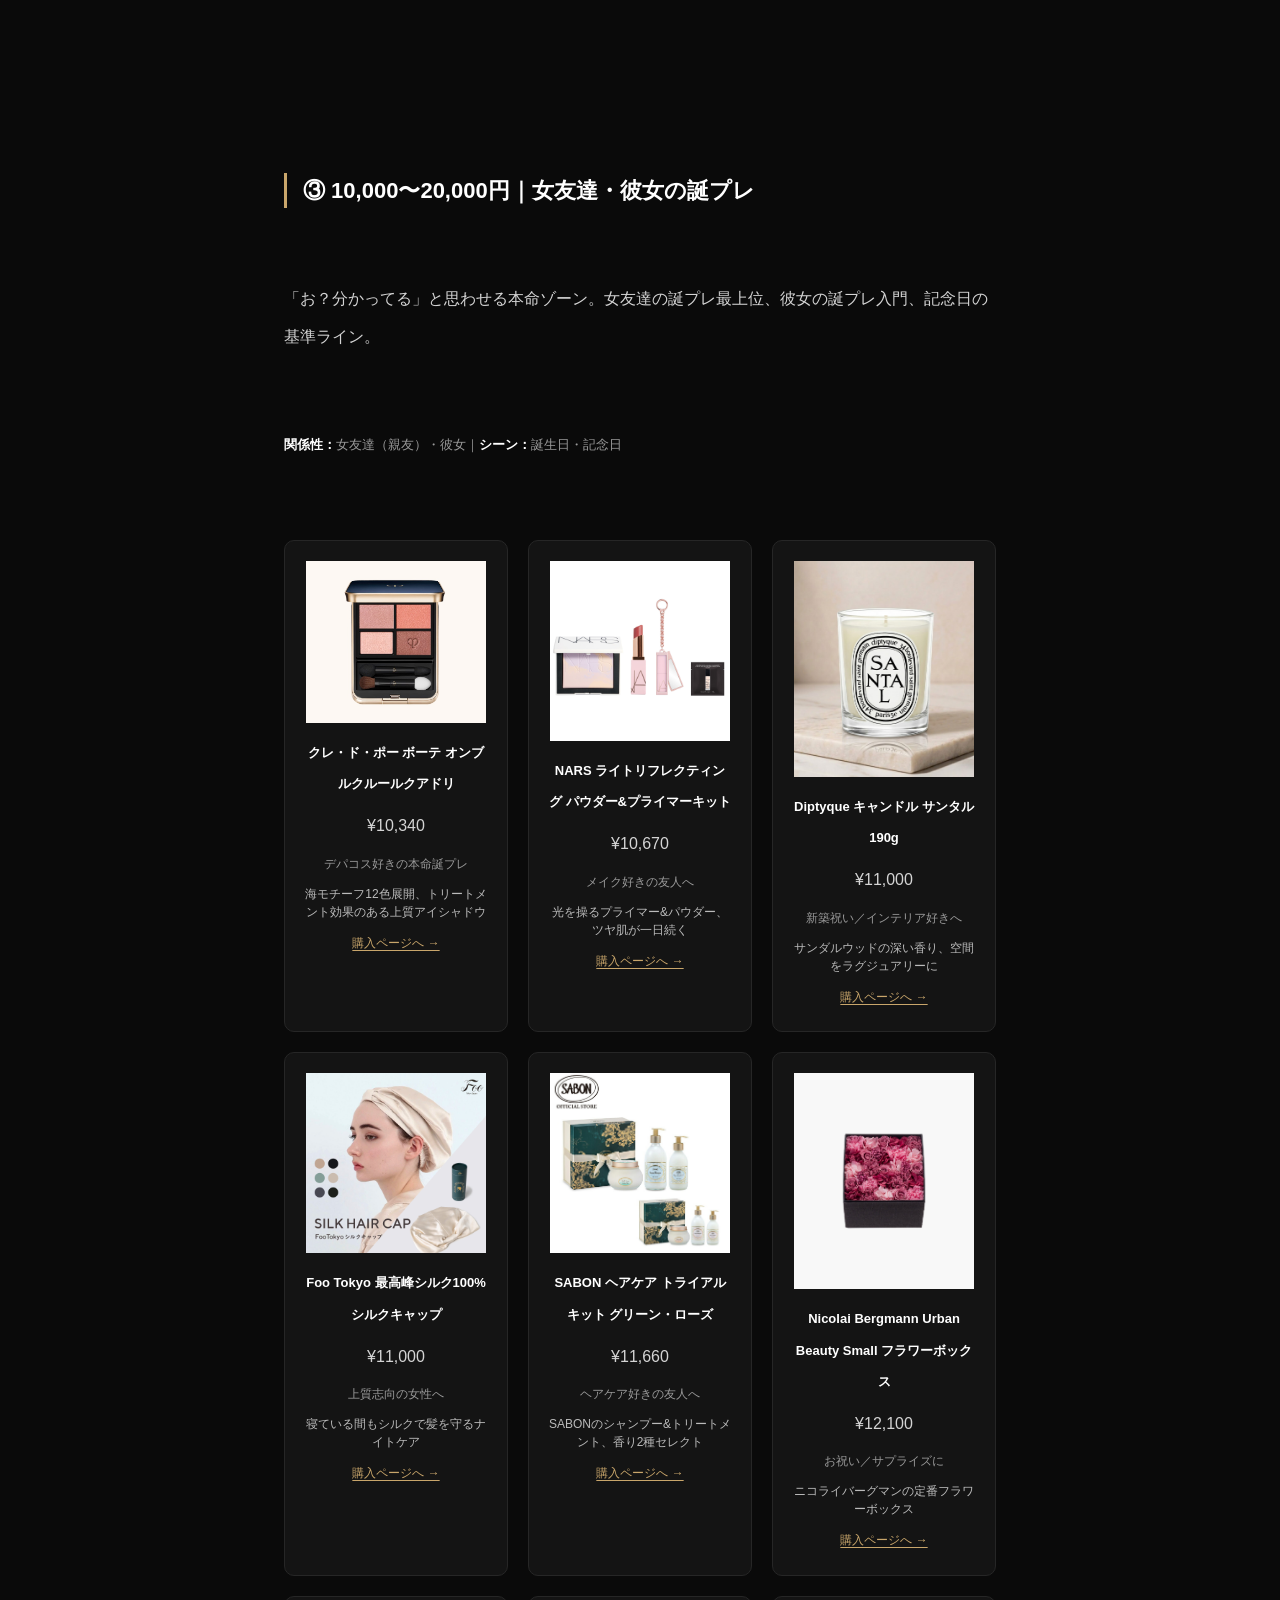
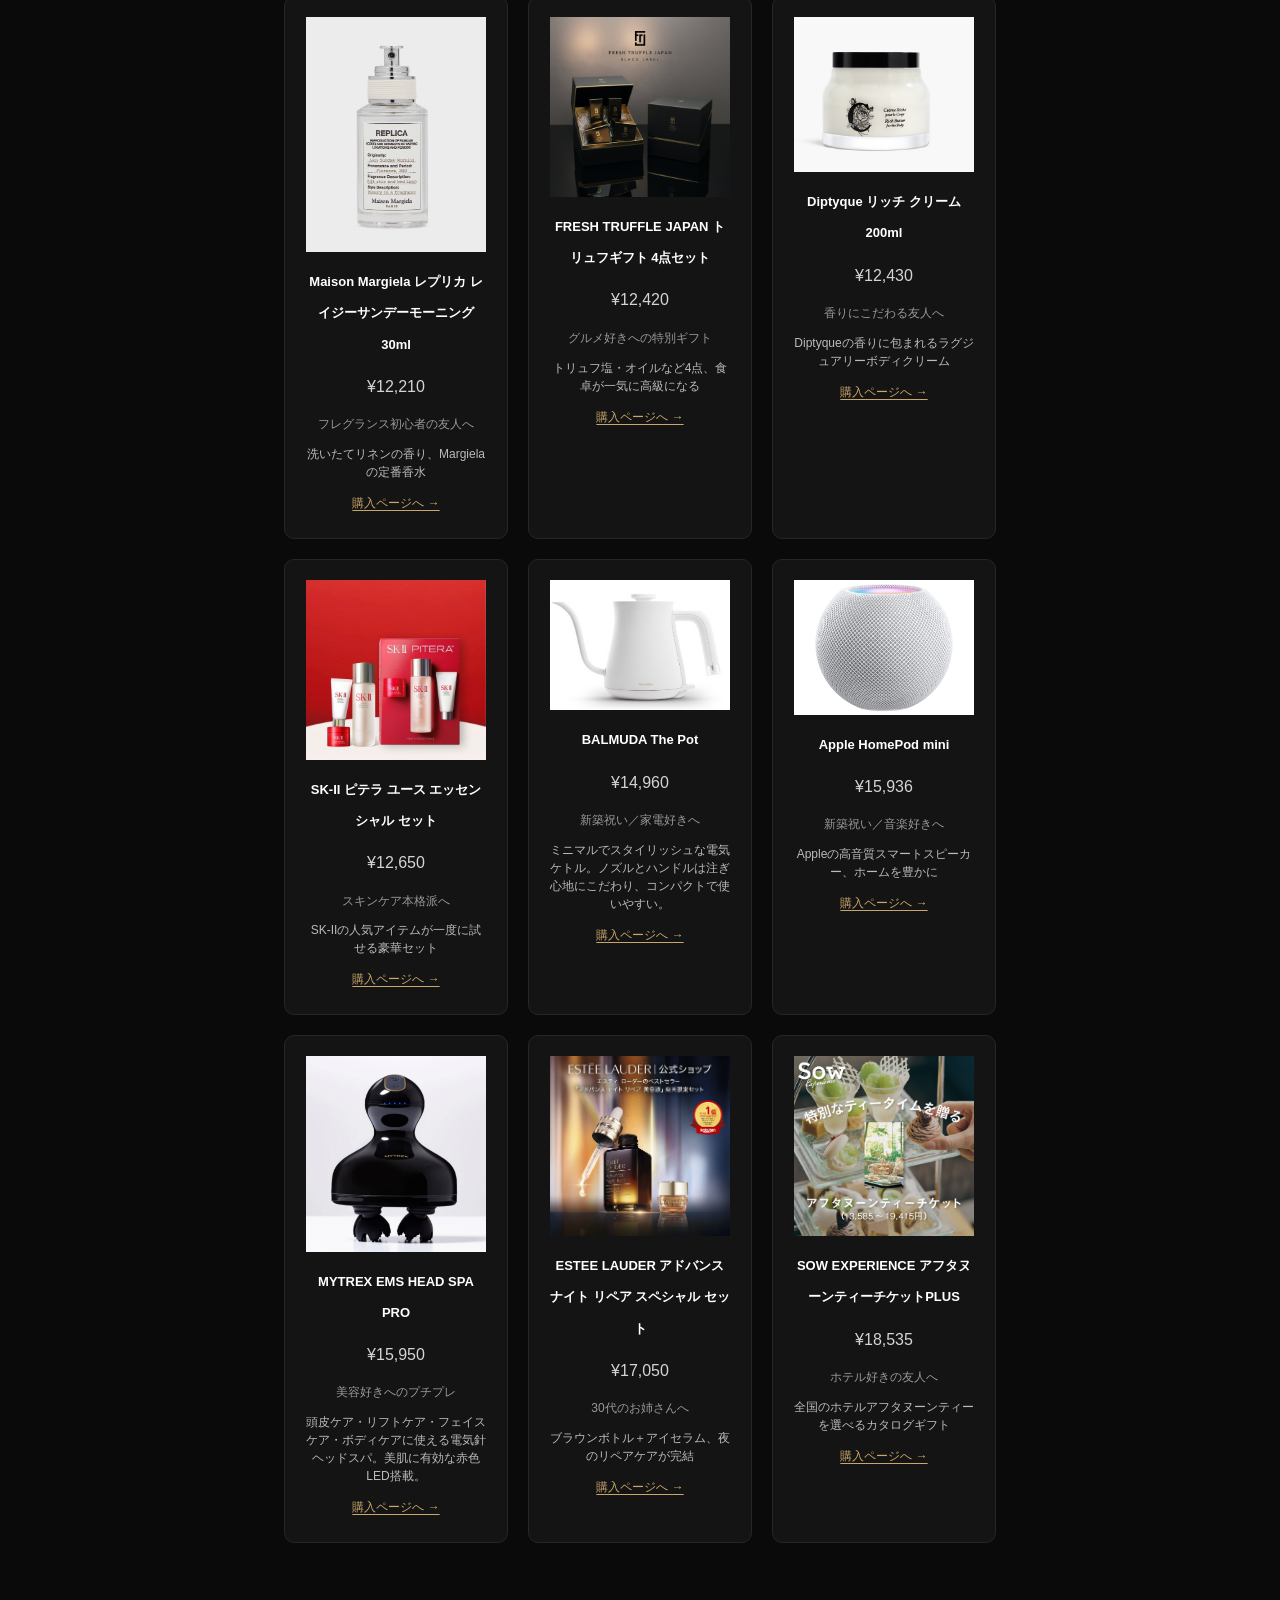
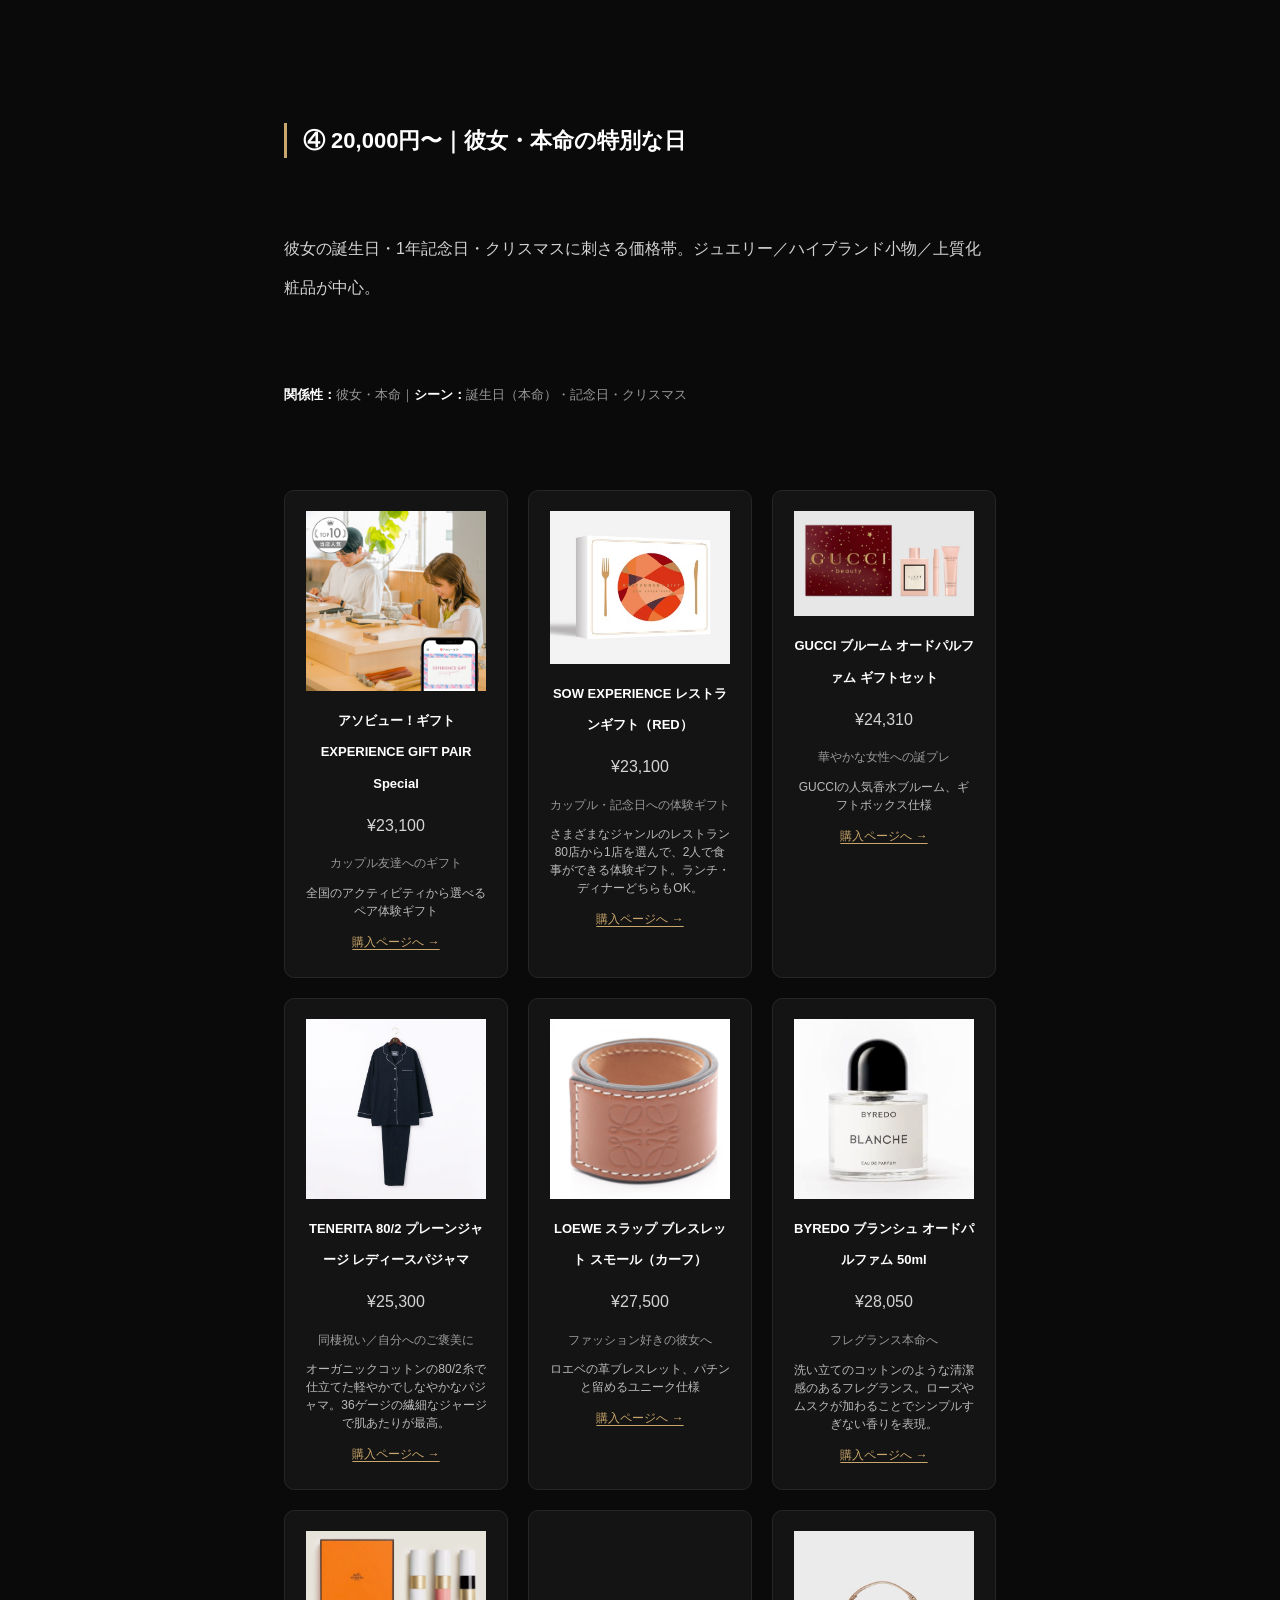
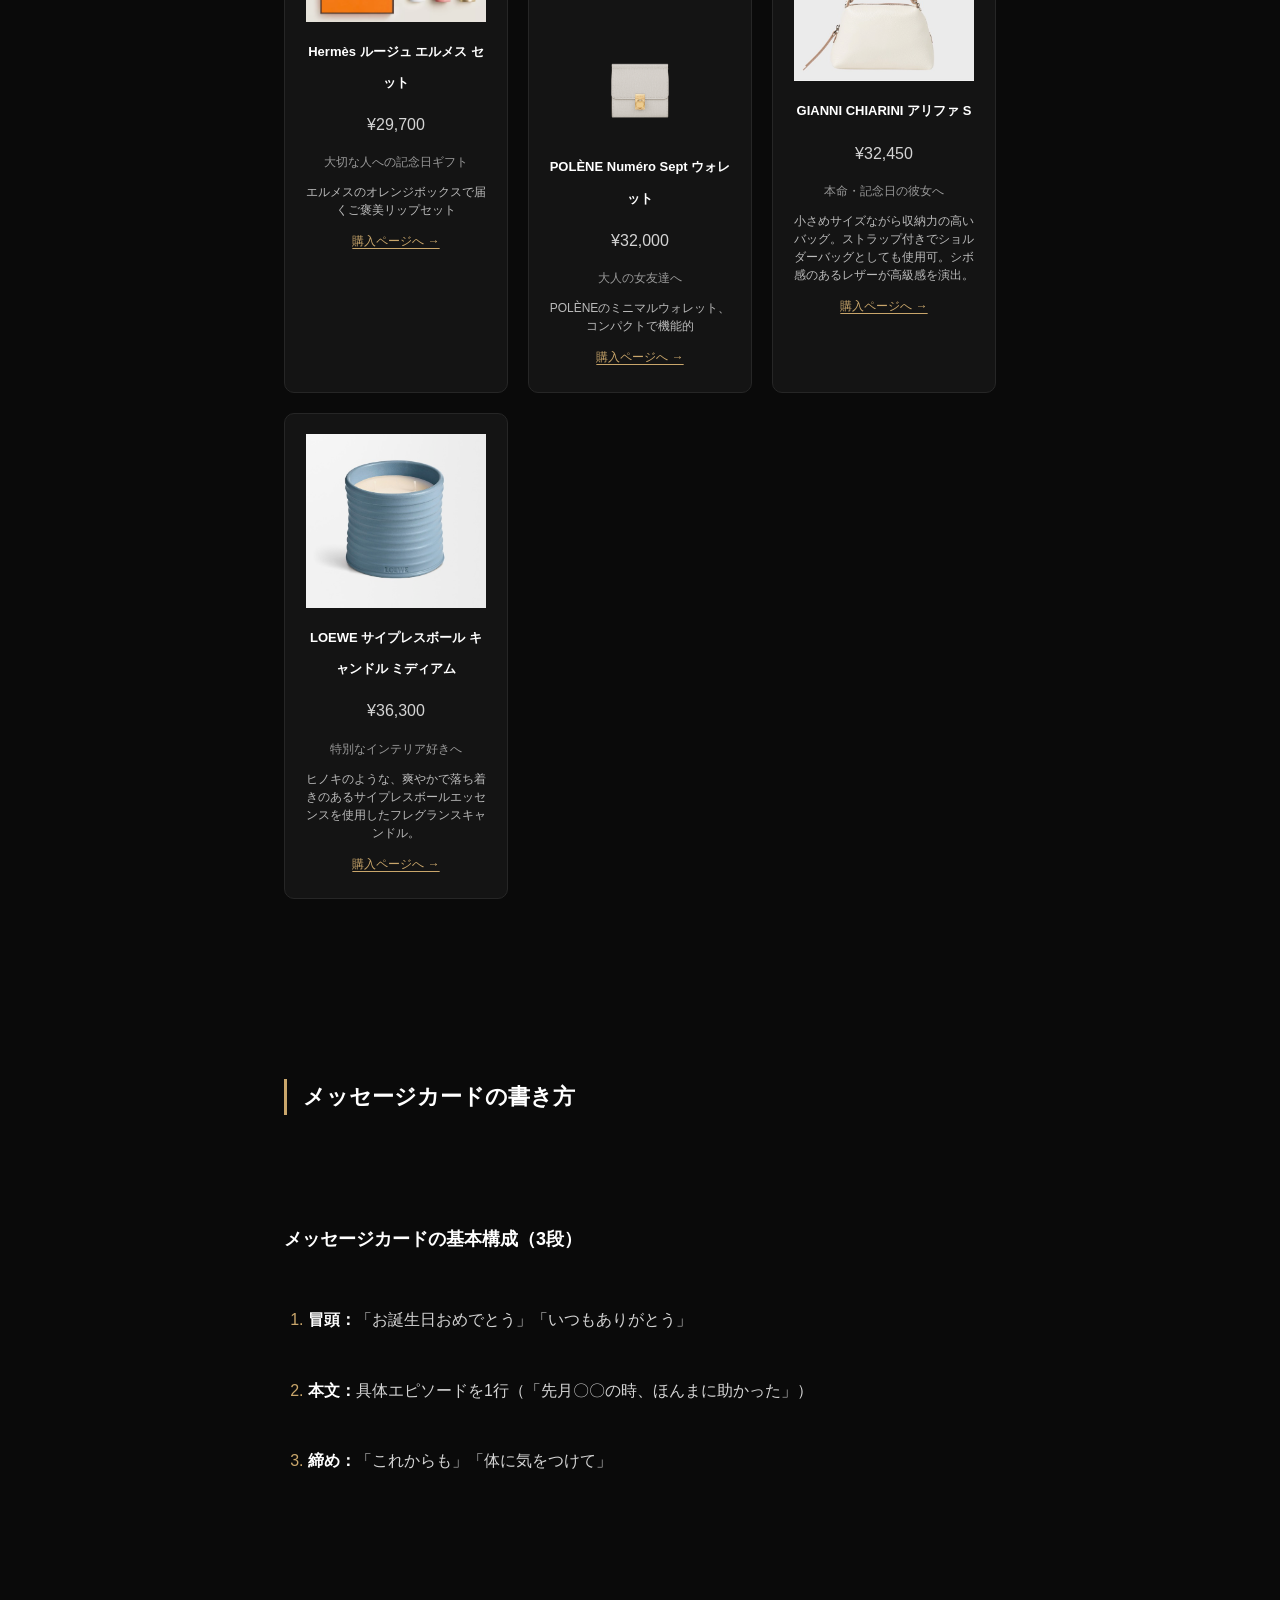
<file: benefits/08-gift.html>
<!DOCTYPE html>
<html lang="ja">
<head>
  <meta charset="UTF-8">
  <meta name="viewport" content="width=device-width, initial-scale=1.0">
  <title>女性に贈る「センス抜群」ギフト完全版 | MEN'S Rise 10大特典</title>
  <link rel="stylesheet" href="../assets/style.css">
  <meta name="robots" content="noindex, nofollow">
</head>
<body>
  <header class="site-header">
    <div class="header-inner">
      <a href="../index.html" class="brand-link"><img src="../assets/images/logo-white.png" alt="MEN'S Rise" class="brand-logo"></a>
    </div>
  </header>

  <main class="article-main">
    <div class="article-container">
      <nav class="breadcrumb">
        <a href="../index.html">10大特典</a> ／ 特典 08
      </nav>

      <header class="article-header">
        <div class="article-category">特典 08 ／ GIFT</div>
        <h1 class="article-title">女性に贈る「センス抜群」ギフト完全版</h1>
      </header>

      <article class="article-body">

        <h2>はじめに</h2>
        <p>「プレゼント、何贈ればいいんやろ？」</p>
        <p>デートが続いて、誕生日が近づいて、記念日の空気が漂い始めると、男はだいたいここで詰まる。</p>
        <p>高いもの贈ればいいわけでもない。安いもの贈ったら失礼になるかもしれん。彼女の好みがわからん。サプライズしたいけど何選んだらいいかわからん。</p>
        <p>このプレゼントは、その<strong>「何贈るか問題」を全部解決するためのセンス抜群ギフト完全版</strong>。</p>
        <p>紹介する商品は<strong>「シーン × 関係性 × 予算」の3軸で整理した</strong>から、あなたのシチュエーションに合うやつを今すぐ見つけられる。</p>

        <h2>大前提：ギフトは「モノ」より「時間」</h2>
        <p>女性が一番喜ぶのは、高いモノじゃなくて<strong>「自分のために考えてくれた時間」</strong>。</p>
        <div class="callout">
          心理学の<strong>ピークエンドの法則</strong>では「人は体験のピークと終わりを強く記憶する」と言われてる。<br>
          つまりプレゼントは、<strong>渡すタイミング</strong>と<strong>ひと言メッセージ</strong>まで設計して初めて効果が最大になる。
        </div>
        <p>どれだけ高級なプレゼントでも、渡し方が雑で、相手のことを全然考えてないのが見えたら、一瞬で冷める。</p>
        <p>逆に、予算3,000円でも「私のためにこんなに探してくれたんや」が伝わったら、相手の心は確実に動く。</p>
        <p>このプレゼントに載せたアイテムも、<strong>「これを選んだ理由」を一言添える</strong>ことで印象がガラッと変わる。渡す時のひと手間で全然違う。</p>

        <h2>3軸で選ぶフレームワーク</h2>
        <p>プレゼント選びは、この3軸で絞ると迷わん。</p>
        <table class="axis-table">
          <colgroup>
            <col style="width: 130px">
            <col>
          </colgroup>
          <thead>
            <tr><th>軸</th><th>分類</th></tr>
          </thead>
          <tbody>
            <tr><td class="axis-label">シーン</td><td>初デート手土産／誕生日／記念日／クリスマス／ホワイトデー／ちょっとしたお礼</td></tr>
            <tr><td class="axis-label">関係性</td><td>彼女／気になる女性／女友達／同僚・上司・取引先</td></tr>
            <tr><td class="axis-label">予算</td><td>〜5,000円／〜10,000円／〜20,000円／20,000円〜</td></tr>
          </tbody>
        </table>

        <h2>① 〜5,000円｜プチギフト・ちょっとしたお礼</h2>
        <p>気を遣わせない消耗品中心の価格帯。職場のちょいお礼、女友達の気軽な誕プレ、初デート手土産の鉄板。</p>
        <p style="font-size: 13px; color: #999; margin-top: -8px;"><strong>関係性：</strong>同僚・取引先・女友達・気になる女性｜<strong>シーン：</strong>お礼・初デート手土産・プチプレ</p>

        <div class="product-row">
          <div class="product-card">
            <img src="../assets/images/articles/08-gift-final/C-05-shiro-white-lily-body-cologne.jpg" alt="SHIRO ホワイトリリー ボディコロン 100ml">
            <div class="product-name">SHIRO ホワイトリリー ボディコロン 100ml</div>
            <div>¥1,980</div>
            <div style="font-size: 12px; color: #999; margin-top: 4px;">プチギフト／香り好きへ</div>
            <div style="font-size: 12px; color: #bbb; margin-top: 6px; line-height: 1.5;">SHIRO定番のホワイトリリー、軽やかに纏える</div>
            <a href="https://shiro-shiro.jp/item/12721.html" class="product-link" target="_blank" rel="noopener">購入ページへ →</a>
          </div>
          <div class="product-card">
            <img src="../assets/images/articles/08-gift-final/B-03-aesop-resurrection-hand-mist.jpg" alt="Aesop アンドラム エクスペディエント ハンドミスト 50mL">
            <div class="product-name">Aesop アンドラム エクスペディエント ハンドミスト 50mL</div>
            <div>¥2,090</div>
            <div style="font-size: 12px; color: #999; margin-top: 4px;">プチギフト／香り好きへ</div>
            <div style="font-size: 12px; color: #bbb; margin-top: 6px; line-height: 1.5;">手にシュッと吹きかけるだけでAesopの香りが広がるミスト</div>
            <a href="https://www.aesop.co.jp/hand-body/hand-washes-balms/andrum-rinse-free-hand-mist/BS33.html" class="product-link" target="_blank" rel="noopener">購入ページへ →</a>
          </div>
          <div class="product-card">
            <img src="../assets/images/articles/08-gift-final/G-03-senkyu-matcha-canele.jpg" alt="千休 抹茶玄米カヌレ">
            <div class="product-name">千休 抹茶玄米カヌレ</div>
            <div>¥2,280</div>
            <div style="font-size: 12px; color: #999; margin-top: 4px;">和スイーツ好きへ</div>
            <div style="font-size: 12px; color: #bbb; margin-top: 6px; line-height: 1.5;">抹茶×玄米の和カヌレ、SNS映えするお洒落手土産</div>
            <a href="https://thankyou-cha.com/lineup/matcha-canele/" class="product-link" target="_blank" rel="noopener">購入ページへ →</a>
          </div>
          <div class="product-card">
            <img src="../assets/images/articles/08-gift-final/B-06-shiro-sabon-clay-hand-soap.jpg" alt="SHIRO サボン クレイハンドソープ 145mL">
            <div class="product-name">SHIRO サボン クレイハンドソープ 145mL</div>
            <div>¥2,310</div>
            <div style="font-size: 12px; color: #999; margin-top: 4px;">新築祝い／引っ越し祝いに</div>
            <div style="font-size: 12px; color: #bbb; margin-top: 6px; line-height: 1.5;">サボンの清潔感ある香り、洗面所に置くだけで気分上がる</div>
            <a href="https://shiro-shiro.jp/item/12707.html" class="product-link" target="_blank" rel="noopener">購入ページへ →</a>
          </div>
          <div class="product-card">
            <img src="../assets/images/articles/08-gift-final/D-05-uka-scalp-brush-kenzan.jpg" alt="uka scalp brush ケンザン">
            <div class="product-name">uka scalp brush ケンザン</div>
            <div>¥2,420</div>
            <div style="font-size: 12px; color: #999; margin-top: 4px;">お風呂好きの友人へ</div>
            <div style="font-size: 12px; color: #bbb; margin-top: 6px; line-height: 1.5;">頭皮をほぐすukaの定番スカルプブラシ</div>
            <a href="https://uka.co.jp/ukakau/4582328104500/" class="product-link" target="_blank" rel="noopener">購入ページへ →</a>
          </div>
          <div class="product-card">
            <img src="../assets/images/articles/08-gift-final/A-03-addiction-liquid-eyeshadow.jpg" alt="ADDICTION ザ リキッド アイシャドウ ウルトラスパークル">
            <div class="product-name">ADDICTION ザ リキッド アイシャドウ ウルトラスパークル</div>
            <div>¥2,750</div>
            <div style="font-size: 12px; color: #999; margin-top: 4px;">後輩へのプチギフト／キラキラ好きへ</div>
            <div style="font-size: 12px; color: #bbb; margin-top: 6px; line-height: 1.5;">星屑みたいな偏光ラメ、まぶたに塗るだけで華やぐ</div>
            <a href="https://www.addiction-beauty.com/site/g/gMAKN001/" class="product-link" target="_blank" rel="noopener">購入ページへ →</a>
          </div>
          <div class="product-card">
            <img src="../assets/images/articles/08-gift-final/B-01-rmk-skincare-kit-w1.jpg" alt="RMK スキンケア トライアルキット W1">
            <div class="product-name">RMK スキンケア トライアルキット W1</div>
            <div>¥2,970</div>
            <div style="font-size: 12px; color: #999; margin-top: 4px;">スキンケア好きの同僚へ</div>
            <div style="font-size: 12px; color: #bbb; margin-top: 6px; line-height: 1.5;">RMKのスキンケア一式が試せる、冬向けトライアル</div>
            <a href="https://www.rmkrmk.com/ja/categories/skincare/SCkits/p/4973167661178" class="product-link" target="_blank" rel="noopener">購入ページへ →</a>
          </div>
          <div class="product-card">
            <img src="../assets/images/articles/08-gift-final/C-06-aux-paradis-book-perfume.jpg" alt="AUX PARADIS 香水 BOOK型 15ml">
            <div class="product-name">AUX PARADIS 香水 BOOK型 15ml</div>
            <div>¥3,080</div>
            <div style="font-size: 12px; color: #999; margin-top: 4px;">本好きの友人へのプチギフト</div>
            <div style="font-size: 12px; color: #bbb; margin-top: 6px; line-height: 1.5;">本の形をしたおしゃれボトル、ギフトに映える</div>
            <a href="https://www.auxparadis.com/gift/210177.html" class="product-link" target="_blank" rel="noopener">購入ページへ →</a>
          </div>
          <div class="product-card">
            <img src="../assets/images/articles/08-gift-final/B-05-weleda-bath-milk-mini-set.jpg" alt="WELEDA バスミルク ミニセット">
            <div class="product-name">WELEDA バスミルク ミニセット</div>
            <div>¥3,300</div>
            <div style="font-size: 12px; color: #999; margin-top: 4px;">お風呂好きの友人へ</div>
            <div style="font-size: 12px; color: #bbb; margin-top: 6px; line-height: 1.5;">オーガニックアロマでバスタイムをスペシャルに</div>
            <a href="https://item.rakuten.co.jp/natureswayshop/12045020/?variantId=12045020" class="product-link" target="_blank" rel="noopener">購入ページへ →</a>
          </div>
          <div class="product-card">
            <img src="../assets/images/articles/08-gift-final/H-03-wedgwood-festivity-pair.jpg" alt="WEDGWOOD フェスティビティ プレートペアセット">
            <div class="product-name">WEDGWOOD フェスティビティ プレートペアセット</div>
            <div>¥3,300</div>
            <div style="font-size: 12px; color: #999; margin-top: 4px;">結婚祝い／新築祝いに</div>
            <div style="font-size: 12px; color: #bbb; margin-top: 6px; line-height: 1.5;">ウェッジウッドの可愛いペアプレート、上品な手土産</div>
            <a href="https://item.rakuten.co.jp/belleseve/wedgwood_fei589511p21p/?variantId=wedgwood_fei589511p21p" class="product-link" target="_blank" rel="noopener">購入ページへ →</a>
          </div>
          <div class="product-card">
            <img src="../assets/images/articles/08-gift-final/G-02-chianti-cheesecake.jpg" alt="Canelé de CHIANTI オリジナルベイクドチーズケーキ">
            <div class="product-name">Canelé de CHIANTI オリジナルベイクドチーズケーキ</div>
            <div>¥3,500</div>
            <div style="font-size: 12px; color: #999; margin-top: 4px;">ワイン好きの友人へ</div>
            <div style="font-size: 12px; color: #bbb; margin-top: 6px; line-height: 1.5;">シャンティのベイクドチーズケーキ、濃厚でリッチ</div>
            <a href="https://atechian.thebase.in/items/45380583" class="product-link" target="_blank" rel="noopener">購入ページへ →</a>
          </div>
          <div class="product-card">
            <img src="../assets/images/articles/08-gift-final/G-04-fam-gateau-chocolat.jpg" alt="fam ガトーショコラ">
            <div class="product-name">fam ガトーショコラ</div>
            <div>¥3,500</div>
            <div style="font-size: 12px; color: #999; margin-top: 4px;">チョコ好きの友人へ</div>
            <div style="font-size: 12px; color: #bbb; margin-top: 6px; line-height: 1.5;">famの濃厚ガトーショコラ、しっとり贅沢な一品</div>
            <a href="https://fam-privatechocolate.com/products/gateau-chocolat" class="product-link" target="_blank" rel="noopener">購入ページへ →</a>
          </div>
          <div class="product-card">
            <img src="../assets/images/articles/08-gift-final/D-04-refa-aile-brush.jpg" alt="ReFa エールブラシ">
            <div class="product-name">ReFa エールブラシ</div>
            <div>¥3,800</div>
            <div style="font-size: 12px; color: #999; margin-top: 4px;">プチギフト／美容好きへ</div>
            <div style="font-size: 12px; color: #bbb; margin-top: 6px; line-height: 1.5;">髪のキューティクルを整えるReFaの美容ブラシ</div>
            <a href="https://www.mtgec.jp/shop/g/g1201310101/" class="product-link" target="_blank" rel="noopener">購入ページへ →</a>
          </div>
          <div class="product-card">
            <img src="../assets/images/articles/08-gift-final/G-08-far-yeast-kagua-set.jpg" alt="Far Yeast Brewing 馨和 KAGUA 6本ギフトセット">
            <div class="product-name">Far Yeast Brewing 馨和 KAGUA 6本ギフトセット</div>
            <div>¥3,998</div>
            <div style="font-size: 12px; color: #999; margin-top: 4px;">クラフトビール好きへ</div>
            <div style="font-size: 12px; color: #bbb; margin-top: 6px; line-height: 1.5;">日本の和素材クラフトビール、美しいボトルも魅力</div>
            <a href="https://item.rakuten.co.jp/cbeer/17030507/?variantId=17030507" class="product-link" target="_blank" rel="noopener">購入ページへ →</a>
          </div>
          <div class="product-card">
            <img src="../assets/images/articles/08-gift-final/D-02-john-masters-combo-brush.jpg" alt="john masters organics コンボパドルブラシ ミニ">
            <div class="product-name">john masters organics コンボパドルブラシ ミニ</div>
            <div>¥4,070</div>
            <div style="font-size: 12px; color: #999; margin-top: 4px;">プチギフト／ヘアケア好きへ</div>
            <div style="font-size: 12px; color: #bbb; margin-top: 6px; line-height: 1.5;">ジョンマスター定番、頭皮マッサージもできる人気ブラシ</div>
            <a href="https://johnmastersorganics.jp/products/jmp2003" class="product-link" target="_blank" rel="noopener">購入ページへ →</a>
          </div>
          <div class="product-card">
            <img src="../assets/images/articles/08-gift-final/B-02-aesop-andram-hand-balm.jpg" alt="Aesop アンドラム アロマティック ハンドバーム 75mL">
            <div class="product-name">Aesop アンドラム アロマティック ハンドバーム 75mL</div>
            <div>¥4,290</div>
            <div style="font-size: 12px; color: #999; margin-top: 4px;">デスクワークの友人へ</div>
            <div style="font-size: 12px; color: #bbb; margin-top: 6px; line-height: 1.5;">Aesopらしい深い香り、乾燥した手をしっとり整える</div>
            <a href="https://www.aesop.com/jp/p/body-hand/hand-washes-and-balms/andrum-aromatique-hand-balm/" class="product-link" target="_blank" rel="noopener">購入ページへ →</a>
          </div>
          <div class="product-card">
            <img src="../assets/images/articles/08-gift-final/C-07-shiro-sabon-room-fragrance.jpg" alt="SHIRO サボン フレグランスディフューザー">
            <div class="product-name">SHIRO サボン フレグランスディフューザー</div>
            <div>¥4,510</div>
            <div style="font-size: 12px; color: #999; margin-top: 4px;">引越し祝い／ルームケア好きへ</div>
            <div style="font-size: 12px; color: #bbb; margin-top: 6px; line-height: 1.5;">清潔感あふれるサボンの香りを部屋全体に</div>
            <a href="https://shiro-shiro.jp/item/12940.html?category_from=20" class="product-link" target="_blank" rel="noopener">購入ページへ →</a>
          </div>
          <div class="product-card">
            <img src="../assets/images/articles/08-gift-final/B-04-aesop-primrose-cleansing-mask.jpg" alt="Aesop プリム フェイシャル クレンジング マスク 60ml">
            <div class="product-name">Aesop プリム フェイシャル クレンジング マスク 60ml</div>
            <div>¥4,730</div>
            <div style="font-size: 12px; color: #999; margin-top: 4px;">スキンケア好きへ</div>
            <div style="font-size: 12px; color: #bbb; margin-top: 6px; line-height: 1.5;">ディープクレンジングマスク、毛穴すっきり透明感肌に</div>
            <a href="https://www.aesop.com/jp/p/skin/treat-masque/primrose-facial-cleansing-masque/" class="product-link" target="_blank" rel="noopener">購入ページへ →</a>
          </div>
          <div class="product-card">
            <img src="../assets/images/articles/08-gift-final/A-01-dior-addict-lip-100.jpg" alt="DIOR アディクト リップスティック 100 ヌードルック">
            <div class="product-name">DIOR アディクト リップスティック 100 ヌードルック</div>
            <div>¥4,950</div>
            <div style="font-size: 12px; color: #999; margin-top: 4px;">女友達の誕プレ／デパコス好きへ</div>
            <div style="font-size: 12px; color: #bbb; margin-top: 6px; line-height: 1.5;">透け感あるベージュ、ナチュラルに血色感を与える万能リップ</div>
            <a href="https://www.dior.com/ja_jp/beauty/products/%E3%83%87%E3%82%A3%E3%82%AA%E3%83%BC%E3%83%AB-%E3%82%A2%E3%83%87%E3%82%A3%E3%82%AF%E3%83%88-%E3%83%AA%E3%83%83%E3%83%97%E3%82%B9%E3%83%86%E3%82%A3%E3%83%83%E3%82%AF-Y0291000.html" class="product-link" target="_blank" rel="noopener">購入ページへ →</a>
          </div>
          <div class="product-card">
            <img src="../assets/images/articles/08-gift-final/B-07-jo-malone-pomegranate-bath-oil.jpg" alt="Jo Malone London ポメグラネート ノアール バス オイル 30ml">
            <div class="product-name">Jo Malone London ポメグラネート ノアール バス オイル 30ml</div>
            <div>¥4,950</div>
            <div style="font-size: 12px; color: #999; margin-top: 4px;">お風呂好きの大人女性へ</div>
            <div style="font-size: 12px; color: #bbb; margin-top: 6px; line-height: 1.5;">ザクロの甘く妖艶な香り、バスタイムが贅沢になる</div>
            <a href="https://www.jomalone.com/product/25956/9872/bath-body/pomegranate-noir-bath-oil" class="product-link" target="_blank" rel="noopener">購入ページへ →</a>
          </div>
        </div>

        <h2>② 5,000〜10,000円｜ホワイトデーお返し・カジュアル誕プレ</h2>
        <p>「ちょっと気合い入れたギフト」の中心価格帯。ホワイトデーお返し／女友達の誕プレ／気になる女性への誕プレで外さない。</p>
        <p style="font-size: 13px; color: #999; margin-top: -8px;"><strong>関係性：</strong>女友達・気になる女性・彼女（付き合いたて）｜<strong>シーン：</strong>ホワイトデー・誕生日</p>

        <div class="product-row">
          <div class="product-card">
            <img src="../assets/images/articles/08-gift-final/A-02-dior-addict-lip-glow-butter.jpg" alt="DIOR アディクト リップ グロウ バター">
            <div class="product-name">DIOR アディクト リップ グロウ バター</div>
            <div>¥5,060</div>
            <div style="font-size: 12px; color: #999; margin-top: 4px;">デパコス好きへのリトルギフト</div>
            <div style="font-size: 12px; color: #bbb; margin-top: 6px; line-height: 1.5;">ペプチド&amp;セラミド配合、とろけるバターツヤの唇ケア</div>
            <a href="https://www.dior.com/en_us/beauty/products/dior-addict-lip-glow-butter-Y0000050.html" class="product-link" target="_blank" rel="noopener">購入ページへ →</a>
          </div>
          <div class="product-card">
            <img src="../assets/images/articles/08-gift-final/A-08-addiction-base-makeup-kit.jpg" alt="ADDICTION ベースメイクアップ トライアルキット">
            <div class="product-name">ADDICTION ベースメイクアップ トライアルキット</div>
            <div>¥5,280</div>
            <div style="font-size: 12px; color: #999; margin-top: 4px;">メイク初心者の友達へ</div>
            <div style="font-size: 12px; color: #bbb; margin-top: 6px; line-height: 1.5;">下地・コンシーラー・パウダーをお試しできる充実キット</div>
            <a href="https://www.addiction-beauty.com/site/g/gMAIJ101/" class="product-link" target="_blank" rel="noopener">購入ページへ →</a>
          </div>
          <div class="product-card">
            <img src="../assets/images/articles/08-gift-final/E-01-mkt-bangle-rose-gold.jpg" alt="MK&amp;T オーセンティック バングル スリム ローズゴールド">
            <div class="product-name">MK&amp;T オーセンティック バングル スリム ローズゴールド</div>
            <div>¥5,500</div>
            <div style="font-size: 12px; color: #999; margin-top: 4px;">プチギフト／シンプル好きへ</div>
            <div style="font-size: 12px; color: #bbb; margin-top: 6px; line-height: 1.5;">上品なローズゴールド、毎日使えるシンプルバングル</div>
            <a href="https://mkandt.jp/products/slim-cuff-r" class="product-link" target="_blank" rel="noopener">購入ページへ →</a>
          </div>
          <div class="product-card">
            <img src="../assets/images/articles/08-gift-final/D-06-lovechrome-pg-tsuki.jpg" alt="LOVECHROME (R)PG ツキ プレミアムブラック">
            <div class="product-name">LOVECHROME (R)PG ツキ プレミアムブラック</div>
            <div>¥5,610</div>
            <div style="font-size: 12px; color: #999; margin-top: 4px;">美容好きのお姉さんへ</div>
            <div style="font-size: 12px; color: #bbb; margin-top: 6px; line-height: 1.5;">ラブクロムの艶髪ブラシ、プレミアムモデル</div>
            <a href="https://lovechrome.jp/en/products/r-pg-tsuki-premiumblack" class="product-link" target="_blank" rel="noopener">購入ページへ →</a>
          </div>
          <div class="product-card">
            <img src="../assets/images/articles/08-gift-final/G-05-postcoffee-10-box.jpg" alt="PostCoffee 世界のロースター10種のコーヒーボックス">
            <div class="product-name">PostCoffee 世界のロースター10種のコーヒーボックス</div>
            <div>¥5,724</div>
            <div style="font-size: 12px; color: #999; margin-top: 4px;">コーヒー好きの友人へ</div>
            <div style="font-size: 12px; color: #bbb; margin-top: 6px; line-height: 1.5;">世界10種類のロースターを飲み比べできる贅沢セット</div>
            <a href="https://postcoffee.co/products/db2025_ptr10p_international" class="product-link" target="_blank" rel="noopener">購入ページへ →</a>
          </div>
          <div class="product-card">
            <img src="../assets/images/articles/08-gift-final/C-01-jo-malone-english-pear-candle.jpg" alt="JO MALONE イングリッシュ ペアー&amp;フリージア トラベルキャンドル 60g">
            <div class="product-name">JO MALONE イングリッシュ ペアー&amp;フリージア トラベルキャンドル 60g</div>
            <div>¥5,830</div>
            <div style="font-size: 12px; color: #999; margin-top: 4px;">香り好きの女友達へ</div>
            <div style="font-size: 12px; color: #bbb; margin-top: 6px; line-height: 1.5;">甘く爽やかな洋梨、Jo Malone定番の癒し香</div>
            <a href="https://item.rakuten.co.jp/jomalone/52980/" class="product-link" target="_blank" rel="noopener">購入ページへ →</a>
          </div>
          <div class="product-card">
            <img src="../assets/images/articles/08-gift-final/G-01-daniel-canele-20.jpg" alt="DANIEL カヌレ 20個">
            <div class="product-name">DANIEL カヌレ 20個</div>
            <div>¥5,900</div>
            <div style="font-size: 12px; color: #999; margin-top: 4px;">手土産／甘党の友人へ</div>
            <div style="font-size: 12px; color: #bbb; margin-top: 6px; line-height: 1.5;">行列のできるDANIEL神楽坂のカヌレ、外カリ中しっとり</div>
            <a href="https://item.rakuten.co.jp/intel/dani-003/?variantId=dani-003" class="product-link" target="_blank" rel="noopener">購入ページへ →</a>
          </div>
          <div class="product-card">
            <img src="../assets/images/articles/08-gift-final/A-07-shu-uemura-cleansing.jpg" alt="shu uemura アルティム8∞ クレンジングオイル 150mL">
            <div class="product-name">shu uemura アルティム8∞ クレンジングオイル 150mL</div>
            <div>¥6,270</div>
            <div style="font-size: 12px; color: #999; margin-top: 4px;">美容好き女子の誕プレ・ホワイトデー</div>
            <div style="font-size: 12px; color: #bbb; margin-top: 6px; line-height: 1.5;">@cosmeベスコス高価格クレンジング1位、ツヤ毛穴レス肌へ</div>
            <a href="https://am-shuuemura.jp/products/skincare/30_ultime8%E2%88%9E-sublime-beauty-cleansing-oil.html" class="product-link" target="_blank" rel="noopener">購入ページへ →</a>
          </div>
          <div class="product-card">
            <img src="../assets/images/articles/08-gift-final/F-09-apple-magsafe-charger.jpg" alt="Apple ワイヤレス充電パッド（MagSafe充電器）">
            <div class="product-name">Apple ワイヤレス充電パッド（MagSafe充電器）</div>
            <div>¥6,480</div>
            <div style="font-size: 12px; color: #999; margin-top: 4px;">Apple好きへのプチギフト</div>
            <div style="font-size: 12px; color: #bbb; margin-top: 6px; line-height: 1.5;">iPhoneをパッとくっつけて充電できるMagSafe</div>
            <a href="https://www.apple.com/jp/shop/product/mgd74am/a/magsafe%E5%85%85%E9%9B%BB%E5%99%A81-m" class="product-link" target="_blank" rel="noopener">購入ページへ →</a>
          </div>
          <div class="product-card">
            <img src="../assets/images/articles/08-gift-final/D-03-john-masters-every-day-set.jpg" alt="john masters organics ヘアケアギフトセット every day">
            <div class="product-name">john masters organics ヘアケアギフトセット every day</div>
            <div>¥6,920</div>
            <div style="font-size: 12px; color: #999; margin-top: 4px;">ヘアケア好きの友人へ</div>
            <div style="font-size: 12px; color: #bbb; margin-top: 6px; line-height: 1.5;">デイリー使いできるシャンプー&amp;コンディショナーセット</div>
            <a href="https://johnmastersorganics.jp/products/ec_jm24_97k" class="product-link" target="_blank" rel="noopener">購入ページへ →</a>
          </div>
          <div class="product-card">
            <img src="../assets/images/articles/08-gift-final/F-07-anker-soundcore-3.jpg" alt="Anker Soundcore 3">
            <div class="product-name">Anker Soundcore 3</div>
            <div>¥6,990</div>
            <div style="font-size: 12px; color: #999; margin-top: 4px;">プチギフト／アウトドア好きへ</div>
            <div style="font-size: 12px; color: #bbb; margin-top: 6px; line-height: 1.5;">Ankerの定番ポータブルスピーカー、防水仕様</div>
            <a href="https://www.ankerjapan.com/products/a3117" class="product-link" target="_blank" rel="noopener">購入ページへ →</a>
          </div>
          <div class="product-card">
            <img src="../assets/images/articles/08-gift-final/C-08-neals-yard-reed-diffuser.jpg" alt="NEAL'S YARD REMEDIES リードフレグランス ディフューザー">
            <div class="product-name">NEAL'S YARD REMEDIES リードフレグランス ディフューザー</div>
            <div>¥8,800</div>
            <div style="font-size: 12px; color: #999; margin-top: 4px;">オーガニック好きへ</div>
            <div style="font-size: 12px; color: #bbb; margin-top: 6px; line-height: 1.5;">自然由来のアロマ、リラックス空間を演出</div>
            <a href="https://www.nealsyard.co.jp/c/fragrance/homefragrance/Balancing_Reed_Diffuser_200ml" class="product-link" target="_blank" rel="noopener">購入ページへ →</a>
          </div>
        </div>

        <h2>③ 10,000〜20,000円｜女友達・彼女の誕プレ</h2>
        <p>「お？分かってる」と思わせる本命ゾーン。女友達の誕プレ最上位、彼女の誕プレ入門、記念日の基準ライン。</p>
        <p style="font-size: 13px; color: #999; margin-top: -8px;"><strong>関係性：</strong>女友達（親友）・彼女｜<strong>シーン：</strong>誕生日・記念日</p>

        <div class="product-row">
          <div class="product-card">
            <img src="../assets/images/articles/08-gift-final/A-04-cledepeau-eyeshadow.jpg" alt="クレ・ド・ポー ボーテ オンブルクルールクアドリ">
            <div class="product-name">クレ・ド・ポー ボーテ オンブルクルールクアドリ</div>
            <div>¥10,340</div>
            <div style="font-size: 12px; color: #999; margin-top: 4px;">デパコス好きの本命誕プレ</div>
            <div style="font-size: 12px; color: #bbb; margin-top: 6px; line-height: 1.5;">海モチーフ12色展開、トリートメント効果のある上質アイシャドウ</div>
            <a href="https://www.cledepeau-beaute.com/jp/G73401SET.html" class="product-link" target="_blank" rel="noopener">購入ページへ →</a>
          </div>
          <div class="product-card">
            <img src="../assets/images/articles/08-gift-final/A-06-nars-light-reflecting-kit.jpg" alt="NARS ライトリフレクティング パウダー&amp;プライマーキット">
            <div class="product-name">NARS ライトリフレクティング パウダー&amp;プライマーキット</div>
            <div>¥10,670</div>
            <div style="font-size: 12px; color: #999; margin-top: 4px;">メイク好きの友人へ</div>
            <div style="font-size: 12px; color: #bbb; margin-top: 6px; line-height: 1.5;">光を操るプライマー&amp;パウダー、ツヤ肌が一日続く</div>
            <a href="https://www.narscosmetics.jp/lrpp_powder_kit/lrpp_lb_kit_2604_s.html" class="product-link" target="_blank" rel="noopener">購入ページへ →</a>
          </div>
          <div class="product-card">
            <img src="../assets/images/articles/08-gift-final/C-04-diptyque-santal-candle-190g.jpg" alt="Diptyque キャンドル サンタル 190g">
            <div class="product-name">Diptyque キャンドル サンタル 190g</div>
            <div>¥11,000</div>
            <div style="font-size: 12px; color: #999; margin-top: 4px;">新築祝い／インテリア好きへ</div>
            <div style="font-size: 12px; color: #bbb; margin-top: 6px; line-height: 1.5;">サンダルウッドの深い香り、空間をラグジュアリーに</div>
            <a href="https://www.diptyqueparis.com/ja_jp/p/santal-sandalwood-candle.html" class="product-link" target="_blank" rel="noopener">購入ページへ →</a>
          </div>
          <div class="product-card">
            <img src="../assets/images/articles/08-gift-final/D-07-foo-tokyo-silk-cap.jpg" alt="Foo Tokyo 最高峰シルク100% シルクキャップ">
            <div class="product-name">Foo Tokyo 最高峰シルク100% シルクキャップ</div>
            <div>¥11,000</div>
            <div style="font-size: 12px; color: #999; margin-top: 4px;">上質志向の女性へ</div>
            <div style="font-size: 12px; color: #bbb; margin-top: 6px; line-height: 1.5;">寝ている間もシルクで髪を守るナイトケア</div>
            <a href="https://item.rakuten.co.jp/footokyo/22ss5sppbfr799/" class="product-link" target="_blank" rel="noopener">購入ページへ →</a>
          </div>
          <div class="product-card">
            <img src="../assets/images/articles/08-gift-final/D-01-sabon-haircare-trial-kit.jpg" alt="SABON ヘアケア トライアルキット グリーン・ローズ">
            <div class="product-name">SABON ヘアケア トライアルキット グリーン・ローズ</div>
            <div>¥11,660</div>
            <div style="font-size: 12px; color: #999; margin-top: 4px;">ヘアケア好きの友人へ</div>
            <div style="font-size: 12px; color: #bbb; margin-top: 6px; line-height: 1.5;">SABONのシャンプー&amp;トリートメント、香り2種セレクト</div>
            <a href="https://item.rakuten.co.jp/sabon/s0188/" class="product-link" target="_blank" rel="noopener">購入ページへ →</a>
          </div>
          <div class="product-card">
            <img src="../assets/images/articles/08-gift-final/H-04-nicolai-bergmann-flower-box.jpg" alt="Nicolai Bergmann Urban Beauty Small フラワーボックス">
            <div class="product-name">Nicolai Bergmann Urban Beauty Small フラワーボックス</div>
            <div>¥12,100</div>
            <div style="font-size: 12px; color: #999; margin-top: 4px;">お祝い／サプライズに</div>
            <div style="font-size: 12px; color: #bbb; margin-top: 6px; line-height: 1.5;">ニコライバーグマンの定番フラワーボックス</div>
            <a href="https://shop.nicolaibergmann.com/products/101013032" class="product-link" target="_blank" rel="noopener">購入ページへ →</a>
          </div>
          <div class="product-card">
            <img src="../assets/images/articles/08-gift-final/C-02-margiela-lazy-sunday-30ml.jpg" alt="Maison Margiela レプリカ レイジーサンデーモーニング 30ml">
            <div class="product-name">Maison Margiela レプリカ レイジーサンデーモーニング 30ml</div>
            <div>¥12,210</div>
            <div style="font-size: 12px; color: #999; margin-top: 4px;">フレグランス初心者の友人へ</div>
            <div style="font-size: 12px; color: #bbb; margin-top: 6px; line-height: 1.5;">洗いたてリネンの香り、Margielaの定番香水</div>
            <a href="https://www.maisonmargiela.com/ja-jp/%E3%83%AC%E3%82%A4%E3%82%B8%E3%83%BC%E3%82%B5%E3%83%B3%E3%83%87%E3%83%BC-%E3%83%A2%E3%83%BC%E3%83%8B%E3%83%B3%E3%82%B0-%E3%82%AA%E3%83%BC%E3%83%89%E3%83%88%E3%83%AF%E3%83%AC%E3%80%8C%E3%83%AC%E3%83%97%E3%83%AA%E3%82%AB%E3%80%8D30ml-S33YX0111S12831961.html" class="product-link" target="_blank" rel="noopener">購入ページへ →</a>
          </div>
          <div class="product-card">
            <img src="../assets/images/articles/08-gift-final/G-06-fresh-truffle-gift.jpg" alt="FRESH TRUFFLE JAPAN トリュフギフト 4点セット">
            <div class="product-name">FRESH TRUFFLE JAPAN トリュフギフト 4点セット</div>
            <div>¥12,420</div>
            <div style="font-size: 12px; color: #999; margin-top: 4px;">グルメ好きへの特別ギフト</div>
            <div style="font-size: 12px; color: #bbb; margin-top: 6px; line-height: 1.5;">トリュフ塩・オイルなど4点、食卓が一気に高級になる</div>
            <a href="https://freshtruffle.thebase.in/items/124646839" class="product-link" target="_blank" rel="noopener">購入ページへ →</a>
          </div>
          <div class="product-card">
            <img src="../assets/images/articles/08-gift-final/B-10-diptyque-rich-cream-200ml.jpg" alt="Diptyque リッチ クリーム 200ml">
            <div class="product-name">Diptyque リッチ クリーム 200ml</div>
            <div>¥12,430</div>
            <div style="font-size: 12px; color: #999; margin-top: 4px;">香りにこだわる友人へ</div>
            <div style="font-size: 12px; color: #bbb; margin-top: 6px; line-height: 1.5;">Diptyqueの香りに包まれるラグジュアリーボディクリーム</div>
            <a href="https://www.diptyqueparis.com/ja_jp/p/rich-butter-for-the-body-2.html" class="product-link" target="_blank" rel="noopener">購入ページへ →</a>
          </div>
          <div class="product-card">
            <img src="../assets/images/articles/08-gift-final/B-08-skii-pitera-youth-set.jpg" alt="SK-II ピテラ ユース エッセンシャル セット">
            <div class="product-name">SK-II ピテラ ユース エッセンシャル セット</div>
            <div>¥12,650</div>
            <div style="font-size: 12px; color: #999; margin-top: 4px;">スキンケア本格派へ</div>
            <div style="font-size: 12px; color: #bbb; margin-top: 6px; line-height: 1.5;">SK-IIの人気アイテムが一度に試せる豪華セット</div>
            <a href="https://www.sk-ii.jp/product/youth-essentials" class="product-link" target="_blank" rel="noopener">購入ページへ →</a>
          </div>
          <div class="product-card">
            <img src="../assets/images/articles/08-gift-final/J-07-balmuda-the-pot.jpg" alt="BALMUDA The Pot">
            <div class="product-name">BALMUDA The Pot</div>
            <div>¥14,960</div>
            <div style="font-size: 12px; color: #999; margin-top: 4px;">新築祝い／家電好きへ</div>
            <div style="font-size: 12px; color: #bbb; margin-top: 6px; line-height: 1.5;">ミニマルでスタイリッシュな電気ケトル。ノズルとハンドルは注ぎ心地にこだわり、コンパクトで使いやすい。</div>
            <a href="https://www.balmuda.com/jp/pot/" class="product-link" target="_blank" rel="noopener">購入ページへ →</a>
          </div>
          <div class="product-card">
            <img src="../assets/images/articles/08-gift-final/F-06-apple-homepod-mini.jpg" alt="Apple HomePod mini">
            <div class="product-name">Apple HomePod mini</div>
            <div>¥15,936</div>
            <div style="font-size: 12px; color: #999; margin-top: 4px;">新築祝い／音楽好きへ</div>
            <div style="font-size: 12px; color: #bbb; margin-top: 6px; line-height: 1.5;">Appleの高音質スマートスピーカー、ホームを豊かに</div>
            <a href="https://item.rakuten.co.jp/087481ai/2100000014372/?variantId=2100000014372" class="product-link" target="_blank" rel="noopener">購入ページへ →</a>
          </div>
          <div class="product-card">
            <img src="../assets/images/articles/08-gift-final/J-08-mytrex-ems-head-spa-pro.jpg" alt="MYTREX EMS HEAD SPA PRO">
            <div class="product-name">MYTREX EMS HEAD SPA PRO</div>
            <div>¥15,950</div>
            <div style="font-size: 12px; color: #999; margin-top: 4px;">美容好きへのプチプレ</div>
            <div style="font-size: 12px; color: #bbb; margin-top: 6px; line-height: 1.5;">頭皮ケア・リフトケア・フェイスケア・ボディケアに使える電気針ヘッドスパ。美肌に有効な赤色LED搭載。</div>
            <a href="https://mytrex.jp/headspa-pro/" class="product-link" target="_blank" rel="noopener">購入ページへ →</a>
          </div>
          <div class="product-card">
            <img src="../assets/images/articles/08-gift-final/B-09-estee-lauder-anr-set.jpg" alt="ESTEE LAUDER アドバンス ナイト リペア スペシャル セット">
            <div class="product-name">ESTEE LAUDER アドバンス ナイト リペア スペシャル セット</div>
            <div>¥17,050</div>
            <div style="font-size: 12px; color: #999; margin-top: 4px;">30代のお姉さんへ</div>
            <div style="font-size: 12px; color: #bbb; margin-top: 6px; line-height: 1.5;">ブラウンボトル＋アイセラム、夜のリペアケアが完結</div>
            <a href="https://item.rakuten.co.jp/esteelauder/vel210530/?variantId=vel210530" class="product-link" target="_blank" rel="noopener">購入ページへ →</a>
          </div>
          <div class="product-card">
            <img src="../assets/images/articles/08-gift-final/H-06-sow-afternoon-tea.jpg" alt="SOW EXPERIENCE アフタヌーンティーチケットPLUS">
            <div class="product-name">SOW EXPERIENCE アフタヌーンティーチケットPLUS</div>
            <div>¥18,535</div>
            <div style="font-size: 12px; color: #999; margin-top: 4px;">ホテル好きの友人へ</div>
            <div style="font-size: 12px; color: #bbb; margin-top: 6px; line-height: 1.5;">全国のホテルアフタヌーンティーを選べるカタログギフト</div>
            <a href="https://item.rakuten.co.jp/sowxp/afternoontea/" class="product-link" target="_blank" rel="noopener">購入ページへ →</a>
          </div>
        </div>

        <h2>④ 20,000円〜｜彼女・本命の特別な日</h2>
        <p>彼女の誕生日・1年記念日・クリスマスに刺さる価格帯。ジュエリー／ハイブランド小物／上質化粧品が中心。</p>
        <p style="font-size: 13px; color: #999; margin-top: -8px;"><strong>関係性：</strong>彼女・本命｜<strong>シーン：</strong>誕生日（本命）・記念日・クリスマス</p>

        <div class="product-row">
          <div class="product-card">
            <img src="../assets/images/articles/08-gift-final/H-05-asoview-experience-pair.jpg" alt="アソビュー！ギフト EXPERIENCE GIFT PAIR Special">
            <div class="product-name">アソビュー！ギフト EXPERIENCE GIFT PAIR Special</div>
            <div>¥23,100</div>
            <div style="font-size: 12px; color: #999; margin-top: 4px;">カップル友達へのギフト</div>
            <div style="font-size: 12px; color: #bbb; margin-top: 6px; line-height: 1.5;">全国のアクティビティから選べるペア体験ギフト</div>
            <a href="https://store.asoview.com/products/a2000350" class="product-link" target="_blank" rel="noopener">購入ページへ →</a>
          </div>
          <div class="product-card">
            <img src="../assets/images/articles/08-gift-final/J-14-sow-experience-red.jpg" alt="SOW EXPERIENCE レストランギフト（RED）">
            <div class="product-name">SOW EXPERIENCE レストランギフト（RED）</div>
            <div>¥23,100</div>
            <div style="font-size: 12px; color: #999; margin-top: 4px;">カップル・記念日への体験ギフト</div>
            <div style="font-size: 12px; color: #bbb; margin-top: 6px; line-height: 1.5;">さまざまなジャンルのレストラン80店から1店を選んで、2人で食事ができる体験ギフト。ランチ・ディナーどちらもOK。</div>
            <a href="https://www.sowxp.co.jp/catalogs/198" class="product-link" target="_blank" rel="noopener">購入ページへ →</a>
          </div>
          <div class="product-card">
            <img src="../assets/images/articles/08-gift-final/C-09-gucci-bloom-set.jpg" alt="GUCCI ブルーム オードパルファム ギフトセット">
            <div class="product-name">GUCCI ブルーム オードパルファム ギフトセット</div>
            <div>¥24,310</div>
            <div style="font-size: 12px; color: #999; margin-top: 4px;">華やかな女性への誕プレ</div>
            <div style="font-size: 12px; color: #bbb; margin-top: 6px; line-height: 1.5;">GUCCIの人気香水ブルーム、ギフトボックス仕様</div>
            <a href="https://www.gucci.com/jp/ja/pr/beauty/gift-ideas/gucci-bloom-gift-set-p-856634999990099" class="product-link" target="_blank" rel="noopener">購入ページへ →</a>
          </div>
          <div class="product-card">
            <img src="../assets/images/articles/08-gift-final/H-01-tenerita-pajama-set.jpg" alt="TENERITA 80/2 プレーンジャージ レディースパジャマ">
            <div class="product-name">TENERITA 80/2 プレーンジャージ レディースパジャマ</div>
            <div>¥25,300</div>
            <div style="font-size: 12px; color: #999; margin-top: 4px;">同棲祝い／自分へのご褒美に</div>
            <div style="font-size: 12px; color: #bbb; margin-top: 6px; line-height: 1.5;">オーガニックコットンの80/2糸で仕立てた軽やかでしなやかなパジャマ。36ゲージの繊細なジャージで肌あたりが最高。</div>
            <a href="https://www.tenerita.com/shop/g/g123419200155921/" class="product-link" target="_blank" rel="noopener">購入ページへ →</a>
          </div>
          <div class="product-card">
            <img src="../assets/images/articles/08-gift-final/E-06-loewe-slap-bracelet.jpg" alt="LOEWE スラップ ブレスレット スモール（カーフ）">
            <div class="product-name">LOEWE スラップ ブレスレット スモール（カーフ）</div>
            <div>¥27,500</div>
            <div style="font-size: 12px; color: #999; margin-top: 4px;">ファッション好きの彼女へ</div>
            <div style="font-size: 12px; color: #bbb; margin-top: 6px; line-height: 1.5;">ロエベの革ブレスレット、パチンと留めるユニーク仕様</div>
            <a href="https://www.loewe.com/jap/ja/%E3%82%A6%E3%82%A3%E3%83%A1%E3%83%B3%E3%82%BA/%E3%82%A2%E3%82%AF%E3%82%BB%E3%82%B5%E3%83%AA%E3%83%BC/%E3%82%B8%E3%83%A5%E3%82%A8%E3%83%AA%E3%83%BC/%E3%82%B9%E3%83%A9%E3%83%83%E3%83%97-%E3%83%96%E3%83%AC%E3%82%B9%E3%83%AC%E3%83%83%E3%83%88-%E3%82%B9%E3%83%A2%E3%83%BC%E3%83%AB-(%E3%82%AB%E3%83%BC%E3%83%95)/119.19.336-2530.html" class="product-link" target="_blank" rel="noopener">購入ページへ →</a>
          </div>
          <div class="product-card">
            <img src="../assets/images/articles/08-gift-final/J-13-byredo-50ml.jpg" alt="BYREDO ブランシュ オードパルファム 50ml">
            <div class="product-name">BYREDO ブランシュ オードパルファム 50ml</div>
            <div>¥28,050</div>
            <div style="font-size: 12px; color: #999; margin-top: 4px;">フレグランス本命へ</div>
            <div style="font-size: 12px; color: #bbb; margin-top: 6px; line-height: 1.5;">洗い立てのコットンのような清潔感のあるフレグランス。ローズやムスクが加わることでシンプルすぎない香りを表現。</div>
            <a href="https://www.byredo.com/us_en/p/blanche-eau-de-parfum" class="product-link" target="_blank" rel="noopener">購入ページへ →</a>
          </div>
          <div class="product-card">
            <img src="../assets/images/articles/08-gift-final/A-05-hermes-rouge-set.jpg" alt="Hermès ルージュ エルメス セット">
            <div class="product-name">Hermès ルージュ エルメス セット</div>
            <div>¥29,700</div>
            <div style="font-size: 12px; color: #999; margin-top: 4px;">大切な人への記念日ギフト</div>
            <div style="font-size: 12px; color: #bbb; margin-top: 6px; line-height: 1.5;">エルメスのオレンジボックスで届くご褒美リップセット</div>
            <a href="https://www.hermes.com/jp/ja/product/%E3%80%88%E3%83%AB%E3%83%BC%E3%82%B8%E3%83%A5%E3%83%BB%E3%82%A8%E3%83%AB%E3%83%A1%E3%82%B9%E3%80%89-%E3%83%AB%E3%83%BC%E3%82%B8%E3%83%A5-%E3%82%A2-%E3%83%AC%E3%83%BC%E3%83%B4%E3%83%AB-3%E7%82%B9%E3%82%BB%E3%83%83%E3%83%88-V3LIPSBEAUTYSETJP/" class="product-link" target="_blank" rel="noopener">購入ページへ →</a>
          </div>
          <div class="product-card">
            <img src="../assets/images/articles/08-gift-final/F-01-polene-numero-sept-wallet.jpg" alt="POLÈNE Numéro Sept ウォレット">
            <div class="product-name">POLÈNE Numéro Sept ウォレット</div>
            <div>¥32,000</div>
            <div style="font-size: 12px; color: #999; margin-top: 4px;">大人の女友達へ</div>
            <div style="font-size: 12px; color: #bbb; margin-top: 6px; line-height: 1.5;">POLÈNEのミニマルウォレット、コンパクトで機能的</div>
            <a href="https://jp.polene-paris.com/products/numero-sept-wallet-textured-chalk" class="product-link" target="_blank" rel="noopener">購入ページへ →</a>
          </div>
          <div class="product-card">
            <img src="../assets/images/articles/08-gift-final/J-11-gianni-chiarini-s.jpg" alt="GIANNI CHIARINI アリファ S">
            <div class="product-name">GIANNI CHIARINI アリファ S</div>
            <div>¥32,450</div>
            <div style="font-size: 12px; color: #999; margin-top: 4px;">本命・記念日の彼女へ</div>
            <div style="font-size: 12px; color: #bbb; margin-top: 6px; line-height: 1.5;">小さめサイズながら収納力の高いバッグ。ストラップ付きでショルダーバッグとしても使用可。シボ感のあるレザーが高級感を演出。</div>
            <a href="https://www.giannichiarini.co.jp/item/detail/1_1_032355182009_1/042" class="product-link" target="_blank" rel="noopener">購入ページへ →</a>
          </div>
          <div class="product-card">
            <img src="../assets/images/articles/08-gift-final/J-12-loewe.jpg" alt="LOEWE サイプレスボール キャンドル ミディアム">
            <div class="product-name">LOEWE サイプレスボール キャンドル ミディアム</div>
            <div>¥36,300</div>
            <div style="font-size: 12px; color: #999; margin-top: 4px;">特別なインテリア好きへ</div>
            <div style="font-size: 12px; color: #bbb; margin-top: 6px; line-height: 1.5;">ヒノキのような、爽やかで落ち着きのあるサイプレスボールエッセンスを使用したフレグランスキャンドル。</div>
            <a href="https://www.loewe.com/jpn/ja/%E3%82%A6%E3%82%A3%E3%83%A1%E3%83%B3%E3%82%BA/home/scented-candles/%E3%82%B5%E3%82%A4%E3%83%97%E3%83%AC%E3%82%B9%E3%83%9C%E3%83%BC%E3%83%AB-%E3%82%AD%E3%83%A3%E3%83%B3%E3%83%89%E3%83%AB-%E3%83%9F%E3%83%87%E3%82%A3%E3%82%A2%E3%83%A0/P000250X35-6410.html" class="product-link" target="_blank" rel="noopener">購入ページへ →</a>
          </div>
        </div>
        <h2>メッセージカードの書き方</h2>

        <h3>メッセージカードの基本構成（3段）</h3>
        <ol>
          <li><strong>冒頭：</strong>「お誕生日おめでとう」「いつもありがとう」</li>
          <li><strong>本文：</strong>具体エピソードを1行（「先月〇〇の時、ほんまに助かった」）</li>
          <li><strong>締め：</strong>「これからも」「体に気をつけて」</li>
        </ol>

        <h2>最後に</h2>
        <p>プレゼントって、モノの値段じゃなくて<strong>「そこに込めた時間と気持ち」</strong>が全て。</p>
        <p>このプレゼントのマトリクスから1つ選んで、メッセージカードを添えて、ベストタイミングで渡す。</p>
        <p>それだけで、相手の気持ちは確実に動く。</p>
        <p>迷ったら、まずは<strong>女性へのプレゼントを探すタイミングでこのページを開き直してほしい</strong>。余裕を持って選ぶ男が、一番ハズさないから。</p>
        <p class="signature">リョータ</p>

        <div class="back-to-top">
          <a href="../index.html">← 10大特典一覧に戻る</a>
        </div>
      </article>
    </div>
  </main>

  <footer class="site-footer">
    <div class="footer-inner">
      <img src="../assets/images/logo-white.png" alt="MEN'S Rise" class="brand-logo brand-logo--footer">
      <p class="footer-copy">&copy; MEN&rsquo;S Rise</p>
    </div>
  </footer>
</body>
</html>
</file>
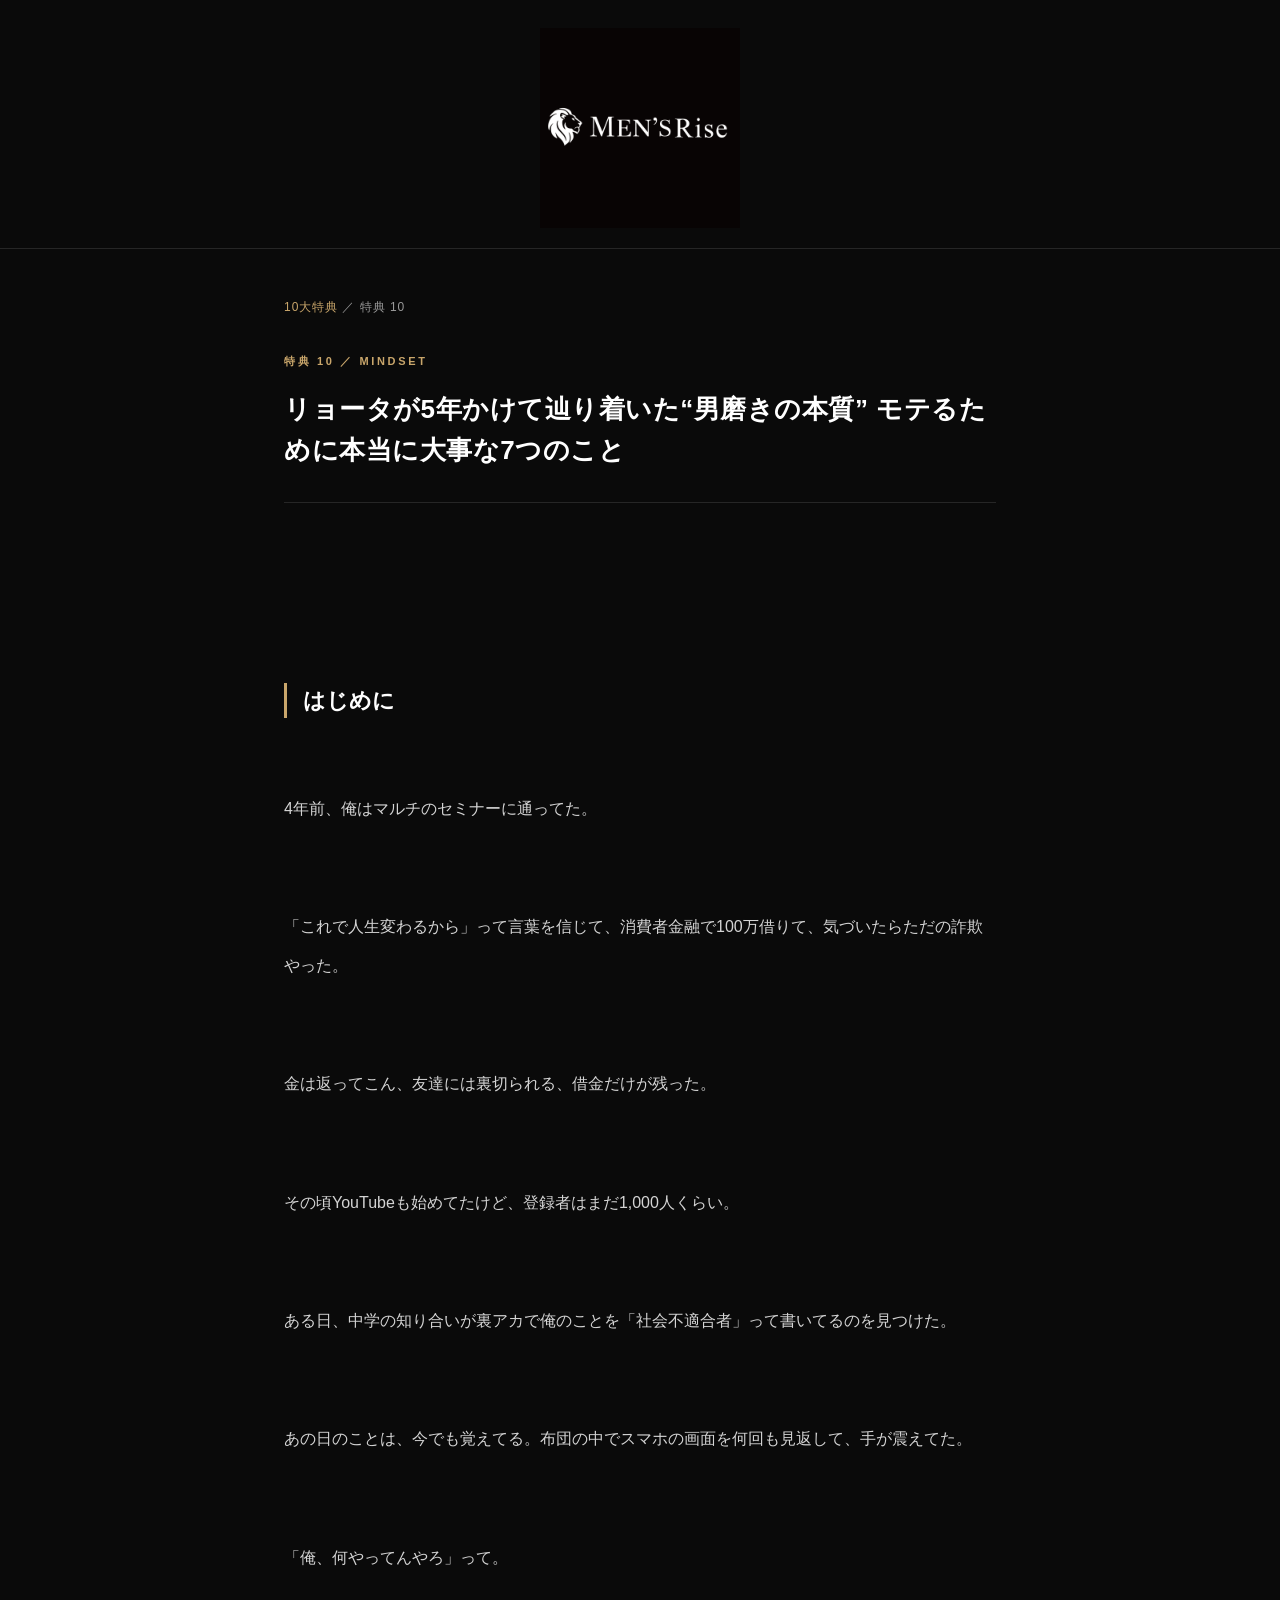
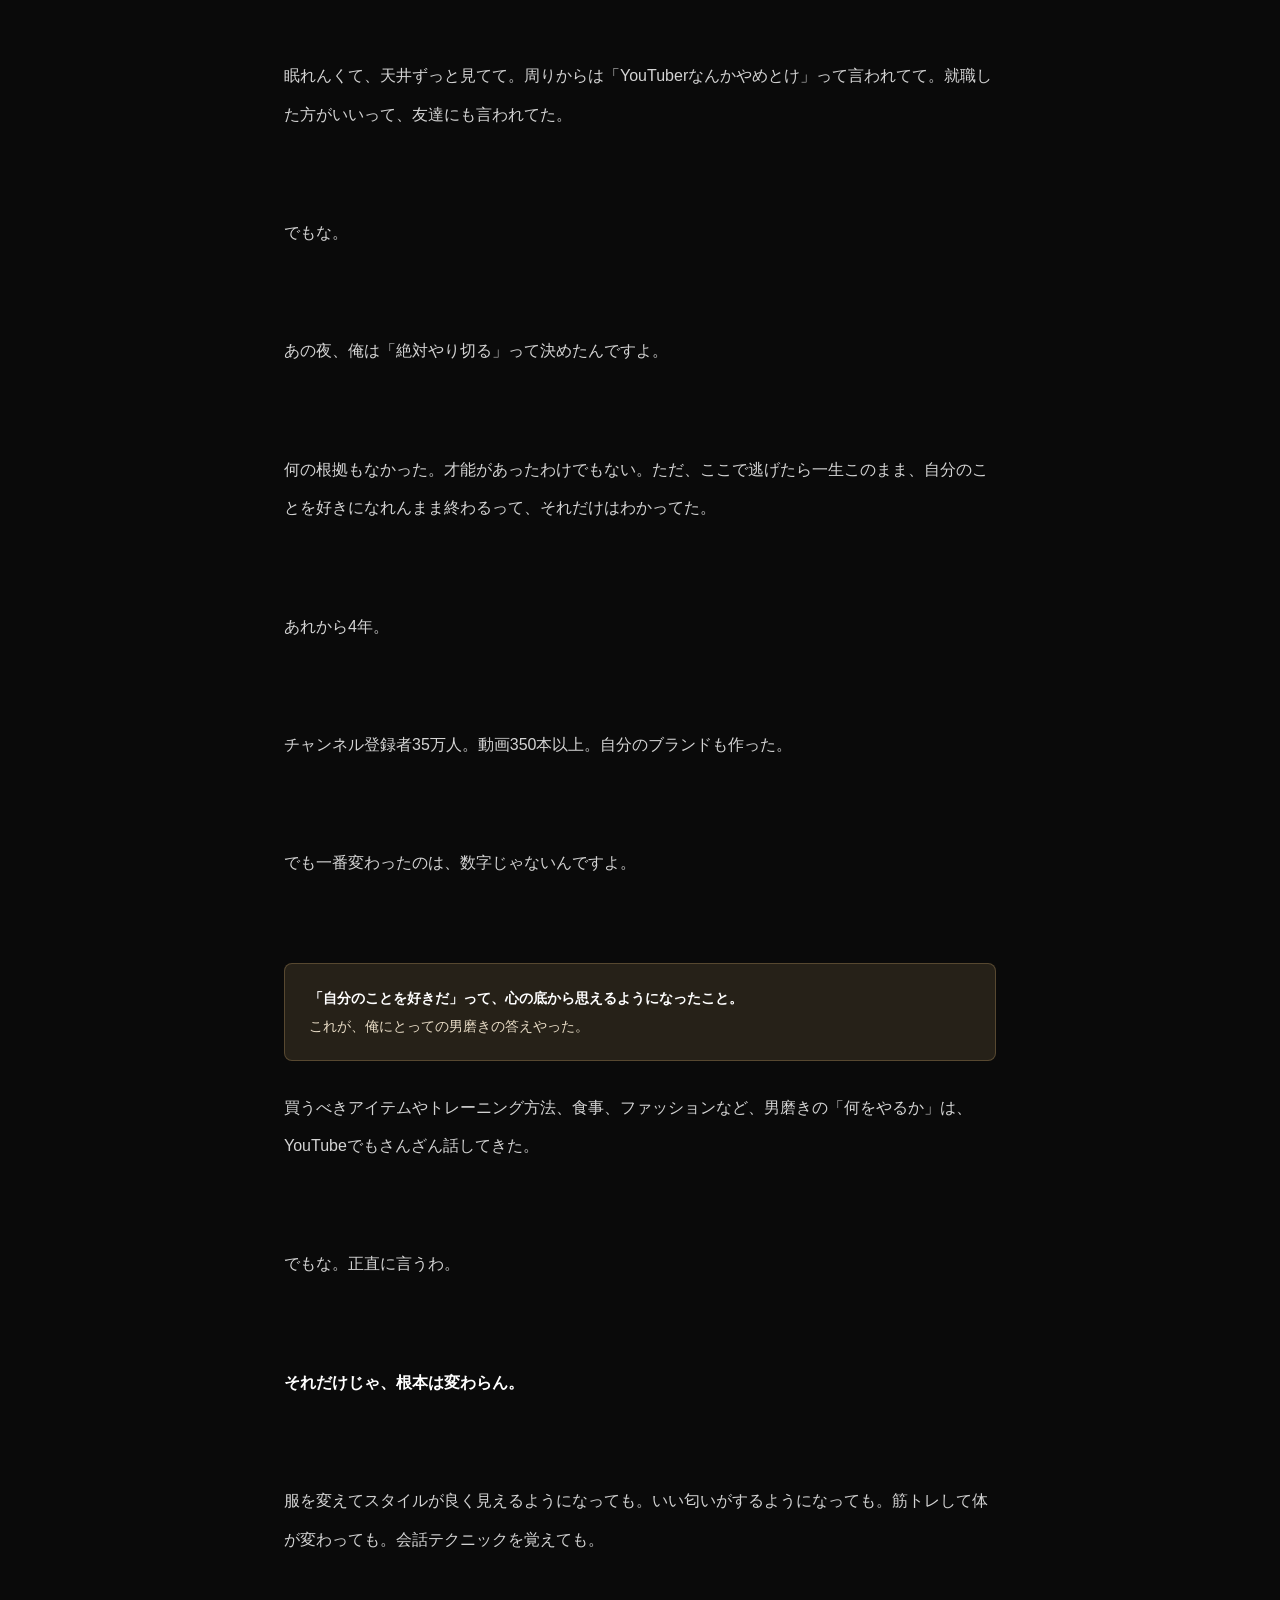
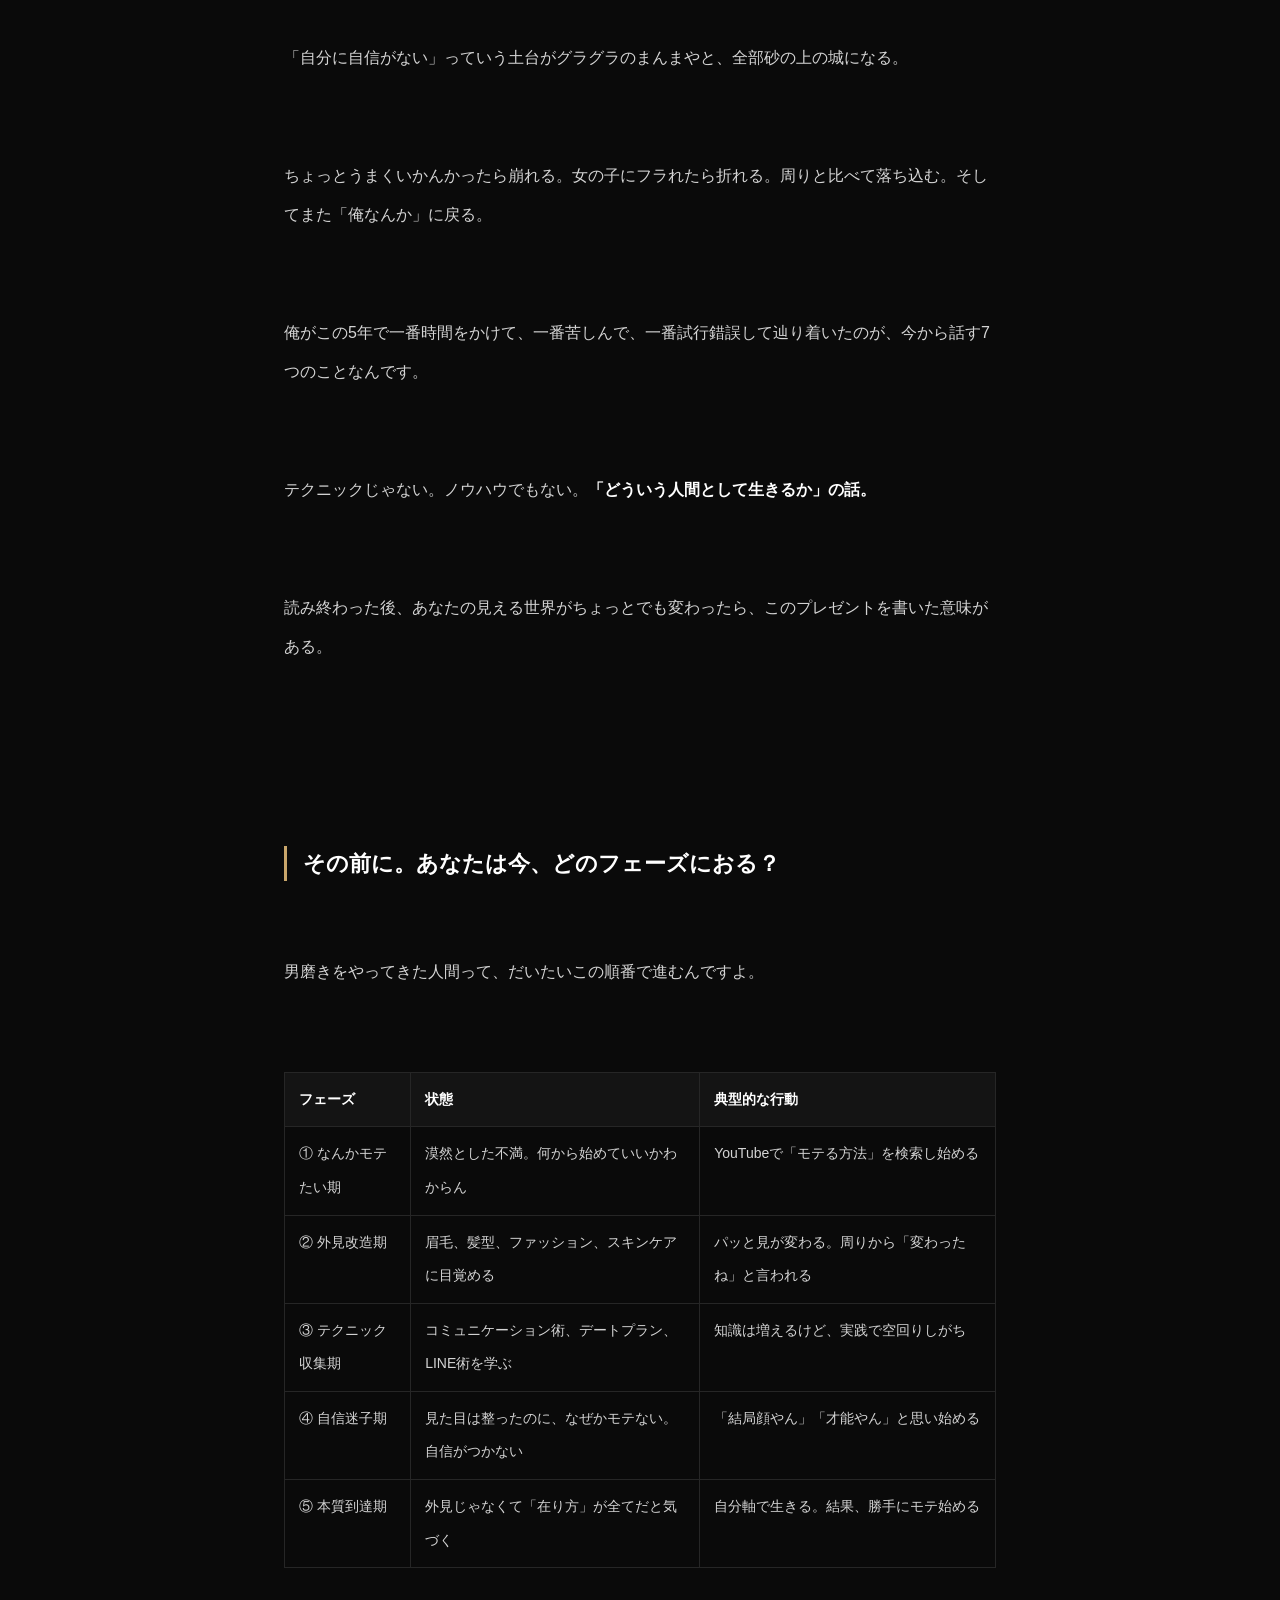
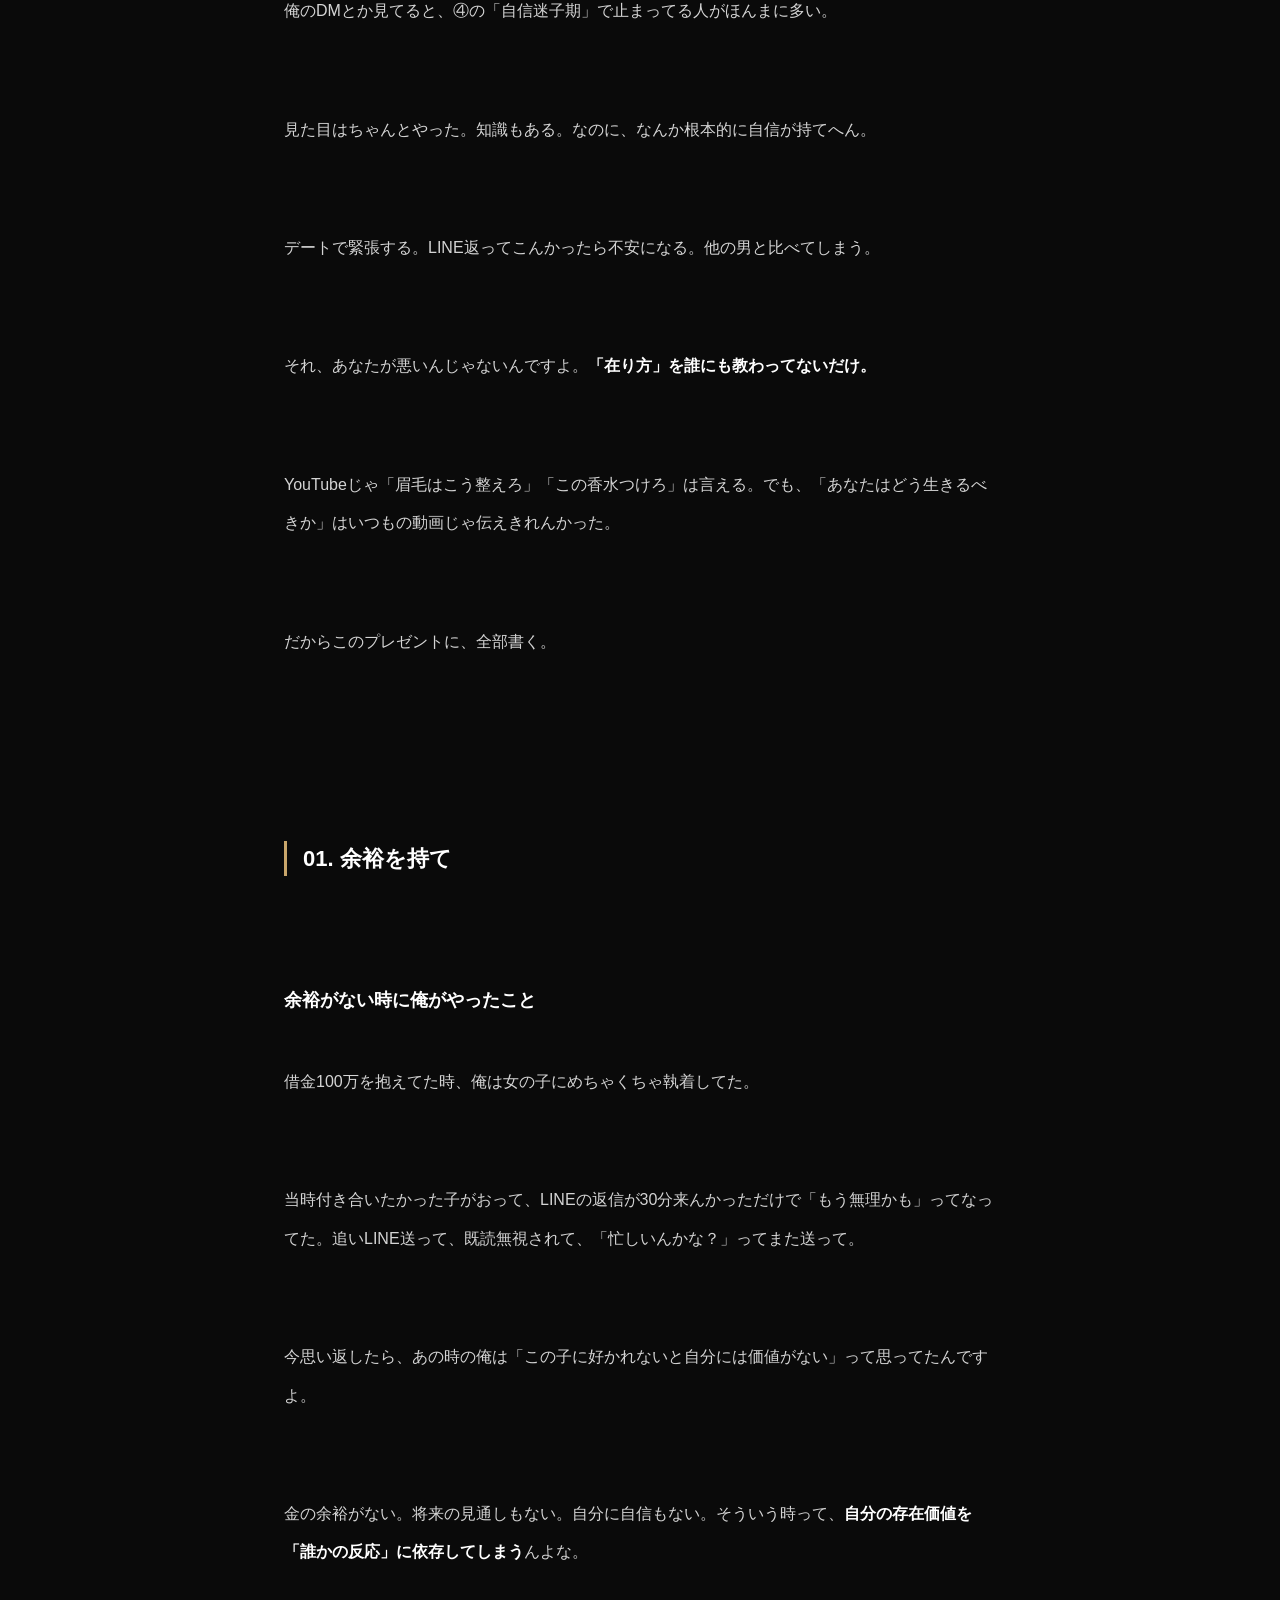
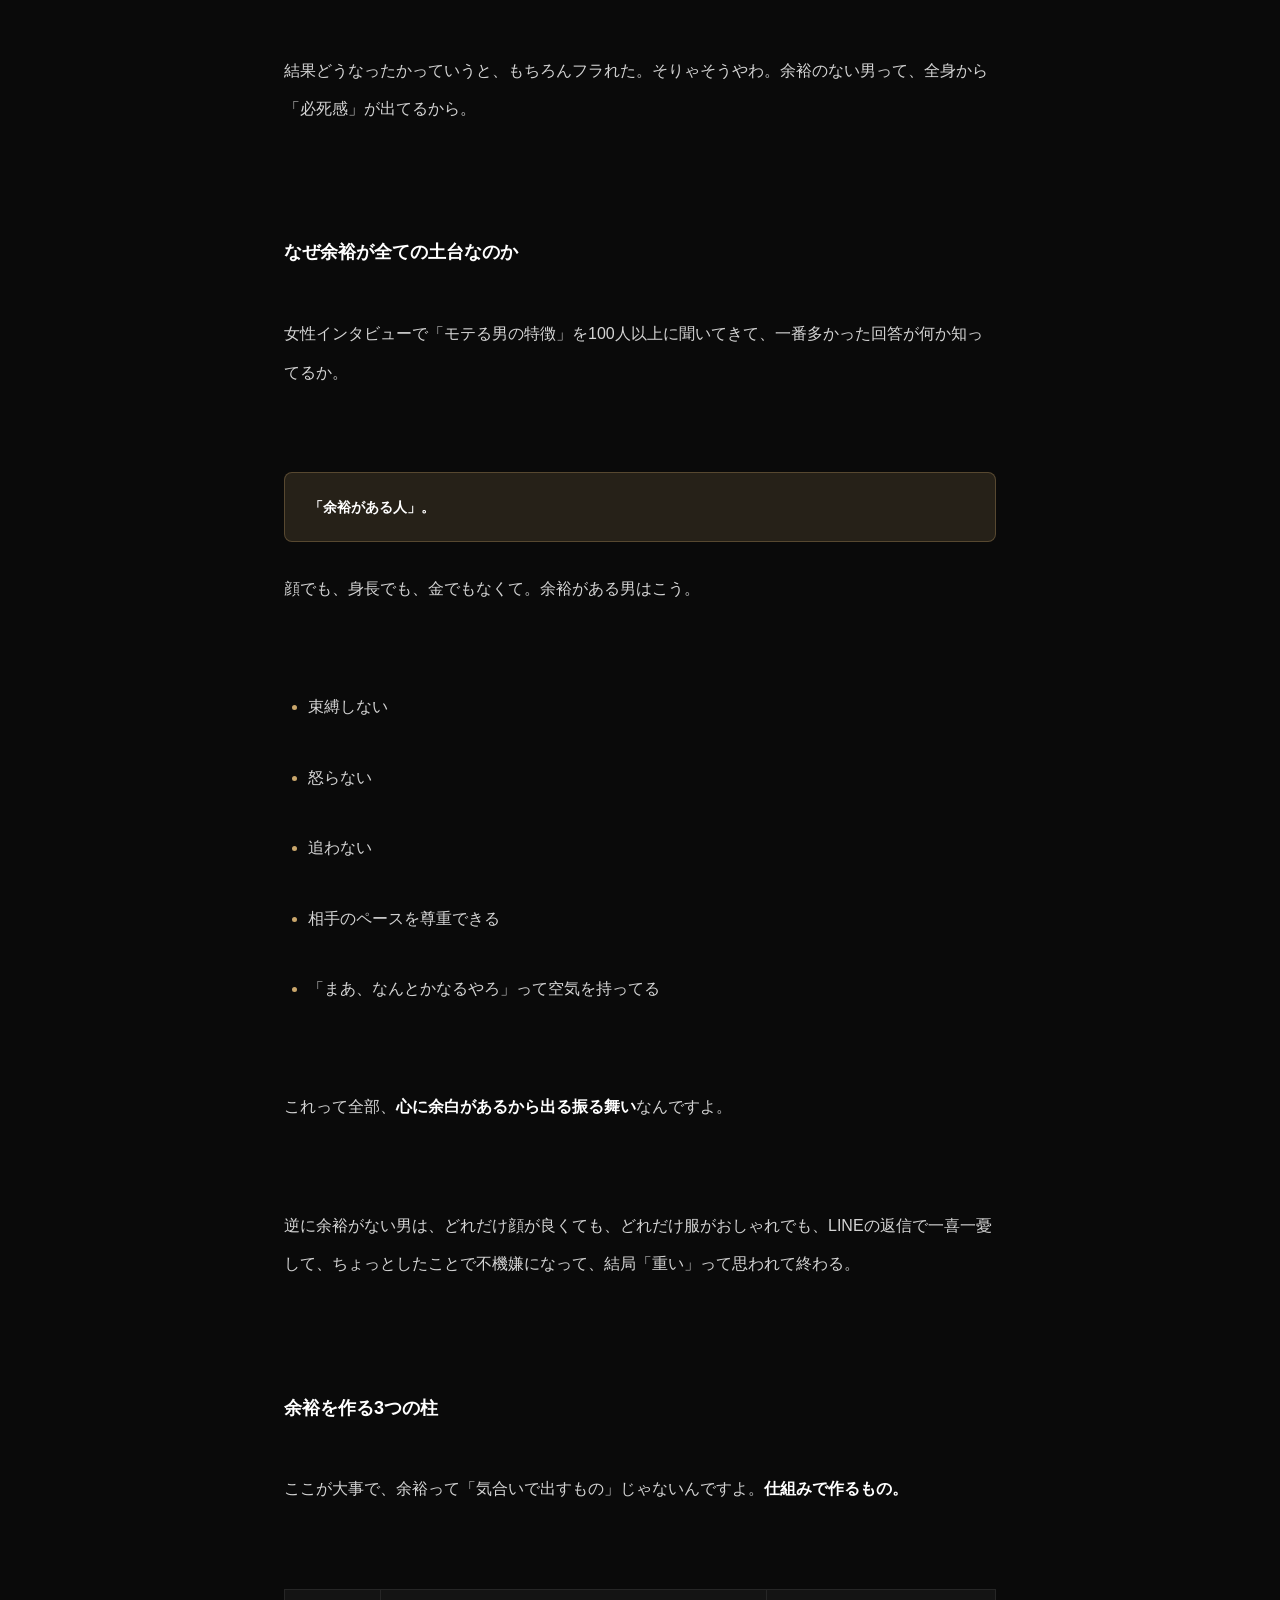
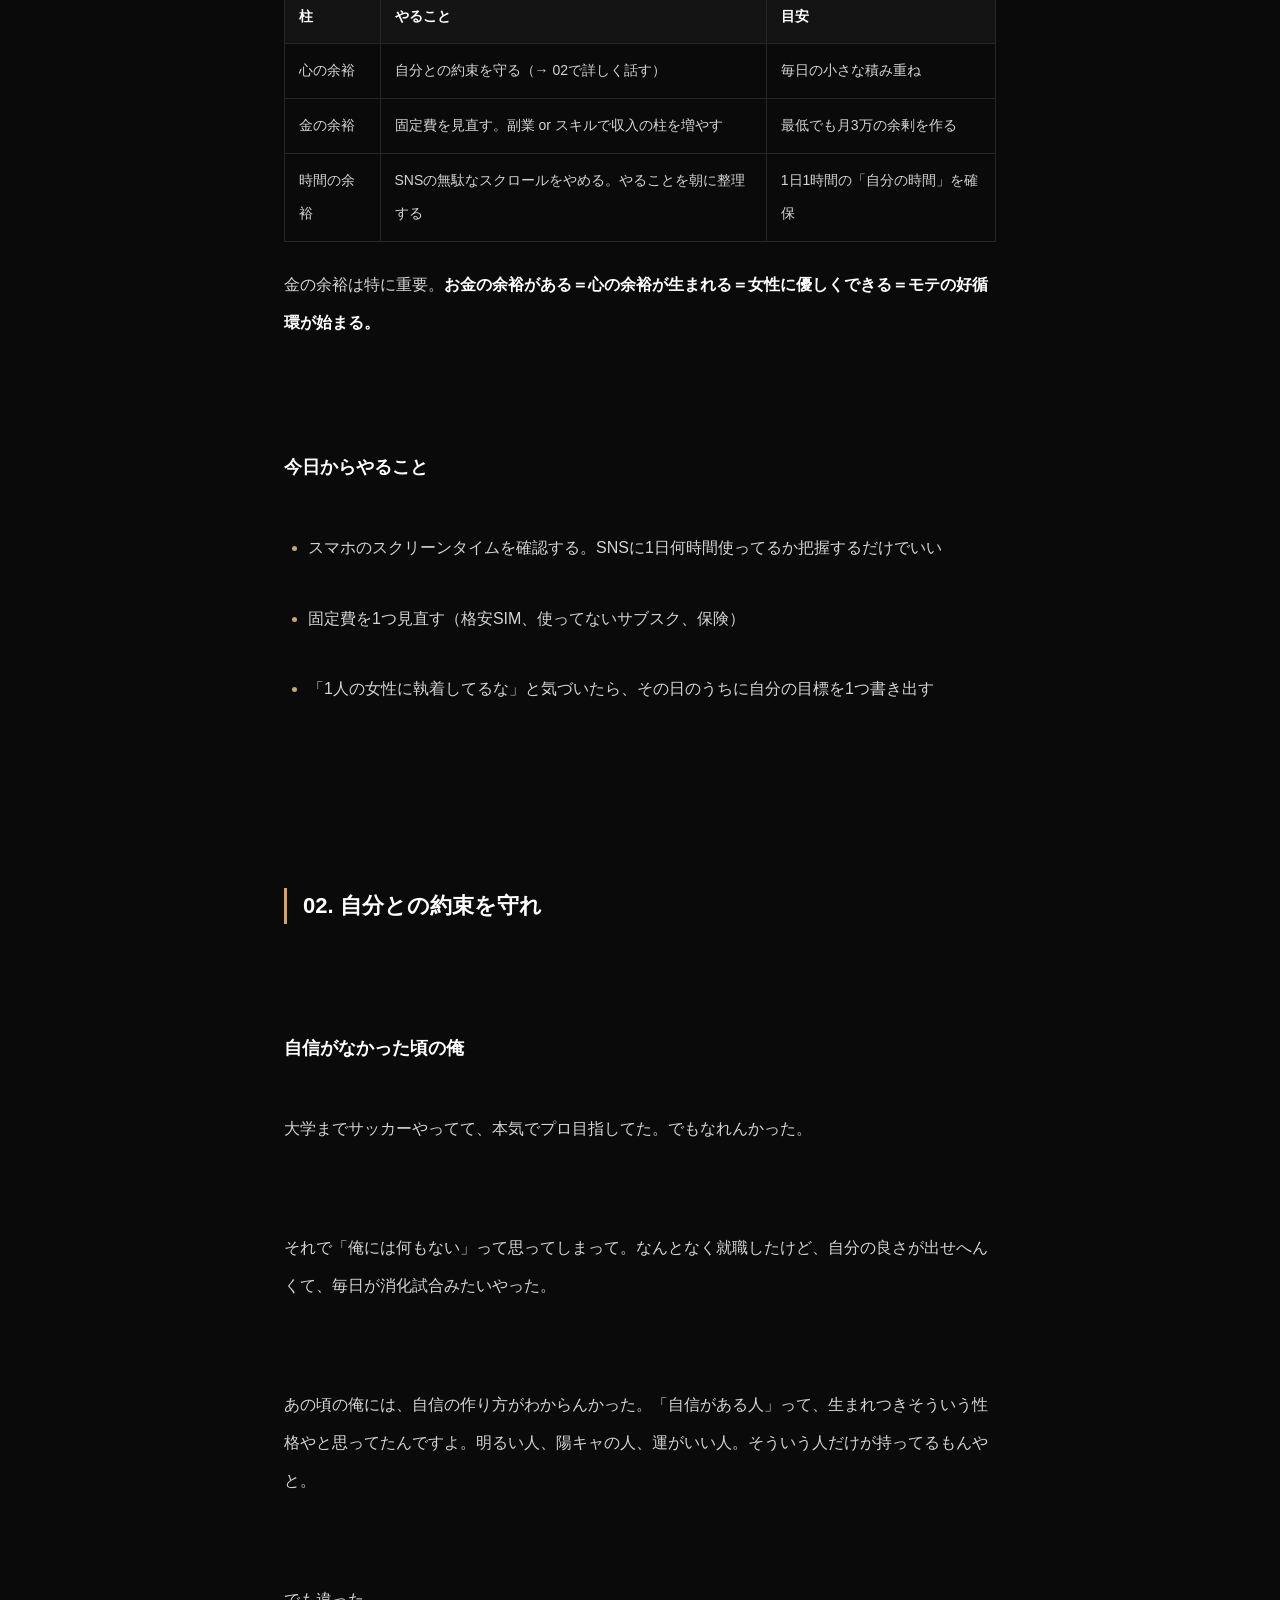
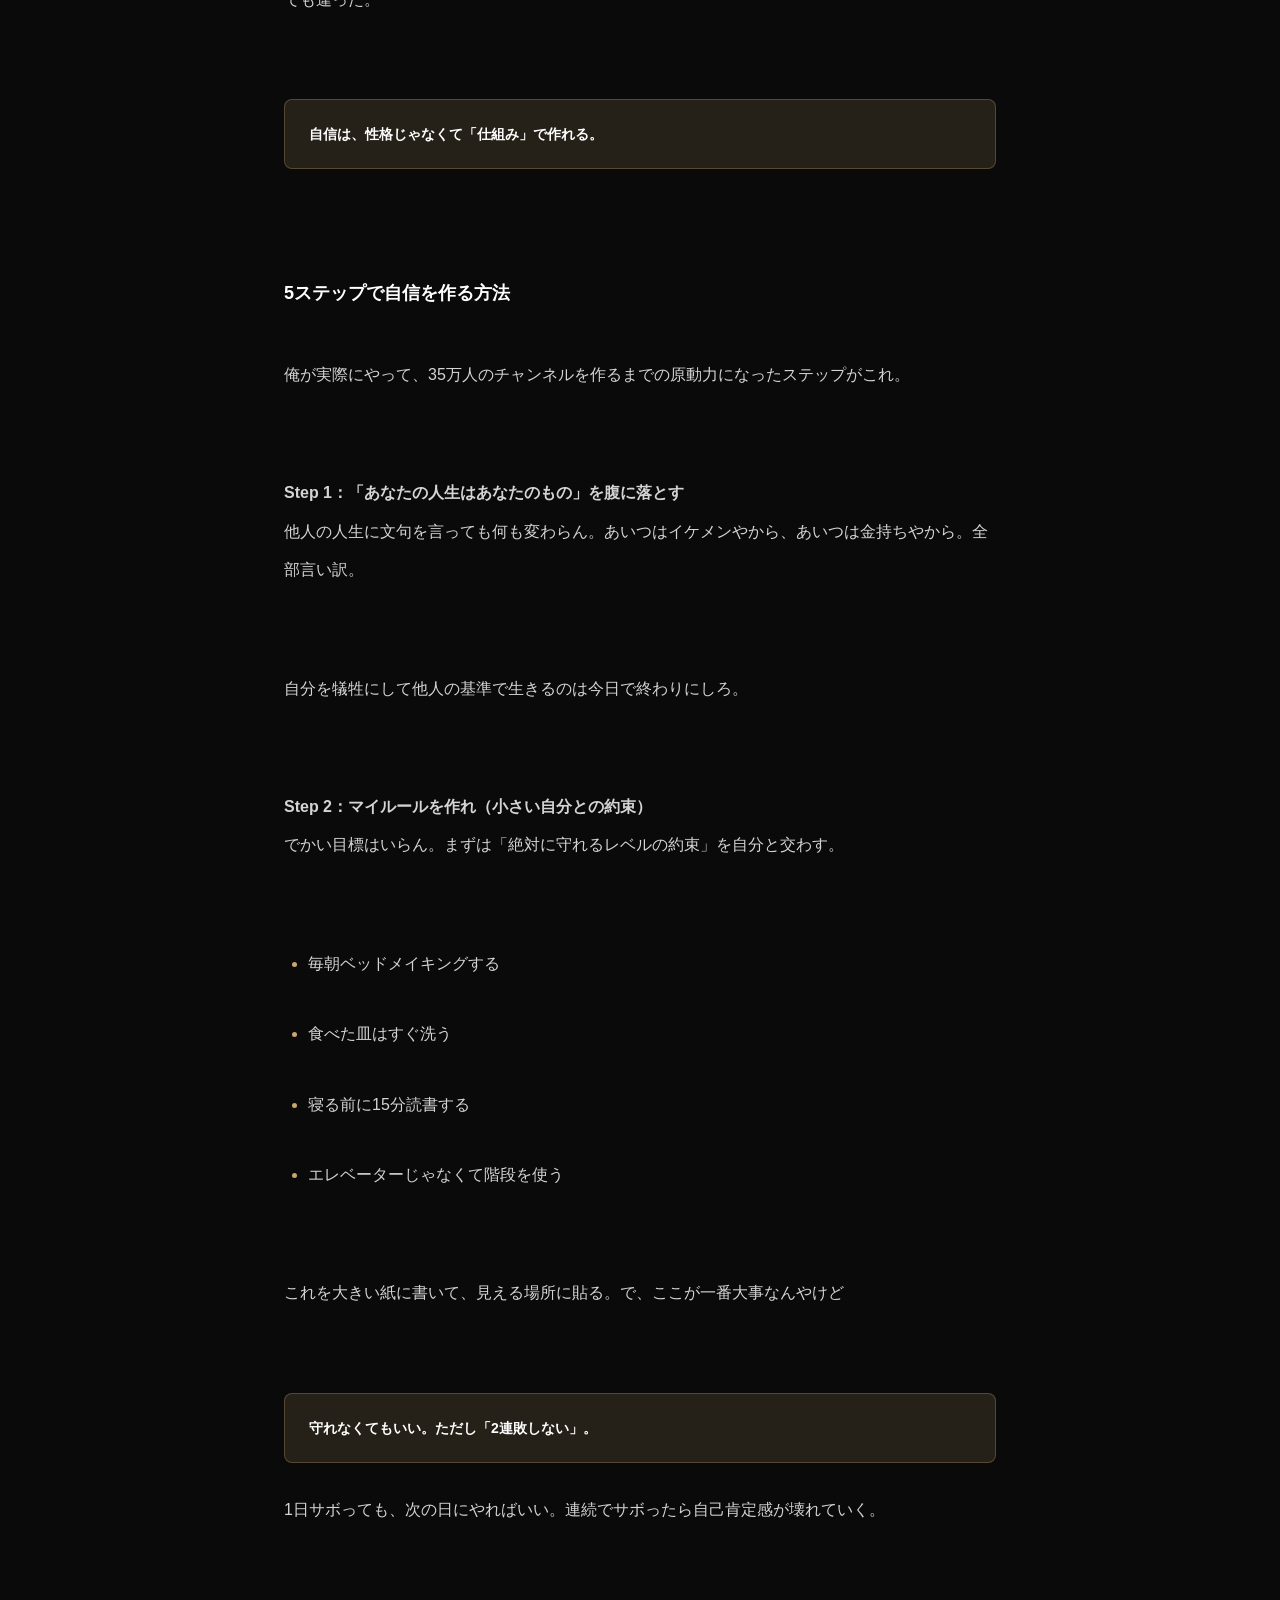
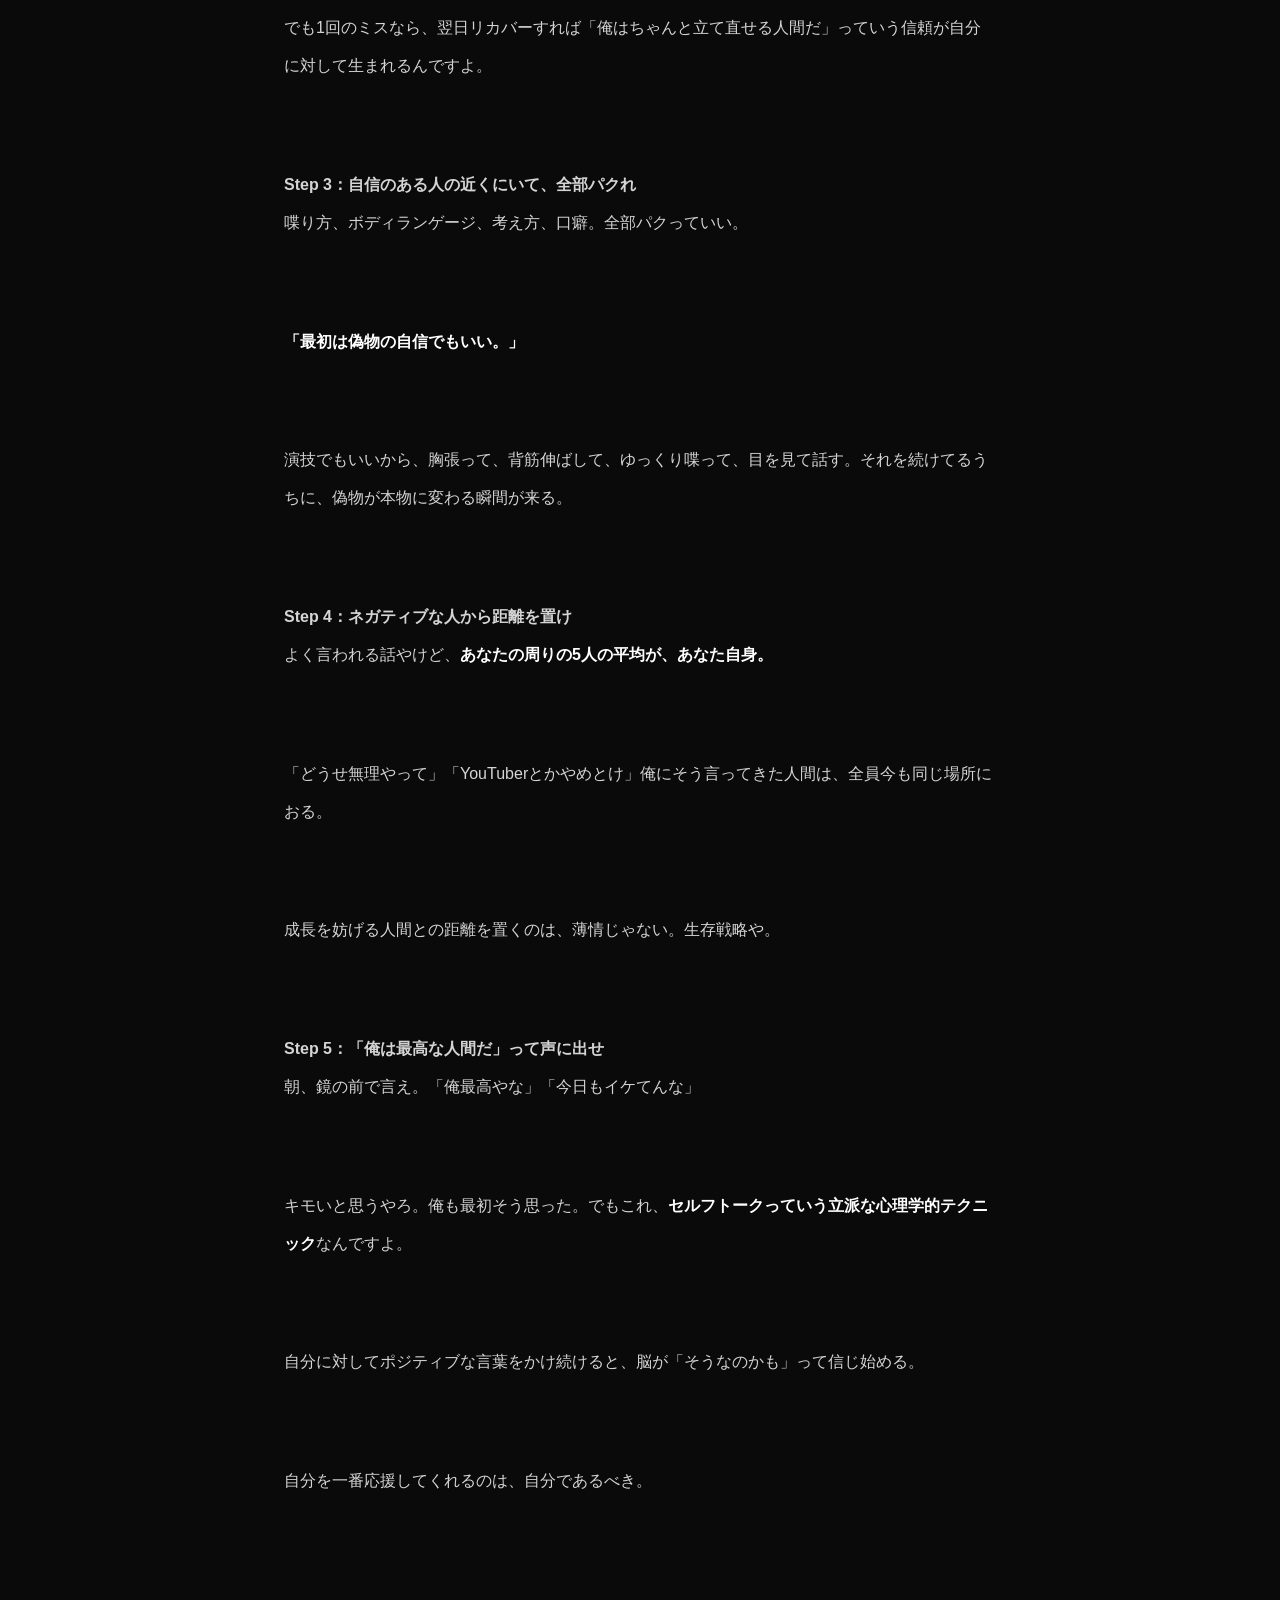
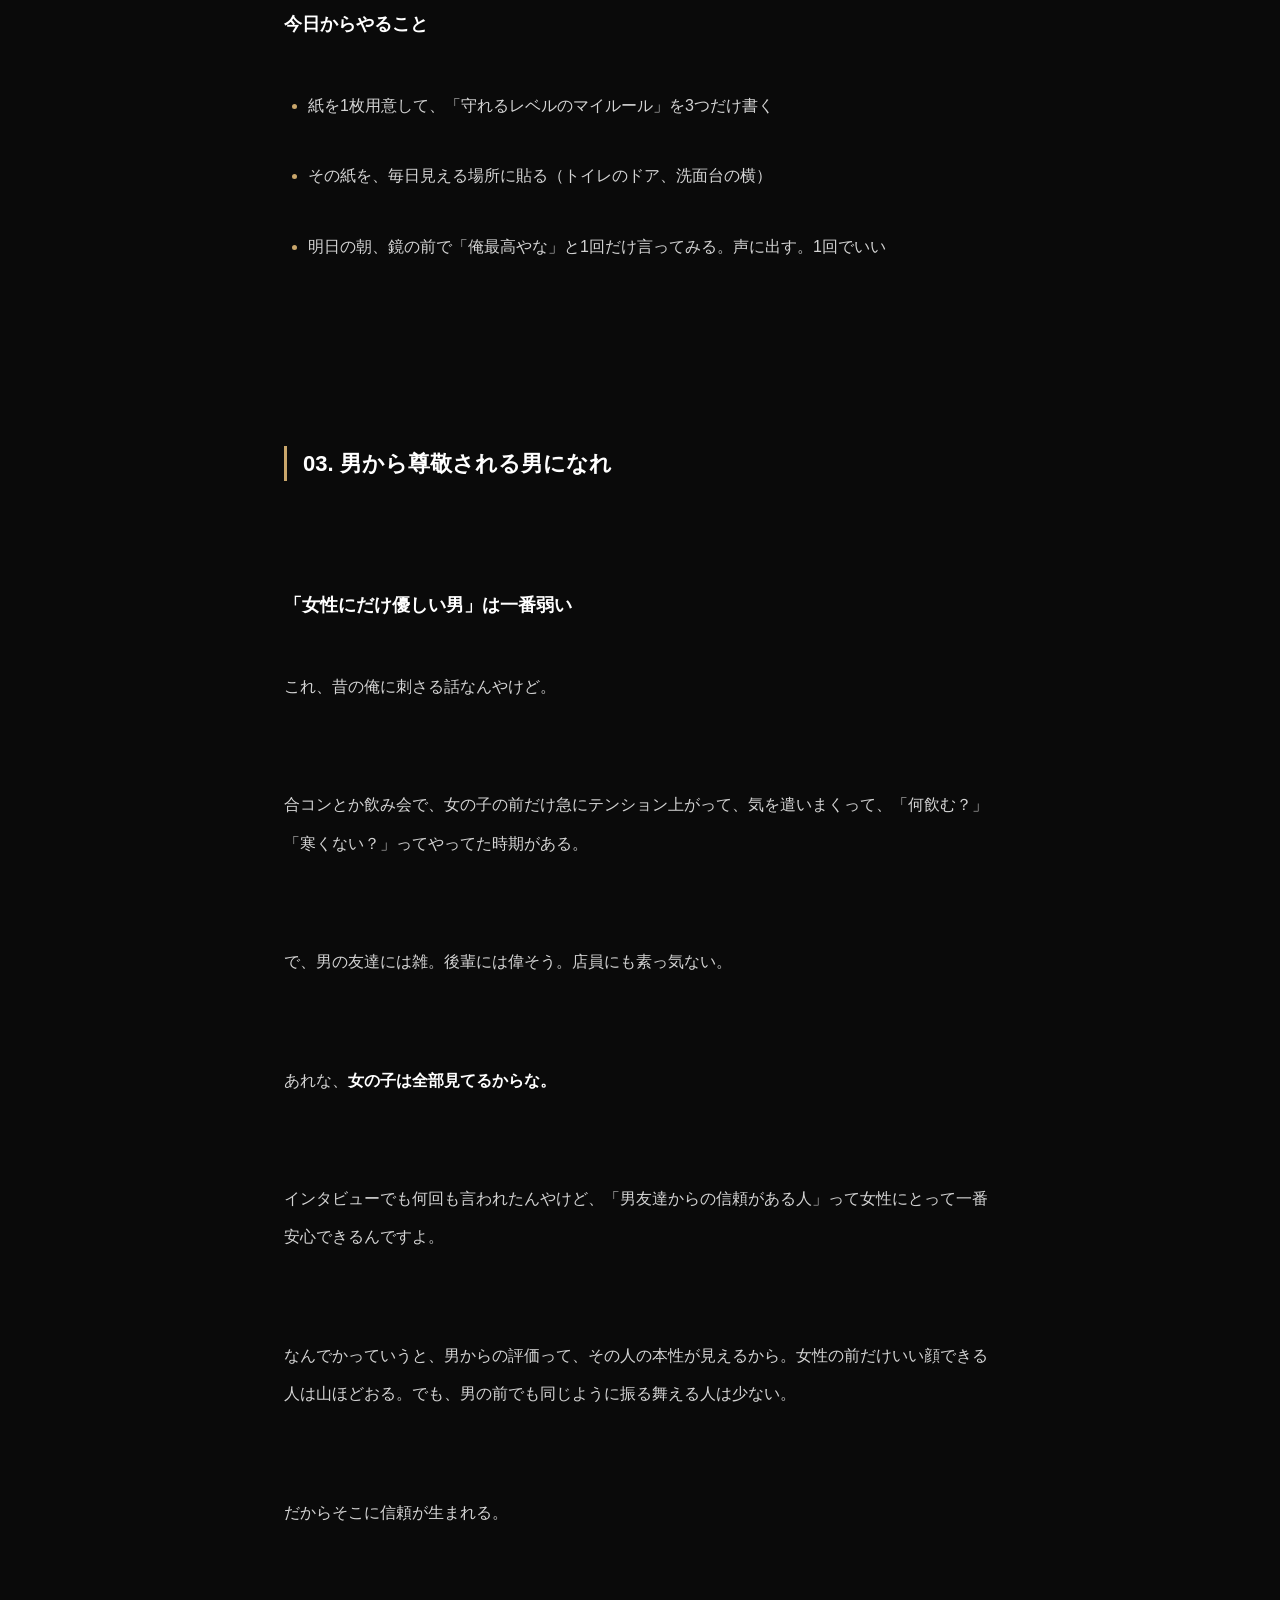
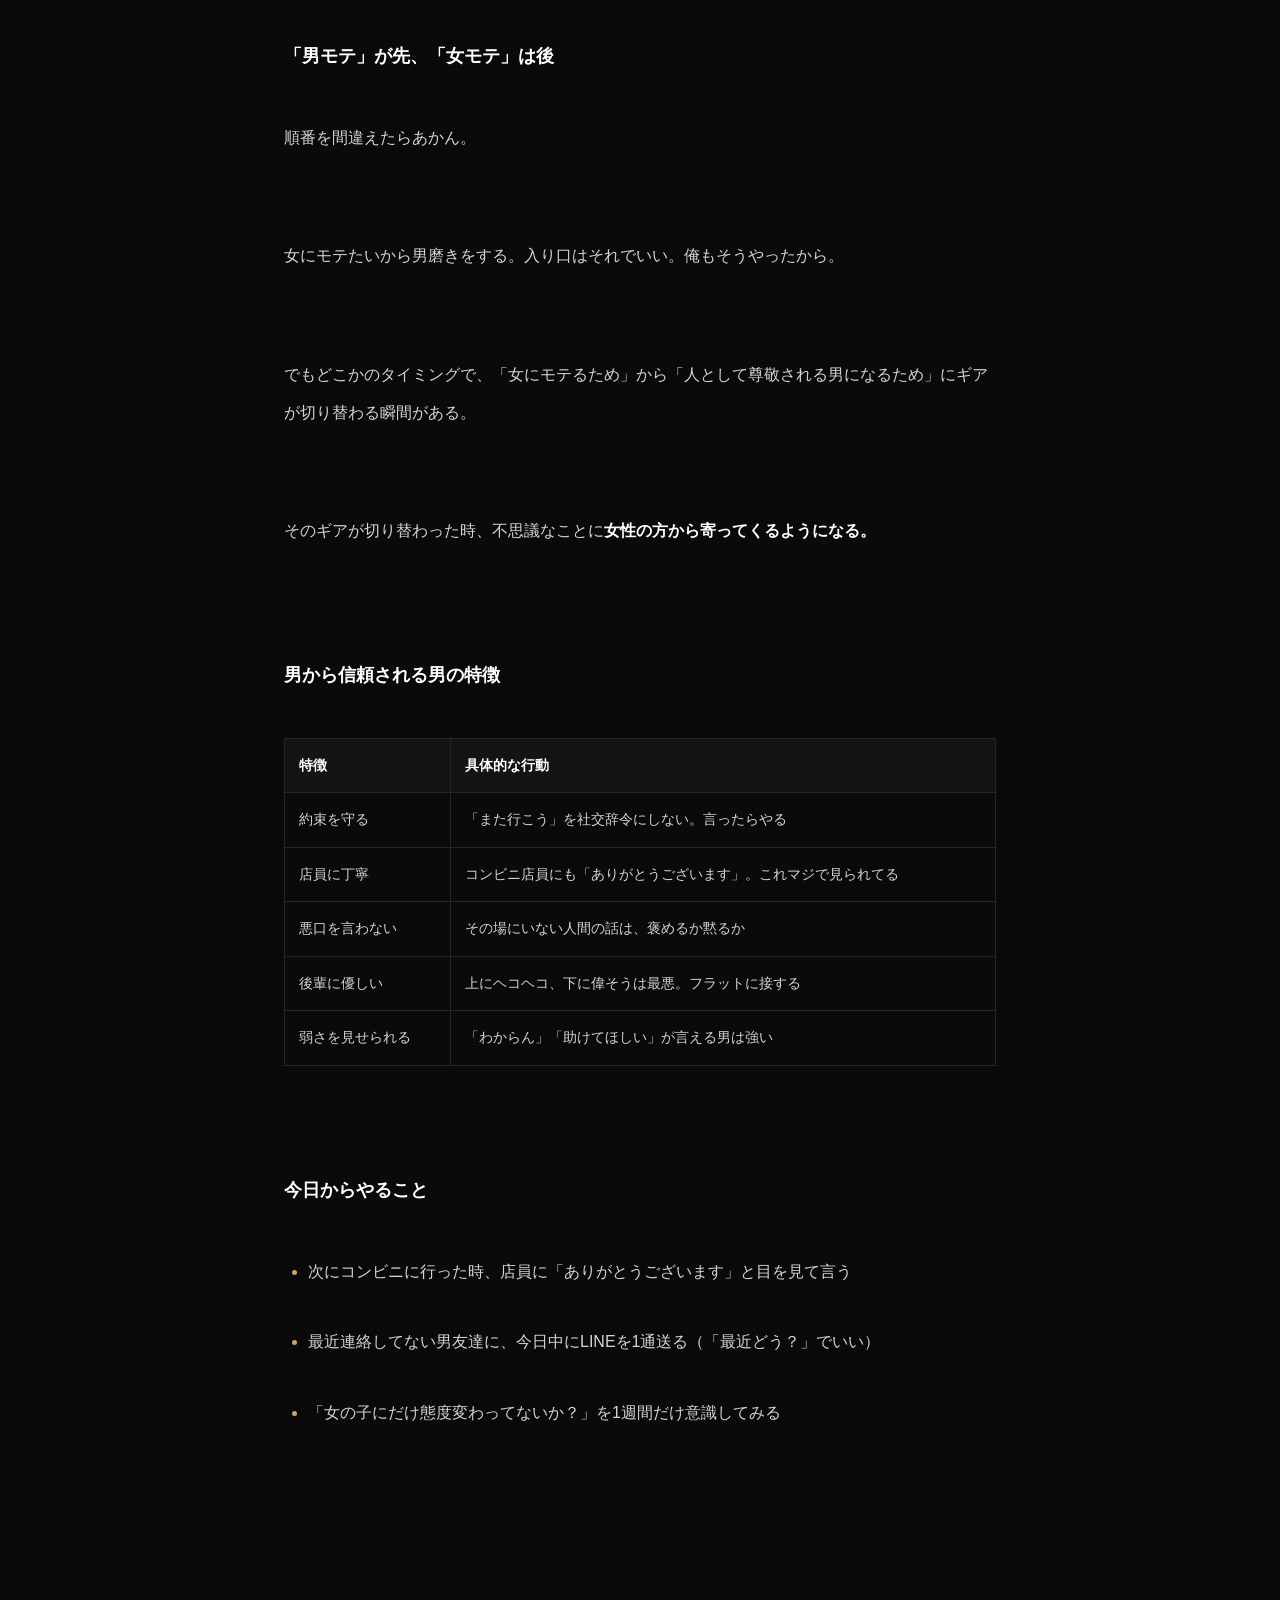
<file: benefits/10-mindset.html>
<!DOCTYPE html>
<html lang="ja">
<head>
  <meta charset="UTF-8">
  <meta name="viewport" content="width=device-width, initial-scale=1.0">
  <title>リョータが5年かけて辿り着いた"男磨きの本質" モテるために本当に大事な7つのこと | MEN'S Rise 10大特典</title>
  <link rel="stylesheet" href="../assets/style.css">
  <meta name="robots" content="noindex, nofollow">
</head>
<body>
  <header class="site-header">
    <div class="header-inner">
      <a href="../index.html" class="brand-link"><img src="../assets/images/logo-white.png" alt="MEN'S Rise" class="brand-logo"></a>
    </div>
  </header>

  <main class="article-main">
    <div class="article-container">
      <nav class="breadcrumb">
        <a href="../index.html">10大特典</a> ／ 特典 10
      </nav>

      <header class="article-header">
        <div class="article-category">特典 10 ／ MINDSET</div>
        <h1 class="article-title">リョータが5年かけて辿り着いた&ldquo;男磨きの本質&rdquo; モテるために本当に大事な7つのこと</h1>
      </header>

      <article class="article-body">

        <h2>はじめに</h2>
        <p>4年前、俺はマルチのセミナーに通ってた。</p>
        <p>「これで人生変わるから」って言葉を信じて、消費者金融で100万借りて、気づいたらただの詐欺やった。</p>
        <p>金は返ってこん、友達には裏切られる、借金だけが残った。</p>
        <p>その頃YouTubeも始めてたけど、登録者はまだ1,000人くらい。</p>
        <p>ある日、中学の知り合いが裏アカで俺のことを「社会不適合者」って書いてるのを見つけた。</p>
        <p>あの日のことは、今でも覚えてる。布団の中でスマホの画面を何回も見返して、手が震えてた。</p>
        <p>「俺、何やってんやろ」って。</p>
        <p>眠れんくて、天井ずっと見てて。周りからは「YouTuberなんかやめとけ」って言われてて。就職した方がいいって、友達にも言われてた。</p>
        <p>でもな。</p>
        <p>あの夜、俺は「絶対やり切る」って決めたんですよ。</p>
        <p>何の根拠もなかった。才能があったわけでもない。ただ、ここで逃げたら一生このまま、自分のことを好きになれんまま終わるって、それだけはわかってた。</p>
        <p>あれから4年。</p>
        <p>チャンネル登録者35万人。動画350本以上。自分のブランドも作った。</p>
        <p>でも一番変わったのは、数字じゃないんですよ。</p>
        <div class="callout"><strong>「自分のことを好きだ」って、心の底から思えるようになったこと。</strong><br>これが、俺にとっての男磨きの答えやった。</div>
        <p>買うべきアイテムやトレーニング方法、食事、ファッションなど、男磨きの「何をやるか」は、YouTubeでもさんざん話してきた。</p>
        <p>でもな。正直に言うわ。</p>
        <p><strong>それだけじゃ、根本は変わらん。</strong></p>
        <p>服を変えてスタイルが良く見えるようになっても。いい匂いがするようになっても。筋トレして体が変わっても。会話テクニックを覚えても。</p>
        <p>「自分に自信がない」っていう土台がグラグラのまんまやと、全部砂の上の城になる。</p>
        <p>ちょっとうまくいかんかったら崩れる。女の子にフラれたら折れる。周りと比べて落ち込む。そしてまた「俺なんか」に戻る。</p>
        <p>俺がこの5年で一番時間をかけて、一番苦しんで、一番試行錯誤して辿り着いたのが、今から話す7つのことなんです。</p>
        <p>テクニックじゃない。ノウハウでもない。<strong>「どういう人間として生きるか」の話。</strong></p>
        <p>読み終わった後、あなたの見える世界がちょっとでも変わったら、このプレゼントを書いた意味がある。</p>

        <h2>その前に。あなたは今、どのフェーズにおる？</h2>
        <p>男磨きをやってきた人間って、だいたいこの順番で進むんですよ。</p>
        <table>
          <thead>
            <tr><th>フェーズ</th><th>状態</th><th>典型的な行動</th></tr>
          </thead>
          <tbody>
            <tr><td>① なんかモテたい期</td><td>漠然とした不満。何から始めていいかわからん</td><td>YouTubeで「モテる方法」を検索し始める</td></tr>
            <tr><td>② 外見改造期</td><td>眉毛、髪型、ファッション、スキンケアに目覚める</td><td>パッと見が変わる。周りから「変わったね」と言われる</td></tr>
            <tr><td>③ テクニック収集期</td><td>コミュニケーション術、デートプラン、LINE術を学ぶ</td><td>知識は増えるけど、実践で空回りしがち</td></tr>
            <tr><td>④ 自信迷子期</td><td>見た目は整ったのに、なぜかモテない。自信がつかない</td><td>「結局顔やん」「才能やん」と思い始める</td></tr>
            <tr><td>⑤ 本質到達期</td><td>外見じゃなくて「在り方」が全てだと気づく</td><td>自分軸で生きる。結果、勝手にモテ始める</td></tr>
          </tbody>
        </table>
        <p>俺のDMとか見てると、④の「自信迷子期」で止まってる人がほんまに多い。</p>
        <p>見た目はちゃんとやった。知識もある。なのに、なんか根本的に自信が持てへん。</p>
        <p>デートで緊張する。LINE返ってこんかったら不安になる。他の男と比べてしまう。</p>
        <p>それ、あなたが悪いんじゃないんですよ。<strong>「在り方」を誰にも教わってないだけ。</strong></p>
        <p>YouTubeじゃ「眉毛はこう整えろ」「この香水つけろ」は言える。でも、「あなたはどう生きるべきか」はいつもの動画じゃ伝えきれんかった。</p>
        <p>だからこのプレゼントに、全部書く。</p>

        <h2>01. 余裕を持て</h2>

        <h3>余裕がない時に俺がやったこと</h3>
        <p>借金100万を抱えてた時、俺は女の子にめちゃくちゃ執着してた。</p>
        <p>当時付き合いたかった子がおって、LINEの返信が30分来んかっただけで「もう無理かも」ってなってた。追いLINE送って、既読無視されて、「忙しいんかな？」ってまた送って。</p>
        <p>今思い返したら、あの時の俺は「この子に好かれないと自分には価値がない」って思ってたんですよ。</p>
        <p>金の余裕がない。将来の見通しもない。自分に自信もない。そういう時って、<strong>自分の存在価値を「誰かの反応」に依存してしまう</strong>んよな。</p>
        <p>結果どうなったかっていうと、もちろんフラれた。そりゃそうやわ。余裕のない男って、全身から「必死感」が出てるから。</p>

        <h3>なぜ余裕が全ての土台なのか</h3>
        <p>女性インタビューで「モテる男の特徴」を100人以上に聞いてきて、一番多かった回答が何か知ってるか。</p>
        <div class="callout"><strong>「余裕がある人」。</strong></div>
        <p>顔でも、身長でも、金でもなくて。余裕がある男はこう。</p>
        <ul>
          <li>束縛しない</li>
          <li>怒らない</li>
          <li>追わない</li>
          <li>相手のペースを尊重できる</li>
          <li>「まあ、なんとかなるやろ」って空気を持ってる</li>
        </ul>
        <p>これって全部、<strong>心に余白があるから出る振る舞い</strong>なんですよ。</p>
        <p>逆に余裕がない男は、どれだけ顔が良くても、どれだけ服がおしゃれでも、LINEの返信で一喜一憂して、ちょっとしたことで不機嫌になって、結局「重い」って思われて終わる。</p>

        <h3>余裕を作る3つの柱</h3>
        <p>ここが大事で、余裕って「気合いで出すもの」じゃないんですよ。<strong>仕組みで作るもの。</strong></p>
        <table>
          <thead>
            <tr><th>柱</th><th>やること</th><th>目安</th></tr>
          </thead>
          <tbody>
            <tr><td>心の余裕</td><td>自分との約束を守る（→ 02で詳しく話す）</td><td>毎日の小さな積み重ね</td></tr>
            <tr><td>金の余裕</td><td>固定費を見直す。副業 or スキルで収入の柱を増やす</td><td>最低でも月3万の余剰を作る</td></tr>
            <tr><td>時間の余裕</td><td>SNSの無駄なスクロールをやめる。やることを朝に整理する</td><td>1日1時間の「自分の時間」を確保</td></tr>
          </tbody>
        </table>
        <p>金の余裕は特に重要。<strong>お金の余裕がある＝心の余裕が生まれる＝女性に優しくできる＝モテの好循環が始まる。</strong></p>

        <h3>今日からやること</h3>
        <ul>
          <li>スマホのスクリーンタイムを確認する。SNSに1日何時間使ってるか把握するだけでいい</li>
          <li>固定費を1つ見直す（格安SIM、使ってないサブスク、保険）</li>
          <li>「1人の女性に執着してるな」と気づいたら、その日のうちに自分の目標を1つ書き出す</li>
        </ul>

        <h2>02. 自分との約束を守れ</h2>

        <h3>自信がなかった頃の俺</h3>
        <p>大学までサッカーやってて、本気でプロ目指してた。でもなれんかった。</p>
        <p>それで「俺には何もない」って思ってしまって。なんとなく就職したけど、自分の良さが出せへんくて、毎日が消化試合みたいやった。</p>
        <p>あの頃の俺には、自信の作り方がわからんかった。「自信がある人」って、生まれつきそういう性格やと思ってたんですよ。明るい人、陽キャの人、運がいい人。そういう人だけが持ってるもんやと。</p>
        <p>でも違った。</p>
        <div class="callout"><strong>自信は、性格じゃなくて「仕組み」で作れる。</strong></div>

        <h3>5ステップで自信を作る方法</h3>
        <p>俺が実際にやって、35万人のチャンネルを作るまでの原動力になったステップがこれ。</p>

        <h4>Step 1：「あなたの人生はあなたのもの」を腹に落とす</h4>
        <p>他人の人生に文句を言っても何も変わらん。あいつはイケメンやから、あいつは金持ちやから。全部言い訳。</p>
        <p>自分を犠牲にして他人の基準で生きるのは今日で終わりにしろ。</p>

        <h4>Step 2：マイルールを作れ（小さい自分との約束）</h4>
        <p>でかい目標はいらん。まずは「絶対に守れるレベルの約束」を自分と交わす。</p>
        <ul>
          <li>毎朝ベッドメイキングする</li>
          <li>食べた皿はすぐ洗う</li>
          <li>寝る前に15分読書する</li>
          <li>エレベーターじゃなくて階段を使う</li>
        </ul>
        <p>これを大きい紙に書いて、見える場所に貼る。で、ここが一番大事なんやけど</p>
        <div class="callout"><strong>守れなくてもいい。ただし「2連敗しない」。</strong></div>
        <p>1日サボっても、次の日にやればいい。連続でサボったら自己肯定感が壊れていく。</p>
        <p>でも1回のミスなら、翌日リカバーすれば「俺はちゃんと立て直せる人間だ」っていう信頼が自分に対して生まれるんですよ。</p>

        <h4>Step 3：自信のある人の近くにいて、全部パクれ</h4>
        <p>喋り方、ボディランゲージ、考え方、口癖。全部パクっていい。</p>
        <p><strong>「最初は偽物の自信でもいい。」</strong></p>
        <p>演技でもいいから、胸張って、背筋伸ばして、ゆっくり喋って、目を見て話す。それを続けてるうちに、偽物が本物に変わる瞬間が来る。</p>

        <h4>Step 4：ネガティブな人から距離を置け</h4>
        <p>よく言われる話やけど、<strong>あなたの周りの5人の平均が、あなた自身。</strong></p>
        <p>「どうせ無理やって」「YouTuberとかやめとけ」俺にそう言ってきた人間は、全員今も同じ場所におる。</p>
        <p>成長を妨げる人間との距離を置くのは、薄情じゃない。生存戦略や。</p>

        <h4>Step 5：「俺は最高な人間だ」って声に出せ</h4>
        <p>朝、鏡の前で言え。「俺最高やな」「今日もイケてんな」</p>
        <p>キモいと思うやろ。俺も最初そう思った。でもこれ、<strong>セルフトークっていう立派な心理学的テクニック</strong>なんですよ。</p>
        <p>自分に対してポジティブな言葉をかけ続けると、脳が「そうなのかも」って信じ始める。</p>
        <p>自分を一番応援してくれるのは、自分であるべき。</p>

        <h3>今日からやること</h3>
        <ul>
          <li>紙を1枚用意して、「守れるレベルのマイルール」を3つだけ書く</li>
          <li>その紙を、毎日見える場所に貼る（トイレのドア、洗面台の横）</li>
          <li>明日の朝、鏡の前で「俺最高やな」と1回だけ言ってみる。声に出す。1回でいい</li>
        </ul>

        <h2>03. 男から尊敬される男になれ</h2>

        <h3>「女性にだけ優しい男」は一番弱い</h3>
        <p>これ、昔の俺に刺さる話なんやけど。</p>
        <p>合コンとか飲み会で、女の子の前だけ急にテンション上がって、気を遣いまくって、「何飲む？」「寒くない？」ってやってた時期がある。</p>
        <p>で、男の友達には雑。後輩には偉そう。店員にも素っ気ない。</p>
        <p>あれな、<strong>女の子は全部見てるからな。</strong></p>
        <p>インタビューでも何回も言われたんやけど、「男友達からの信頼がある人」って女性にとって一番安心できるんですよ。</p>
        <p>なんでかっていうと、男からの評価って、その人の本性が見えるから。女性の前だけいい顔できる人は山ほどおる。でも、男の前でも同じように振る舞える人は少ない。</p>
        <p>だからそこに信頼が生まれる。</p>

        <h3>「男モテ」が先、「女モテ」は後</h3>
        <p>順番を間違えたらあかん。</p>
        <p>女にモテたいから男磨きをする。入り口はそれでいい。俺もそうやったから。</p>
        <p>でもどこかのタイミングで、「女にモテるため」から「人として尊敬される男になるため」にギアが切り替わる瞬間がある。</p>
        <p>そのギアが切り替わった時、不思議なことに<strong>女性の方から寄ってくるようになる。</strong></p>

        <h3>男から信頼される男の特徴</h3>
        <table>
          <thead>
            <tr><th>特徴</th><th>具体的な行動</th></tr>
          </thead>
          <tbody>
            <tr><td>約束を守る</td><td>「また行こう」を社交辞令にしない。言ったらやる</td></tr>
            <tr><td>店員に丁寧</td><td>コンビニ店員にも「ありがとうございます」。これマジで見られてる</td></tr>
            <tr><td>悪口を言わない</td><td>その場にいない人間の話は、褒めるか黙るか</td></tr>
            <tr><td>後輩に優しい</td><td>上にヘコヘコ、下に偉そうは最悪。フラットに接する</td></tr>
            <tr><td>弱さを見せられる</td><td>「わからん」「助けてほしい」が言える男は強い</td></tr>
          </tbody>
        </table>

        <h3>今日からやること</h3>
        <ul>
          <li>次にコンビニに行った時、店員に「ありがとうございます」と目を見て言う</li>
          <li>最近連絡してない男友達に、今日中にLINEを1通送る（「最近どう？」でいい）</li>
          <li>「女の子にだけ態度変わってないか？」を1週間だけ意識してみる</li>
        </ul>

        <h2>04. 聞き上手になれ</h2>

        <h3>自分の話ばかりしてた時代</h3>
        <p>俺、YouTube始める前はマジで自分の話しかしてなかったんですよ。</p>
        <p>サッカーやってた話、筋トレの話、自分がいかに頑張ってるかの話。相手が興味なさそうにしてても気づかんくて、ずっと喋ってた。</p>
        <p>ある時、女友達に「リョータって、人の話聞かんよな」って言われて。最初はムカついたんやけど、冷静に考えたらマジでその通りやった。</p>

        <h3>理想の比率は「自分2：相手8」</h3>
        <p>これ、数字で覚えといてほしい。</p>
        <div class="callout"><strong>会話の中で、あなたが喋っていいのは2割。残りの8割は相手に喋らせろ。</strong></div>
        <p>「そんなん無理やろ」って思うかもしれんけど、コツがある。<strong>質問のストックを持っとくんですよ。</strong></p>

        <h3>会話を深掘りする質問テンプレート</h3>
        <p>女の子が何か話してくれた時、この3ステップで返すだけでいい。</p>
        <table>
          <thead>
            <tr><th>ステップ</th><th>やること</th><th>例</th></tr>
          </thead>
          <tbody>
            <tr><td>① 共感する</td><td>まず肯定。否定・アドバイスは禁止</td><td>「え、それはしんどいな」「わかるわ〜」</td></tr>
            <tr><td>② 感情を聞く</td><td>「その時どう思った？」系の質問</td><td>「それ聞いた時、どんな気持ちやった？」</td></tr>
            <tr><td>③ 掘り下げる</td><td>「なんで？」「いつから？」で深掘り</td><td>「それっていつ頃からそう思うようになったん？」</td></tr>
          </tbody>
        </table>
        <p>大事なのは、相手の「スイッチ」を見つけること。趣味の話をしてる時にパッと目が輝く瞬間、仕事の話で声のトーンが変わる瞬間。そこがその子のスイッチ。見つけたら、そこをひたすら掘れ。</p>

        <h3>絶対やったらあかんこと</h3>
        <table>
          <thead>
            <tr><th>NG</th><th>なぜダメか</th></tr>
          </thead>
          <tbody>
            <tr><td>話を遮る</td><td>女性は「最後まで聞いてもらえた」だけで満足することが多い。途中で自分の話に持っていくのは最悪</td></tr>
            <tr><td>否定から入る</td><td>「いや、それはさ〜」は一瞬で壁ができる。まず「そうなんや」を挟む</td></tr>
            <tr><td>アドバイスしたがる</td><td>女性は解決策を求めてない場合がほとんど。共感してほしいだけ</td></tr>
            <tr><td>自分の自慢に変換する</td><td>「俺もさ〜」で自分の話に持っていくやつ。一番嫌われるパターン</td></tr>
          </tbody>
        </table>

        <h3>許容範囲を広げろ</h3>
        <p>聞き上手になるために、もう1つ大事なことがある。<strong>色んな経験をしろ。</strong></p>
        <p>旅行に行け。本を読め。映画を観ろ。異業種の人と話せ。</p>
        <p>なんでかっていうと、経験の幅が広がると、どんな話題が来ても「わかる」って思えるようになるんですよ。知らん分野の話でも、似た経験があれば共感できる。</p>
        <p><strong>共感の引き出しの多さ＝聞き上手の深さ。</strong></p>

        <h3>今日からやること</h3>
        <ul>
          <li>次に誰かと話す時、「自分が喋りすぎてないか」を意識する。それだけでいい</li>
          <li>相手が話してくれたことに対して、まず「そうなんや」から始める練習をする</li>
          <li>「最近何にハマってる？」「それってどういうきっかけで始めたん？」この2つの質問を覚えておく</li>
        </ul>

        <h2>05. 「ブスになる期間」を受け入れろ</h2>

        <h3>一番聞いてほしい話</h3>
        <p>これ、俺が5年間で一番伝えたいことかもしれん。</p>
        <p>男磨きのチャンネルをやってると、こういうDMがめちゃくちゃ来るんですよ。</p>
        <div class="callout">
          「リョータさん、受験勉強しなきゃいけないんですけど、筋トレもしたいし、スキンケアもしたいし、服も揃えたいし、時間が足りません」<br><br>
          「就活と男磨き、どっちを優先したらいいですか？」<br><br>
          「仕事が忙しくて、自分磨きの時間が取れません」
        </div>
        <p>この悩み、めちゃくちゃわかる。全部やりたい気持ちもわかる。</p>
        <p>でもな。はっきり言うわ。</p>
        <p><strong>全部同時にやろうとするな。</strong></p>

        <h3>人生にはフェーズがある</h3>
        <p>誤解せんといてほしいんやけど、男磨き自体は最高やと思ってる。俺がYouTubeでずっと発信し続けてるくらいやから。</p>
        <p>でもな。人生には「今これに集中すべき」っていうフェーズがある。</p>
        <ul>
          <li>受験生なら、今は勉強に全力を注ぐ時期</li>
          <li>就活生なら、今は面接準備に集中する時期</li>
          <li>入社1年目なら、今は仕事を覚えるのが最優先</li>
        </ul>
        <p>全部同時にやろうとした結果、どれも中途半端になるくらいなら、<strong>今のフェーズで一番大事なことに全振りした方がいい。</strong></p>
        <p>男磨きは逃げへん。あとからいくらでもできる。でも受験も就活も、そのタイミングを逃したら取り返しがつかん。</p>

        <h3>「ブスになる期間」が必要</h3>
        <p>イケてる成功者に共通してることがある。</p>
        <p><strong>全員、「ブスになる期間」を経験してる。</strong></p>
        <ul>
          <li>起業して軌道に乗るまでの2年間、おしゃれどころじゃなかった</li>
          <li>受験期の半年間、髪はボサボサで毎日同じ服やった</li>
          <li>新しい仕事を覚えるのに必死で、SNSすら見てなかった</li>
        </ul>
        <p>でもな。その期間を全力で駆け抜けたから、今の「イケてる自分」がある。</p>
        <p>逆に、そこから逃げた人間は、5年後も10年後も同じ場所におる。小綺麗にはなったけど、中身は何も変わってない。</p>

        <h3>真の男磨きとは</h3>
        <p>外見を磨くのは入り口。でも本当の男磨きは、こっちやと思ってる。</p>
        <div class="callout"><strong>日々やるべきことに向き合い、積み重ね、壁を乗り越えること。</strong></div>
        <p>その過程で自然と自信がつく。目つきが変わる。体からオーラが出る。それは見た目だけ整えたオーラとは比べものにならんくらい、深くて、強くて、本物の色気になる。</p>
        <p>同じいろはすの水がな。スーパーで買ったら80円。高級サウナで買ったら250円。中身は同じなのに、環境が変わっただけで価値が3倍になる。</p>
        <p>あなたも同じ。今いる場所で評価されてなくても、環境を変えれば価値は全然変わる。</p>
        <p>「逃げるが勝ち」じゃない。<strong>「自分が輝ける場所に移動する」。</strong>それは逃げじゃなくて、戦略や。</p>
        <p>ただし、移動する前に、今の場所でやるべきことをやり切れ。やり切った上で「ここじゃない」と思ったなら、堂々と次に行け。</p>

        <h3>今日からやること</h3>
        <ul>
          <li>「今の俺が一番時間を使うべきことは何か？」を1つだけ決める</li>
          <li>それが男磨きじゃないなら、男磨きの優先度を一旦下げる勇気を持つ</li>
          <li>「ブスになる期間」は一時的なもの。その先にある自分を信じて、目の前のことに全力を出す</li>
        </ul>

        <h2>06. 毎日を言語化しろ</h2>

        <h3>ジャーナルを1ヶ月サボった話</h3>
        <p>俺、毎朝ジャーナル（日記）を書いてたんですよ。目標、今日やること、昨日の感謝。それを毎朝ノートに書く。夜は、その日感じたことを正直に書く。</p>
        <p>これを1年以上続けてたんやけど、ある時サボり始めた。忙しかったのもあるけど、「もう習慣になったし、別に書かんでもいけるやろ」って。</p>
        <p><strong>1ヶ月後、人生が終わりかけた。</strong></p>

        <h4>① 自分の目標がわからなくなった</h4>
        <p>書かなくなると、日々の忙しさに流されて、「俺って今何に向かって頑張ってるんやっけ？」が消える。毎朝書いてた時は明確だったのに、書かなくなった途端にぼやけた。</p>

        <h4>② 1日がめちゃくちゃ早く感じるようになった（悪い意味で）</h4>
        <p>毎日の振り返りをしなくなると、「今日何したっけ？」が増える。気づいたら1週間終わってて、「俺何してたん？」ってなる。時間が溶ける感覚。</p>

        <h4>③ 不安とモヤモヤが溜まる一方になった</h4>
        <p>感情を書き出す場所がなくなると、頭の中でグルグル回り続けるんですよ。寝る前に嫌なことを思い出して、寝つきが悪くなって、翌日のパフォーマンスが落ちて、その日もまたモヤモヤして。完全な悪循環。</p>

        <h3>なぜ「書く」ことが効くのか</h3>
        <p>ジャーナルの効果は研究データでも証明されてる。</p>
        <div class="callout"><strong>目標を紙に書く人は、書かない人に比べて目標達成率が42%高い。</strong></div>
        <p>なぜか。人間の脳は、頭の中にある情報を「認識」するのが苦手なんですよ。考えてるだけだと、思考があっちこっちに飛んで、何が大事かわからなくなる。</p>
        <p>でも紙に書くと、「見える化」される。見えると、優先順位がつけられる。優先順位がつくと、行動できる。</p>

        <h3>俺のジャーナルの書き方</h3>
        <p>毎朝5分、夜5分。合計10分で終わるものにしてる。ハードル上げたら続かんから。</p>
        <p>特典07の「男磨きジャーナル 30日テンプレート」もこの書き方ベースになってる。印刷して使ってくれ。</p>

        <h4>MORNING（朝起きたら書く）</h4>
        <table>
          <thead>
            <tr><th>項目</th><th>書くこと</th><th>例</th></tr>
          </thead>
          <tbody>
            <tr><td>昨日感謝したこと（3つ）</td><td>昨日あった「ありがたいな」を3つ。小さなことでOK。感謝を書くと幸福度が上がる</td><td>「朝ジムに行けた。健康な体に感謝」「友達が連絡くれた。気にかけてくれる人がいるのがありがたい」「美味しいご飯が食べられた」</td></tr>
            <tr><td>今年の年末の自分の状態</td><td>今年の年末に「こうなっていたい」理想を書く。毎日書くことで脳に刻み込まれ、ブレなくなる</td><td>「体脂肪率15%以下で、自分に自信がある状態」</td></tr>
            <tr><td>3ヶ月後の自分の状態</td><td>3ヶ月後の「こうなっていたい」中間目標。年末の目標を達成するためにまず3ヶ月で何を変えるか</td><td>「週4でジムに通う習慣ができている。食事管理も継続中」</td></tr>
            <tr><td>今日やるべきこと</td><td>3ヶ月後の目標から逆算して今日やることを書く。1日の最初にこれを決めるだけで、ダラダラ過ごす日がなくなる</td><td>「仕事終わりにジムで脚トレ。寝る前にストレッチ10分」</td></tr>
          </tbody>
        </table>

        <h4>NIGHT（寝る前に書く）</h4>
        <p><strong>今日の振り返り（なんでもOK）</strong></p>
        <p>今日感じたことを何でも自由に書く。誰にも見せないものなので、正直に書いてOK。ネガティブなことでも全然いい。外に吐き出すことで精神的ストレスが軽減されて、モヤモヤせずに眠れるようになる。</p>
        <ul>
          <li>例）今日はジム行けた。少しずつ重量上がってて嬉しい</li>
          <li>例）筋トレサボった。明日は絶対行く</li>
        </ul>

        <div class="callout">
          <strong>ジャーナルを書くコツ</strong>
          <ul style="margin: 8px 0 0;">
            <li>完璧に書こうとしない。1行でもいいから毎日書く</li>
            <li>誰にも見せないもの。正直に書く。ネガティブでもOK</li>
            <li>目標を毎日書くことで脳に刻み込まれる（達成率42%UP）</li>
            <li>感謝を書くと幸福度が上がる</li>
            <li>夜の振り返りで感情を吐き出すと、モヤモヤせずに眠れる</li>
          </ul>
        </div>

        <div class="callout" style="border-left: 3px solid var(--color-gold); background: transparent;">
          <strong>ジャーナルを書く上で超大事なこと</strong><br>
          <strong>定量目標は1つに絞る。</strong>増やしすぎるとゴールまで何をすべきかが分散して、脳のリソースが無駄に使われてしまうから。<br>
          「体脂肪率15%」「チャンネル登録40万人」「月商500万」…複数同時に追いかけたくなる気持ちは分かるけど、3ヶ月単位で1つに絞る。絞った方が結果的に全部早く達成できる。
        </div>

        <h3>ジャーナルを続けるコツ</h3>
        <table>
          <thead>
            <tr><th>コツ</th><th>理由</th></tr>
          </thead>
          <tbody>
            <tr><td>ハードルを死ぬほど下げる</td><td>ノート1ページとか無理。3行でいい。スマホのメモでもいい</td></tr>
            <tr><td>時間を固定する</td><td>朝起きてすぐ＋寝る前。トリガーを決めると続く</td></tr>
            <tr><td>完璧に書こうとしない</td><td>雑でいい。字が汚くていい。箇条書きでいい。継続が全て</td></tr>
            <tr><td>2連敗しない</td><td>02の「マイルール」と同じ。1日忘れてもOK。2日連続はNG</td></tr>
          </tbody>
        </table>

        <h3>今日からやること</h3>
        <ul>
          <li>スマホのメモアプリを開いて、「今の目標」を1つだけ書く。これが1日目</li>
          <li>今夜寝る前に、今日感じたことを3行だけ書く。誰にも見せんでいい</li>
          <li>これを3日だけ続けてみる。3日できたら1週間。1週間できたら1ヶ月。まず3日</li>
        </ul>

        <h2>07. コンフォートゾーンを出ろ</h2>

        <h3>オーラがある人間の正体</h3>
        <p>「あの人、なんかオーラあるよな」って言われる人間がおるやんか。芸能人とか経営者とか。別にイケメンでもないのに、なんか空気が違う人。</p>
        <p>あれ、生まれつきやと思ってるやろ。違うから。</p>
        <div class="callout"><strong>オーラの正体は、「恐怖と向き合った回数」なんですよ。</strong></div>

        <h3>本質は「恐怖との試合数」</h3>
        <p>俺がYouTubeで初めて顔出しした時、手が震えてた。初めてカメラの前で喋った時、声が裏返った。初めて自分のブランドを作る時、「失敗したらどうしよう」って眠れんかった。初めて女性インタビューの企画をやった時、「断られたらどうしよう」って何回も台本書き直した。</p>
        <p>全部、怖かった。</p>
        <p>でもな。その「怖い」の先に、全部あったんですよ。チャンネルの成長も、ブランドの成功も、自分の成長も。怖いことから逃げてたら、何一つ手に入ってなかった。</p>
        <div class="callout"><strong>挑戦 → 恐怖 → 打ち勝つ → オーラが出る</strong></div>
        <p>このサイクルを回した回数が多い人間ほど、顔つきが変わる。声に張りが出る。動きに余裕が出る。</p>
        <p>同じ年齢なのに、やたら「大人びてるな」って思う人おるやろ。あれは、<strong>経験値の差。修羅場をくぐった回数の差。</strong></p>
        <p>コンフォートゾーン（楽な場所）にいる限り、あなたのオーラは永遠に変わらん。</p>

        <h3>「成功期待感」を使え</h3>
        <p>挑戦する前に、1つだけやってほしいことがある。</p>
        <p><strong>「俺ならできる」って、意図的に思え。</strong></p>
        <p>これ、脳科学の話なんやけど、「うまくいくかも」って思った瞬間に脳からドーパミンが出るんですよ。ドーパミンが出ると、表情が明るくなって、声に張りが出て、体が前に出る。</p>
        <p>逆に「無理かも」って思うと、体が縮こまって、声が小さくなって、逃げ腰になる。</p>
        <p>結果が出る前の「期待感」が、すでにあなたの見え方を変えてる。</p>
        <p>過去にうまくいった経験を1つ思い出してから挑め。脳はイメージに強く反応するから、過去の成功体験を再生するだけで、同じホルモンが出る。</p>

        <h3>今日からやること</h3>
        <ul>
          <li>「最近、怖いと思うことを避けてないか？」を自分に聞く</li>
          <li>今週中に1つだけ、「ちょっと怖いけど、やってみたかったこと」をやる（ジムに初めて行く、気になる子にLINEする、美容院を変えてみる。レベルは何でもいい）</li>
          <li>挑戦する前に、過去にうまくいった経験を1つ思い出す。それだけで体の状態が変わる</li>
        </ul>

        <h2>自己診断</h2>
        <p>7つの本質を読んだ上で、正直に自分を診断してみてほしい。カッコつける必要はない。今の自分をちゃんと見れることが、変わる第一歩やから。</p>
        <p>下の7項目、それぞれ今の自分に一番近いレベルに正直にチェックを入れてくれ。</p>

        <h3>01. 余裕</h3>
        <table>
          <thead><tr><th>レベル</th><th>状態</th></tr></thead>
          <tbody>
            <tr><td>△ まだ全然</td><td>LINEの既読がつかないと不安。特定の1人に執着しがち</td></tr>
            <tr><td>○ 意識し始めた</td><td>執着はマシになったけど、ふとした時に焦る瞬間がある</td></tr>
            <tr><td>◎ 身についてきた</td><td>返信が遅くても気にならん。自分のやるべきことに集中できてる</td></tr>
          </tbody>
        </table>

        <h3>02. 自分との約束</h3>
        <table>
          <thead><tr><th>レベル</th><th>状態</th></tr></thead>
          <tbody>
            <tr><td>△ まだ全然</td><td>マイルールを作ってない。or 作ったけど全然守れてない</td></tr>
            <tr><td>○ 意識し始めた</td><td>いくつかルールがある。守れたり守れなかったり</td></tr>
            <tr><td>◎ 身についてきた</td><td>「2連敗しない」が定着。サボっても翌日にリカバーできる</td></tr>
          </tbody>
        </table>

        <h3>03. 男からの信頼</h3>
        <table>
          <thead><tr><th>レベル</th><th>状態</th></tr></thead>
          <tbody>
            <tr><td>△ まだ全然</td><td>正直、女の子の前だけテンション変わる。店員への態度も微妙</td></tr>
            <tr><td>○ 意識し始めた</td><td>意識はしてるけど、まだ無意識に態度が変わることがある</td></tr>
            <tr><td>◎ 身についてきた</td><td>男女関係なく同じ態度で接してる。男友達からも頼られる</td></tr>
          </tbody>
        </table>

        <h3>04. 聞き上手</h3>
        <table>
          <thead><tr><th>レベル</th><th>状態</th></tr></thead>
          <tbody>
            <tr><td>△ まだ全然</td><td>気づいたら自分の話ばかりしてる。相手の反応を見てない</td></tr>
            <tr><td>○ 意識し始めた</td><td>相手の話を聞こうとしてるけど、つい口を挟んでしまう</td></tr>
            <tr><td>◎ 身についてきた</td><td>相手のスイッチを見つけて掘り下げるのが楽しい</td></tr>
          </tbody>
        </table>

        <h3>05. 「ブスになる期間」の受容</h3>
        <table>
          <thead><tr><th>レベル</th><th>状態</th></tr></thead>
          <tbody>
            <tr><td>△ まだ全然</td><td>やるべきことを後回しにして、楽なことに逃げてる自覚がある</td></tr>
            <tr><td>○ 意識し始めた</td><td>やるべきことはわかってる。でもまだ全力じゃない</td></tr>
            <tr><td>◎ 身についてきた</td><td>今やるべきことに全力で向き合えてる。「ブスでもいい」と思える</td></tr>
          </tbody>
        </table>

        <h3>06. 言語化（ジャーナル）</h3>
        <table>
          <thead><tr><th>レベル</th><th>状態</th></tr></thead>
          <tbody>
            <tr><td>△ まだ全然</td><td>日記なんて書いたことない。自分の感情もよくわからん</td></tr>
            <tr><td>○ 意識し始めた</td><td>たまにメモするけど、習慣にはなってない</td></tr>
            <tr><td>◎ 身についてきた</td><td>毎日書いてる。頭の中が整理されてる実感がある</td></tr>
          </tbody>
        </table>

        <h3>07. コンフォートゾーンの外</h3>
        <table>
          <thead><tr><th>レベル</th><th>状態</th></tr></thead>
          <tbody>
            <tr><td>△ まだ全然</td><td>新しいことを始めるのが怖い。安全な場所から出られてない</td></tr>
            <tr><td>○ 意識し始めた</td><td>たまに挑戦するけど、失敗すると引きずる</td></tr>
            <tr><td>◎ 身についてきた</td><td>「怖い＝成長のサイン」と捉えられる。挑戦が習慣になってる</td></tr>
          </tbody>
        </table>

        <h3>タイプ別のアドバイス</h3>
        <p><strong>△が多い人：</strong>全然大丈夫。むしろこのプレゼントに出会えた時点で、あなたはもう動き出してる。△が多いってことは、伸びしろがエグいってこと。1つずつ、今日からやることリストの中から1個だけ始めろ。</p>
        <p><strong>○が多い人：</strong>一番もったいない場所にいる。「わかってるけどやれてない」状態。知識はあるのに、行動が追いついてない。「2連敗しない」ルールだけ持って、まず1週間やってみろ。それだけで○が◎に変わり始める。</p>
        <p><strong>◎が多い人：</strong>あなたはもう「本質」に近いところにいる。次のステップは、自分が掴んだことを周りに伝える側に回ること。教えることで理解が深まるし、それがそのままリーダーシップになる。</p>

        <h2>最後に</h2>
        <p>ここまで読んでくれて、ありがとう。最後にな。俺が一番伝えたかったことを書かせてくれ。</p>
        <p>俺がYouTubeを始めた理由。</p>
        <div class="callout"><strong>「日本の男を、もっと強く華やかにしたい」。</strong></div>
        <p>大げさに聞こえるかもしれんけど、マジでそう思ってんですよ。</p>
        <p>日本って、世界で一番好きな国なんよ。飯うまいし、治安いいし、四季あるし。</p>
        <p>でもな。自分に自信がなくて、ナヨナヨしてる男がめちゃくちゃ多い。自分のことが好きじゃないから、人の足を引っ張る。他人の人生に口出しする。SNSで誰かを叩いて、それで自分が上に立った気になる。</p>
        <p>俺、それがほんまに悲しいんですよ。</p>
        <p>自分を愛せたら、人を愛せる。人を愛せたら、周りが明るくなる。周りが明るくなったら、この国はもっと良くなる。</p>
        <p>それって、全部「自分に自信を持つ」っていう、たった1つのことから始まると思ってて。</p>
        <p>このプレゼントに書いたことは、全部俺が5年かけて、借金して、裏切られて、バカにされて、それでも歯を食いしばって走り続けて辿り着いた答えなんです。</p>
        <p>完璧な答えじゃないかもしれん。あなたに全部当てはまるかもわからん。</p>
        <p>でも、<strong>「1つでいいから、今日から始めてくれ」。</strong></p>
        <ul>
          <li>マイルールを3つ書く</li>
          <li>朝、鏡の前で「俺最高やな」って言う</li>
          <li>寝る前に3行だけ日記を書く</li>
        </ul>
        <p>どれか1つでいい。その1つが、あなたの人生を変える最初の一歩になるから。</p>
        <p>俺のチャンネルの視聴者で、こういう流れで変わっていった人を何百人も見てきた。</p>
        <ol>
          <li>最初は「なんかモテたい」で動画を見始める</li>
          <li>眉毛整えて、髪型変えて、服変えて、見た目が変わる</li>
          <li>「お、なんかイケてる気がする」っていう小さな自信が芽生える</li>
          <li>その自信が、次の挑戦に繋がる</li>
          <li>気づいたら、「モテたい」じゃなくて「もっといい男になりたい」に変わってる</li>
        </ol>
        <p><strong>最初の成功体験が、全てのスタートライン。</strong></p>
        <p>それは眉毛でもいい。ユニクロの黒パンツでもいい。プッシュアップ10回でもいい。鏡の前の「俺最高やな」でもいい。</p>
        <p>何でもいいから、今日、1つやれ。</p>
        <p>あなたがこのプレゼントを読んで、1つでも行動してくれたなら。それだけで、俺がYouTubeを始めた意味がある。</p>
        <p>あなたの人生は、あなたのもんや。</p>
        <p><strong>強く華やかに生きよう。</strong></p>
        <p class="signature">リョータ</p>

        <div class="back-to-top">
          <a href="../index.html">← 10大特典一覧に戻る</a>
        </div>
      </article>
    </div>
  </main>

  <footer class="site-footer">
    <div class="footer-inner">
      <img src="../assets/images/logo-white.png" alt="MEN'S Rise" class="brand-logo brand-logo--footer">
      <p class="footer-copy">&copy; MEN&rsquo;S Rise</p>
    </div>
  </footer>
</body>
</html>
</file>
<file: assets/style.css>
/* ====================
   Design Tokens
   ==================== */
:root {
  --color-bg: #0a0a0a;
  --color-surface: #141414;
  --color-surface-hover: #1b1b1b;
  --color-border: #262626;
  --color-border-strong: #333;
  --color-text: #ffffff;
  --color-text-muted: #9a9a9a;
  --color-text-dim: #6a6a6a;
  --color-gold: #c9a66b;
  --color-gold-soft: rgba(201, 166, 107, 0.15);
  --color-gold-border: rgba(201, 166, 107, 0.3);

  --radius-card: 12px;
  --radius-badge: 4px;

  --content-width: 1040px;
  --article-width: 760px;
}

/* ====================
   Reset & Base
   ==================== */
* {
  margin: 0;
  padding: 0;
  box-sizing: border-box;
}

html {
  scroll-behavior: smooth;
  background: var(--color-bg);
}

body {
  font-family: "Hiragino Sans", "Hiragino Kaku Gothic ProN", "Yu Gothic", "Meiryo", sans-serif;
  color: var(--color-text);
  background: var(--color-bg);
  line-height: 1.75;
  -webkit-font-smoothing: antialiased;
  -moz-osx-font-smoothing: grayscale;
}

a {
  color: inherit;
  text-decoration: none;
}

img {
  max-width: 100%;
  height: auto;
  display: block;
}

/* ====================
   Site Header
   ==================== */
.site-header {
  padding: 28px 0 20px;
  border-bottom: 1px solid var(--color-border);
}

.header-inner {
  max-width: var(--content-width);
  margin: 0 auto;
  padding: 0 24px;
  display: flex;
  justify-content: center;
}

.brand-link {
  display: inline-flex;
  align-items: center;
  transition: opacity 0.2s ease;
}

.brand-link:hover {
  opacity: 0.8;
}

.brand-logo {
  height: 200px;
  width: auto;
  display: block;
}

.brand-logo--footer {
  height: 140px;
  opacity: 0.9;
}

@media (max-width: 640px) {
  .brand-logo {
    height: 140px;
  }

  .brand-logo--footer {
    height: 100px;
  }
}

/* ====================
   Main Layout
   ==================== */
.main-content {
  padding: 64px 0 120px;
  min-height: calc(100vh - 260px);
}

.container {
  max-width: var(--content-width);
  margin: 0 auto;
  padding: 0 24px;
}

/* ====================
   Hero
   ==================== */
.hero {
  text-align: center;
  margin-bottom: 64px;
}

.hero-title {
  font-size: 40px;
  font-weight: 700;
  line-height: 1.35;
  letter-spacing: 0.04em;
  margin-bottom: 20px;
}

.hero-by {
  display: inline-block;
  color: var(--color-gold);
  font-size: 14px;
  letter-spacing: 0.16em;
  margin-bottom: 24px;
}

.hero-description {
  color: var(--color-text-muted);
  font-size: 15px;
  line-height: 1.9;
}

/* ====================
   Section Divider
   ==================== */
.section-divider {
  display: flex;
  align-items: center;
  justify-content: center;
  margin: 24px 0 32px;
  gap: 18px;
}

.section-divider::before,
.section-divider::after {
  content: "";
  flex: 0 0 28px;
  height: 1px;
  background: var(--color-border-strong);
}

.section-divider-label {
  font-size: 12px;
  letter-spacing: 0.3em;
  color: var(--color-text-muted);
}

/* ====================
   Benefits Grid
   ==================== */
.benefits-grid {
  display: grid;
  grid-template-columns: 1fr;
  gap: 14px;
}

@media (min-width: 860px) {
  .benefits-grid {
    grid-template-columns: 1fr 1fr;
    gap: 16px;
  }
}

/* ====================
   Benefit Card
   ==================== */
.benefit-card {
  background: var(--color-surface);
  border: 1px solid var(--color-border);
  border-radius: var(--radius-card);
  transition: border-color 0.2s ease, background 0.2s ease, transform 0.2s ease;
}

.benefit-card:hover {
  background: var(--color-surface-hover);
  border-color: var(--color-gold-border);
  transform: translateY(-2px);
}

.card-link {
  display: flex;
  align-items: center;
  gap: 18px;
  padding: 22px 22px;
  height: 100%;
}

.card-icon {
  flex: 0 0 48px;
  width: 48px;
  height: 48px;
  border-radius: 10px;
  background: var(--color-gold-soft);
  border: 1px solid var(--color-gold-border);
  display: flex;
  align-items: center;
  justify-content: center;
  color: var(--color-gold);
  transition: background 0.2s ease, border-color 0.2s ease;
}

.benefit-card:hover .card-icon {
  background: rgba(201, 166, 107, 0.2);
}

.card-icon svg {
  width: 22px;
  height: 22px;
}

.card-content {
  flex: 1;
  min-width: 0;
}

.card-meta {
  display: flex;
  align-items: center;
  gap: 10px;
  font-size: 11px;
  letter-spacing: 0.18em;
  color: var(--color-gold);
  margin-bottom: 6px;
  font-weight: 600;
}

.card-badge {
  background: var(--color-gold);
  color: #0a0a0a;
  font-size: 10px;
  font-weight: 700;
  padding: 2px 8px;
  border-radius: var(--radius-badge);
  letter-spacing: 0.12em;
}

.card-title {
  font-size: 15px;
  font-weight: 600;
  line-height: 1.55;
  color: var(--color-text);
  letter-spacing: 0.01em;
}

.card-arrow {
  flex: 0 0 auto;
  font-size: 18px;
  color: var(--color-text-dim);
  transition: color 0.2s ease, transform 0.2s ease;
}

.benefit-card:hover .card-arrow {
  color: var(--color-gold);
  transform: translateX(4px);
}

/* ====================
   Article Page
   ==================== */
.article-main {
  padding: 48px 0 120px;
}

.article-container {
  max-width: var(--article-width);
  margin: 0 auto;
  padding: 0 24px;
}

.breadcrumb {
  font-size: 12px;
  color: var(--color-text-muted);
  margin-bottom: 28px;
  letter-spacing: 0.08em;
}

.breadcrumb a {
  color: var(--color-gold);
  transition: opacity 0.2s ease;
}

.breadcrumb a:hover {
  opacity: 0.8;
}

.article-header {
  margin-bottom: 48px;
  padding-bottom: 32px;
  border-bottom: 1px solid var(--color-border);
}

.article-category {
  display: inline-block;
  font-size: 11px;
  letter-spacing: 0.24em;
  color: var(--color-gold);
  margin-bottom: 18px;
  font-weight: 600;
}

.article-title {
  font-size: 26px;
  font-weight: 700;
  line-height: 1.55;
  color: var(--color-text);
  letter-spacing: 0.02em;
}

.article-body {
  font-size: 16px;
  line-height: 2.4;
  color: #d4d4d4;
}

.article-body h2 {
  font-size: 22px;
  font-weight: 700;
  color: var(--color-text);
  margin-top: 180px;
  margin-bottom: 72px;
  padding-left: 16px;
  border-left: 3px solid var(--color-gold);
  line-height: 1.6;
}

.article-body h3 {
  font-size: 18px;
  font-weight: 700;
  color: var(--color-text);
  margin-top: 110px;
  margin-bottom: 48px;
  line-height: 1.6;
}

.article-body p {
  margin-bottom: 80px;
}

.article-body ul,
.article-body ol {
  margin-bottom: 80px;
  padding-left: 24px;
}

.article-body li {
  margin-bottom: 32px;
}

.article-body table {
  margin: 80px 0;
}

.article-body .callout {
  margin: 96px 0;
  padding: 32px 36px;
  line-height: 2.0;
}

.article-body .product-caption {
  margin: 40px 0 80px;
  padding: 20px 24px;
  background: var(--color-surface);
  border: 1px dashed var(--color-border-strong);
  border-radius: 6px;
  font-size: 13px;
  color: var(--color-text-muted);
  text-align: center;
  font-style: italic;
}

.article-body figure.article-image {
  margin: 40px 0 80px;
  text-align: center;
}

.article-body figure.article-image img {
  max-width: 100%;
  height: auto;
  border-radius: 8px;
  display: block;
  margin: 0 auto;
}

.article-body figure.article-image figcaption {
  margin-top: 14px;
  font-size: 13px;
  color: var(--color-text-muted);
  font-style: italic;
}

.article-body figure.article-image--full img {
  width: 100%;
}

.article-body .video-embed {
  position: relative;
  padding-bottom: 56.25%;
  height: 0;
  overflow: hidden;
  background: #000;
  border-radius: 8px;
  margin: 40px 0 80px;
}

.article-body .video-embed iframe {
  position: absolute;
  top: 0;
  left: 0;
  width: 100%;
  height: 100%;
  border: 0;
}

/* Illustration grid for food/face-shape diagrams */
.article-body .illust-grid {
  display: grid;
  grid-template-columns: repeat(auto-fit, minmax(140px, 1fr));
  gap: 20px;
  margin: 48px 0 80px;
}

.article-body .illust-card {
  background: var(--color-surface);
  border: 1px solid var(--color-border);
  border-radius: 10px;
  padding: 24px 16px;
  text-align: center;
  color: var(--color-text);
}

.article-body .illust-card svg {
  width: 80px;
  height: 80px;
  margin-bottom: 12px;
  color: var(--color-gold);
}

.article-body .illust-card .illust-title {
  font-size: 14px;
  font-weight: 700;
  color: var(--color-gold);
  margin-bottom: 6px;
  letter-spacing: 0.04em;
}

.article-body .illust-card .illust-desc {
  font-size: 12px;
  color: var(--color-text-muted);
  line-height: 1.6;
}

/* Face shape grid */
.article-body .face-shape-grid {
  display: grid;
  grid-template-columns: repeat(auto-fit, minmax(180px, 1fr));
  gap: 20px;
  margin: 48px 0 80px;
}

.article-body .face-shape-card {
  background: #ffffff;
  border: 1px solid var(--color-border);
  border-radius: 10px;
  padding: 18px 14px 20px;
  text-align: center;
  margin: 0;
  transition: border-color 0.2s ease;
}

.article-body .face-shape-card:hover {
  border-color: var(--color-gold-border);
}

.article-body .face-shape-card img {
  width: 100%;
  max-width: 180px;
  height: auto;
  margin: 0 auto 10px;
  display: block;
  border-radius: 6px;
}

.article-body .face-shape-card figcaption {
  color: #1a1a1a;
}

.article-body .face-shape-card .face-shape-title {
  font-size: 15px;
  font-weight: 700;
  color: var(--color-gold);
  margin-bottom: 6px;
  letter-spacing: 0.04em;
}

.article-body .face-shape-card .face-shape-desc {
  font-size: 12px;
  color: #555;
  line-height: 1.7;
}

/* Product card row */
.article-body .product-row {
  display: grid;
  grid-template-columns: repeat(auto-fit, minmax(220px, 1fr));
  gap: 20px;
  margin: 48px 0 80px;
}

.article-body .product-card {
  background: var(--color-surface);
  border: 1px solid var(--color-border);
  border-radius: 10px;
  padding: 20px;
  text-align: center;
  transition: border-color 0.2s ease;
}

.article-body .product-card:hover {
  border-color: var(--color-gold-border);
}

.article-body .product-card img {
  width: 100%;
  max-width: 180px;
  height: auto;
  margin: 0 auto 14px;
}

.article-body .product-card .product-name {
  font-size: 13px;
  font-weight: 700;
  color: var(--color-text);
  margin-bottom: 8px;
}

.article-body .product-card .product-link {
  display: block;
  font-size: 12px;
  color: var(--color-gold);
  text-decoration: underline;
  text-underline-offset: 3px;
  margin-top: 8px;
}

.article-body .signature {
  margin-top: 56px;
  font-size: 18px;
  font-weight: 600;
  color: var(--color-gold);
  text-align: right;
  font-family: "Hiragino Mincho ProN", "Yu Mincho", serif;
  letter-spacing: 0.08em;
}

.article-body li::marker {
  color: var(--color-gold);
}

.article-body strong {
  font-weight: 700;
  color: var(--color-text);
}

.article-body a {
  color: var(--color-gold);
  text-decoration: underline;
  text-underline-offset: 3px;
}

.article-body .callout {
  background: var(--color-gold-soft);
  border: 1px solid var(--color-gold-border);
  border-radius: 8px;
  padding: 20px 24px;
  margin: 28px 0;
  font-size: 14px;
  color: #e8dcc6;
}

.article-body table {
  width: 100%;
  border-collapse: collapse;
  margin: 24px 0;
  font-size: 14px;
  color: #d4d4d4;
}

.article-body th,
.article-body td {
  border: 1px solid var(--color-border);
  padding: 10px 14px;
  text-align: left;
  vertical-align: top;
}

.article-body th {
  background: var(--color-surface);
  font-weight: 600;
  color: var(--color-text);
}

/* 3軸フレームワーク表：軸ラベル強調 */
.article-body .axis-table .axis-label {
  background: var(--color-surface);
  color: var(--color-gold);
  font-weight: 700;
  font-size: 15px;
  letter-spacing: 0.1em;
  text-align: center;
  white-space: nowrap;
  vertical-align: middle;
}

.back-to-top {
  margin-top: 80px;
  padding-top: 32px;
  border-top: 1px solid var(--color-border);
  text-align: center;
}

.back-to-top a {
  display: inline-block;
  color: var(--color-gold);
  font-size: 13px;
  font-weight: 600;
  letter-spacing: 0.1em;
  padding: 14px 32px;
  border: 1px solid var(--color-gold-border);
  border-radius: 6px;
  transition: background 0.2s ease, border-color 0.2s ease;
}

.back-to-top a:hover {
  background: var(--color-gold-soft);
  border-color: var(--color-gold);
}

/* ====================
   Footer
   ==================== */
.site-footer {
  border-top: 1px solid var(--color-border);
  padding: 40px 0 48px;
}

.footer-inner {
  max-width: var(--content-width);
  margin: 0 auto;
  padding: 0 24px;
  text-align: center;
  display: flex;
  flex-direction: column;
  align-items: center;
  gap: 14px;
}

.brand--footer {
  font-size: 14px;
}

.footer-copy {
  font-size: 11px;
  color: var(--color-text-dim);
  letter-spacing: 0.14em;
}

/* ====================
   Responsive
   ==================== */
@media (max-width: 640px) {
  .main-content {
    padding: 40px 0 80px;
  }

  .hero {
    margin-bottom: 48px;
  }

  .hero-title {
    font-size: 30px;
  }

  .hero-description {
    font-size: 14px;
  }

  .card-link {
    padding: 18px 18px;
    gap: 14px;
  }

  .card-icon {
    flex: 0 0 40px;
    width: 40px;
    height: 40px;
    border-radius: 8px;
  }

  .card-icon svg {
    width: 18px;
    height: 18px;
  }

  .card-meta {
    font-size: 10px;
  }

  .card-title {
    font-size: 14px;
  }

  .article-title {
    font-size: 22px;
  }

  .article-body {
    font-size: 14px;
  }

  .article-body h2 {
    font-size: 18px;
    margin-top: 44px;
  }

  .article-body h3 {
    font-size: 15px;
  }
}
</file>
